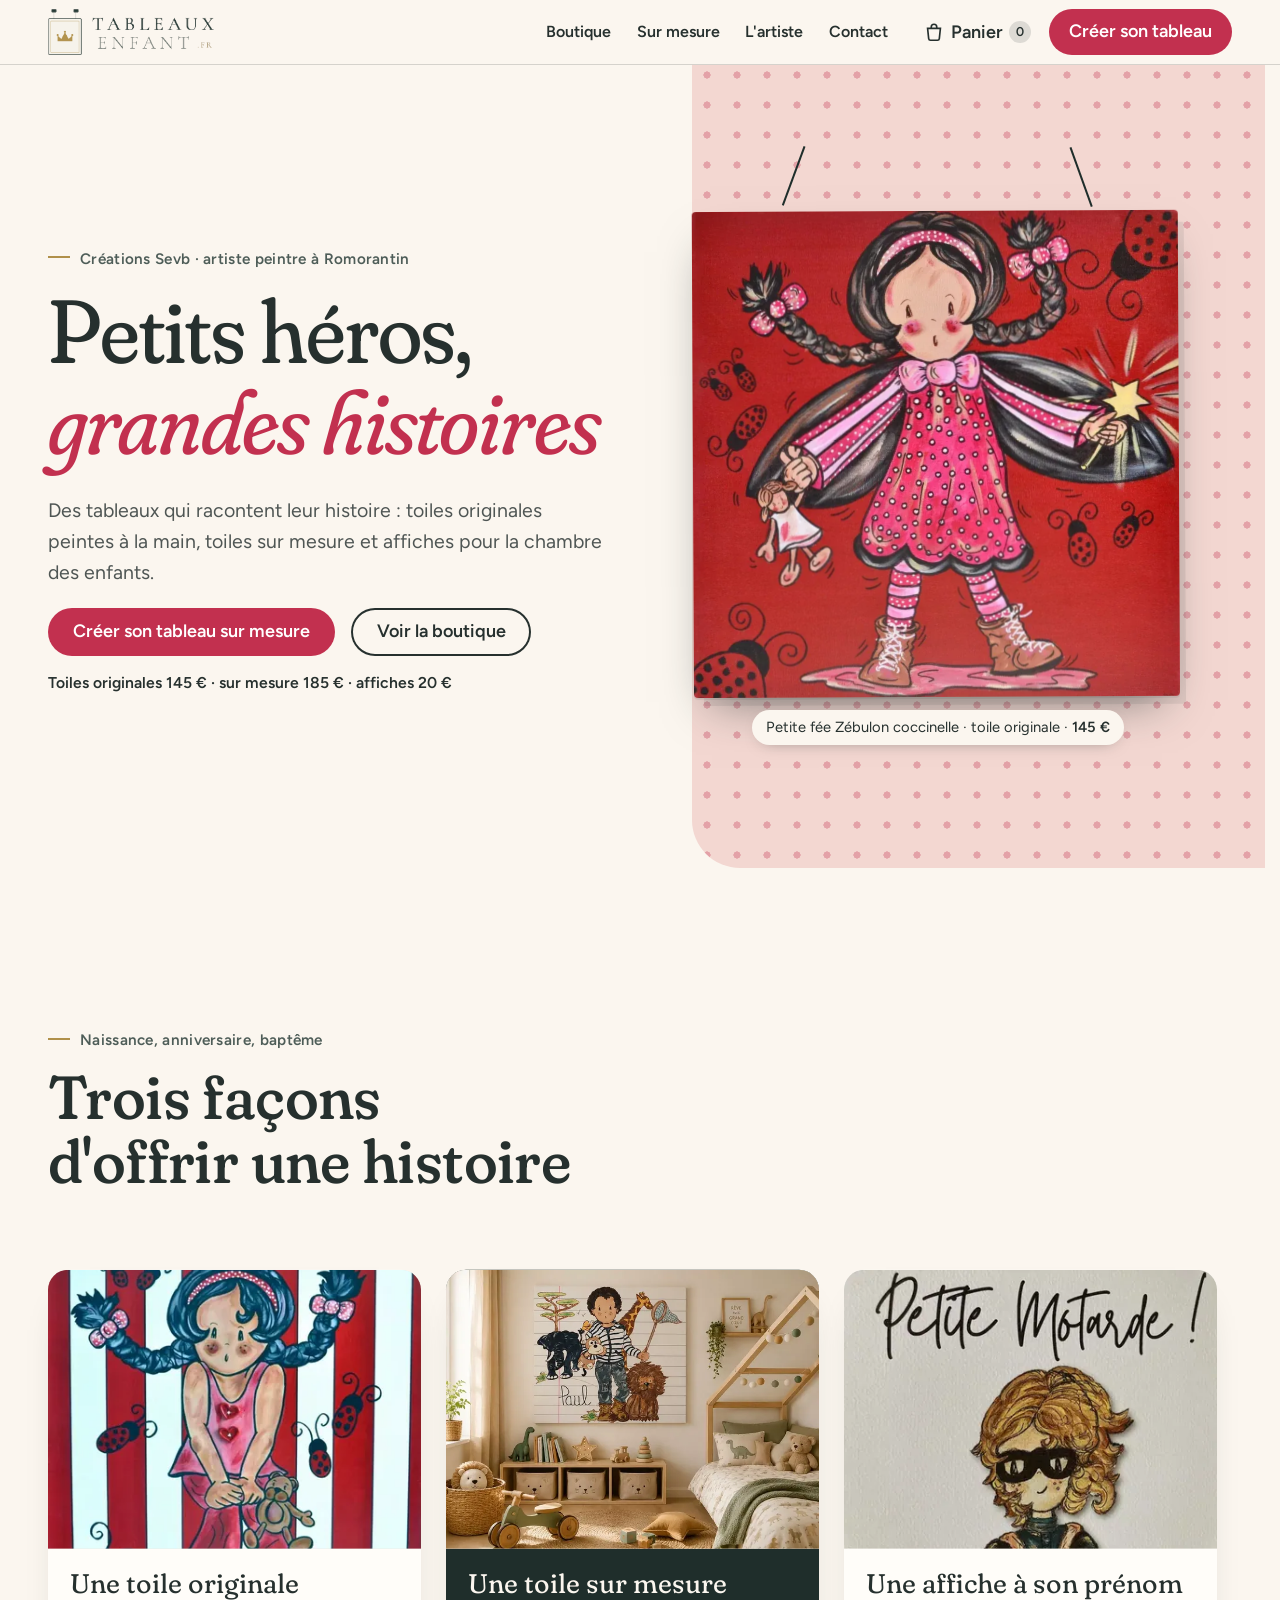
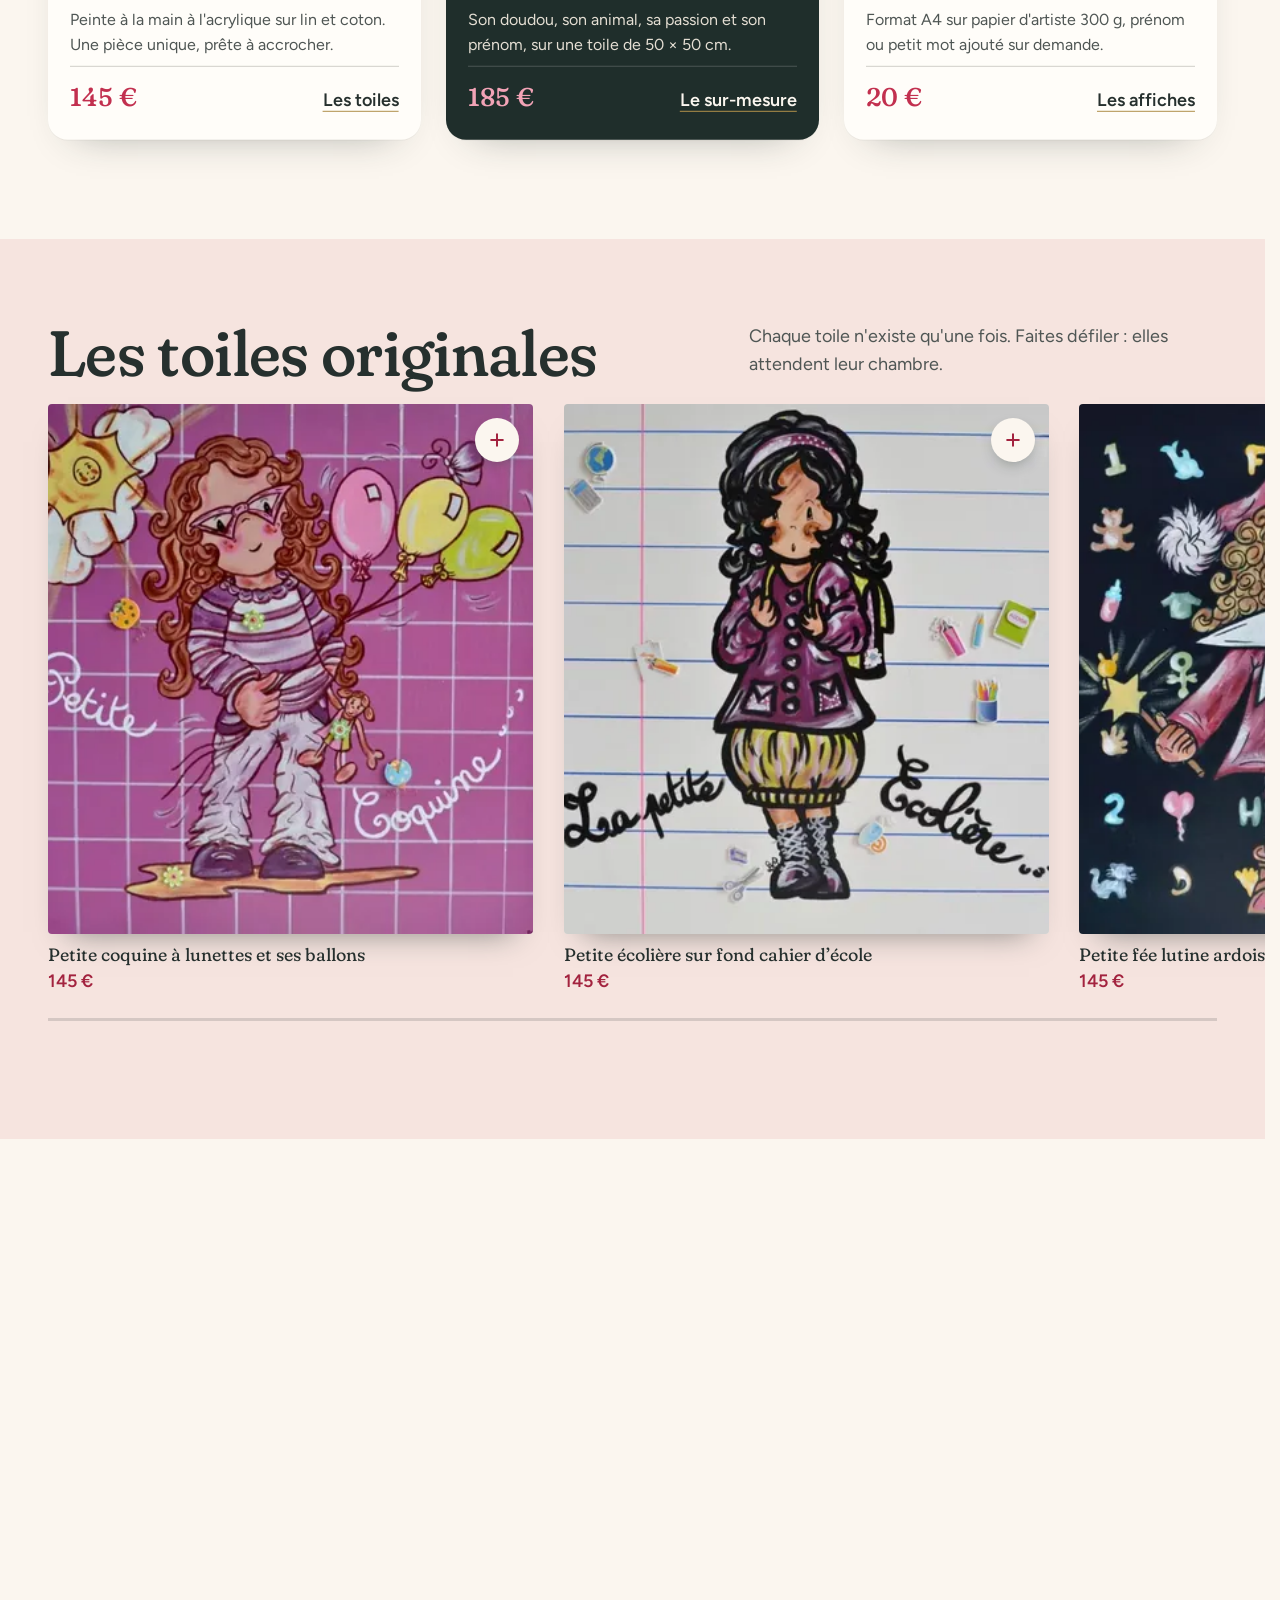
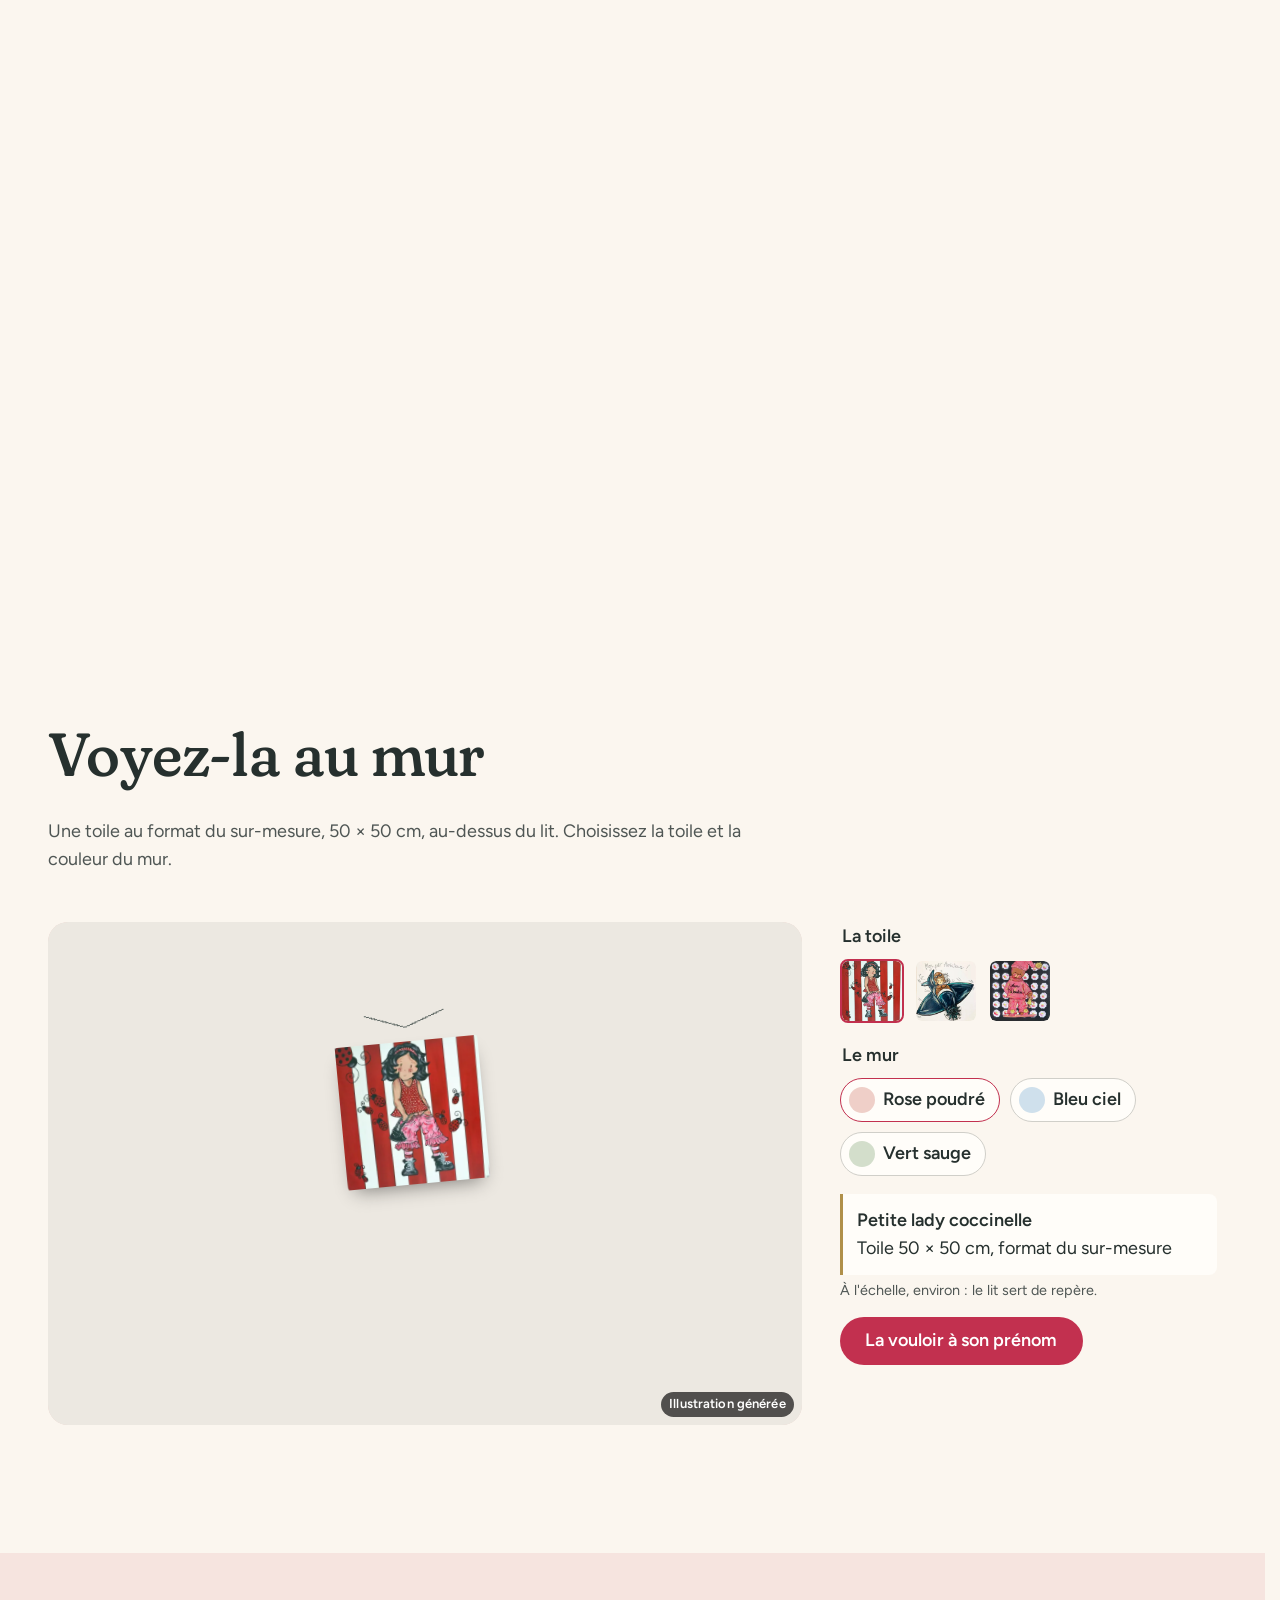
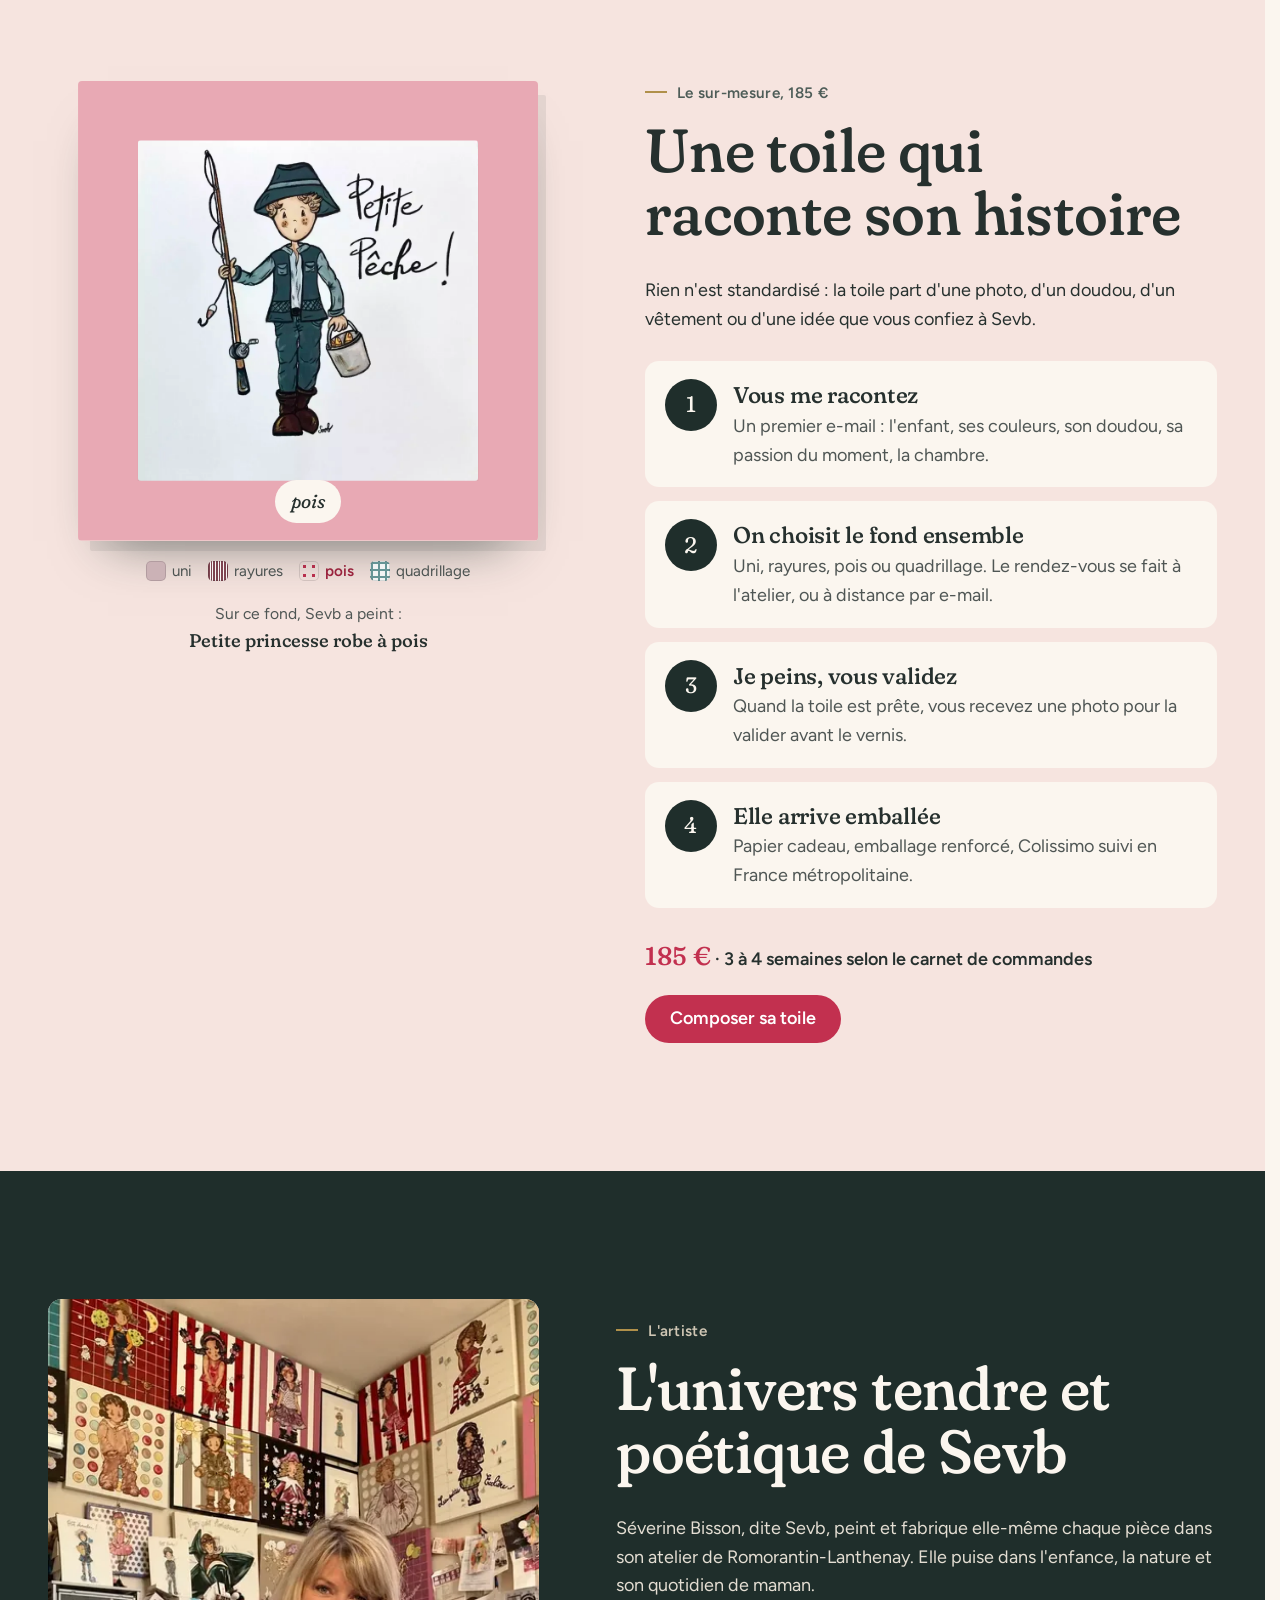
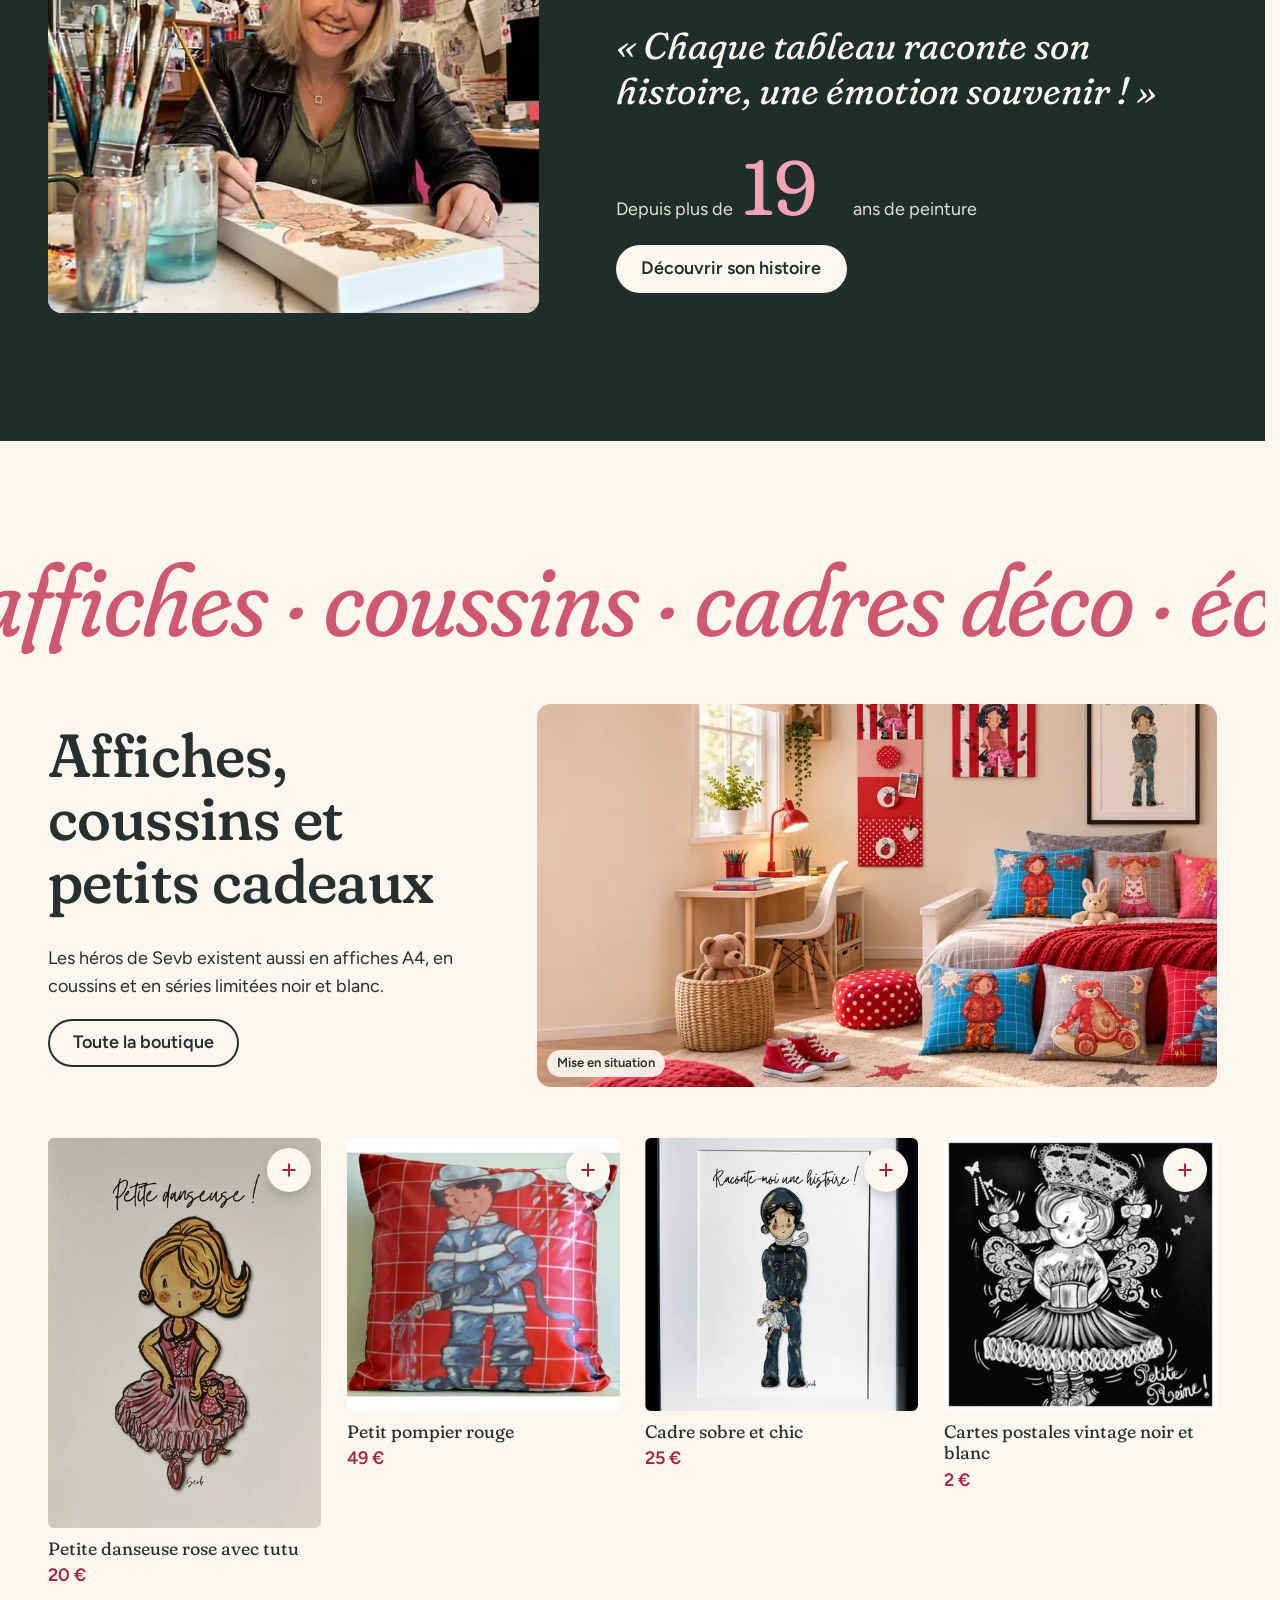
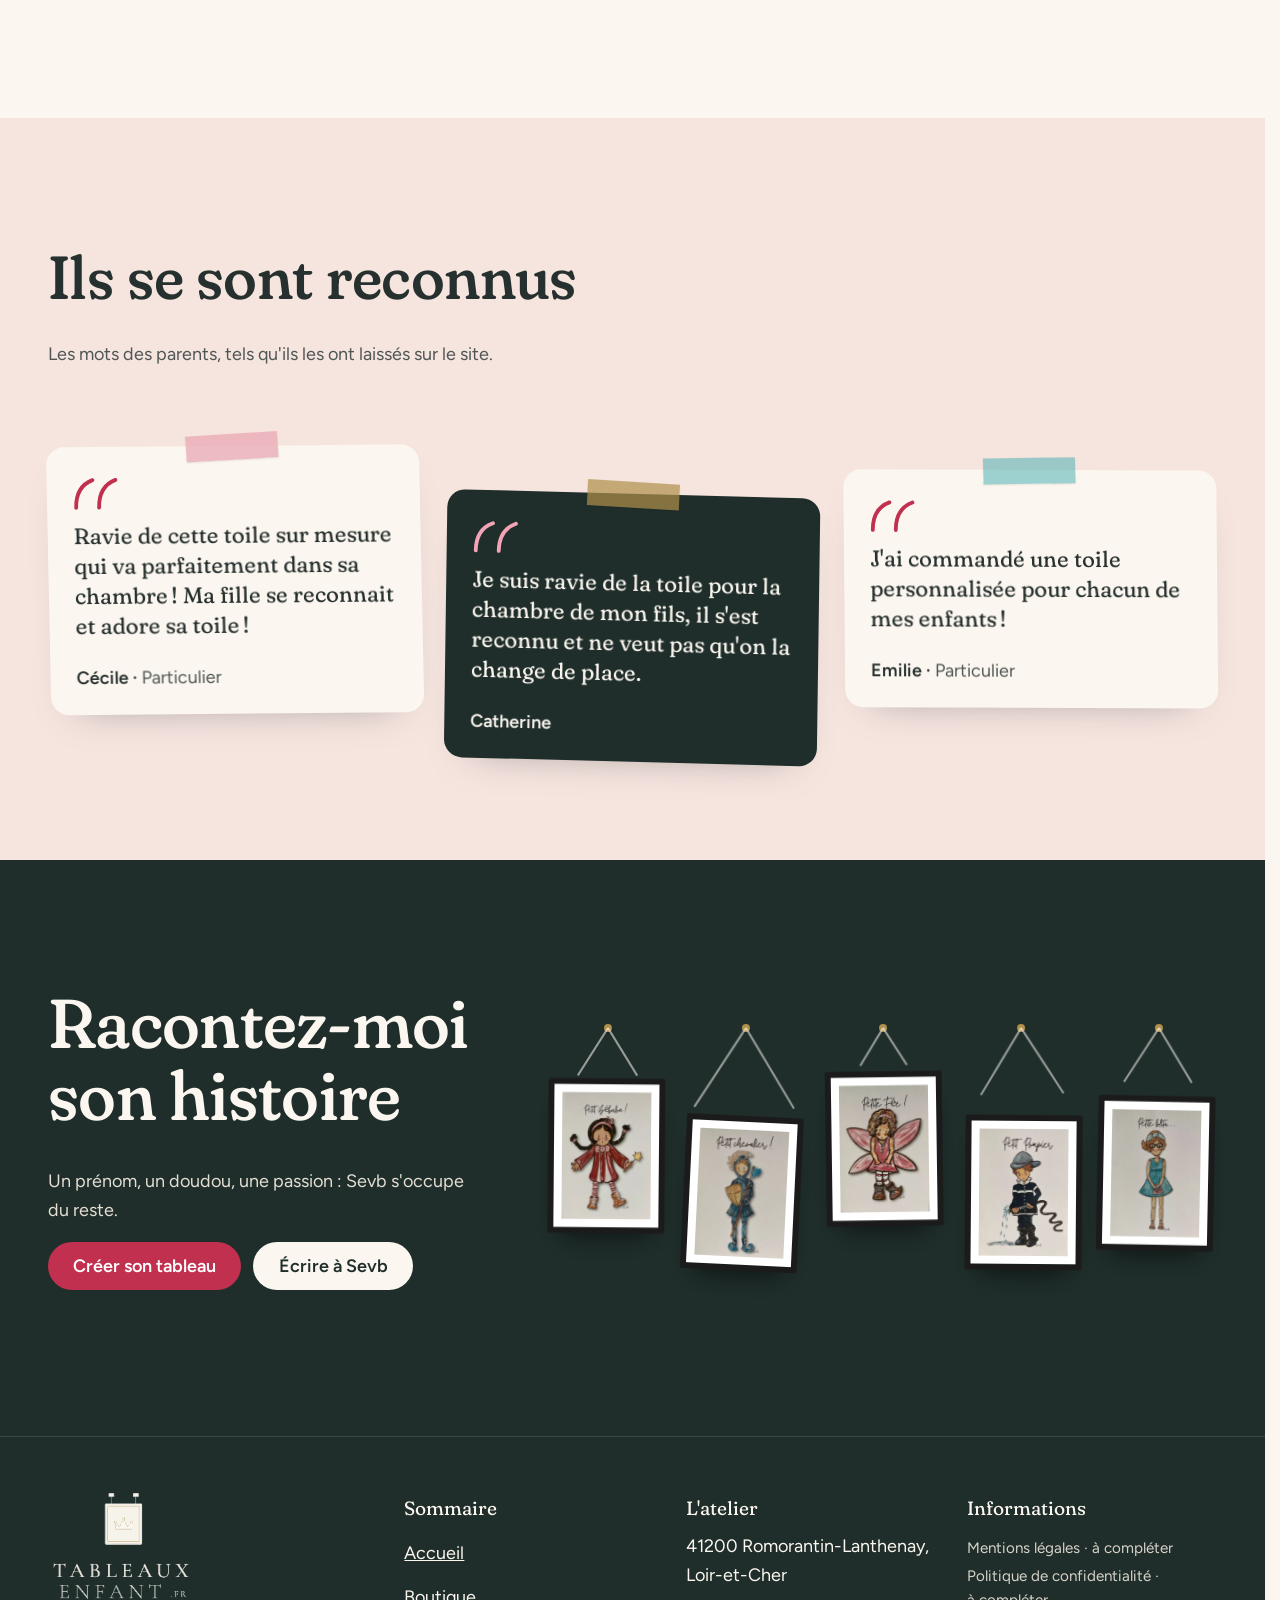
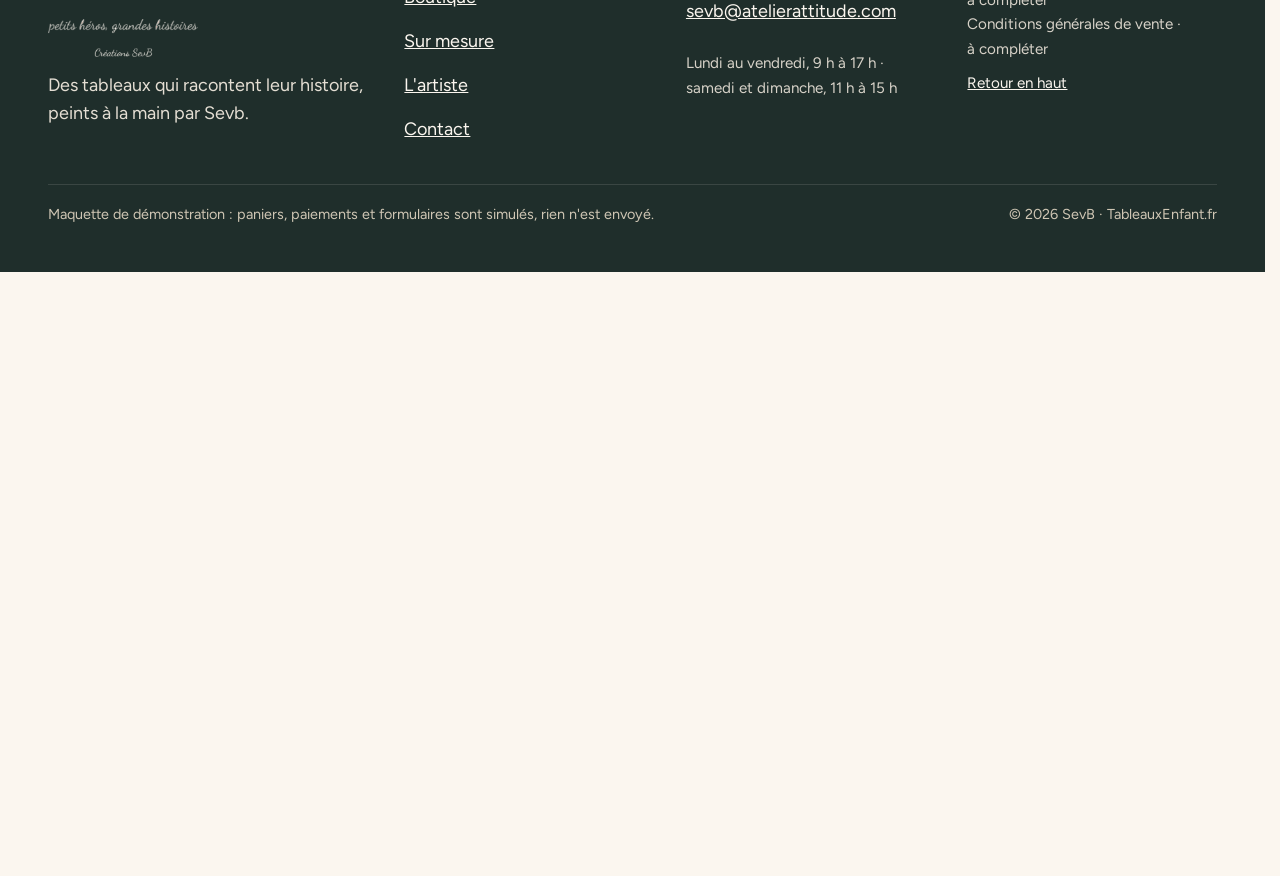
<file: index.html>
<!doctype html>
<html lang="fr" data-v="2" data-curseur>
<head>
<meta charset="utf-8">
<meta name="viewport" content="width=device-width, initial-scale=1, viewport-fit=cover">
<title>Tableaux Enfant · Toiles originales et sur mesure pour chambres d&#39;enfants, par Sevb</title>
<meta name="description" content="Toiles originales peintes à la main, tableaux sur mesure, affiches et coussins pour chambres d&#39;enfants, créés par Sevb, artiste peintre à Romorantin.">
<meta name="robots" content="noindex, nofollow">
<link rel="canonical" href="https://tableauxenfant-maquette.vercel.app/">
<style>:root{--fond:#FBF6EF;--texte:#26302E;--voile-fond:#1F2E2B;--ouverture-fond:#1F2E2B;--menu-fond:#FBF6EF}:root { --entete-h: 72px; --barres-h: 0px; } html { background: var(--fond); color: var(--texte); scrollbar-gutter: stable; } body { margin: 0; background: var(--fond); } html.js:not(.secours):not([data-arrivee="retour"]) [data-anime] { opacity: 0; } html.js:not(.secours):not([data-arrivee="retour"]) [data-anime].vu { opacity: 1; } [data-voile] { position: fixed; inset: 0; z-index: 900; background: var(--voile-fond); transform: translateY(100%); visibility: hidden; pointer-events: none; } html[data-arrivee="voile"]:not(.voile-leve):not(.secours) [data-voile] { transform: none; visibility: visible; } html.secours [data-voile] { visibility: hidden !important; } .ouverture-panneau { position: fixed; inset: 0; z-index: 850; display: none; place-content: center; justify-items: center; background: var(--ouverture-fond, var(--voile-fond)); color: var(--fond); text-align: center; } html.js[data-arrivee="intro"]:not(.secours):not(.intro-finie) .ouverture-panneau { display: grid; } html.defilement-bloque, html.defilement-bloque body, html.js[data-arrivee="intro"]:not(.secours):not(.intro-finie), html.js[data-arrivee="intro"]:not(.secours):not(.intro-finie) body, html[data-arrivee="voile"]:not(.voile-leve):not(.secours), html[data-arrivee="voile"]:not(.voile-leve):not(.secours) body { overflow: hidden; } html.js[data-arrivee="intro"]:not(.secours):not(.intro-finie) { background-color: var(--ouverture-fond, var(--voile-fond)); } html[data-arrivee="voile"]:not(.voile-leve):not(.secours) { background-color: var(--voile-fond); }</style>
<script>(function () {
var d = document.documentElement, ss = null, ls = null;
try { ss = window.sessionStorage; ls = window.localStorage; } catch (e) {}
d.classList.add('js');
var nav = performance.getEntriesByType ? performance.getEntriesByType('navigation')[0] : null;
var type = nav ? nav.type : 'navigate';
var depart = null;
try { depart = JSON.parse(ss.getItem('socle:depart') || 'null'); ss.removeItem('socle:depart'); } catch (e) {}
if (depart && !(Date.now() - depart.t < 15000)) depart = null;
var mode = type === 'back_forward' ? 'retour' : type === 'reload' ? 'intro' : depart ? 'voile' : 'intro';
d.setAttribute('data-arrivee', mode);
if (mode === 'voile' && depart.couleur) d.style.setProperty('--voile-fond', depart.couleur);
if (type === 'reload' && 'scrollRestoration' in history) {
history.scrollRestoration = 'manual';
}
try {
var choisie = ls && ls.getItem('socle:langue');
var langue = (d.lang || '').slice(0, 2);
if (choisie && choisie !== langue && type === 'navigate' && !depart) {
var alt = document.querySelector('link[rel="alternate"][hreflang="' + choisie + '"]');
if (alt) location.replace(new URL(alt.href).pathname + location.search + location.hash);
}
} catch (e) {}
setTimeout(function () { if (!d.classList.contains('demarre')) d.classList.add('secours'); }, 2000);
})();</script>
<link rel="preload" href="/assets/fonts/fraunces-normal.woff2" as="font" type="font/woff2" crossorigin>
<link rel="stylesheet" href="/assets/css/socle.css?v=2">
<link rel="stylesheet" href="/assets/css/module-panier-en-tiroir.css?v=2">
<link rel="stylesheet" href="/assets/css/module-envol-vers-le-panier.css?v=2">
<link rel="stylesheet" href="/assets/css/site.css?v=2">
<link rel="modulepreload" href="/assets/js/site.js?v=2">
<link rel="modulepreload" href="/assets/js/socle/index.js?v=2">
<script src="/assets/vendor/gsap.min.js" defer></script>
<script src="/assets/vendor/ScrollTrigger.min.js" defer></script>
<script src="/assets/vendor/SplitText.min.js" defer></script>
<script type="module" src="/assets/js/site.js?v=2"></script>
<meta name="theme-color" content="#FBF6EF">
<link rel="icon" href="/assets/images/favicon-64.png" type="image/png">
<link rel="apple-touch-icon" href="/assets/images/apple-touch-icon.png">
<meta property="og:type" content="website">
<meta property="og:site_name" content="Tableaux Enfant">
<meta property="og:locale" content="fr_FR">
<meta property="og:title" content="Tableaux Enfant · Toiles originales et sur mesure pour chambres d&#39;enfants, par Sevb">
<meta property="og:description" content="Toiles originales peintes à la main, tableaux sur mesure, affiches et coussins pour chambres d&#39;enfants, créés par Sevb, artiste peintre à Romorantin.">
<meta property="og:url" content="https://tableauxenfant-maquette.vercel.app/">
<meta property="og:image" content="https://tableauxenfant-maquette.vercel.app/assets/partage/accueil-fr.jpg">
<meta property="og:image:width" content="1200">
<meta property="og:image:height" content="630">
<meta property="og:image:alt" content="Une toile sur mesure de Sevb au-dessus d&#39;un lit d&#39;enfant">
<meta name="twitter:card" content="summary_large_image">
<script type="application/ld+json">{"@context":"https://schema.org","@type":"Store","name":"Tableaux Enfant · Créations SevB","description":"Tableaux originaux, toiles sur mesure, affiches et décorations pour chambres d'enfants, peints à la main par Sevb, artiste peintre.","email":"sevb@atelierattitude.com","address":{"@type":"PostalAddress","postalCode":"41200","addressLocality":"Romorantin-Lanthenay","addressRegion":"Loir-et-Cher","addressCountry":"FR"},"founder":{"@type":"Person","name":"Séverine Bisson","alternateName":"Sevb","jobTitle":"Artiste peintre"},"openingHoursSpecification":[{"@type":"OpeningHoursSpecification","dayOfWeek":["Monday","Tuesday","Wednesday","Thursday","Friday"],"opens":"09:00","closes":"17:00"},{"@type":"OpeningHoursSpecification","dayOfWeek":["Saturday","Sunday"],"opens":"11:00","closes":"15:00"}]}</script>
</head>
<body id="haut">
<div data-voile data-forme="iris" aria-hidden="true"><div class="voile-contenu"><img src="/assets/images/icone-clair.png" alt="" width="108" height="147"><span data-voile-libelle>Accueil</span></div></div>
<div class="ouverture-panneau" data-ouverture aria-hidden="true">
  <img class="ouverture-logo" src="/assets/images/icone-clair.png" alt="" width="108" height="147" data-ouverture-objet>
  <p class="ouverture-nom">Tableaux <span>Enfant</span></p>
  <p class="ouverture-ligne">petits héros, grandes histoires</p>
  <div class="ouverture-fonds"><span class="fond-uni"></span><span class="fond-rayures"></span><span class="fond-pois"></span><span class="fond-quadrillage"></span></div>
</div>
<a class="evitement" href="#contenu">Aller au contenu</a>
<header data-entete>
  <div class="entete-rangee">
    <a class="entete-logo" aria-label="Tableaux Enfant, accueil" href="/" data-libelle="Accueil" aria-current="page">
      <img src="/assets/images/logo-entete.png" alt="Tableaux Enfant" width="529" height="147">
    </a>
    <nav data-nav aria-label="Navigation principale">
      <ul><li><a href="/boutique" data-libelle="Boutique">Boutique</a></li><li><a href="/sur-mesure" data-libelle="Sur mesure">Sur mesure</a></li><li><a href="/artiste" data-libelle="L&#39;artiste">L&#39;artiste</a></li><li><a href="/contact" data-libelle="Contact">Contact</a></li></ul>
    </nav>
    <div class="entete-actions">
      <a class="entete-panier" href="/boutique" data-panier-ouvrir data-envol-cible data-sans-transition><svg viewBox="0 0 24 24" width="22" height="22" aria-hidden="true"><path d="M5 8h14l-1.2 11.2a2 2 0 0 1-2 1.8H8.2a2 2 0 0 1-2-1.8L5 8Z" fill="none" stroke="currentColor" stroke-width="1.8"/><path d="M9 8V6.5a3 3 0 0 1 6 0V8" fill="none" stroke="currentColor" stroke-width="1.8"/></svg><span class="entete-panier-texte">Panier</span> <span class="pet-compte est-vide" data-panier-compte>0</span></a>
      <a class="bouton" href="/sur-mesure#composer" data-libelle="Sur mesure">Créer son tableau</a>
      <button type="button" data-menu-bouton aria-controls="menu" aria-expanded="false" data-libelle-ouvrir="Menu" data-libelle-fermer="Fermer"><span data-libelle-bouton>Menu</span></button>
      <a class="menu-sansjs" href="#menu" data-menu-lien>Menu</a>
    </div>
  </div>
</header>
<script>/* Avant le premier affichage : rangées de la navigation (même règle que ajusterNav dans assets/js/socle/entete.js)
   et hauteur réelle de l'en-tête, pour que rien ne saute quand le JavaScript du site prend la main. */
(function () {
  var h = document.documentElement, u = document.querySelector('[data-nav] ul'), e = document.querySelector('[data-entete]');
  if (u) {
    var deborde = function () { return u.scrollWidth > u.clientWidth + 1; }, c = deborde();
    if (c && window.matchMedia('(min-width: 900px)').matches) {
      h.classList.add('nav-deux-rangees'); c = deborde();
      if (c) { h.classList.add('nav-deux-lignes'); var a = u.querySelector('a'); c = !a || u.getBoundingClientRect().height > a.getBoundingClientRect().height * 2.5; }
      if (c) h.classList.remove('nav-deux-rangees', 'nav-deux-lignes');
    }
    if (c) h.classList.add('nav-compacte');
  }
  if (e) h.style.setProperty('--entete-h', Math.round(e.getBoundingClientRect().height) + 'px');
})();</script>
<span id="menu-ferme" aria-hidden="true"></span>
<div id="menu" data-menu role="dialog" aria-modal="true" aria-label="Menu">
  <p class="menu-sansjs-fermer"><a href="#menu-ferme">Fermer</a></p>
  <ul><li style="--i:0"><a href="/" class="menu-lien" data-libelle="Accueil" aria-current="page">Accueil</a></li><li style="--i:1"><a href="/boutique" class="menu-lien" data-libelle="Boutique">Boutique</a></li><li style="--i:2"><a href="/sur-mesure" class="menu-lien" data-libelle="Sur mesure">Sur mesure</a></li><li style="--i:3"><a href="/artiste" class="menu-lien" data-libelle="L&#39;artiste">L&#39;artiste</a></li><li style="--i:4"><a href="/contact" class="menu-lien" data-libelle="Contact">Contact</a></li></ul>
  <p class="menu-actions"><a class="bouton" href="/sur-mesure#composer" data-libelle="Sur mesure">Créer son tableau</a></p>
  <p class="menu-email">Écrire à Sevb : <a href="mailto:sevb@atelierattitude.com">sevb@atelierattitude.com</a></p>
</div>
<main id="contenu" tabindex="-1">
<section class="ouv ouv-accueil" id="debut">
  <div class="ouv-texte">
    <p class="surtitre" data-anime="gsap">Créations Sevb · artiste peintre à Romorantin</p>
    <h1 class="ouv-titre" data-anime="gsap"><span class="ligne-masque"><span class="ouv-ligne">Petits héros,</span></span><span class="ligne-masque"><span class="ouv-ligne"><em>grandes histoires</em></span></span></h1>
    <p class="ouv-intro masque-ecran-tres-bas" data-anime="gsap">Des tableaux qui racontent leur histoire : toiles originales peintes à la main, toiles sur mesure et affiches pour la chambre des enfants.</p>
    <p class="ouv-actions" data-anime="gsap">
      <a href="/sur-mesure#composer" class="bouton" data-libelle="Sur mesure" data-action-principale data-survol="magnetique">Créer son tableau sur mesure</a>
      <a href="/boutique" class="bouton bouton--contour masque-ecran-tres-bas" data-libelle="Boutique">Voir la boutique</a>
    </p>
    <p class="ouv-info" data-info-cle data-anime="gsap">Toiles originales 145 € · sur mesure 185 € · affiches 20 €</p>
  </div>
  <div class="ouv-scene">
    <div class="ouv-mur" aria-hidden="true" data-fx-mur></div>
    <div class="toile " data-iris-centre data-effet="toile-peinte">
  <span class="toile-fils" aria-hidden="true"></span>
  <div class="toile-cadre">
    <figure class="media toile-media" style="--cadrage:50% 50%">
  <picture>
    <img src="/assets/images/toile-zebulon-coccinelle-800.webp" srcset="/assets/images/toile-zebulon-coccinelle-400.webp 400w, /assets/images/toile-zebulon-coccinelle-800.webp 800w" sizes="(max-width: 760px) 70vw, 34vw" alt="Petite fée Zébulon coccinelle, toile originale de Sevb" width="800" height="800" fetchpriority="high" loading="eager" decoding="async">
  </picture>
</figure>
    <svg class="toile-couverture" viewBox="0 0 100 100" preserveAspectRatio="none" aria-hidden="true">
      <defs>
        <pattern id="ouv-pois" width="9" height="9" patternUnits="userSpaceOnUse"><rect width="9" height="9" fill="#F6E4DF"/><circle cx="4.5" cy="4.5" r="1.9" fill="#C2304F"/></pattern>
        <mask id="ouv-masque" maskUnits="userSpaceOnUse" x="0" y="0" width="100" height="100">
          <rect width="100" height="100" fill="#fff"/>
          <path class="coup" pathLength="1" d="M-14 18 C 20 4, 52 30, 114 10" fill="none" stroke="#000" stroke-width="42" stroke-linecap="round"/>
          <path class="coup" pathLength="1" d="M114 50 C 76 36, 40 66, -14 48" fill="none" stroke="#000" stroke-width="42" stroke-linecap="round"/>
          <path class="coup" pathLength="1" d="M-14 86 C 24 72, 60 100, 114 84" fill="none" stroke="#000" stroke-width="42" stroke-linecap="round"/>
        </mask>
      </defs>
      <rect width="100" height="100" fill="url(#ouv-pois)" mask="url(#ouv-masque)"/>
    </svg>
  </div>
</div>
    <p class="toile-cartel" data-anime="gsap">Petite fée Zébulon coccinelle · toile originale · <b>145 €</b></p>
  </div>
</section>
<section class="offrir conteneur" id="offrir">
  <div class="tete-section">
    <p class="surtitre">Naissance, anniversaire, baptême</p>
    <h2 data-anime="lignes">Trois façons d&#39;offrir une histoire</h2>
  </div>
  <div class="offrir-grille" data-anime="cascade">
    <a class="offre" href="/boutique?categorie=toiles#catalogue" data-libelle="Boutique" data-fx="vitesse">
      <figure class="media offre-media" style="--cadrage:50% 30%">
  <picture>
    <img src="/assets/images/toile-lolita-coccinelle-800.webp" srcset="/assets/images/toile-lolita-coccinelle-400.webp 400w, /assets/images/toile-lolita-coccinelle-800.webp 800w" sizes="(max-width: 760px) 90vw, 30vw" alt="" width="800" height="800" loading="lazy" decoding="async">
  </picture>
</figure>
      <span class="offre-texte"><span class="offre-titre">Une toile originale</span><span class="offre-desc">Peinte à la main à l&#39;acrylique sur lin et coton. Une pièce unique, prête à accrocher.</span><span class="offre-pied"><b data-prix>145 €</b> <span class="offre-lien">Les toiles</span></span></span>
    </a>
    <a class="offre offre--phare" href="/sur-mesure" data-libelle="Sur mesure" data-fx="vitesse">
      <figure class="media offre-media" style="--cadrage:38% 40%">
  <picture>
    <img src="/assets/images/chambre-paul-1400.webp" srcset="/assets/images/chambre-paul-640.webp 640w, /assets/images/chambre-paul-1000.webp 1000w, /assets/images/chambre-paul-1400.webp 1400w" sizes="(max-width: 760px) 90vw, 30vw" alt="" width="1400" height="1050" loading="lazy" decoding="async">
  </picture>
</figure>
      <span class="offre-texte"><span class="offre-titre">Une toile sur mesure</span><span class="offre-desc">Son doudou, son animal, sa passion et son prénom, sur une toile de 50 × 50 cm.</span><span class="offre-pied"><b data-prix>185 €</b> <span class="offre-lien">Le sur-mesure</span></span></span>
    </a>
    <a class="offre" href="/boutique?categorie=affiches#catalogue" data-libelle="Boutique" data-fx="vitesse">
      <figure class="media offre-media" style="--cadrage:50% 50%">
  <picture>
    <img src="/assets/images/detail-motarde-800.webp" srcset="/assets/images/detail-motarde-400.webp 400w, /assets/images/detail-motarde-800.webp 800w" sizes="(max-width: 760px) 90vw, 30vw" alt="" width="800" height="600" loading="lazy" decoding="async">
  </picture>
</figure>
      <span class="offre-texte"><span class="offre-titre">Une affiche à son prénom</span><span class="offre-desc">Format A4 sur papier d&#39;artiste 300 g, prénom ou petit mot ajouté sur demande.</span><span class="offre-pied"><b data-prix>20 €</b> <span class="offre-lien">Les affiches</span></span></span>
    </a>
  </div>
</section>
<section class="toiles ecran epingle fond-rose" id="toiles" data-fx="galerie">
  <div class="conteneur toiles-tete">
    <h2 data-anime="lignes">Les toiles originales</h2>
    <p class="masque-ecran-bas">Chaque toile n&#39;existe qu&#39;une fois. Faites défiler : elles attendent leur chambre.</p>
  </div>
  <div class="piste toiles-piste" data-galerie tabindex="0" role="region" aria-label="Toiles originales, défilement horizontal">
    <article class="produit toile-carte" data-produit="toile-coquine-ballons" data-panier-produit>
  <a class="produit-lien" href="/boutique?produit=toile-coquine-ballons" data-libelle="Boutique">
    <figure class="media produit-media produit-media--toiles" style="--cadrage:50% 50%">
  <picture>
    <img src="/assets/images/toile-coquine-ballons-800.webp" srcset="/assets/images/toile-coquine-ballons-400.webp 400w, /assets/images/toile-coquine-ballons-800.webp 800w" sizes="(max-width: 760px) 70vw, 30vw" alt="Petite coquine à lunettes et ses ballons" width="800" height="800" loading="lazy" decoding="async">
  </picture>
</figure>
    <span class="produit-texte"><span class="produit-titre">Petite coquine à lunettes et ses ballons</span>
    <span class="produit-prix" data-prix>145 €</span></span>
  </a>
  <button type="button" class="ajout-rapide" data-panier-ajouter="toile-coquine-ballons" data-nom="Petite coquine à lunettes et ses ballons" data-prix="145" data-image="/assets/images/toile-coquine-ballons-400.webp" aria-label="Ajouter Petite coquine à lunettes et ses ballons au panier"><svg viewBox="0 0 24 24" width="20" height="20" aria-hidden="true"><path d="M12 5v14M5 12h14" stroke="currentColor" stroke-width="2.4" stroke-linecap="round"/></svg></button>
</article><article class="produit toile-carte" data-produit="toile-ecoliere" data-panier-produit>
  <a class="produit-lien" href="/boutique?produit=toile-ecoliere" data-libelle="Boutique">
    <figure class="media produit-media produit-media--toiles" style="--cadrage:50% 50%">
  <picture>
    <img src="/assets/images/toile-ecoliere-800.webp" srcset="/assets/images/toile-ecoliere-400.webp 400w, /assets/images/toile-ecoliere-800.webp 800w" sizes="(max-width: 760px) 70vw, 30vw" alt="Petite écolière sur fond cahier d’école" width="800" height="800" loading="lazy" decoding="async">
  </picture>
</figure>
    <span class="produit-texte"><span class="produit-titre">Petite écolière sur fond cahier d’école</span>
    <span class="produit-prix" data-prix>145 €</span></span>
  </a>
  <button type="button" class="ajout-rapide" data-panier-ajouter="toile-ecoliere" data-nom="Petite écolière sur fond cahier d’école" data-prix="145" data-image="/assets/images/toile-ecoliere-400.webp" aria-label="Ajouter Petite écolière sur fond cahier d’école au panier"><svg viewBox="0 0 24 24" width="20" height="20" aria-hidden="true"><path d="M12 5v14M5 12h14" stroke="currentColor" stroke-width="2.4" stroke-linecap="round"/></svg></button>
</article><article class="produit toile-carte" data-produit="toile-lutine-ardoise" data-panier-produit>
  <a class="produit-lien" href="/boutique?produit=toile-lutine-ardoise" data-libelle="Boutique">
    <figure class="media produit-media produit-media--toiles" style="--cadrage:50% 50%">
  <picture>
    <img src="/assets/images/toile-lutine-ardoise-800.webp" srcset="/assets/images/toile-lutine-ardoise-400.webp 400w, /assets/images/toile-lutine-ardoise-800.webp 800w" sizes="(max-width: 760px) 70vw, 30vw" alt="Petite fée lutine ardoise et ses jouets" width="800" height="800" loading="lazy" decoding="async">
  </picture>
</figure>
    <span class="produit-texte"><span class="produit-titre">Petite fée lutine ardoise et ses jouets</span>
    <span class="produit-prix" data-prix>145 €</span></span>
  </a>
  <button type="button" class="ajout-rapide" data-panier-ajouter="toile-lutine-ardoise" data-nom="Petite fée lutine ardoise et ses jouets" data-prix="145" data-image="/assets/images/toile-lutine-ardoise-400.webp" aria-label="Ajouter Petite fée lutine ardoise et ses jouets au panier"><svg viewBox="0 0 24 24" width="20" height="20" aria-hidden="true"><path d="M12 5v14M5 12h14" stroke="currentColor" stroke-width="2.4" stroke-linecap="round"/></svg></button>
</article><article class="produit toile-carte" data-produit="toile-femme-affaires" data-panier-produit>
  <a class="produit-lien" href="/boutique?produit=toile-femme-affaires" data-libelle="Boutique">
    <figure class="media produit-media produit-media--toiles" style="--cadrage:50% 50%">
  <picture>
    <img src="/assets/images/toile-femme-affaires-800.webp" srcset="/assets/images/toile-femme-affaires-400.webp 400w, /assets/images/toile-femme-affaires-800.webp 800w" sizes="(max-width: 760px) 70vw, 30vw" alt="Petite femme d’affaires" width="800" height="800" loading="lazy" decoding="async">
  </picture>
</figure>
    <span class="produit-texte"><span class="produit-titre">Petite femme d’affaires</span>
    <span class="produit-prix" data-prix>145 €</span></span>
  </a>
  <button type="button" class="ajout-rapide" data-panier-ajouter="toile-femme-affaires" data-nom="Petite femme d’affaires" data-prix="145" data-image="/assets/images/toile-femme-affaires-400.webp" aria-label="Ajouter Petite femme d’affaires au panier"><svg viewBox="0 0 24 24" width="20" height="20" aria-hidden="true"><path d="M12 5v14M5 12h14" stroke="currentColor" stroke-width="2.4" stroke-linecap="round"/></svg></button>
</article><article class="produit toile-carte" data-produit="toile-prince-nb" data-panier-produit>
  <a class="produit-lien" href="/boutique?produit=toile-prince-nb" data-libelle="Boutique">
    <figure class="media produit-media produit-media--toiles" style="--cadrage:50% 50%">
  <picture>
    <img src="/assets/images/toile-prince-nb-800.webp" srcset="/assets/images/toile-prince-nb-400.webp 400w, /assets/images/toile-prince-nb-800.webp 800w" sizes="(max-width: 760px) 70vw, 30vw" alt="Mon petit prince noir et blanc" width="800" height="800" loading="lazy" decoding="async">
  </picture>
</figure>
    <span class="produit-texte"><span class="produit-titre">Mon petit prince noir et blanc</span>
    <span class="produit-prix" data-prix>195 €</span></span>
  </a>
  <button type="button" class="ajout-rapide" data-panier-ajouter="toile-prince-nb" data-nom="Mon petit prince noir et blanc" data-prix="195" data-image="/assets/images/toile-prince-nb-400.webp" aria-label="Ajouter Mon petit prince noir et blanc au panier"><svg viewBox="0 0 24 24" width="20" height="20" aria-hidden="true"><path d="M12 5v14M5 12h14" stroke="currentColor" stroke-width="2.4" stroke-linecap="round"/></svg></button>
</article><article class="produit toile-carte" data-produit="toile-lolita-lapin" data-panier-produit>
  <a class="produit-lien" href="/boutique?produit=toile-lolita-lapin" data-libelle="Boutique">
    <figure class="media produit-media produit-media--toiles" style="--cadrage:50% 50%">
  <picture>
    <img src="/assets/images/toile-lolita-lapin-800.webp" srcset="/assets/images/toile-lolita-lapin-400.webp 400w, /assets/images/toile-lolita-lapin-800.webp 800w" sizes="(max-width: 760px) 70vw, 30vw" alt="Petite Lolita et son doudou lapin vert anis" width="800" height="800" loading="lazy" decoding="async">
  </picture>
</figure>
    <span class="produit-texte"><span class="produit-titre">Petite Lolita et son doudou lapin vert anis</span>
    <span class="produit-prix" data-prix>145 €</span></span>
  </a>
  <button type="button" class="ajout-rapide" data-panier-ajouter="toile-lolita-lapin" data-nom="Petite Lolita et son doudou lapin vert anis" data-prix="145" data-image="/assets/images/toile-lolita-lapin-400.webp" aria-label="Ajouter Petite Lolita et son doudou lapin vert anis au panier"><svg viewBox="0 0 24 24" width="20" height="20" aria-hidden="true"><path d="M12 5v14M5 12h14" stroke="currentColor" stroke-width="2.4" stroke-linecap="round"/></svg></button>
</article><article class="produit toile-carte" data-produit="toile-chipie-modele" data-panier-produit>
  <a class="produit-lien" href="/boutique?produit=toile-chipie-modele" data-libelle="Boutique">
    <figure class="media produit-media produit-media--toiles" style="--cadrage:50% 50%">
  <picture>
    <img src="/assets/images/toile-chipie-modele-800.webp" srcset="/assets/images/toile-chipie-modele-400.webp 400w, /assets/images/toile-chipie-modele-800.webp 800w" sizes="(max-width: 760px) 70vw, 30vw" alt="Petite chipie fille modèle" width="800" height="800" loading="lazy" decoding="async">
  </picture>
</figure>
    <span class="produit-texte"><span class="produit-titre">Petite chipie fille modèle</span>
    <span class="produit-prix" data-prix>145 €</span></span>
  </a>
  <button type="button" class="ajout-rapide" data-panier-ajouter="toile-chipie-modele" data-nom="Petite chipie fille modèle" data-prix="145" data-image="/assets/images/toile-chipie-modele-400.webp" aria-label="Ajouter Petite chipie fille modèle au panier"><svg viewBox="0 0 24 24" width="20" height="20" aria-hidden="true"><path d="M12 5v14M5 12h14" stroke="currentColor" stroke-width="2.4" stroke-linecap="round"/></svg></button>
</article>
    <a class="toiles-fin" href="/boutique?categorie=toiles#catalogue" data-libelle="Boutique"><span>Toutes les toiles</span><svg viewBox="0 0 40 16" aria-hidden="true"><path d="M2 8h34M30 2l6 6-6 6" fill="none" stroke="currentColor" stroke-width="2"/></svg></a>
  </div>
  <div class="galerie-progres" aria-hidden="true"><span></span></div>
</section>
<section class="mur conteneur" id="mur" data-effet="voir-au-mur">
  <div class="tete-section">
    <h2 data-anime="lignes">Voyez-la au mur</h2>
    <p>Une toile au format du sur-mesure, 50 × 50 cm, au-dessus du lit. Choisissez la toile et la couleur du mur.</p>
  </div>
  <div class="mur-corps">
    <div class="mur-scene" data-mur-scene data-mur="rose">
      <figure class="media mur-photo mur-photo--rose est-active" data-grok data-mur-photo="rose" style="--cadrage:50% 50%">
  <picture><source media="(max-width: 760px) and (orientation: portrait)" srcset="/assets/images/grok/chambre-rose-mobile-640.webp 640w, /assets/images/grok/chambre-rose-mobile-1080.webp 1080w" sizes="(max-width: 760px) 100vw, 66vw">
    <img src="/assets/images/grok/chambre-rose-1280.webp" srcset="/assets/images/grok/chambre-rose-640.webp 640w, /assets/images/grok/chambre-rose-1280.webp 1280w, /assets/images/grok/chambre-rose-1920.webp 1920w" sizes="(max-width: 760px) 100vw, 66vw" alt="Rose poudré" width="1280" height="853" loading="lazy" decoding="async">
  </picture><figcaption class="mention-ia">Illustration générée</figcaption>
</figure><figure class="media mur-photo mur-photo--bleue" data-grok data-mur-photo="bleue" style="--cadrage:50% 50%">
  <picture><source media="(max-width: 760px) and (orientation: portrait)" srcset="/assets/images/grok/chambre-bleue-mobile-640.webp 640w, /assets/images/grok/chambre-bleue-mobile-1080.webp 1080w" sizes="(max-width: 760px) 100vw, 66vw">
    <img src="/assets/images/grok/chambre-bleue-1280.webp" srcset="/assets/images/grok/chambre-bleue-640.webp 640w, /assets/images/grok/chambre-bleue-1280.webp 1280w, /assets/images/grok/chambre-bleue-1920.webp 1920w" sizes="(max-width: 760px) 100vw, 66vw" alt="Bleu ciel" width="1280" height="853" loading="lazy" decoding="async">
  </picture><figcaption class="mention-ia">Illustration générée</figcaption>
</figure><figure class="media mur-photo mur-photo--sauge" data-grok data-mur-photo="sauge" style="--cadrage:50% 50%">
  <picture><source media="(max-width: 760px) and (orientation: portrait)" srcset="/assets/images/grok/chambre-sauge-mobile-640.webp 640w, /assets/images/grok/chambre-sauge-mobile-1080.webp 1080w" sizes="(max-width: 760px) 100vw, 66vw">
    <img src="/assets/images/grok/chambre-sauge-1280.webp" srcset="/assets/images/grok/chambre-sauge-640.webp 640w, /assets/images/grok/chambre-sauge-1280.webp 1280w, /assets/images/grok/chambre-sauge-1920.webp 1920w" sizes="(max-width: 760px) 100vw, 66vw" alt="Vert sauge" width="1280" height="853" loading="lazy" decoding="async">
  </picture><figcaption class="mention-ia">Illustration générée</figcaption>
</figure>
      <div class="mur-toile" data-mur-toile>
        <figure class="media mur-toile-media est-active" data-mur-image="toile-lady-coccinelle" style="--cadrage:50% 50%">
  <picture>
    <img src="/assets/images/toile-lady-coccinelle-800.webp" srcset="/assets/images/toile-lady-coccinelle-400.webp 400w, /assets/images/toile-lady-coccinelle-800.webp 800w" sizes="20vw" alt="Petite lady coccinelle" width="800" height="800" loading="lazy" decoding="async">
  </picture>
</figure><figure class="media mur-toile-media" data-mur-image="toile-aviateur" style="--cadrage:50% 50%">
  <picture>
    <img src="/assets/images/toile-aviateur-800.webp" srcset="/assets/images/toile-aviateur-400.webp 400w, /assets/images/toile-aviateur-800.webp 800w" sizes="20vw" alt="Mon petit aviateur en vol" width="800" height="800" loading="lazy" decoding="async">
  </picture>
</figure><figure class="media mur-toile-media" data-mur-image="toile-ours-doudou" style="--cadrage:50% 50%">
  <picture>
    <img src="/assets/images/toile-ours-doudou-800.webp" srcset="/assets/images/toile-ours-doudou-400.webp 400w, /assets/images/toile-ours-doudou-800.webp 800w" sizes="20vw" alt="Petit ours, fond nuages, mon doudou" width="800" height="800" loading="lazy" decoding="async">
  </picture>
</figure>
      </div>
    </div>
    <div class="mur-commandes">
      <fieldset><legend>La toile</legend>
        <div class="mur-choix"><button type="button" class="mur-vignette" data-mur-choix-toile="toile-lady-coccinelle" aria-pressed="true" aria-label="Petite lady coccinelle"><figure class="media " style="--cadrage:50% 50%">
  <picture>
    <img src="/assets/images/toile-lady-coccinelle-800.webp" srcset="/assets/images/toile-lady-coccinelle-400.webp 400w, /assets/images/toile-lady-coccinelle-800.webp 800w" sizes="64px" alt="" width="800" height="800" loading="lazy" decoding="async">
  </picture>
</figure></button><button type="button" class="mur-vignette" data-mur-choix-toile="toile-aviateur" aria-pressed="false" aria-label="Mon petit aviateur en vol"><figure class="media " style="--cadrage:50% 50%">
  <picture>
    <img src="/assets/images/toile-aviateur-800.webp" srcset="/assets/images/toile-aviateur-400.webp 400w, /assets/images/toile-aviateur-800.webp 800w" sizes="64px" alt="" width="800" height="800" loading="lazy" decoding="async">
  </picture>
</figure></button><button type="button" class="mur-vignette" data-mur-choix-toile="toile-ours-doudou" aria-pressed="false" aria-label="Petit ours, fond nuages, mon doudou"><figure class="media " style="--cadrage:50% 50%">
  <picture>
    <img src="/assets/images/toile-ours-doudou-800.webp" srcset="/assets/images/toile-ours-doudou-400.webp 400w, /assets/images/toile-ours-doudou-800.webp 800w" sizes="64px" alt="" width="800" height="800" loading="lazy" decoding="async">
  </picture>
</figure></button></div>
      </fieldset>
      <fieldset><legend>Le mur</legend>
        <div class="mur-choix"><button type="button" class="mur-pastille mur-pastille--rose" data-mur-choix-mur="rose" aria-pressed="true"><span aria-hidden="true"></span>Rose poudré</button><button type="button" class="mur-pastille mur-pastille--bleue" data-mur-choix-mur="bleue" aria-pressed="false"><span aria-hidden="true"></span>Bleu ciel</button><button type="button" class="mur-pastille mur-pastille--sauge" data-mur-choix-mur="sauge" aria-pressed="false"><span aria-hidden="true"></span>Vert sauge</button></div>
      </fieldset>
      <p class="mur-cartel" aria-live="polite"><b data-mur-titre>Petite lady coccinelle</b><br>Toile 50 × 50 cm, format du sur-mesure</p>
      <p class="mur-echelle">À l&#39;échelle, environ : le lit sert de repère.</p>
      <a href="/sur-mesure#composer" class="bouton" data-libelle="Sur mesure">La vouloir à son prénom</a>
    </div>
  </div>
</section>
<section class="mesure fond-rose" id="sur-mesure">
  <div class="conteneur mesure-grille">
    <div class="mesure-colle">
      <div class="mesure-toile" data-effet="fonds" data-fond="uni" role="img" aria-label="Les quatre fonds du sur-mesure et une toile de Sevb peinte sur chacun">
        <span class="fond fond--uni" data-fond-calque="uni"></span><div class="fond-toile" data-fond-toile="uni"><figure class="media " style="--cadrage:50% 50%">
  <picture>
    <img src="/assets/images/toile-petite-peche-800.webp" srcset="/assets/images/toile-petite-peche-400.webp 400w, /assets/images/toile-petite-peche-800.webp 800w" sizes="(max-width: 860px) 300px, 34vw" alt="" width="800" height="800" loading="lazy" decoding="async">
  </picture>
</figure></div><span class="fond fond--rayures" data-fond-calque="rayures"></span><div class="fond-toile" data-fond-toile="rayures"><figure class="media " style="--cadrage:50% 50%">
  <picture>
    <img src="/assets/images/toile-lolita-lunettes-800.webp" srcset="/assets/images/toile-lolita-lunettes-400.webp 400w, /assets/images/toile-lolita-lunettes-800.webp 800w" sizes="(max-width: 860px) 300px, 34vw" alt="" width="800" height="800" loading="lazy" decoding="async">
  </picture>
</figure></div><span class="fond fond--pois" data-fond-calque="pois"></span><div class="fond-toile" data-fond-toile="pois"><figure class="media " style="--cadrage:50% 50%">
  <picture>
    <img src="/assets/images/toile-princesse-pois-800.webp" srcset="/assets/images/toile-princesse-pois-400.webp 400w, /assets/images/toile-princesse-pois-800.webp 800w" sizes="(max-width: 860px) 300px, 34vw" alt="" width="800" height="800" loading="lazy" decoding="async">
  </picture>
</figure></div><span class="fond fond--quadrillage" data-fond-calque="quadrillage"></span><div class="fond-toile" data-fond-toile="quadrillage"><figure class="media " style="--cadrage:50% 50%">
  <picture>
    <img src="/assets/images/toile-prince-turquoise-400.webp" srcset="/assets/images/toile-prince-turquoise-400.webp 400w" sizes="(max-width: 860px) 300px, 34vw" alt="" width="400" height="400" loading="lazy" decoding="async">
  </picture>
</figure></div>
        <span class="mesure-toile-nom" data-fond-nom>uni</span>
      </div>
      <ul class="mesure-fonds" aria-hidden="true"><li data-fond-repere="uni" data-fond-exemple="Petite pêche" class="est-actif"><span class="pastille fond--uni"></span>uni</li><li data-fond-repere="rayures" data-fond-exemple="Petite Lolita brune à lunettes et tresses"><span class="pastille fond--rayures"></span>rayures</li><li data-fond-repere="pois" data-fond-exemple="Petite princesse robe à pois"><span class="pastille fond--pois"></span>pois</li><li data-fond-repere="quadrillage" data-fond-exemple="Mon petit prince, fond quadrillé turquoise"><span class="pastille fond--quadrillage"></span>quadrillage</li></ul>
      <p class="mesure-exemple" aria-live="polite">Sur ce fond, Sevb a peint : <b data-fond-exemple-titre>Petite pêche</b></p>
    </div>
    <div class="mesure-texte">
      <p class="surtitre">Le sur-mesure, 185 €</p>
      <h2 data-anime="lignes">Une toile qui raconte son histoire</h2>
      <p class="mesure-intro" data-anime>Rien n&#39;est standardisé : la toile part d&#39;une photo, d&#39;un doudou, d&#39;un vêtement ou d&#39;une idée que vous confiez à Sevb.</p>
      <ol class="etapes">
        <li class="etape" data-etape-fond="uni" data-anime><span class="etape-num">1</span><h3>Vous me racontez</h3><p>Un premier e-mail : l&#39;enfant, ses couleurs, son doudou, sa passion du moment, la chambre.</p></li><li class="etape" data-etape-fond="rayures" data-anime><span class="etape-num">2</span><h3>On choisit le fond ensemble</h3><p>Uni, rayures, pois ou quadrillage. Le rendez-vous se fait à l&#39;atelier, ou à distance par e-mail.</p></li><li class="etape" data-etape-fond="pois" data-anime><span class="etape-num">3</span><h3>Je peins, vous validez</h3><p>Quand la toile est prête, vous recevez une photo pour la valider avant le vernis.</p></li><li class="etape" data-etape-fond="quadrillage" data-anime><span class="etape-num">4</span><h3>Elle arrive emballée</h3><p>Papier cadeau, emballage renforcé, Colissimo suivi en France métropolitaine.</p></li>
      </ol>
      <p class="mesure-delai"><b data-prix>185 €</b> · 3 à 4 semaines selon le carnet de commandes</p>
      <a href="/sur-mesure#composer" class="bouton" data-libelle="Sur mesure" data-survol="magnetique">Composer sa toile</a>
    </div>
  </div>
</section>
<section class="sevb fond-sombre" id="sevb">
  <div class="conteneur sevb-grille">
    <figure class="media sevb-media" data-anime="rideau" style="--cadrage:62% 45%">
  <picture>
    <img src="/assets/images/sevb-atelier-1400.webp" srcset="/assets/images/sevb-atelier-480.webp 480w, /assets/images/sevb-atelier-800.webp 800w, /assets/images/sevb-atelier-1100.webp 1100w, /assets/images/sevb-atelier-1400.webp 1400w" sizes="(max-width: 760px) 90vw, 36vw" alt="Sevb dans son atelier, pinceau à la main, devant un mur de toiles" width="1400" height="1750" loading="lazy" decoding="async">
  </picture>
</figure>
    <div class="sevb-texte">
      <p class="surtitre">L&#39;artiste</p>
      <h2 data-anime="lignes">L&#39;univers tendre et poétique de Sevb</h2>
      <p data-anime>Séverine Bisson, dite Sevb, peint et fabrique elle-même chaque pièce dans son atelier de Romorantin-Lanthenay. Elle puise dans l&#39;enfance, la nature et son quotidien de maman.</p>
      <blockquote class="sevb-citation" data-anime="mots"><p>« Chaque tableau raconte son histoire, une émotion souvenir ! »</p></blockquote>
      <p class="sevb-chiffre"><span>Depuis plus de</span> <strong data-compteur="20">20</strong> <span>ans de peinture</span></p>
      <a href="/artiste" class="bouton bouton--clair" data-libelle="L&#39;artiste">Découvrir son histoire</a>
    </div>
  </div>
</section>
<section class="plus" id="plus">
  <div class="plus-ruban" data-fx="mots-geants" aria-hidden="true" data-ruban data-visuel>
    <p data-fx-rangee>affiches · coussins · cadres déco · échelles porte-photo · cartes postales · marque-pages · affiches · coussins · cadres déco · échelles porte-photo · cartes postales · marque-pages ·</p>
  </div>
  <div class="conteneur plus-grille">
    <div class="plus-texte">
      <h2 data-anime="lignes">Affiches, coussins et petits cadeaux</h2>
      <p data-anime>Les héros de Sevb existent aussi en affiches A4, en coussins et en séries limitées noir et blanc.</p>
      <a href="/boutique" class="bouton bouton--contour" data-libelle="Boutique">Toute la boutique</a>
    </div>
    <figure class="media plus-media" data-fx="parallaxe" data-fx-force="8" style="--cadrage:50% 50%">
  <picture><source media="(max-width: 760px) and (orientation: portrait)" srcset="/assets/images/chambre-coussins-mobile-640.webp 640w" sizes="(max-width: 760px) 100vw, 60vw">
    <img src="/assets/images/chambre-coussins-1280.webp" srcset="/assets/images/chambre-coussins-640.webp 640w, /assets/images/chambre-coussins-1280.webp 1280w, /assets/images/chambre-coussins-1600.webp 1600w" sizes="(max-width: 760px) 100vw, 60vw" alt="Chambre d&#39;enfant avec coussins, cadres et affiches de Sevb" width="1280" height="720" loading="lazy" decoding="async">
  </picture><figcaption class="media-legende">Mise en situation</figcaption>
</figure>
  </div>
  <div class="conteneur plus-produits" data-anime="cascade">
    <article class="produit " data-produit="affiche-danseuse" data-panier-produit>
  <a class="produit-lien" href="/boutique?produit=affiche-danseuse" data-libelle="Boutique">
    <figure class="media produit-media produit-media--affiches" style="--cadrage:50% 50%">
  <picture>
    <img src="/assets/images/affiche-danseuse-800.webp" srcset="/assets/images/affiche-danseuse-400.webp 400w, /assets/images/affiche-danseuse-800.webp 800w" sizes="(max-width: 760px) 46vw, 20vw" alt="Petite danseuse rose avec tutu" width="800" height="1143" loading="lazy" decoding="async">
  </picture>
</figure>
    <span class="produit-texte"><span class="produit-titre">Petite danseuse rose avec tutu</span>
    <span class="produit-prix" data-prix>20 €</span></span>
  </a>
  <button type="button" class="ajout-rapide" data-panier-ajouter="affiche-danseuse" data-nom="Petite danseuse rose avec tutu" data-prix="20" data-image="/assets/images/affiche-danseuse-400.webp" aria-label="Ajouter Petite danseuse rose avec tutu au panier"><svg viewBox="0 0 24 24" width="20" height="20" aria-hidden="true"><path d="M12 5v14M5 12h14" stroke="currentColor" stroke-width="2.4" stroke-linecap="round"/></svg></button>
</article><article class="produit " data-produit="coussin-pompier" data-panier-produit>
  <a class="produit-lien" href="/boutique?produit=coussin-pompier" data-libelle="Boutique">
    <figure class="media produit-media produit-media--coussins" style="--cadrage:50% 50%">
  <picture>
    <img src="/assets/images/coussin-pompier-800.webp" srcset="/assets/images/coussin-pompier-400.webp 400w, /assets/images/coussin-pompier-800.webp 800w" sizes="(max-width: 760px) 46vw, 20vw" alt="Petit pompier rouge" width="800" height="800" loading="lazy" decoding="async">
  </picture>
</figure>
    <span class="produit-texte"><span class="produit-titre">Petit pompier rouge</span>
    <span class="produit-prix" data-prix>49 €</span></span>
  </a>
  <button type="button" class="ajout-rapide" data-panier-ajouter="coussin-pompier" data-nom="Petit pompier rouge" data-prix="49" data-image="/assets/images/coussin-pompier-400.webp" data-options='{"Dos":"argent"}' aria-label="Ajouter Petit pompier rouge au panier"><svg viewBox="0 0 24 24" width="20" height="20" aria-hidden="true"><path d="M12 5v14M5 12h14" stroke="currentColor" stroke-width="2.4" stroke-linecap="round"/></svg></button>
</article><article class="produit " data-produit="cadre-sobre" data-panier-produit>
  <a class="produit-lien" href="/boutique?produit=cadre-sobre" data-libelle="Boutique">
    <figure class="media produit-media produit-media--cadeaux" style="--cadrage:50% 50%">
  <picture>
    <img src="/assets/images/cadre-sobre-800.webp" srcset="/assets/images/cadre-sobre-400.webp 400w, /assets/images/cadre-sobre-800.webp 800w" sizes="(max-width: 760px) 46vw, 20vw" alt="Cadre sobre et chic" width="800" height="1067" loading="lazy" decoding="async">
  </picture>
</figure>
    <span class="produit-texte"><span class="produit-titre">Cadre sobre et chic</span>
    <span class="produit-prix" data-prix>25 €</span></span>
  </a>
  <button type="button" class="ajout-rapide" data-panier-ajouter="cadre-sobre" data-nom="Cadre sobre et chic" data-prix="25" data-image="/assets/images/cadre-sobre-400.webp" aria-label="Ajouter Cadre sobre et chic au panier"><svg viewBox="0 0 24 24" width="20" height="20" aria-hidden="true"><path d="M12 5v14M5 12h14" stroke="currentColor" stroke-width="2.4" stroke-linecap="round"/></svg></button>
</article><article class="produit " data-produit="cartes-postales" data-panier-produit>
  <a class="produit-lien" href="/boutique?produit=cartes-postales" data-libelle="Boutique">
    <figure class="media produit-media produit-media--cadeaux" style="--cadrage:50% 50%">
  <picture>
    <img src="/assets/images/cartes-reine-800.webp" srcset="/assets/images/cartes-reine-400.webp 400w, /assets/images/cartes-reine-800.webp 800w" sizes="(max-width: 760px) 46vw, 20vw" alt="Cartes postales vintage noir et blanc" width="800" height="800" loading="lazy" decoding="async">
  </picture>
</figure>
    <span class="produit-texte"><span class="produit-titre">Cartes postales vintage noir et blanc</span>
    <span class="produit-prix" data-prix>2 €</span></span>
  </a>
  <a class="ajout-rapide" href="/boutique?produit=cartes-postales" data-libelle="Boutique" aria-label="Choisir les options de Cartes postales vintage noir et blanc"><svg viewBox="0 0 24 24" width="20" height="20" aria-hidden="true"><path d="M12 5v14M5 12h14" stroke="currentColor" stroke-width="2.4" stroke-linecap="round"/></svg></a>
</article>
  </div>
</section>
<section class="avis fond-rose" id="avis">
  <div class="conteneur">
    <div class="tete-section">
      <h2 data-anime="lignes">Ils se sont reconnus</h2>
      <p>Les mots des parents, tels qu&#39;ils les ont laissés sur le site.</p>
    </div>
    <ul class="avis-liste" data-anime="cascade"><li class="avis-carte avis-carte--1" data-fx="vitesse" data-fx-force="2">
    <svg class="avis-guillemet" viewBox="0 0 60 44" aria-hidden="true"><path d="M4 40 C 4 22, 10 10, 26 4 M34 40 C 34 22, 40 10, 56 4" fill="none" stroke="currentColor" stroke-width="5" stroke-linecap="round"/></svg>
    <blockquote><p>Ravie de cette toile sur mesure qui va parfaitement dans sa chambre ! Ma fille se reconnait et adore sa toile !</p></blockquote>
    <p class="avis-nom">Cécile · <span>Particulier</span></p>
  </li><li class="avis-carte avis-carte--2" data-fx="vitesse" data-fx-force="2">
    <svg class="avis-guillemet" viewBox="0 0 60 44" aria-hidden="true"><path d="M4 40 C 4 22, 10 10, 26 4 M34 40 C 34 22, 40 10, 56 4" fill="none" stroke="currentColor" stroke-width="5" stroke-linecap="round"/></svg>
    <blockquote><p>Je suis ravie de la toile pour la chambre de mon fils, il s&#39;est reconnu et ne veut pas qu&#39;on la change de place.</p></blockquote>
    <p class="avis-nom">Catherine</p>
  </li><li class="avis-carte avis-carte--3" data-fx="vitesse" data-fx-force="2">
    <svg class="avis-guillemet" viewBox="0 0 60 44" aria-hidden="true"><path d="M4 40 C 4 22, 10 10, 26 4 M34 40 C 34 22, 40 10, 56 4" fill="none" stroke="currentColor" stroke-width="5" stroke-linecap="round"/></svg>
    <blockquote><p>J&#39;ai commandé une toile personnalisée pour chacun de mes enfants !</p></blockquote>
    <p class="avis-nom">Emilie · <span>Particulier</span></p>
  </li></ul>
  </div>
</section>
<section class="fin fond-sombre" id="fin">
  <div class="conteneur fin-grille">
    <div class="fin-texte">
      <h2 data-anime="lignes">Racontez-moi son histoire</h2>
      <p data-anime>Un prénom, un doudou, une passion : Sevb s&#39;occupe du reste.</p>
      <p class="fin-actions" data-anime>
        <a href="/sur-mesure#composer" class="bouton" data-libelle="Sur mesure" data-survol="magnetique">Créer son tableau</a>
        <a href="/contact?sujet=mesure" class="bouton bouton--clair" data-libelle="Contact">Écrire à Sevb</a>
      </p>
    </div>
    <ul class="accroche accroche--affiche ">
    <li class="accroche-item" style="--h:26px;--i:0" data-effet="accroche">
        <span class="accroche-fils" aria-hidden="true"></span>
        <a class="accroche-cadre" href="/boutique?produit=affiche-zebulon" data-libelle="Boutique" aria-label="Petit Zébulon, tresses et baguette magique, 20 €"><figure class="media accroche-media" style="--cadrage:50% 50%">
  <picture>
    <img src="/assets/images/affiche-zebulon-800.webp" srcset="/assets/images/affiche-zebulon-400.webp 400w, /assets/images/affiche-zebulon-800.webp 800w" sizes="(max-width: 760px) 30vw, 12vw" alt="" width="800" height="1143" loading="lazy" decoding="async">
  </picture>
</figure></a>
      </li><li class="accroche-item" style="--h:64px;--i:1" data-effet="accroche">
        <span class="accroche-fils" aria-hidden="true"></span>
        <a class="accroche-cadre" href="/boutique?produit=affiche-chevalier" data-libelle="Boutique" aria-label="Petit chevalier bleu, 20 €"><figure class="media accroche-media" style="--cadrage:50% 50%">
  <picture>
    <img src="/assets/images/affiche-chevalier-800.webp" srcset="/assets/images/affiche-chevalier-400.webp 400w, /assets/images/affiche-chevalier-800.webp 800w" sizes="(max-width: 760px) 30vw, 12vw" alt="" width="800" height="1143" loading="lazy" decoding="async">
  </picture>
</figure></a>
      </li><li class="accroche-item" style="--h:14px;--i:2" data-effet="accroche">
        <span class="accroche-fils" aria-hidden="true"></span>
        <a class="accroche-cadre" href="/boutique?produit=affiche-fee-rose" data-libelle="Boutique" aria-label="Petite fée rose à pois avec ses ailes, 20 €"><figure class="media accroche-media" style="--cadrage:50% 50%">
  <picture>
    <img src="/assets/images/affiche-fee-rose-800.webp" srcset="/assets/images/affiche-fee-rose-400.webp 400w, /assets/images/affiche-fee-rose-800.webp 800w" sizes="(max-width: 760px) 30vw, 12vw" alt="" width="800" height="1143" loading="lazy" decoding="async">
  </picture>
</figure></a>
      </li><li class="accroche-item" style="--h:48px;--i:3" data-effet="accroche">
        <span class="accroche-fils" aria-hidden="true"></span>
        <a class="accroche-cadre" href="/boutique?produit=affiche-pompier" data-libelle="Boutique" aria-label="Petit pompier, 20 €"><figure class="media accroche-media" style="--cadrage:50% 50%">
  <picture>
    <img src="/assets/images/affiche-pompier-800.webp" srcset="/assets/images/affiche-pompier-400.webp 400w, /assets/images/affiche-pompier-800.webp 800w" sizes="(max-width: 760px) 30vw, 12vw" alt="" width="800" height="1142" loading="lazy" decoding="async">
  </picture>
</figure></a>
      </li><li class="accroche-item" style="--h:34px;--i:4" data-effet="accroche">
        <span class="accroche-fils" aria-hidden="true"></span>
        <a class="accroche-cadre" href="/boutique?produit=affiche-lolita-bleue" data-libelle="Boutique" aria-label="Petite Lolita bleue à pois blanc et lunettes, 20 €"><figure class="media accroche-media" style="--cadrage:50% 50%">
  <picture>
    <img src="/assets/images/affiche-lolita-bleue-800.webp" srcset="/assets/images/affiche-lolita-bleue-400.webp 400w, /assets/images/affiche-lolita-bleue-800.webp 800w" sizes="(max-width: 760px) 30vw, 12vw" alt="" width="800" height="1143" loading="lazy" decoding="async">
  </picture>
</figure></a>
      </li>
  </ul>
  </div>
</section>
</main>
<footer class="pied" id="pied">
  <div class="conteneur pied-grille">
    <div class="pied-marque">
      <img src="/assets/images/logo-complet-clair.png" alt="Tableaux Enfant · petits héros, grandes histoires · Créations SevB" width="453" height="491" loading="lazy">
      <p>Des tableaux qui racontent leur histoire, peints à la main par Sevb.</p>
    </div>
    <nav aria-label="Sommaire">
      <p class="pied-titre">Sommaire</p>
      <ul><li><a href="/" data-libelle="Accueil" aria-current="page">Accueil</a></li><li><a href="/boutique" data-libelle="Boutique">Boutique</a></li><li><a href="/sur-mesure" data-libelle="Sur mesure">Sur mesure</a></li><li><a href="/artiste" data-libelle="L&#39;artiste">L&#39;artiste</a></li><li><a href="/contact" data-libelle="Contact">Contact</a></li></ul>
    </nav>
    <div>
      <p class="pied-titre">L&#39;atelier</p>
      <p>41200 Romorantin-Lanthenay, Loir-et-Cher<br><a href="mailto:sevb@atelierattitude.com">sevb@atelierattitude.com</a></p>
      <p class="pied-horaires">Lundi au vendredi, 9 h à 17 h · samedi et dimanche, 11 h à 15 h</p>
    </div>
    <div>
      <p class="pied-titre">Informations</p>
      <ul class="pied-legal">
        <li>Mentions légales · à compléter</li>
        <li>Politique de confidentialité · à compléter</li>
        <li>Conditions générales de vente · à compléter</li>
        <li><a href="#haut" data-sans-transition>Retour en haut</a></li>
      </ul>
    </div>
  </div>
  <div class="conteneur pied-bas"><p>Maquette de démonstration : paniers, paiements et formulaires sont simulés, rien n&#39;est envoyé.</p><p>© 2026 SevB · TableauxEnfant.fr</p></div>
</footer>
<div data-barre-fixe>
  <a class="bouton bouton--contour" href="/boutique" data-panier-ouvrir data-sans-transition>Panier <span class="pet-compte est-vide" data-panier-compte>0</span></a>
  <a class="bouton" href="/sur-mesure#composer" data-libelle="Sur mesure">Créer son tableau</a>
</div>
<div data-module="panier-en-tiroir" data-panier-tiroir>
  <script type="application/json" data-panier-reglages>{"devise":"EUR","seuil_livraison":0,"frais_livraison":0,"frais_texte":"Selon le poids, calculée à l'envoi","tva":null,"cle":"tableauxenfant-panier","prefixe":"TE"}</script>
</div>
</body>
</html>
</file>
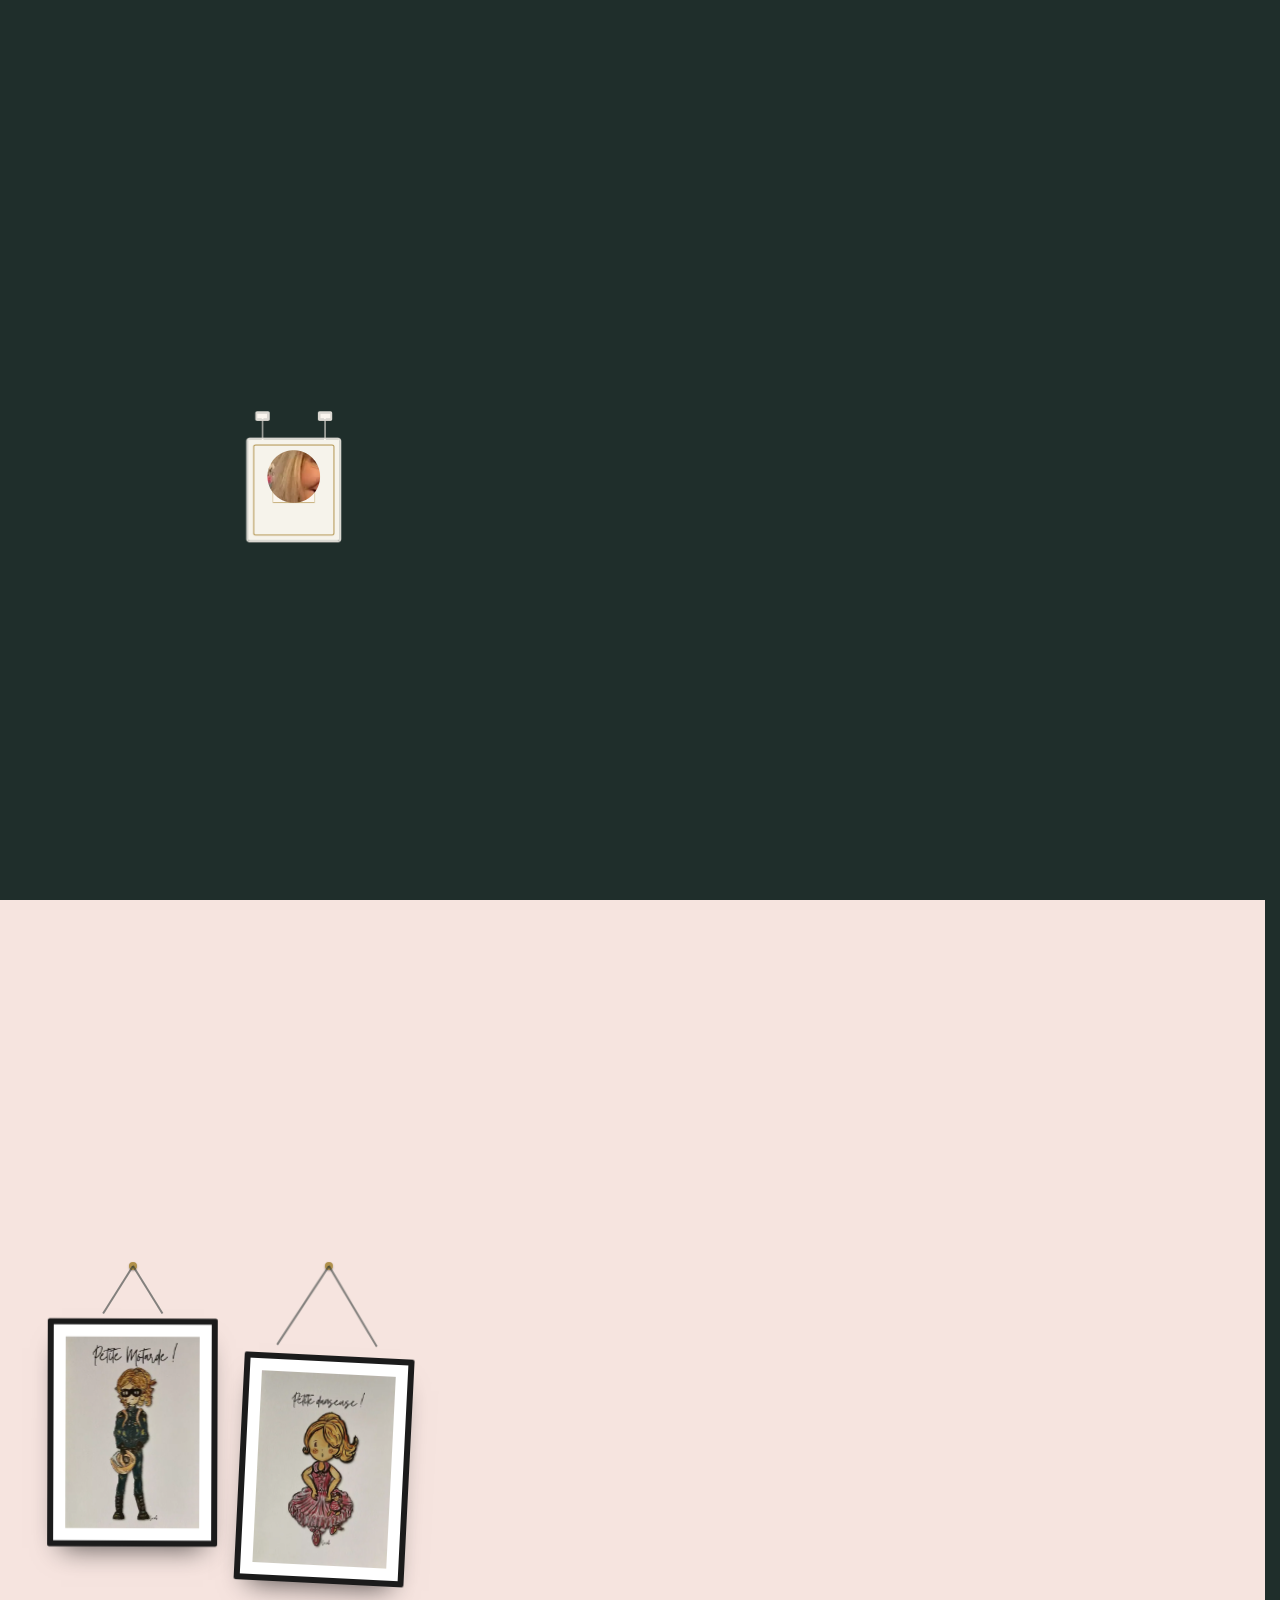
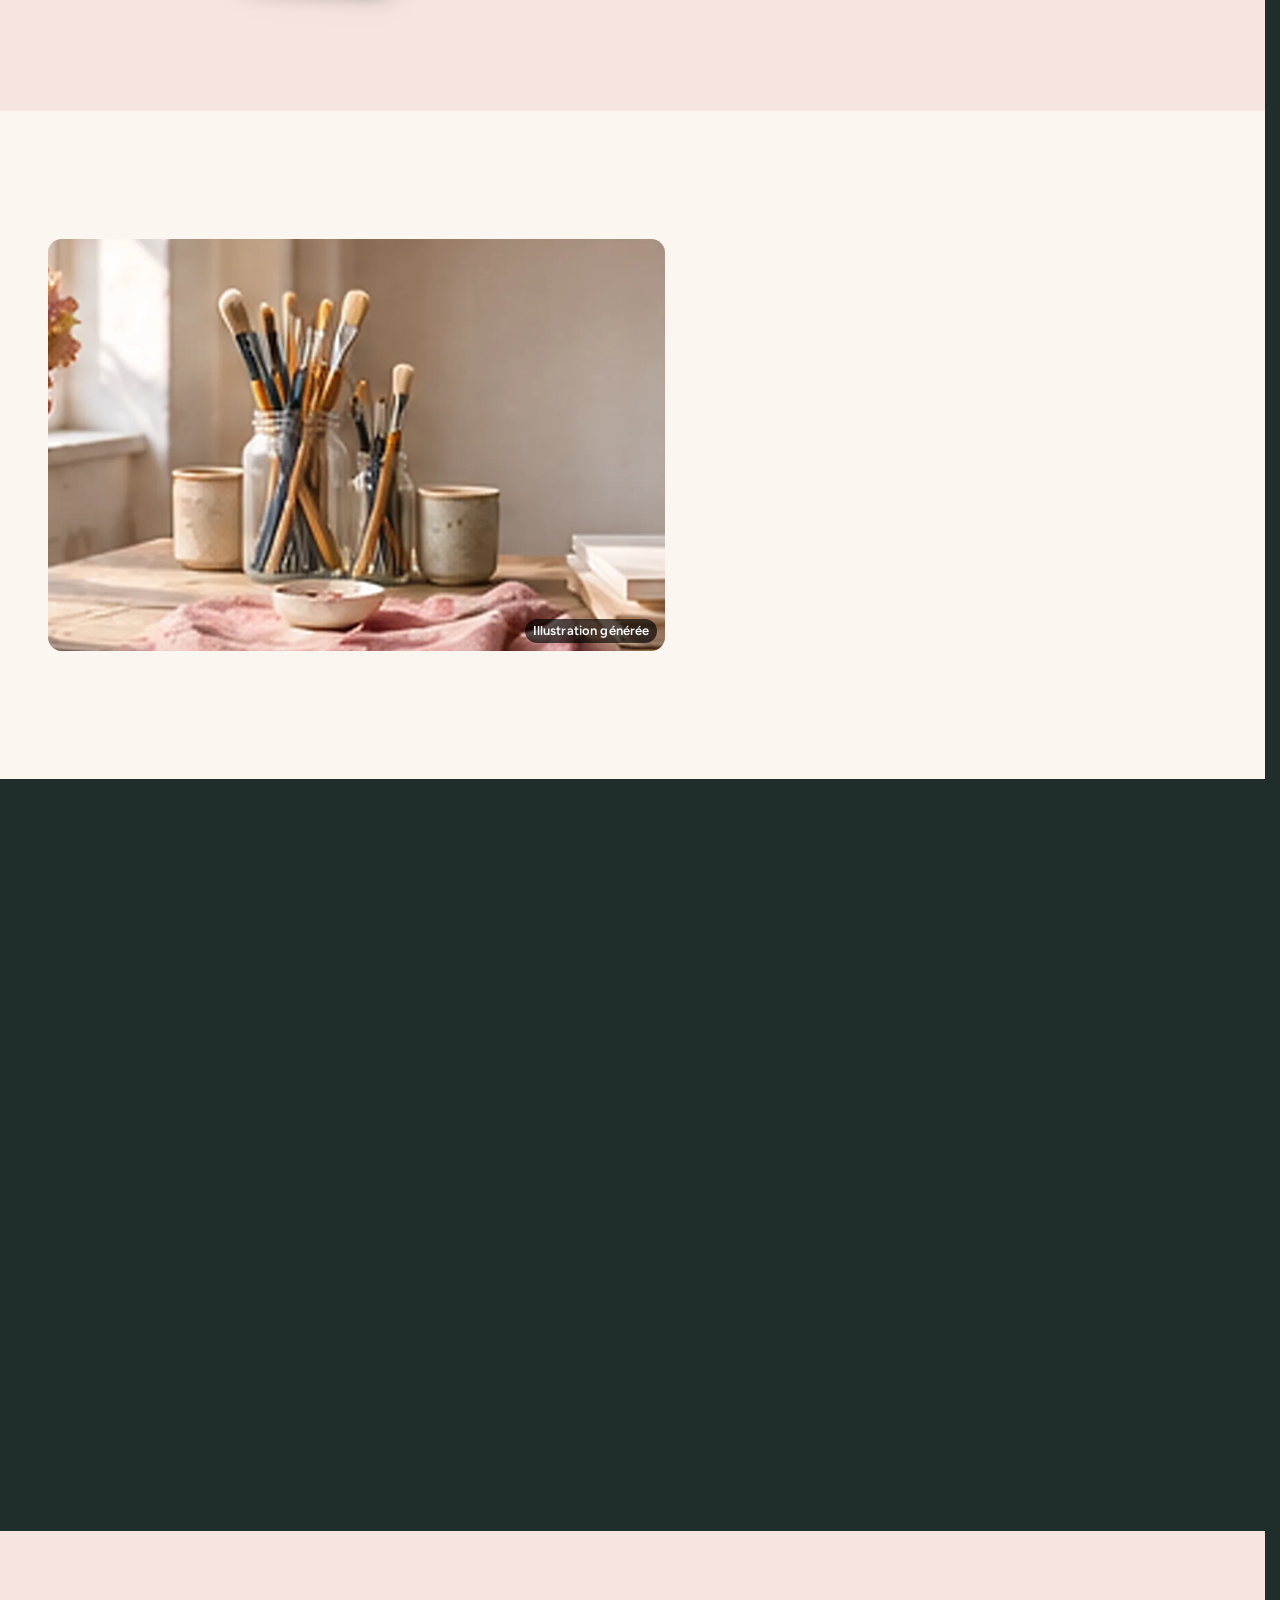
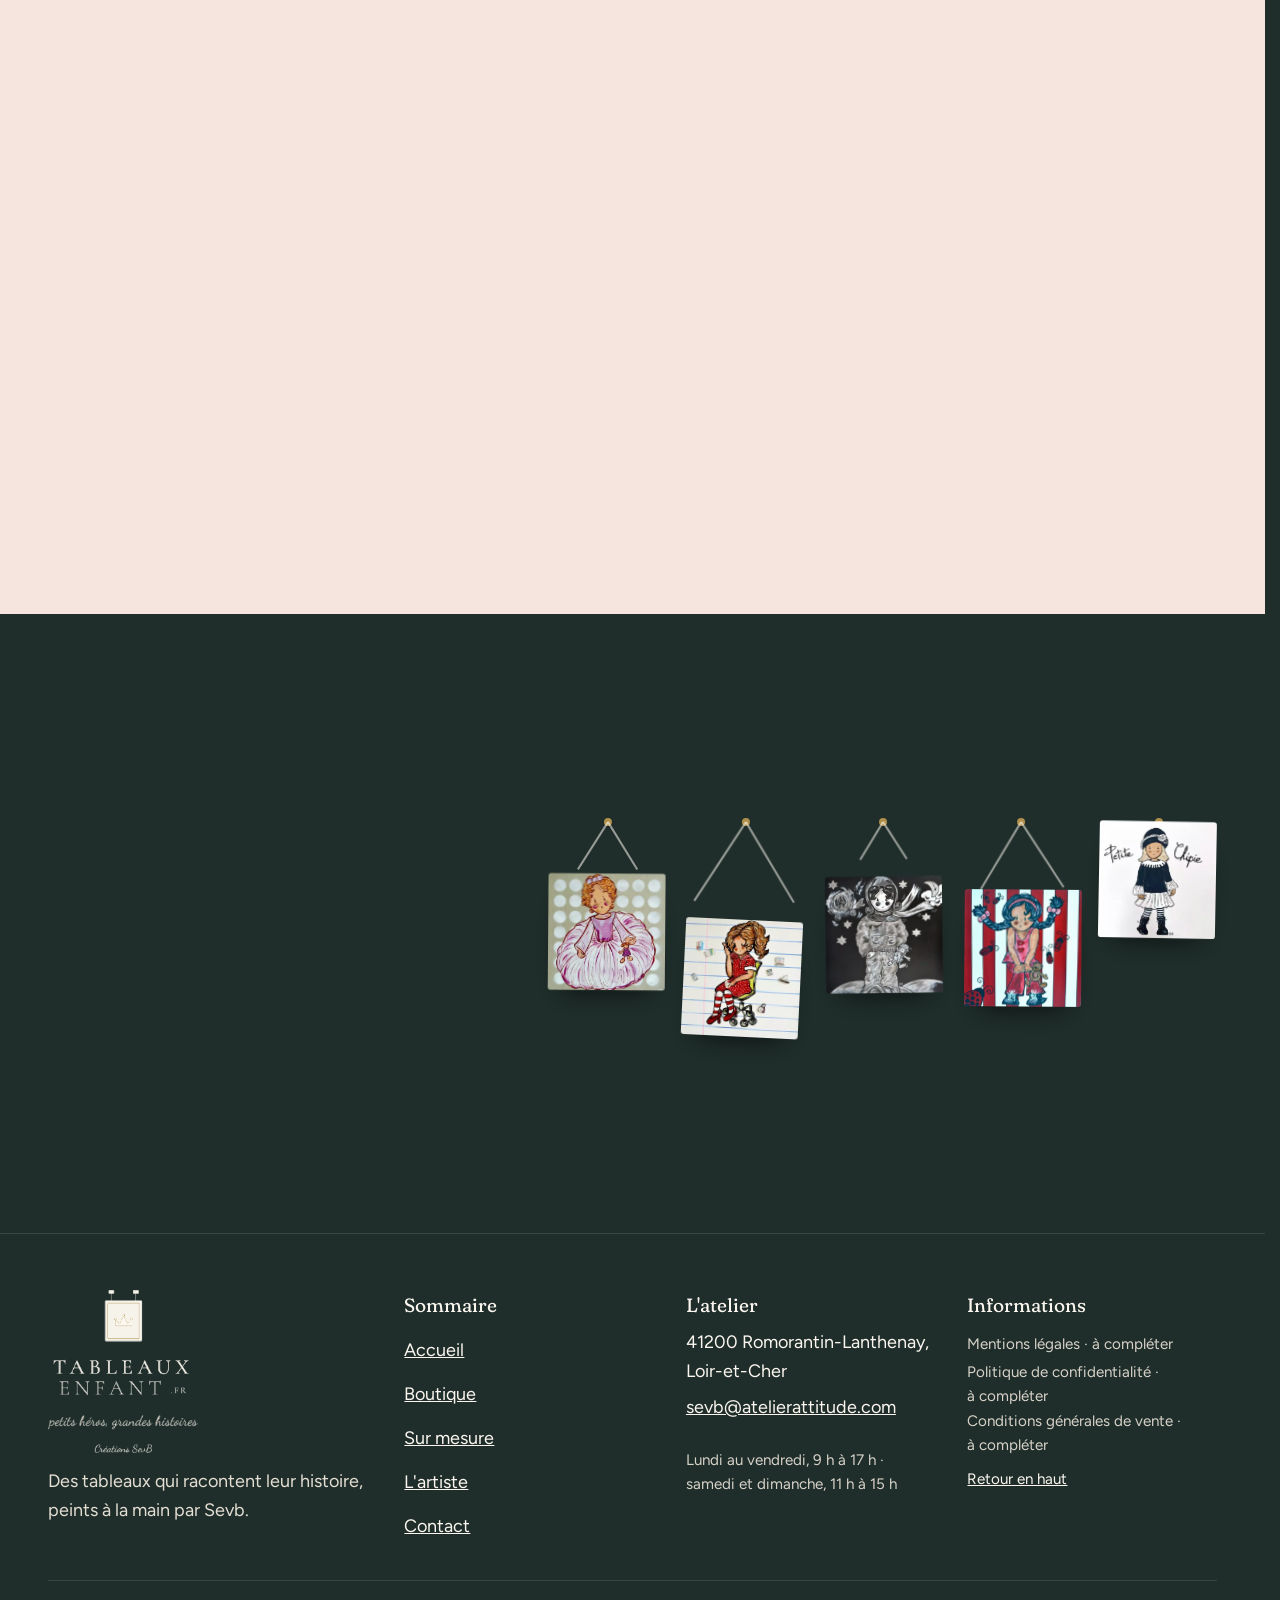
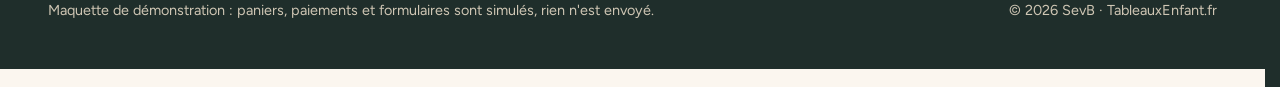
<file: artiste.html>
<!doctype html>
<html lang="fr" data-v="2" data-curseur>
<head>
<meta charset="utf-8">
<meta name="viewport" content="width=device-width, initial-scale=1, viewport-fit=cover">
<title>Sevb, artiste peintre à Romorantin · Tableaux Enfant</title>
<meta name="description" content="Séverine Bisson, dite Sevb, peint depuis plus de vingt ans des toiles tendres et colorées pour les chambres d&#39;enfants, dans son atelier du Loir-et-Cher.">
<meta name="robots" content="noindex, nofollow">
<link rel="canonical" href="https://tableauxenfant-maquette.vercel.app/artiste">
<style>:root{--fond:#FBF6EF;--texte:#26302E;--voile-fond:#1F2E2B;--ouverture-fond:#1F2E2B;--menu-fond:#FBF6EF}:root { --entete-h: 72px; --barres-h: 0px; } html { background: var(--fond); color: var(--texte); scrollbar-gutter: stable; } body { margin: 0; background: var(--fond); } html.js:not(.secours):not([data-arrivee="retour"]) [data-anime] { opacity: 0; } html.js:not(.secours):not([data-arrivee="retour"]) [data-anime].vu { opacity: 1; } [data-voile] { position: fixed; inset: 0; z-index: 900; background: var(--voile-fond); transform: translateY(100%); visibility: hidden; pointer-events: none; } html[data-arrivee="voile"]:not(.voile-leve):not(.secours) [data-voile] { transform: none; visibility: visible; } html.secours [data-voile] { visibility: hidden !important; } .ouverture-panneau { position: fixed; inset: 0; z-index: 850; display: none; place-content: center; justify-items: center; background: var(--ouverture-fond, var(--voile-fond)); color: var(--fond); text-align: center; } html.js[data-arrivee="intro"]:not(.secours):not(.intro-finie) .ouverture-panneau { display: grid; } html.defilement-bloque, html.defilement-bloque body, html.js[data-arrivee="intro"]:not(.secours):not(.intro-finie), html.js[data-arrivee="intro"]:not(.secours):not(.intro-finie) body, html[data-arrivee="voile"]:not(.voile-leve):not(.secours), html[data-arrivee="voile"]:not(.voile-leve):not(.secours) body { overflow: hidden; } html.js[data-arrivee="intro"]:not(.secours):not(.intro-finie) { background-color: var(--ouverture-fond, var(--voile-fond)); } html[data-arrivee="voile"]:not(.voile-leve):not(.secours) { background-color: var(--voile-fond); }</style>
<script>(function () {
var d = document.documentElement, ss = null, ls = null;
try { ss = window.sessionStorage; ls = window.localStorage; } catch (e) {}
d.classList.add('js');
var nav = performance.getEntriesByType ? performance.getEntriesByType('navigation')[0] : null;
var type = nav ? nav.type : 'navigate';
var depart = null;
try { depart = JSON.parse(ss.getItem('socle:depart') || 'null'); ss.removeItem('socle:depart'); } catch (e) {}
if (depart && !(Date.now() - depart.t < 15000)) depart = null;
var mode = type === 'back_forward' ? 'retour' : type === 'reload' ? 'intro' : depart ? 'voile' : 'intro';
d.setAttribute('data-arrivee', mode);
if (mode === 'voile' && depart.couleur) d.style.setProperty('--voile-fond', depart.couleur);
if (type === 'reload' && 'scrollRestoration' in history) {
history.scrollRestoration = 'manual';
}
try {
var choisie = ls && ls.getItem('socle:langue');
var langue = (d.lang || '').slice(0, 2);
if (choisie && choisie !== langue && type === 'navigate' && !depart) {
var alt = document.querySelector('link[rel="alternate"][hreflang="' + choisie + '"]');
if (alt) location.replace(new URL(alt.href).pathname + location.search + location.hash);
}
} catch (e) {}
setTimeout(function () { if (!d.classList.contains('demarre')) d.classList.add('secours'); }, 2000);
})();</script>
<link rel="preload" href="/assets/fonts/fraunces-normal.woff2" as="font" type="font/woff2" crossorigin>
<link rel="stylesheet" href="/assets/css/socle.css?v=2">
<link rel="stylesheet" href="/assets/css/module-panier-en-tiroir.css?v=2">
<link rel="stylesheet" href="/assets/css/module-envol-vers-le-panier.css?v=2">
<link rel="stylesheet" href="/assets/css/site.css?v=2">
<link rel="modulepreload" href="/assets/js/site.js?v=2">
<link rel="modulepreload" href="/assets/js/socle/index.js?v=2">
<script src="/assets/vendor/gsap.min.js" defer></script>
<script src="/assets/vendor/ScrollTrigger.min.js" defer></script>
<script src="/assets/vendor/SplitText.min.js" defer></script>
<script type="module" src="/assets/js/site.js?v=2"></script>
<meta name="theme-color" content="#FBF6EF">
<link rel="icon" href="/assets/images/favicon-64.png" type="image/png">
<link rel="apple-touch-icon" href="/assets/images/apple-touch-icon.png">
<meta property="og:type" content="website">
<meta property="og:site_name" content="Tableaux Enfant">
<meta property="og:locale" content="fr_FR">
<meta property="og:title" content="Sevb, artiste peintre à Romorantin · Tableaux Enfant">
<meta property="og:description" content="Séverine Bisson, dite Sevb, peint depuis plus de vingt ans des toiles tendres et colorées pour les chambres d&#39;enfants, dans son atelier du Loir-et-Cher.">
<meta property="og:url" content="https://tableauxenfant-maquette.vercel.app/artiste">
<meta property="og:image" content="https://tableauxenfant-maquette.vercel.app/assets/partage/artiste-fr.jpg">
<meta property="og:image:width" content="1200">
<meta property="og:image:height" content="630">
<meta property="og:image:alt" content="Sevb dans son atelier, devant un mur de toiles">
<meta name="twitter:card" content="summary_large_image">
<script type="application/ld+json">{"@context":"https://schema.org","@type":"Store","name":"Tableaux Enfant · Créations SevB","description":"Tableaux originaux, toiles sur mesure, affiches et décorations pour chambres d'enfants, peints à la main par Sevb, artiste peintre.","email":"sevb@atelierattitude.com","address":{"@type":"PostalAddress","postalCode":"41200","addressLocality":"Romorantin-Lanthenay","addressRegion":"Loir-et-Cher","addressCountry":"FR"},"founder":{"@type":"Person","name":"Séverine Bisson","alternateName":"Sevb","jobTitle":"Artiste peintre"},"openingHoursSpecification":[{"@type":"OpeningHoursSpecification","dayOfWeek":["Monday","Tuesday","Wednesday","Thursday","Friday"],"opens":"09:00","closes":"17:00"},{"@type":"OpeningHoursSpecification","dayOfWeek":["Saturday","Sunday"],"opens":"11:00","closes":"15:00"}]}</script>
</head>
<body id="haut">
<div data-voile data-forme="iris" aria-hidden="true"><div class="voile-contenu"><img src="/assets/images/icone-clair.png" alt="" width="108" height="147"><span data-voile-libelle>L&#39;artiste</span></div></div>
<div class="ouverture-panneau" data-ouverture aria-hidden="true">
  <img class="ouverture-logo" src="/assets/images/icone-clair.png" alt="" width="108" height="147" data-ouverture-objet>
  <p class="ouverture-nom">Tableaux <span>Enfant</span></p>
  <p class="ouverture-ligne">petits héros, grandes histoires</p>
  <div class="ouverture-fonds"><span class="fond-uni"></span><span class="fond-rayures"></span><span class="fond-pois"></span><span class="fond-quadrillage"></span></div>
</div>
<a class="evitement" href="#contenu">Aller au contenu</a>
<header data-entete>
  <div class="entete-rangee">
    <a class="entete-logo" aria-label="Tableaux Enfant, accueil" href="/" data-libelle="Accueil">
      <img src="/assets/images/logo-entete.png" alt="Tableaux Enfant" width="529" height="147">
    </a>
    <nav data-nav aria-label="Navigation principale">
      <ul><li><a href="/boutique" data-libelle="Boutique">Boutique</a></li><li><a href="/sur-mesure" data-libelle="Sur mesure">Sur mesure</a></li><li><a href="/artiste" data-libelle="L&#39;artiste" aria-current="page">L&#39;artiste</a></li><li><a href="/contact" data-libelle="Contact">Contact</a></li></ul>
    </nav>
    <div class="entete-actions">
      <a class="entete-panier" href="/boutique" data-panier-ouvrir data-envol-cible data-sans-transition><svg viewBox="0 0 24 24" width="22" height="22" aria-hidden="true"><path d="M5 8h14l-1.2 11.2a2 2 0 0 1-2 1.8H8.2a2 2 0 0 1-2-1.8L5 8Z" fill="none" stroke="currentColor" stroke-width="1.8"/><path d="M9 8V6.5a3 3 0 0 1 6 0V8" fill="none" stroke="currentColor" stroke-width="1.8"/></svg><span class="entete-panier-texte">Panier</span> <span class="pet-compte est-vide" data-panier-compte>0</span></a>
      <a class="bouton" href="/sur-mesure#composer" data-libelle="Sur mesure">Créer son tableau</a>
      <button type="button" data-menu-bouton aria-controls="menu" aria-expanded="false" data-libelle-ouvrir="Menu" data-libelle-fermer="Fermer"><span data-libelle-bouton>Menu</span></button>
      <a class="menu-sansjs" href="#menu" data-menu-lien>Menu</a>
    </div>
  </div>
</header>
<script>/* Avant le premier affichage : rangées de la navigation (même règle que ajusterNav dans assets/js/socle/entete.js)
   et hauteur réelle de l'en-tête, pour que rien ne saute quand le JavaScript du site prend la main. */
(function () {
  var h = document.documentElement, u = document.querySelector('[data-nav] ul'), e = document.querySelector('[data-entete]');
  if (u) {
    var deborde = function () { return u.scrollWidth > u.clientWidth + 1; }, c = deborde();
    if (c && window.matchMedia('(min-width: 900px)').matches) {
      h.classList.add('nav-deux-rangees'); c = deborde();
      if (c) { h.classList.add('nav-deux-lignes'); var a = u.querySelector('a'); c = !a || u.getBoundingClientRect().height > a.getBoundingClientRect().height * 2.5; }
      if (c) h.classList.remove('nav-deux-rangees', 'nav-deux-lignes');
    }
    if (c) h.classList.add('nav-compacte');
  }
  if (e) h.style.setProperty('--entete-h', Math.round(e.getBoundingClientRect().height) + 'px');
})();</script>
<span id="menu-ferme" aria-hidden="true"></span>
<div id="menu" data-menu role="dialog" aria-modal="true" aria-label="Menu">
  <p class="menu-sansjs-fermer"><a href="#menu-ferme">Fermer</a></p>
  <ul><li style="--i:0"><a href="/" class="menu-lien" data-libelle="Accueil">Accueil</a></li><li style="--i:1"><a href="/boutique" class="menu-lien" data-libelle="Boutique">Boutique</a></li><li style="--i:2"><a href="/sur-mesure" class="menu-lien" data-libelle="Sur mesure">Sur mesure</a></li><li style="--i:3"><a href="/artiste" class="menu-lien" data-libelle="L&#39;artiste" aria-current="page">L&#39;artiste</a></li><li style="--i:4"><a href="/contact" class="menu-lien" data-libelle="Contact">Contact</a></li></ul>
  <p class="menu-actions"><a class="bouton" href="/sur-mesure#composer" data-libelle="Sur mesure">Créer son tableau</a></p>
  <p class="menu-email">Écrire à Sevb : <a href="mailto:sevb@atelierattitude.com">sevb@atelierattitude.com</a></p>
</div>
<main id="contenu" tabindex="-1">
<section class="ouv ouv-artiste" id="debut">
  <div class="conteneur ouv-artiste-grille">
    <div class="ouv-artiste-portrait">
      <figure class="media portrait-media" data-iris-centre style="--cadrage:62% 45%">
  <picture>
    <img src="/assets/images/sevb-atelier-1400.webp" srcset="/assets/images/sevb-atelier-480.webp 480w, /assets/images/sevb-atelier-800.webp 800w, /assets/images/sevb-atelier-1100.webp 1100w, /assets/images/sevb-atelier-1400.webp 1400w" sizes="(max-width: 760px) 80vw, 34vw" alt="Sevb dans son atelier, pinceau à la main, devant un mur de toiles" width="1400" height="1750" fetchpriority="high" loading="eager" decoding="async">
  </picture>
</figure>
      <span class="portrait-signature" aria-hidden="true" data-audit-ignorer data-effet="portrait-cadre">Sevb</span>
    </div>
    <div class="ouv-artiste-texte">
      <p class="surtitre" data-anime="gsap">L&#39;artiste</p>
      <h1 class="ouv-titre" data-anime="gsap"><span class="ligne-masque"><span class="ouv-ligne">Sevb,</span></span><span class="ligne-masque"><span class="ouv-ligne"><em>peintre des petits héros</em></span></span></h1>
      <p class="ouv-intro" data-anime="gsap">Séverine Bisson peint depuis plus de vingt ans. Dans son atelier de Romorantin-Lanthenay, elle peint et fabrique elle-même, à la main, chaque toile et chaque affiche.</p>
      <p class="ouv-actions" data-anime="gsap"><a href="/sur-mesure#composer" class="bouton" data-libelle="Sur mesure" data-action-principale>Lui confier une toile</a> <span class="ouv-info" data-info-cle>Romorantin-Lanthenay · Loir-et-Cher</span></p>
    </div>
  </div>
</section>
<section class="histoire fond-rose" id="histoire">
  <div class="conteneur histoire-grille">
    <h2 data-anime="lignes">Une émotion souvenir</h2>
    <div class="histoire-texte">
      <p data-anime>Chez Sevb, une toile part toujours d&#39;une histoire : celle d&#39;un enfant, de son doudou, d&#39;un animal fétiche ou d&#39;une passion du moment. Un prénom, un surnom ou une courte phrase viennent parfois la signer.</p>
      <p data-anime>Pour elle, une œuvre murale unique vaut encore mieux qu&#39;un cadeau personnalisé : elle grandit avec l&#39;enfant, dans sa chambre, et devient un souvenir.</p>
      <blockquote class="histoire-citation" data-anime="lettres"><p>« Rien n’est standardisé. »</p></blockquote>
    </div>
    <ul class="accroche accroche--affiche accroche--deux">
    <li class="accroche-item" style="--h:26px;--i:0" data-effet="accroche">
        <span class="accroche-fils" aria-hidden="true"></span>
        <a class="accroche-cadre" href="/boutique?produit=affiche-motarde" data-libelle="Boutique" aria-label="Petite motarde, sa tenue et son casque, 20 €"><figure class="media accroche-media" style="--cadrage:50% 50%">
  <picture>
    <img src="/assets/images/affiche-motarde-800.webp" srcset="/assets/images/affiche-motarde-400.webp 400w, /assets/images/affiche-motarde-800.webp 800w" sizes="(max-width: 760px) 30vw, 12vw" alt="" width="800" height="1143" loading="lazy" decoding="async">
  </picture>
</figure></a>
      </li><li class="accroche-item" style="--h:64px;--i:1" data-effet="accroche">
        <span class="accroche-fils" aria-hidden="true"></span>
        <a class="accroche-cadre" href="/boutique?produit=affiche-danseuse" data-libelle="Boutique" aria-label="Petite danseuse rose avec tutu, 20 €"><figure class="media accroche-media" style="--cadrage:50% 50%">
  <picture>
    <img src="/assets/images/affiche-danseuse-800.webp" srcset="/assets/images/affiche-danseuse-400.webp 400w, /assets/images/affiche-danseuse-800.webp 800w" sizes="(max-width: 760px) 30vw, 12vw" alt="" width="800" height="1143" loading="lazy" decoding="async">
  </picture>
</figure></a>
      </li>
  </ul>
  </div>
</section>
<section class="atelier conteneur" id="atelier">
  <figure class="media atelier-media" data-grok data-fx="parallaxe" style="--cadrage:50% 50%">
  <picture><source media="(max-width: 760px) and (orientation: portrait)" srcset="/assets/images/grok/atelier-table-mobile-640.webp 640w, /assets/images/grok/atelier-table-mobile-1080.webp 1080w" sizes="(max-width: 760px) 100vw, 55vw">
    <img src="/assets/images/grok/atelier-table-1280.webp" srcset="/assets/images/grok/atelier-table-640.webp 640w, /assets/images/grok/atelier-table-1280.webp 1280w, /assets/images/grok/atelier-table-1920.webp 1920w" sizes="(max-width: 760px) 100vw, 55vw" alt="Table de l&#39;atelier : pots de peinture, pinceaux et palette" width="1280" height="853" loading="lazy" decoding="async">
  </picture><figcaption class="mention-ia">Illustration générée</figcaption>
</figure>
  <div class="atelier-texte">
    <h2 data-anime="lignes">Dans l&#39;atelier</h2>
    <p data-anime>Acrylique, châssis de lin et coton, pinceaux plats et ronds : les toiles originales sont peintes à la main, une à une. Les affiches et les séries limitées sont tirées d&#39;après ces œuvres.</p>
    <ul class="atelier-toiles" data-anime="cascade"><li><figure class="media " style="--cadrage:50% 50%">
  <picture>
    <img src="/assets/images/toile-lady-coccinelle-800.webp" srcset="/assets/images/toile-lady-coccinelle-400.webp 400w, /assets/images/toile-lady-coccinelle-800.webp 800w" sizes="(max-width: 760px) 28vw, 10vw" alt="Petite lady coccinelle" width="800" height="800" loading="lazy" decoding="async">
  </picture>
</figure></li><li><figure class="media " style="--cadrage:50% 50%">
  <picture>
    <img src="/assets/images/toile-lutine-ardoise-800.webp" srcset="/assets/images/toile-lutine-ardoise-400.webp 400w, /assets/images/toile-lutine-ardoise-800.webp 800w" sizes="(max-width: 760px) 28vw, 10vw" alt="Petite fée lutine ardoise et ses jouets" width="800" height="800" loading="lazy" decoding="async">
  </picture>
</figure></li><li><figure class="media " style="--cadrage:50% 50%">
  <picture>
    <img src="/assets/images/toile-coquine-ballons-800.webp" srcset="/assets/images/toile-coquine-ballons-400.webp 400w, /assets/images/toile-coquine-ballons-800.webp 800w" sizes="(max-width: 760px) 28vw, 10vw" alt="Petite coquine à lunettes et ses ballons" width="800" height="800" loading="lazy" decoding="async">
  </picture>
</figure></li></ul>
  </div>
</section>
<section class="inspire fond-sombre" id="inspirations">
  <div class="conteneur">
    <h2 data-anime="lignes">Ce qui l&#39;inspire</h2>
    <ul class="inspire-liste" data-anime="cascade">
      <li data-fx="vitesse"><figure class="media inspire-media" style="--cadrage:50% 50%">
  <picture>
    <img src="/assets/images/detail-zebulon-800.webp" srcset="/assets/images/detail-zebulon-400.webp 400w, /assets/images/detail-zebulon-800.webp 800w" sizes="(max-width: 760px) 90vw, 28vw" alt="" width="800" height="600" loading="lazy" decoding="async">
  </picture>
</figure><h3>L&#39;enfance</h3><p>Petites chipies, fées lutines, aviateurs et princes : des héros à hauteur d&#39;enfant.</p></li><li data-fx="vitesse"><figure class="media inspire-media" style="--cadrage:50% 50%">
  <picture>
    <img src="/assets/images/toile-ours-doudou-800.webp" srcset="/assets/images/toile-ours-doudou-400.webp 400w, /assets/images/toile-ours-doudou-800.webp 800w" sizes="(max-width: 760px) 90vw, 28vw" alt="" width="800" height="800" loading="lazy" decoding="async">
  </picture>
</figure><h3>La nature</h3><p>Coccinelles, nuages, jungle, lune et soleil peuplent ses fonds.</p></li><li data-fx="vitesse"><figure class="media inspire-media" style="--cadrage:50% 50%">
  <picture>
    <img src="/assets/images/toile-lolita-lapin-800.webp" srcset="/assets/images/toile-lolita-lapin-400.webp 400w, /assets/images/toile-lolita-lapin-800.webp 800w" sizes="(max-width: 760px) 90vw, 28vw" alt="" width="800" height="800" loading="lazy" decoding="async">
  </picture>
</figure><h3>Le quotidien de maman</h3><p>Les doudous, les ballons, le cartable : les petites choses qui font une enfance.</p></li>
    </ul>
  </div>
</section>
<section class="avis fond-rose" id="avis">
  <div class="conteneur">
    <div class="tete-section"><h2 data-anime="lignes">Ce qu&#39;en disent les parents</h2></div>
    <ul class="avis-liste" data-anime="cascade"><li class="avis-carte avis-carte--1" data-fx="vitesse" data-fx-force="2">
    <svg class="avis-guillemet" viewBox="0 0 60 44" aria-hidden="true"><path d="M4 40 C 4 22, 10 10, 26 4 M34 40 C 34 22, 40 10, 56 4" fill="none" stroke="currentColor" stroke-width="5" stroke-linecap="round"/></svg>
    <blockquote><p>Ravie de cette toile sur mesure qui va parfaitement dans sa chambre ! Ma fille se reconnait et adore sa toile !</p></blockquote>
    <p class="avis-nom">Cécile · <span>Particulier</span></p>
  </li><li class="avis-carte avis-carte--2" data-fx="vitesse" data-fx-force="2">
    <svg class="avis-guillemet" viewBox="0 0 60 44" aria-hidden="true"><path d="M4 40 C 4 22, 10 10, 26 4 M34 40 C 34 22, 40 10, 56 4" fill="none" stroke="currentColor" stroke-width="5" stroke-linecap="round"/></svg>
    <blockquote><p>Je suis ravie de la toile pour la chambre de mon fils, il s&#39;est reconnu et ne veut pas qu&#39;on la change de place.</p></blockquote>
    <p class="avis-nom">Catherine</p>
  </li><li class="avis-carte avis-carte--3" data-fx="vitesse" data-fx-force="2">
    <svg class="avis-guillemet" viewBox="0 0 60 44" aria-hidden="true"><path d="M4 40 C 4 22, 10 10, 26 4 M34 40 C 34 22, 40 10, 56 4" fill="none" stroke="currentColor" stroke-width="5" stroke-linecap="round"/></svg>
    <blockquote><p>J&#39;ai commandé une toile personnalisée pour chacun de mes enfants !</p></blockquote>
    <p class="avis-nom">Emilie · <span>Particulier</span></p>
  </li></ul>
  </div>
</section>
<section class="fin fond-sombre" id="fin">
  <div class="conteneur fin-grille">
    <div class="fin-texte">
      <h2 data-anime="lignes">Une toile pour votre petit héros ?</h2>
      <p data-anime>Sevb répond à chaque demande par e-mail.</p>
      <p class="fin-actions" data-anime><a href="/sur-mesure#composer" class="bouton" data-libelle="Sur mesure">Créer son tableau</a> <a href="/contact" class="bouton bouton--clair" data-libelle="Contact">Écrire à Sevb</a></p>
    </div>
    <ul class="accroche accroche--toile ">
    <li class="accroche-item" style="--h:26px;--i:0" data-effet="accroche">
        <span class="accroche-fils" aria-hidden="true"></span>
        <a class="accroche-cadre" href="/boutique?produit=toile-princesse-pois" data-libelle="Boutique" aria-label="Petite princesse robe à pois, 145 €"><figure class="media accroche-media" style="--cadrage:50% 50%">
  <picture>
    <img src="/assets/images/toile-princesse-pois-800.webp" srcset="/assets/images/toile-princesse-pois-400.webp 400w, /assets/images/toile-princesse-pois-800.webp 800w" sizes="(max-width: 760px) 30vw, 12vw" alt="" width="800" height="800" loading="lazy" decoding="async">
  </picture>
</figure></a>
      </li><li class="accroche-item" style="--h:64px;--i:1" data-effet="accroche">
        <span class="accroche-fils" aria-hidden="true"></span>
        <a class="accroche-cadre" href="/boutique?produit=toile-femme-affaires" data-libelle="Boutique" aria-label="Petite femme d’affaires, 145 €"><figure class="media accroche-media" style="--cadrage:50% 50%">
  <picture>
    <img src="/assets/images/toile-femme-affaires-800.webp" srcset="/assets/images/toile-femme-affaires-400.webp 400w, /assets/images/toile-femme-affaires-800.webp 800w" sizes="(max-width: 760px) 30vw, 12vw" alt="" width="800" height="800" loading="lazy" decoding="async">
  </picture>
</figure></a>
      </li><li class="accroche-item" style="--h:14px;--i:2" data-effet="accroche">
        <span class="accroche-fils" aria-hidden="true"></span>
        <a class="accroche-cadre" href="/boutique?produit=toile-prince-nb" data-libelle="Boutique" aria-label="Mon petit prince noir et blanc, 195 €"><figure class="media accroche-media" style="--cadrage:50% 50%">
  <picture>
    <img src="/assets/images/toile-prince-nb-800.webp" srcset="/assets/images/toile-prince-nb-400.webp 400w, /assets/images/toile-prince-nb-800.webp 800w" sizes="(max-width: 760px) 30vw, 12vw" alt="" width="800" height="800" loading="lazy" decoding="async">
  </picture>
</figure></a>
      </li><li class="accroche-item" style="--h:48px;--i:3" data-effet="accroche">
        <span class="accroche-fils" aria-hidden="true"></span>
        <a class="accroche-cadre" href="/boutique?produit=toile-lolita-coccinelle" data-libelle="Boutique" aria-label="Petite Lolita coccinelle, 145 €"><figure class="media accroche-media" style="--cadrage:50% 50%">
  <picture>
    <img src="/assets/images/toile-lolita-coccinelle-800.webp" srcset="/assets/images/toile-lolita-coccinelle-400.webp 400w, /assets/images/toile-lolita-coccinelle-800.webp 800w" sizes="(max-width: 760px) 30vw, 12vw" alt="" width="800" height="800" loading="lazy" decoding="async">
  </picture>
</figure></a>
      </li><li class="accroche-item" style="--h:34px;--i:4" data-effet="accroche">
        <span class="accroche-fils" aria-hidden="true"></span>
        <a class="accroche-cadre" href="/boutique?produit=toile-chipie-modele" data-libelle="Boutique" aria-label="Petite chipie fille modèle, 145 €"><figure class="media accroche-media" style="--cadrage:50% 50%">
  <picture>
    <img src="/assets/images/toile-chipie-modele-800.webp" srcset="/assets/images/toile-chipie-modele-400.webp 400w, /assets/images/toile-chipie-modele-800.webp 800w" sizes="(max-width: 760px) 30vw, 12vw" alt="" width="800" height="800" loading="lazy" decoding="async">
  </picture>
</figure></a>
      </li>
  </ul>
  </div>
</section>
</main>
<footer class="pied" id="pied">
  <div class="conteneur pied-grille">
    <div class="pied-marque">
      <img src="/assets/images/logo-complet-clair.png" alt="Tableaux Enfant · petits héros, grandes histoires · Créations SevB" width="453" height="491" loading="lazy">
      <p>Des tableaux qui racontent leur histoire, peints à la main par Sevb.</p>
    </div>
    <nav aria-label="Sommaire">
      <p class="pied-titre">Sommaire</p>
      <ul><li><a href="/" data-libelle="Accueil">Accueil</a></li><li><a href="/boutique" data-libelle="Boutique">Boutique</a></li><li><a href="/sur-mesure" data-libelle="Sur mesure">Sur mesure</a></li><li><a href="/artiste" data-libelle="L&#39;artiste" aria-current="page">L&#39;artiste</a></li><li><a href="/contact" data-libelle="Contact">Contact</a></li></ul>
    </nav>
    <div>
      <p class="pied-titre">L&#39;atelier</p>
      <p>41200 Romorantin-Lanthenay, Loir-et-Cher<br><a href="mailto:sevb@atelierattitude.com">sevb@atelierattitude.com</a></p>
      <p class="pied-horaires">Lundi au vendredi, 9 h à 17 h · samedi et dimanche, 11 h à 15 h</p>
    </div>
    <div>
      <p class="pied-titre">Informations</p>
      <ul class="pied-legal">
        <li>Mentions légales · à compléter</li>
        <li>Politique de confidentialité · à compléter</li>
        <li>Conditions générales de vente · à compléter</li>
        <li><a href="#haut" data-sans-transition>Retour en haut</a></li>
      </ul>
    </div>
  </div>
  <div class="conteneur pied-bas"><p>Maquette de démonstration : paniers, paiements et formulaires sont simulés, rien n&#39;est envoyé.</p><p>© 2026 SevB · TableauxEnfant.fr</p></div>
</footer>
<div data-barre-fixe>
  <a class="bouton bouton--contour" href="/boutique" data-panier-ouvrir data-sans-transition>Panier <span class="pet-compte est-vide" data-panier-compte>0</span></a>
  <a class="bouton" href="/sur-mesure#composer" data-libelle="Sur mesure">Créer son tableau</a>
</div>
<div data-module="panier-en-tiroir" data-panier-tiroir>
  <script type="application/json" data-panier-reglages>{"devise":"EUR","seuil_livraison":0,"frais_livraison":0,"frais_texte":"Selon le poids, calculée à l'envoi","tva":null,"cle":"tableauxenfant-panier","prefixe":"TE"}</script>
</div>
</body>
</html>
</file>
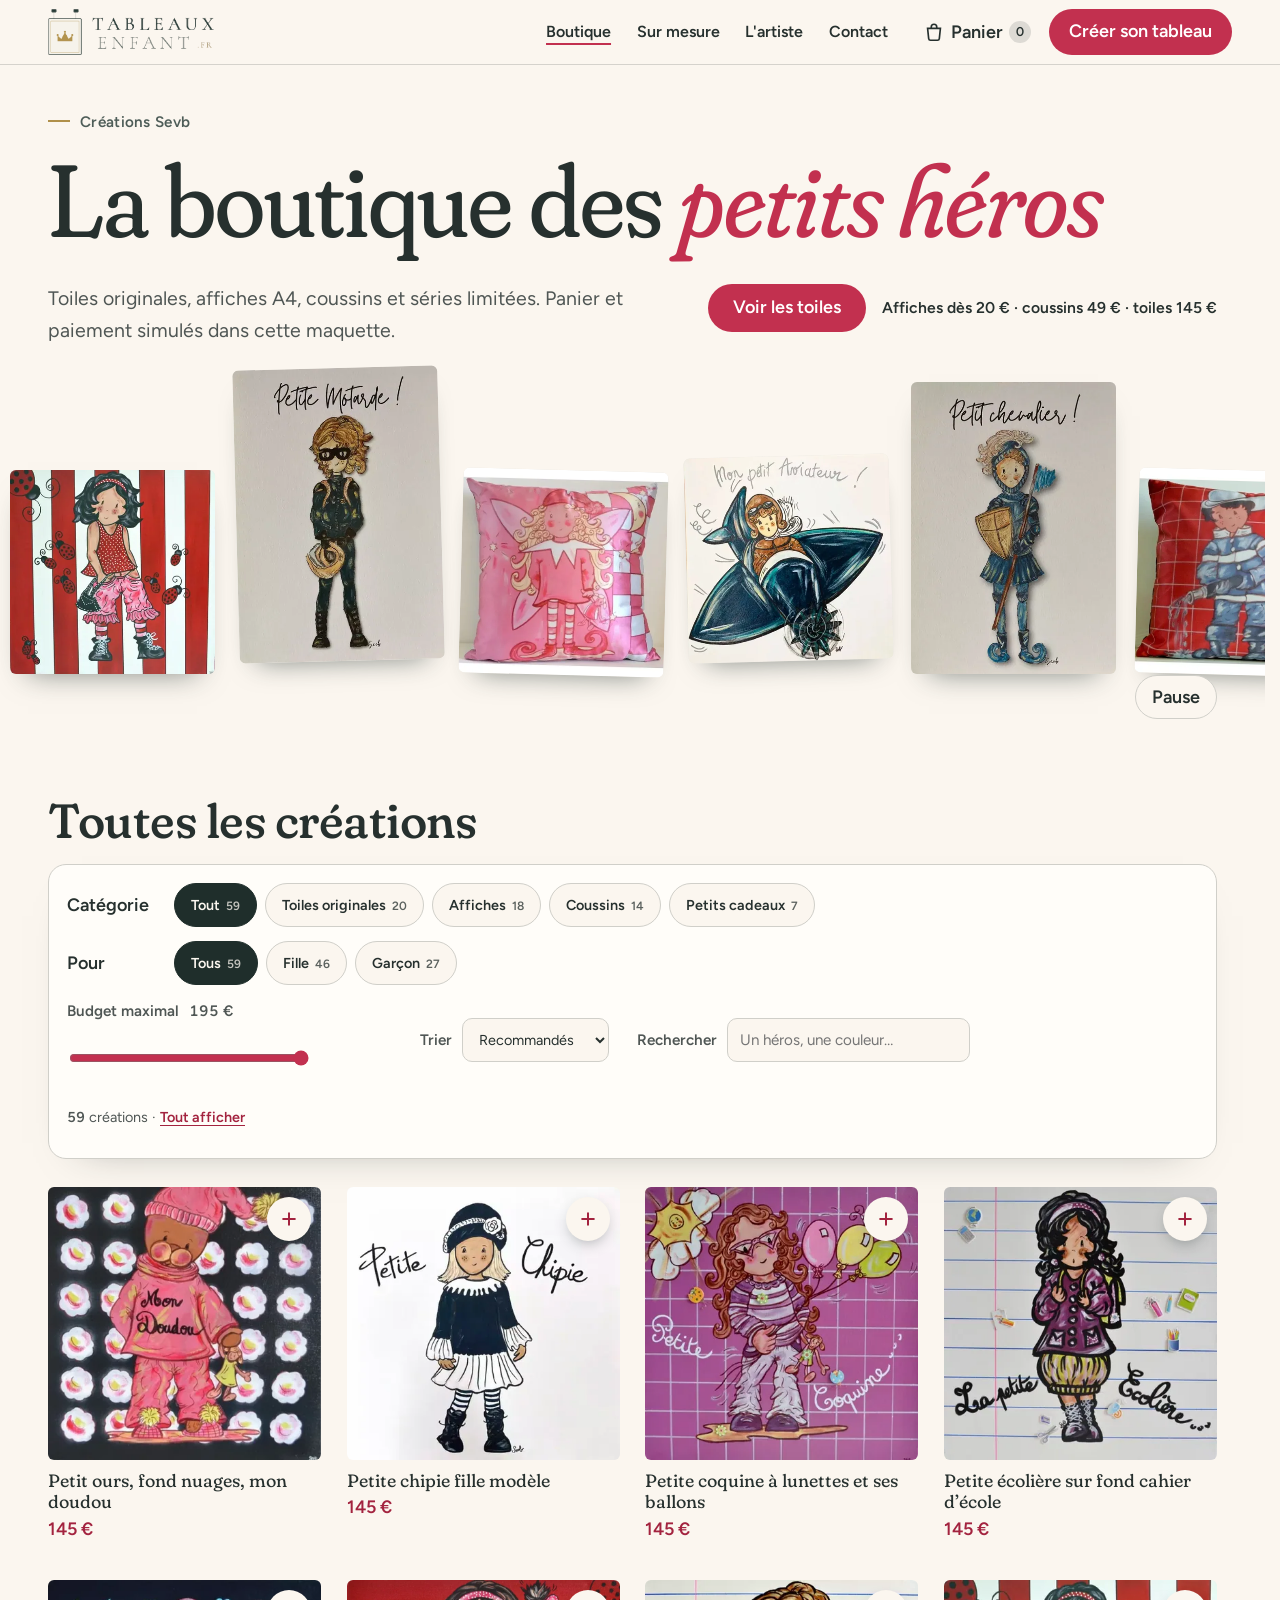
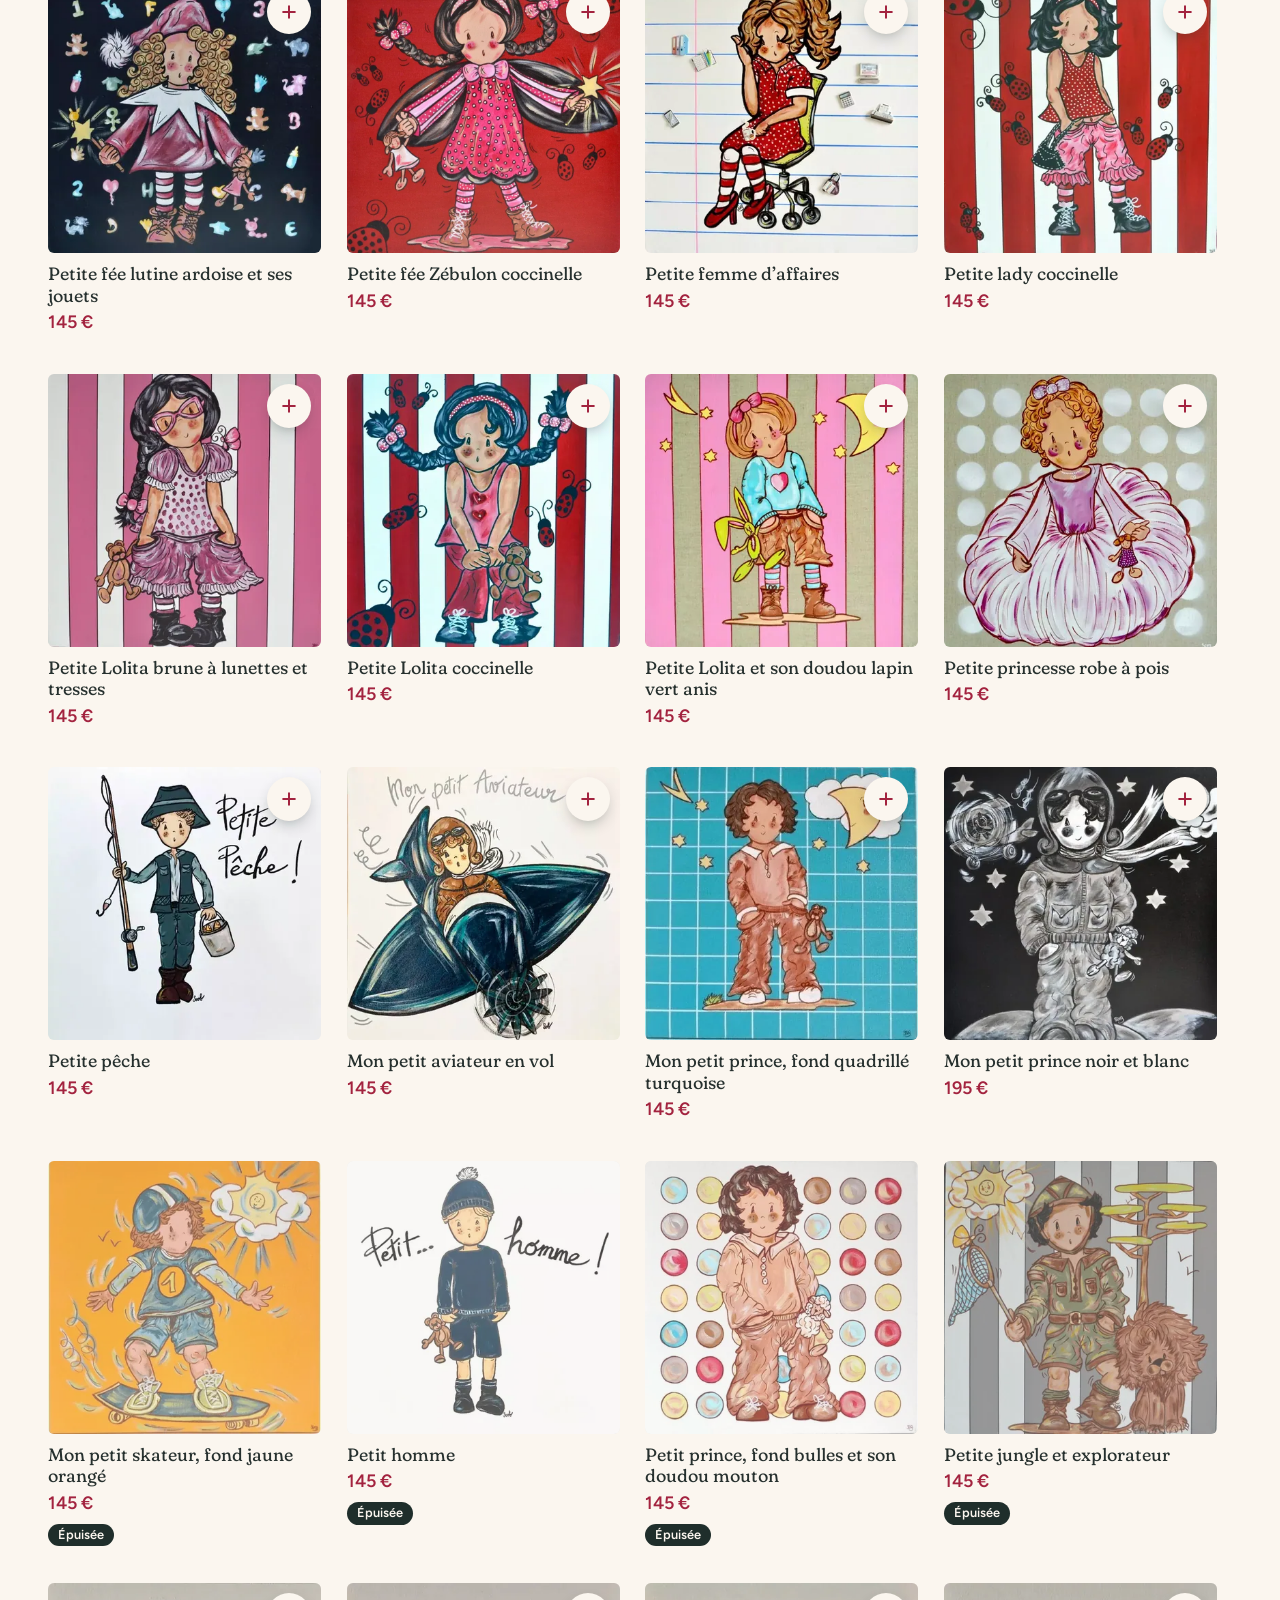
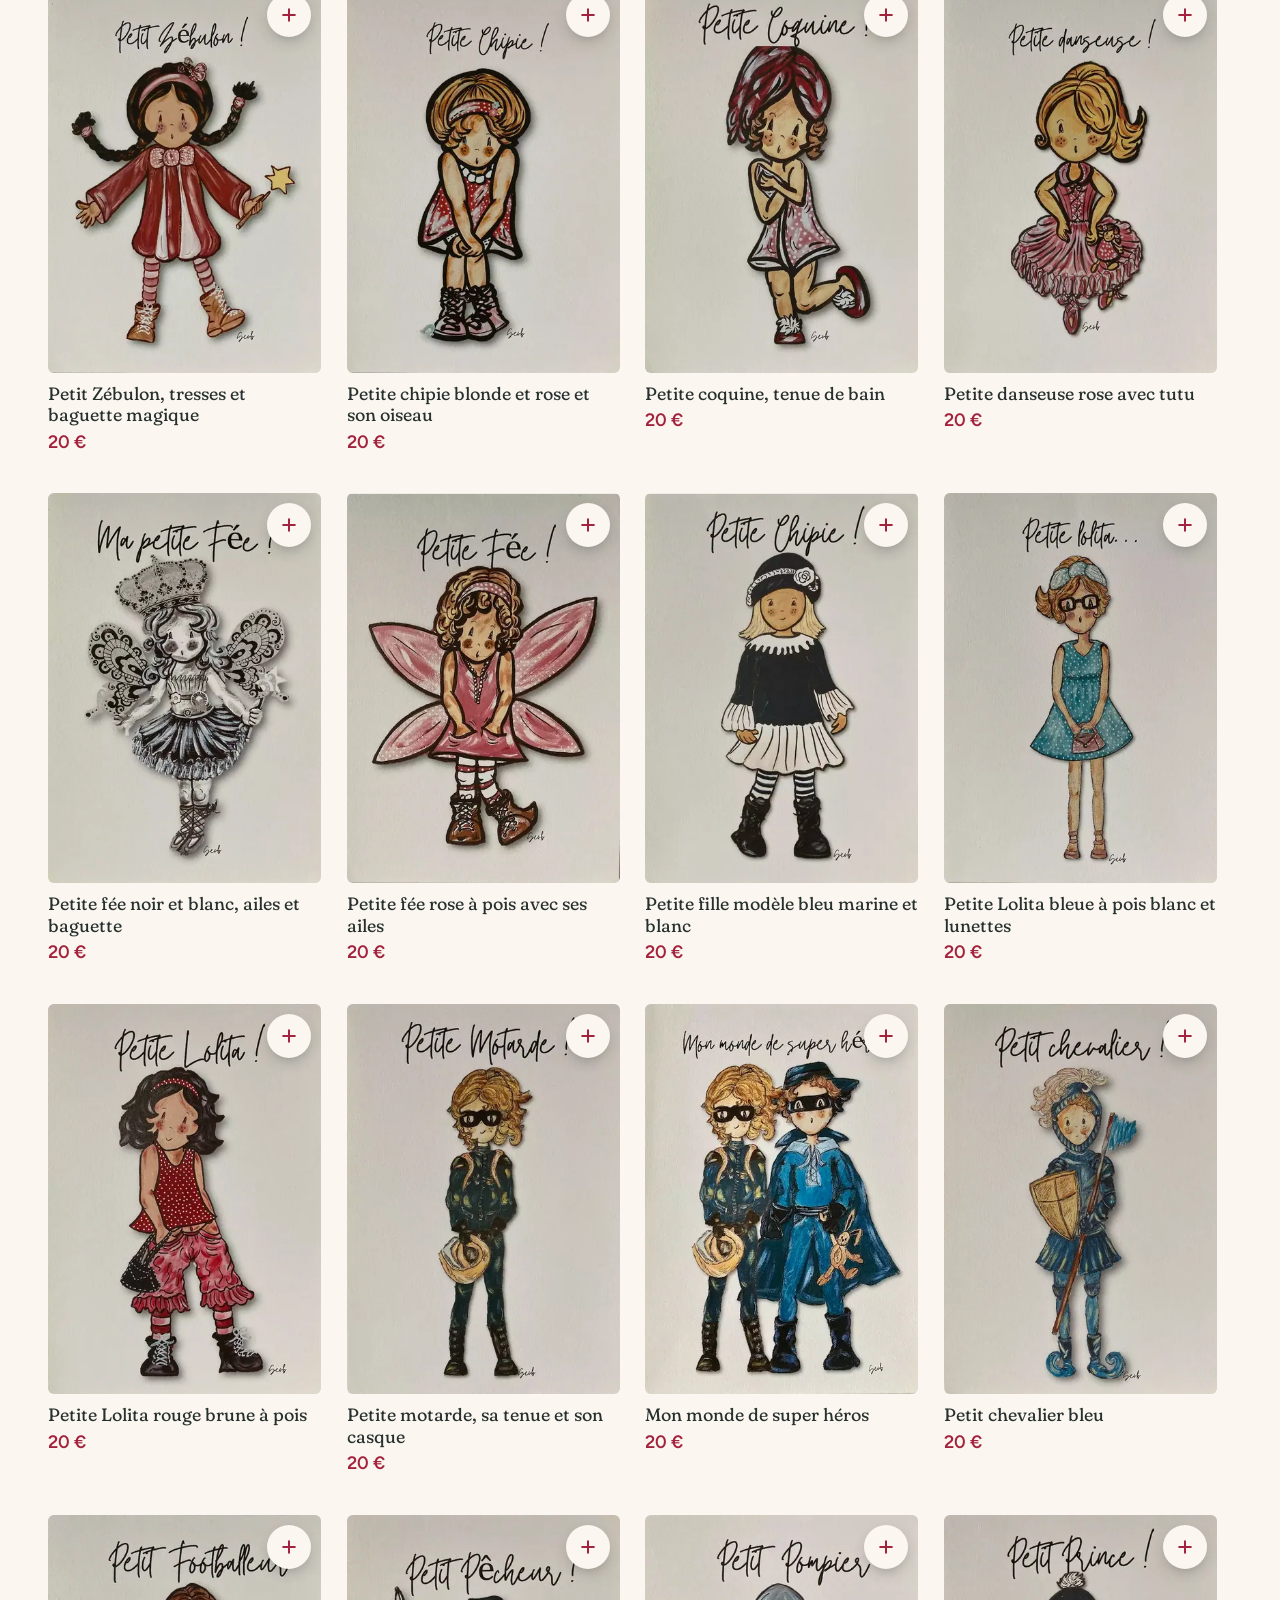
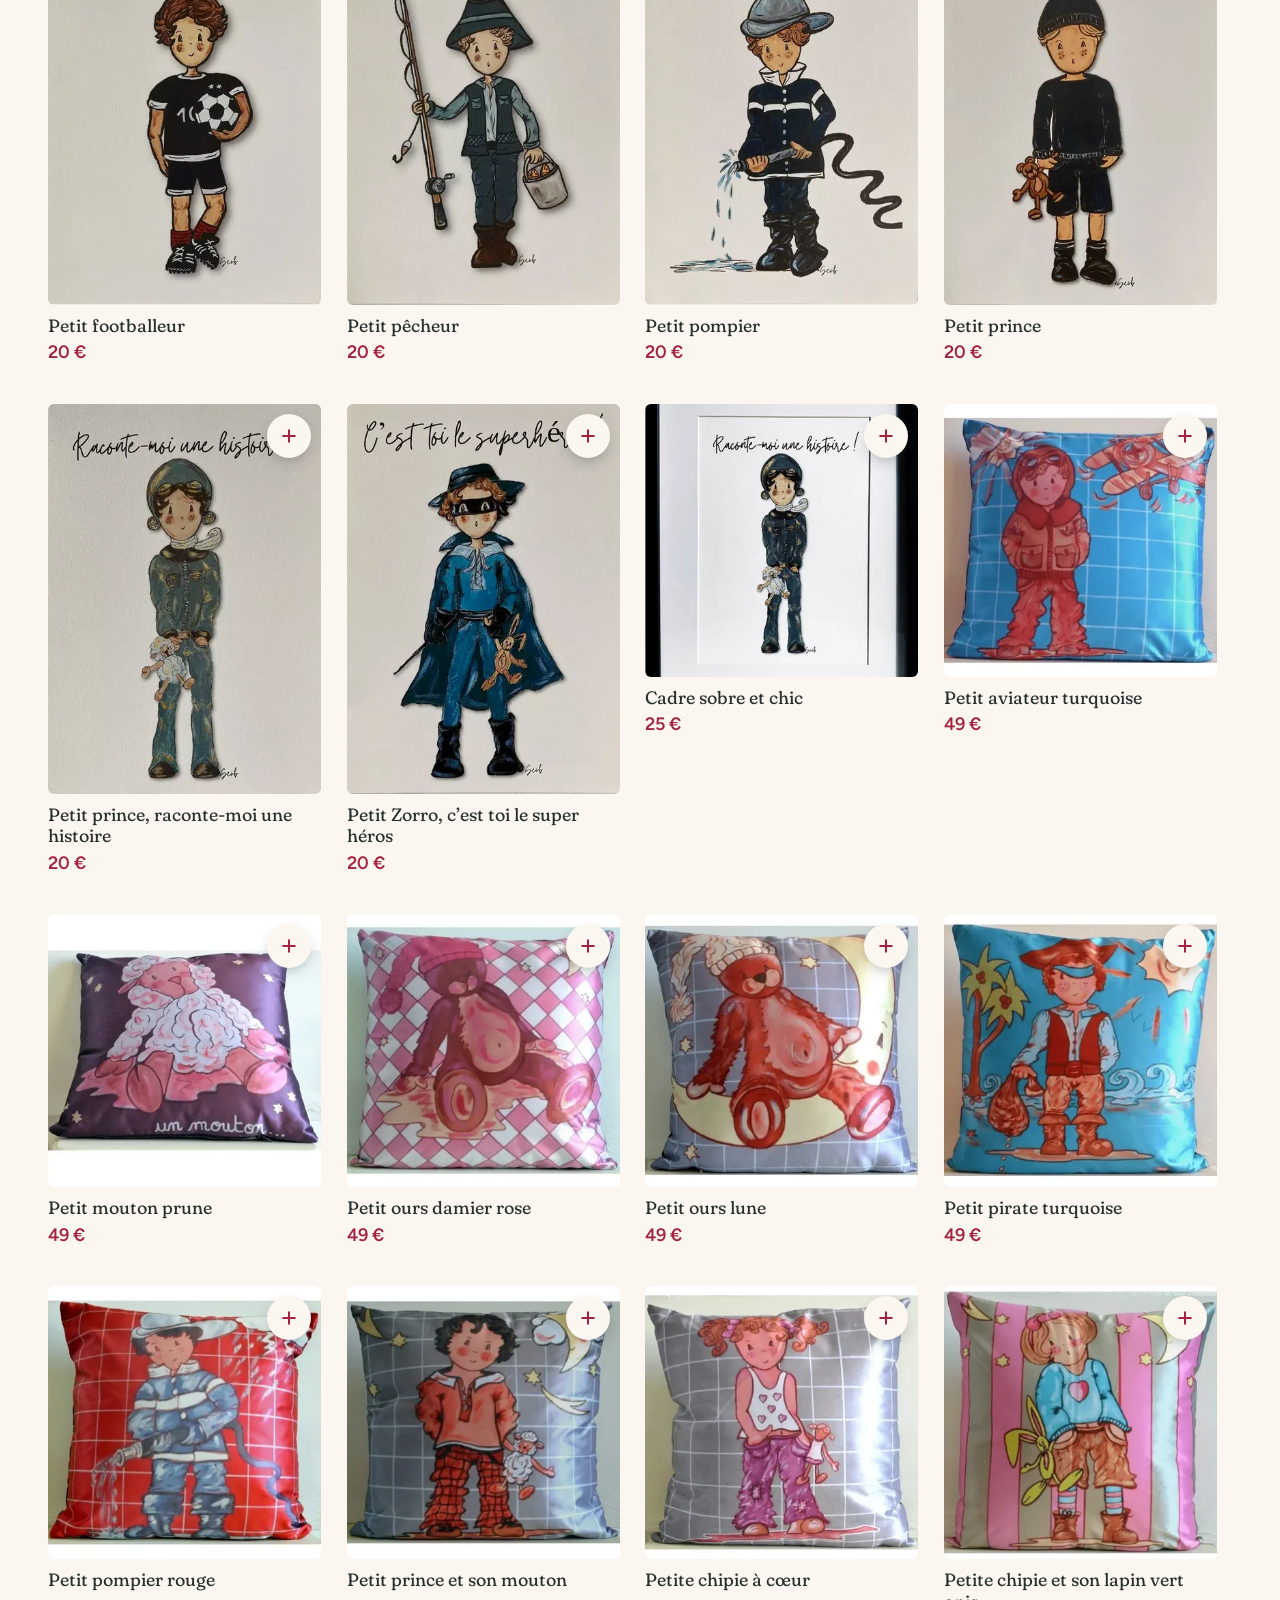
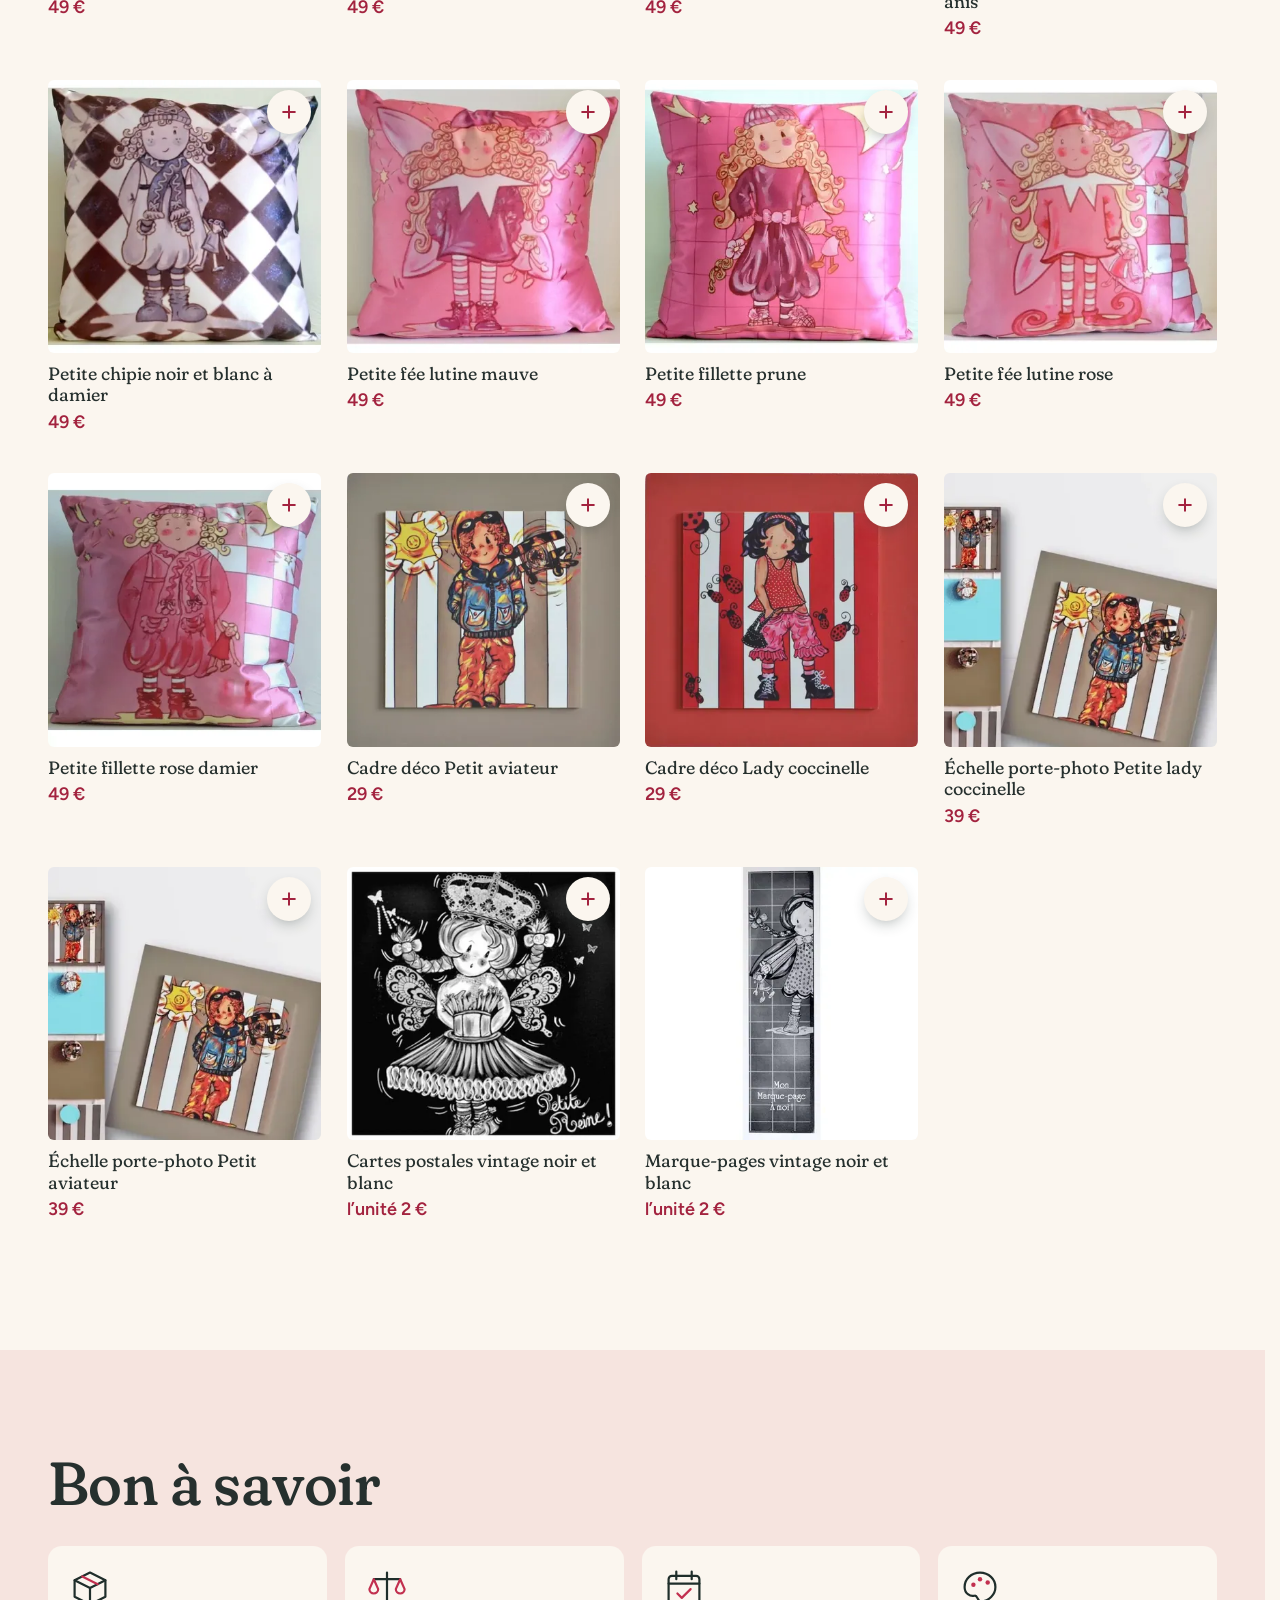
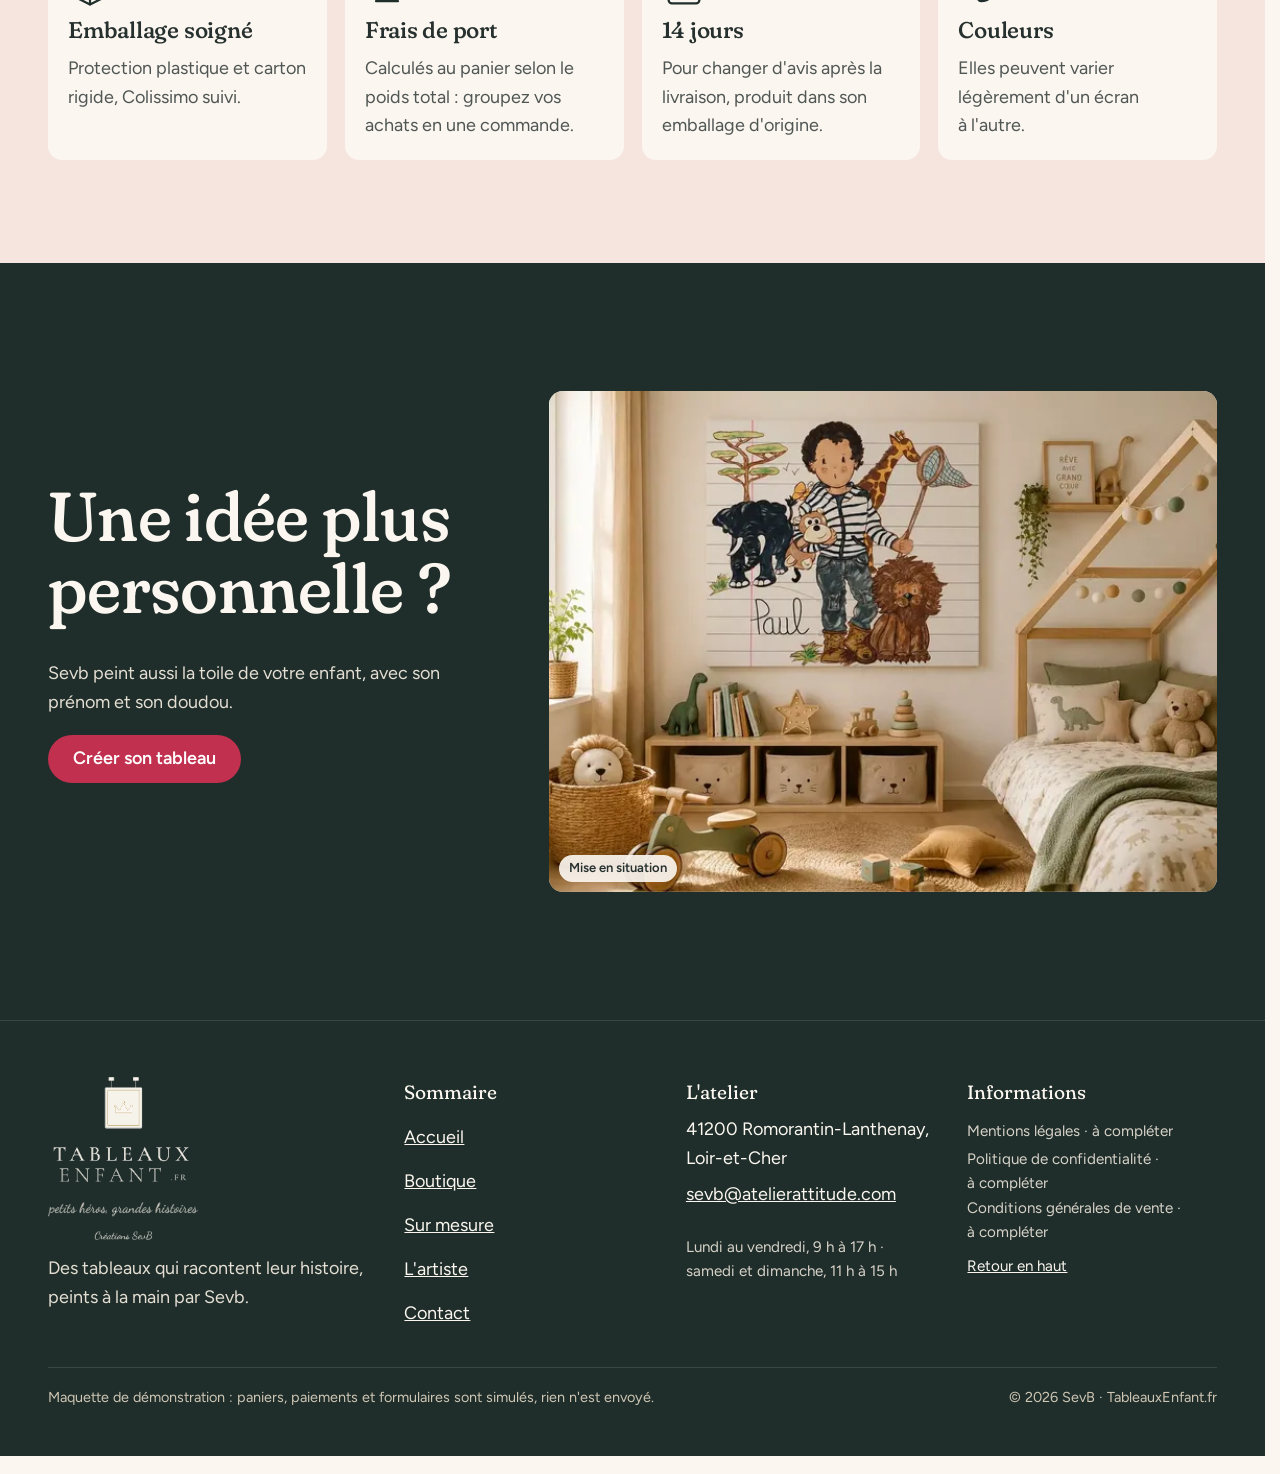
<file: boutique.html>
<!doctype html>
<html lang="fr" data-v="2" data-curseur>
<head>
<meta charset="utf-8">
<meta name="viewport" content="width=device-width, initial-scale=1, viewport-fit=cover">
<title>La boutique · Tableaux Enfant</title>
<meta name="description" content="Toiles originales, affiches A4, coussins, cadres et cartes postales en séries limitées, d&#39;après les œuvres de Sevb.">
<meta name="robots" content="noindex, nofollow">
<link rel="canonical" href="https://tableauxenfant-maquette.vercel.app/boutique">
<style>:root{--fond:#FBF6EF;--texte:#26302E;--voile-fond:#1F2E2B;--ouverture-fond:#1F2E2B;--menu-fond:#FBF6EF}:root { --entete-h: 72px; --barres-h: 0px; } html { background: var(--fond); color: var(--texte); scrollbar-gutter: stable; } body { margin: 0; background: var(--fond); } html.js:not(.secours):not([data-arrivee="retour"]) [data-anime] { opacity: 0; } html.js:not(.secours):not([data-arrivee="retour"]) [data-anime].vu { opacity: 1; } [data-voile] { position: fixed; inset: 0; z-index: 900; background: var(--voile-fond); transform: translateY(100%); visibility: hidden; pointer-events: none; } html[data-arrivee="voile"]:not(.voile-leve):not(.secours) [data-voile] { transform: none; visibility: visible; } html.secours [data-voile] { visibility: hidden !important; } .ouverture-panneau { position: fixed; inset: 0; z-index: 850; display: none; place-content: center; justify-items: center; background: var(--ouverture-fond, var(--voile-fond)); color: var(--fond); text-align: center; } html.js[data-arrivee="intro"]:not(.secours):not(.intro-finie) .ouverture-panneau { display: grid; } html.defilement-bloque, html.defilement-bloque body, html.js[data-arrivee="intro"]:not(.secours):not(.intro-finie), html.js[data-arrivee="intro"]:not(.secours):not(.intro-finie) body, html[data-arrivee="voile"]:not(.voile-leve):not(.secours), html[data-arrivee="voile"]:not(.voile-leve):not(.secours) body { overflow: hidden; } html.js[data-arrivee="intro"]:not(.secours):not(.intro-finie) { background-color: var(--ouverture-fond, var(--voile-fond)); } html[data-arrivee="voile"]:not(.voile-leve):not(.secours) { background-color: var(--voile-fond); }</style>
<script>(function () {
var d = document.documentElement, ss = null, ls = null;
try { ss = window.sessionStorage; ls = window.localStorage; } catch (e) {}
d.classList.add('js');
var nav = performance.getEntriesByType ? performance.getEntriesByType('navigation')[0] : null;
var type = nav ? nav.type : 'navigate';
var depart = null;
try { depart = JSON.parse(ss.getItem('socle:depart') || 'null'); ss.removeItem('socle:depart'); } catch (e) {}
if (depart && !(Date.now() - depart.t < 15000)) depart = null;
var mode = type === 'back_forward' ? 'retour' : type === 'reload' ? 'intro' : depart ? 'voile' : 'intro';
d.setAttribute('data-arrivee', mode);
if (mode === 'voile' && depart.couleur) d.style.setProperty('--voile-fond', depart.couleur);
if (type === 'reload' && 'scrollRestoration' in history) {
history.scrollRestoration = 'manual';
}
try {
var choisie = ls && ls.getItem('socle:langue');
var langue = (d.lang || '').slice(0, 2);
if (choisie && choisie !== langue && type === 'navigate' && !depart) {
var alt = document.querySelector('link[rel="alternate"][hreflang="' + choisie + '"]');
if (alt) location.replace(new URL(alt.href).pathname + location.search + location.hash);
}
} catch (e) {}
setTimeout(function () { if (!d.classList.contains('demarre')) d.classList.add('secours'); }, 2000);
})();</script>
<link rel="preload" href="/assets/fonts/fraunces-normal.woff2" as="font" type="font/woff2" crossorigin>
<link rel="stylesheet" href="/assets/css/socle.css?v=2">
<link rel="stylesheet" href="/assets/css/module-panier-en-tiroir.css?v=2">
<link rel="stylesheet" href="/assets/css/module-envol-vers-le-panier.css?v=2">
<link rel="stylesheet" href="/assets/css/module-catalogue-filtres-flip.css?v=2">
<link rel="stylesheet" href="/assets/css/site.css?v=2">
<link rel="modulepreload" href="/assets/js/site.js?v=2">
<link rel="modulepreload" href="/assets/js/socle/index.js?v=2">
<script src="/assets/vendor/gsap.min.js" defer></script>
<script src="/assets/vendor/ScrollTrigger.min.js" defer></script>
<script src="/assets/vendor/SplitText.min.js" defer></script>
<script type="module" src="/assets/js/site.js?v=2"></script>
<meta name="theme-color" content="#FBF6EF">
<link rel="icon" href="/assets/images/favicon-64.png" type="image/png">
<link rel="apple-touch-icon" href="/assets/images/apple-touch-icon.png">
<meta property="og:type" content="website">
<meta property="og:site_name" content="Tableaux Enfant">
<meta property="og:locale" content="fr_FR">
<meta property="og:title" content="La boutique · Tableaux Enfant">
<meta property="og:description" content="Toiles originales, affiches A4, coussins, cadres et cartes postales en séries limitées, d&#39;après les œuvres de Sevb.">
<meta property="og:url" content="https://tableauxenfant-maquette.vercel.app/boutique">
<meta property="og:image" content="https://tableauxenfant-maquette.vercel.app/assets/partage/boutique-fr.jpg">
<meta property="og:image:width" content="1200">
<meta property="og:image:height" content="630">
<meta property="og:image:alt" content="Coussins, cadres et affiches de Sevb dans une chambre d&#39;enfant">
<meta name="twitter:card" content="summary_large_image">
<script type="application/ld+json">{"@context":"https://schema.org","@type":"Store","name":"Tableaux Enfant · Créations SevB","description":"Tableaux originaux, toiles sur mesure, affiches et décorations pour chambres d'enfants, peints à la main par Sevb, artiste peintre.","email":"sevb@atelierattitude.com","address":{"@type":"PostalAddress","postalCode":"41200","addressLocality":"Romorantin-Lanthenay","addressRegion":"Loir-et-Cher","addressCountry":"FR"},"founder":{"@type":"Person","name":"Séverine Bisson","alternateName":"Sevb","jobTitle":"Artiste peintre"},"openingHoursSpecification":[{"@type":"OpeningHoursSpecification","dayOfWeek":["Monday","Tuesday","Wednesday","Thursday","Friday"],"opens":"09:00","closes":"17:00"},{"@type":"OpeningHoursSpecification","dayOfWeek":["Saturday","Sunday"],"opens":"11:00","closes":"15:00"}]}</script>
</head>
<body id="haut">
<div data-voile data-forme="iris" aria-hidden="true"><div class="voile-contenu"><img src="/assets/images/icone-clair.png" alt="" width="108" height="147"><span data-voile-libelle>Boutique</span></div></div>
<div class="ouverture-panneau" data-ouverture aria-hidden="true">
  <img class="ouverture-logo" src="/assets/images/icone-clair.png" alt="" width="108" height="147" data-ouverture-objet>
  <p class="ouverture-nom">Tableaux <span>Enfant</span></p>
  <p class="ouverture-ligne">petits héros, grandes histoires</p>
  <div class="ouverture-fonds"><span class="fond-uni"></span><span class="fond-rayures"></span><span class="fond-pois"></span><span class="fond-quadrillage"></span></div>
</div>
<a class="evitement" href="#contenu">Aller au contenu</a>
<header data-entete>
  <div class="entete-rangee">
    <a class="entete-logo" aria-label="Tableaux Enfant, accueil" href="/" data-libelle="Accueil">
      <img src="/assets/images/logo-entete.png" alt="Tableaux Enfant" width="529" height="147">
    </a>
    <nav data-nav aria-label="Navigation principale">
      <ul><li><a href="/boutique" data-libelle="Boutique" aria-current="page">Boutique</a></li><li><a href="/sur-mesure" data-libelle="Sur mesure">Sur mesure</a></li><li><a href="/artiste" data-libelle="L&#39;artiste">L&#39;artiste</a></li><li><a href="/contact" data-libelle="Contact">Contact</a></li></ul>
    </nav>
    <div class="entete-actions">
      <a class="entete-panier" href="/boutique" data-panier-ouvrir data-envol-cible data-sans-transition><svg viewBox="0 0 24 24" width="22" height="22" aria-hidden="true"><path d="M5 8h14l-1.2 11.2a2 2 0 0 1-2 1.8H8.2a2 2 0 0 1-2-1.8L5 8Z" fill="none" stroke="currentColor" stroke-width="1.8"/><path d="M9 8V6.5a3 3 0 0 1 6 0V8" fill="none" stroke="currentColor" stroke-width="1.8"/></svg><span class="entete-panier-texte">Panier</span> <span class="pet-compte est-vide" data-panier-compte>0</span></a>
      <a class="bouton" href="/sur-mesure#composer" data-libelle="Sur mesure">Créer son tableau</a>
      <button type="button" data-menu-bouton aria-controls="menu" aria-expanded="false" data-libelle-ouvrir="Menu" data-libelle-fermer="Fermer"><span data-libelle-bouton>Menu</span></button>
      <a class="menu-sansjs" href="#menu" data-menu-lien>Menu</a>
    </div>
  </div>
</header>
<script>/* Avant le premier affichage : rangées de la navigation (même règle que ajusterNav dans assets/js/socle/entete.js)
   et hauteur réelle de l'en-tête, pour que rien ne saute quand le JavaScript du site prend la main. */
(function () {
  var h = document.documentElement, u = document.querySelector('[data-nav] ul'), e = document.querySelector('[data-entete]');
  if (u) {
    var deborde = function () { return u.scrollWidth > u.clientWidth + 1; }, c = deborde();
    if (c && window.matchMedia('(min-width: 900px)').matches) {
      h.classList.add('nav-deux-rangees'); c = deborde();
      if (c) { h.classList.add('nav-deux-lignes'); var a = u.querySelector('a'); c = !a || u.getBoundingClientRect().height > a.getBoundingClientRect().height * 2.5; }
      if (c) h.classList.remove('nav-deux-rangees', 'nav-deux-lignes');
    }
    if (c) h.classList.add('nav-compacte');
  }
  if (e) h.style.setProperty('--entete-h', Math.round(e.getBoundingClientRect().height) + 'px');
})();</script>
<span id="menu-ferme" aria-hidden="true"></span>
<div id="menu" data-menu role="dialog" aria-modal="true" aria-label="Menu">
  <p class="menu-sansjs-fermer"><a href="#menu-ferme">Fermer</a></p>
  <ul><li style="--i:0"><a href="/" class="menu-lien" data-libelle="Accueil">Accueil</a></li><li style="--i:1"><a href="/boutique" class="menu-lien" data-libelle="Boutique" aria-current="page">Boutique</a></li><li style="--i:2"><a href="/sur-mesure" class="menu-lien" data-libelle="Sur mesure">Sur mesure</a></li><li style="--i:3"><a href="/artiste" class="menu-lien" data-libelle="L&#39;artiste">L&#39;artiste</a></li><li style="--i:4"><a href="/contact" class="menu-lien" data-libelle="Contact">Contact</a></li></ul>
  <p class="menu-actions"><a class="bouton" href="/sur-mesure#composer" data-libelle="Sur mesure">Créer son tableau</a></p>
  <p class="menu-email">Écrire à Sevb : <a href="mailto:sevb@atelierattitude.com">sevb@atelierattitude.com</a></p>
</div>
<main id="contenu" tabindex="-1">
<section class="ouv ouv-boutique" id="debut">
  <div class="conteneur ouv-boutique-tete">
    <p class="surtitre" data-anime="gsap">Créations Sevb</p>
    <h1 class="ouv-titre" data-anime="gsap"><span class="ligne-masque"><span class="ouv-ligne">La boutique des</span></span> <span class="ligne-masque"><span class="ouv-ligne"><em data-iris-centre>petits héros</em></span></span></h1>
    <div class="ouv-boutique-bas" data-anime="gsap">
      <p class="ouv-intro masque-ecran-tres-bas">Toiles originales, affiches A4, coussins et séries limitées. Panier et paiement simulés dans cette maquette.</p>
      <p class="ouv-actions"><a class="bouton" href="#catalogue" data-action-principale data-sans-transition>Voir les toiles</a> <span class="ouv-info" data-info-cle>Affiches dès 20 € · coussins 49 € · toiles 145 €</span></p>
    </div>
  </div>
  <div class="ruban-produits" data-effet="ruban-produits">
    <div class="ruban-piste" id="ruban-boutique" data-boucle-css aria-label="Bandeau des créations de Sevb" role="img">
      <ul class="ruban-liste"><li class="ruban-item ruban-item--toiles"><figure class="media " style="--cadrage:50% 50%">
  <picture>
    <img src="/assets/images/toile-lady-coccinelle-800.webp" srcset="/assets/images/toile-lady-coccinelle-400.webp 400w, /assets/images/toile-lady-coccinelle-800.webp 800w" sizes="(max-width: 760px) 40vw, 16vw" alt="Petite lady coccinelle" width="800" height="800" fetchpriority="high" loading="eager" decoding="async">
  </picture>
</figure></li><li class="ruban-item ruban-item--affiches"><figure class="media " style="--cadrage:50% 50%">
  <picture>
    <img src="/assets/images/affiche-motarde-800.webp" srcset="/assets/images/affiche-motarde-400.webp 400w, /assets/images/affiche-motarde-800.webp 800w" sizes="(max-width: 760px) 40vw, 16vw" alt="Petite motarde, sa tenue et son casque" width="800" height="1143" fetchpriority="high" loading="eager" decoding="async">
  </picture>
</figure></li><li class="ruban-item ruban-item--coussins"><figure class="media " style="--cadrage:50% 50%">
  <picture>
    <img src="/assets/images/coussin-lutine-rose-800.webp" srcset="/assets/images/coussin-lutine-rose-400.webp 400w, /assets/images/coussin-lutine-rose-800.webp 800w" sizes="(max-width: 760px) 40vw, 16vw" alt="Petite fée lutine rose" width="800" height="800" fetchpriority="high" loading="eager" decoding="async">
  </picture>
</figure></li><li class="ruban-item ruban-item--toiles"><figure class="media " style="--cadrage:50% 50%">
  <picture>
    <img src="/assets/images/toile-aviateur-800.webp" srcset="/assets/images/toile-aviateur-400.webp 400w, /assets/images/toile-aviateur-800.webp 800w" sizes="(max-width: 760px) 40vw, 16vw" alt="Mon petit aviateur en vol" width="800" height="800" fetchpriority="high" loading="eager" decoding="async">
  </picture>
</figure></li><li class="ruban-item ruban-item--affiches"><figure class="media " style="--cadrage:50% 50%">
  <picture>
    <img src="/assets/images/affiche-chevalier-800.webp" srcset="/assets/images/affiche-chevalier-400.webp 400w, /assets/images/affiche-chevalier-800.webp 800w" sizes="(max-width: 760px) 40vw, 16vw" alt="Petit chevalier bleu" width="800" height="1143" fetchpriority="high" loading="eager" decoding="async">
  </picture>
</figure></li><li class="ruban-item ruban-item--coussins"><figure class="media " style="--cadrage:50% 50%">
  <picture>
    <img src="/assets/images/coussin-pompier-800.webp" srcset="/assets/images/coussin-pompier-400.webp 400w, /assets/images/coussin-pompier-800.webp 800w" sizes="(max-width: 760px) 40vw, 16vw" alt="Petit pompier rouge" width="800" height="800" fetchpriority="high" loading="eager" decoding="async">
  </picture>
</figure></li><li class="ruban-item ruban-item--toiles"><figure class="media " style="--cadrage:50% 50%">
  <picture>
    <img src="/assets/images/toile-ecoliere-800.webp" srcset="/assets/images/toile-ecoliere-400.webp 400w, /assets/images/toile-ecoliere-800.webp 800w" sizes="(max-width: 760px) 40vw, 16vw" alt="Petite écolière sur fond cahier d’école" width="800" height="800" loading="lazy" decoding="async">
  </picture>
</figure></li><li class="ruban-item ruban-item--cadeaux"><figure class="media " style="--cadrage:50% 50%">
  <picture>
    <img src="/assets/images/cartes-reine-800.webp" srcset="/assets/images/cartes-reine-400.webp 400w, /assets/images/cartes-reine-800.webp 800w" sizes="(max-width: 760px) 40vw, 16vw" alt="Cartes postales vintage noir et blanc" width="800" height="800" loading="lazy" decoding="async">
  </picture>
</figure></li><li class="ruban-item ruban-item--affiches"><figure class="media " style="--cadrage:50% 50%">
  <picture>
    <img src="/assets/images/affiche-danseuse-800.webp" srcset="/assets/images/affiche-danseuse-400.webp 400w, /assets/images/affiche-danseuse-800.webp 800w" sizes="(max-width: 760px) 40vw, 16vw" alt="Petite danseuse rose avec tutu" width="800" height="1143" loading="lazy" decoding="async">
  </picture>
</figure></li><li class="ruban-item ruban-item--toiles"><figure class="media " style="--cadrage:50% 50%">
  <picture>
    <img src="/assets/images/toile-lolita-lapin-800.webp" srcset="/assets/images/toile-lolita-lapin-400.webp 400w, /assets/images/toile-lolita-lapin-800.webp 800w" sizes="(max-width: 760px) 40vw, 16vw" alt="Petite Lolita et son doudou lapin vert anis" width="800" height="800" loading="lazy" decoding="async">
  </picture>
</figure></li><li class="ruban-item ruban-item--coussins"><figure class="media " style="--cadrage:50% 50%">
  <picture>
    <img src="/assets/images/coussin-aviateur-800.webp" srcset="/assets/images/coussin-aviateur-400.webp 400w, /assets/images/coussin-aviateur-800.webp 800w" sizes="(max-width: 760px) 40vw, 16vw" alt="Petit aviateur turquoise" width="800" height="800" loading="lazy" decoding="async">
  </picture>
</figure></li><li class="ruban-item ruban-item--affiches"><figure class="media " style="--cadrage:50% 50%">
  <picture>
    <img src="/assets/images/affiche-zorro-800.webp" srcset="/assets/images/affiche-zorro-400.webp 400w, /assets/images/affiche-zorro-800.webp 800w" sizes="(max-width: 760px) 40vw, 16vw" alt="Petit Zorro, c’est toi le super héros" width="800" height="1142" loading="lazy" decoding="async">
  </picture>
</figure></li></ul><ul class="ruban-liste" aria-hidden="true"><li class="ruban-item ruban-item--toiles"><figure class="media " style="--cadrage:50% 50%">
  <picture>
    <img src="/assets/images/toile-lady-coccinelle-800.webp" srcset="/assets/images/toile-lady-coccinelle-400.webp 400w, /assets/images/toile-lady-coccinelle-800.webp 800w" sizes="(max-width: 760px) 40vw, 16vw" alt="" width="800" height="800" loading="lazy" decoding="async">
  </picture>
</figure></li><li class="ruban-item ruban-item--affiches"><figure class="media " style="--cadrage:50% 50%">
  <picture>
    <img src="/assets/images/affiche-motarde-800.webp" srcset="/assets/images/affiche-motarde-400.webp 400w, /assets/images/affiche-motarde-800.webp 800w" sizes="(max-width: 760px) 40vw, 16vw" alt="" width="800" height="1143" loading="lazy" decoding="async">
  </picture>
</figure></li><li class="ruban-item ruban-item--coussins"><figure class="media " style="--cadrage:50% 50%">
  <picture>
    <img src="/assets/images/coussin-lutine-rose-800.webp" srcset="/assets/images/coussin-lutine-rose-400.webp 400w, /assets/images/coussin-lutine-rose-800.webp 800w" sizes="(max-width: 760px) 40vw, 16vw" alt="" width="800" height="800" loading="lazy" decoding="async">
  </picture>
</figure></li><li class="ruban-item ruban-item--toiles"><figure class="media " style="--cadrage:50% 50%">
  <picture>
    <img src="/assets/images/toile-aviateur-800.webp" srcset="/assets/images/toile-aviateur-400.webp 400w, /assets/images/toile-aviateur-800.webp 800w" sizes="(max-width: 760px) 40vw, 16vw" alt="" width="800" height="800" loading="lazy" decoding="async">
  </picture>
</figure></li><li class="ruban-item ruban-item--affiches"><figure class="media " style="--cadrage:50% 50%">
  <picture>
    <img src="/assets/images/affiche-chevalier-800.webp" srcset="/assets/images/affiche-chevalier-400.webp 400w, /assets/images/affiche-chevalier-800.webp 800w" sizes="(max-width: 760px) 40vw, 16vw" alt="" width="800" height="1143" loading="lazy" decoding="async">
  </picture>
</figure></li><li class="ruban-item ruban-item--coussins"><figure class="media " style="--cadrage:50% 50%">
  <picture>
    <img src="/assets/images/coussin-pompier-800.webp" srcset="/assets/images/coussin-pompier-400.webp 400w, /assets/images/coussin-pompier-800.webp 800w" sizes="(max-width: 760px) 40vw, 16vw" alt="" width="800" height="800" loading="lazy" decoding="async">
  </picture>
</figure></li><li class="ruban-item ruban-item--toiles"><figure class="media " style="--cadrage:50% 50%">
  <picture>
    <img src="/assets/images/toile-ecoliere-800.webp" srcset="/assets/images/toile-ecoliere-400.webp 400w, /assets/images/toile-ecoliere-800.webp 800w" sizes="(max-width: 760px) 40vw, 16vw" alt="" width="800" height="800" loading="lazy" decoding="async">
  </picture>
</figure></li><li class="ruban-item ruban-item--cadeaux"><figure class="media " style="--cadrage:50% 50%">
  <picture>
    <img src="/assets/images/cartes-reine-800.webp" srcset="/assets/images/cartes-reine-400.webp 400w, /assets/images/cartes-reine-800.webp 800w" sizes="(max-width: 760px) 40vw, 16vw" alt="" width="800" height="800" loading="lazy" decoding="async">
  </picture>
</figure></li><li class="ruban-item ruban-item--affiches"><figure class="media " style="--cadrage:50% 50%">
  <picture>
    <img src="/assets/images/affiche-danseuse-800.webp" srcset="/assets/images/affiche-danseuse-400.webp 400w, /assets/images/affiche-danseuse-800.webp 800w" sizes="(max-width: 760px) 40vw, 16vw" alt="" width="800" height="1143" loading="lazy" decoding="async">
  </picture>
</figure></li><li class="ruban-item ruban-item--toiles"><figure class="media " style="--cadrage:50% 50%">
  <picture>
    <img src="/assets/images/toile-lolita-lapin-800.webp" srcset="/assets/images/toile-lolita-lapin-400.webp 400w, /assets/images/toile-lolita-lapin-800.webp 800w" sizes="(max-width: 760px) 40vw, 16vw" alt="" width="800" height="800" loading="lazy" decoding="async">
  </picture>
</figure></li><li class="ruban-item ruban-item--coussins"><figure class="media " style="--cadrage:50% 50%">
  <picture>
    <img src="/assets/images/coussin-aviateur-800.webp" srcset="/assets/images/coussin-aviateur-400.webp 400w, /assets/images/coussin-aviateur-800.webp 800w" sizes="(max-width: 760px) 40vw, 16vw" alt="" width="800" height="800" loading="lazy" decoding="async">
  </picture>
</figure></li><li class="ruban-item ruban-item--affiches"><figure class="media " style="--cadrage:50% 50%">
  <picture>
    <img src="/assets/images/affiche-zorro-800.webp" srcset="/assets/images/affiche-zorro-400.webp 400w, /assets/images/affiche-zorro-800.webp 800w" sizes="(max-width: 760px) 40vw, 16vw" alt="" width="800" height="1142" loading="lazy" decoding="async">
  </picture>
</figure></li></ul>
    </div>
    <button type="button" class="ruban-pause" data-pause-pour="ruban-boutique" data-libelle-pause="Pause" data-libelle-lecture="Lecture"><span data-libelle-bouton>Pause</span></button>
  </div>
</section>
<section class="cff catalogue conteneur" id="catalogue" data-module="catalogue-filtres-flip" aria-label="Filtrer la boutique">
  <h2 class="catalogue-titre" data-anime="lignes">Toutes les créations</h2>
  <div class="cff__filtres" data-anime>
    <div class="cff__groupe" role="group" aria-label="Catégorie" data-filtre-groupe="cat">
      <span class="cff__libelle">Catégorie</span>
      <button type="button" data-valeur="tout" aria-pressed="true">Tout</button>
      <button type="button" data-valeur="toiles" aria-pressed="false">Toiles originales</button><button type="button" data-valeur="affiches" aria-pressed="false">Affiches</button><button type="button" data-valeur="coussins" aria-pressed="false">Coussins</button><button type="button" data-valeur="cadeaux" aria-pressed="false">Petits cadeaux</button>
    </div>
    <div class="cff__groupe" role="group" aria-label="Pour" data-filtre-groupe="pour">
      <span class="cff__libelle">Pour</span>
      <button type="button" data-valeur="tout" aria-pressed="true">Tous</button>
      <button type="button" data-valeur="fille" aria-pressed="false">Fille</button><button type="button" data-valeur="garcon" aria-pressed="false">Garçon</button>
    </div>
    <div class="cff__ligne">
      <label class="cff__curseur">Budget maximal <b data-sortie="prix"></b><input type="range" min="2" max="195" step="1" value="195" data-filtre-max="prix"></label>
      <label class="cff__tri">Trier <select data-tri><option value="ordre">Recommandés</option><option value="prix-asc">Prix croissant</option><option value="prix-desc">Prix décroissant</option></select></label>
      <label class="cff__recherche">Rechercher <input type="search" data-recherche placeholder="Un héros, une couleur…" autocomplete="off"></label>
    </div>
    <p class="cff__compte" aria-live="polite"><b data-compte>59</b> <span data-compte-mot>créations</span> · <button type="button" class="lien" data-reinit>Tout afficher</button></p>
  </div>
  <div class="cff__grille" data-grille>
    <article class="cff__fiche produit" data-cat="toiles" data-pour="fille" data-prix="145" data-ordre="0" data-mots="petit ours, fond nuages, mon doudou toiles" data-produit="toile-ours-doudou" data-panier-produit>
      <a class="produit-lien" href="/boutique?produit=toile-ours-doudou" data-fiche="toile-ours-doudou" data-sans-transition>
        <figure class="media produit-media produit-media--toiles" style="--cadrage:50% 50%">
  <picture>
    <img src="/assets/images/toile-ours-doudou-800.webp" srcset="/assets/images/toile-ours-doudou-400.webp 400w, /assets/images/toile-ours-doudou-800.webp 800w" sizes="(max-width: 760px) 46vw, 23vw" alt="Petit ours, fond nuages, mon doudou" width="800" height="800" loading="lazy" decoding="async">
  </picture>
</figure>
        <span class="produit-texte"><span class="produit-titre">Petit ours, fond nuages, mon doudou</span><span class="produit-prix" data-prix>145 €</span></span>
      </a>
      <button type="button" class="ajout-rapide" data-panier-ajouter="toile-ours-doudou" data-nom="Petit ours, fond nuages, mon doudou" data-prix="145" data-image="/assets/images/toile-ours-doudou-400.webp" aria-label="Ajouter Petit ours, fond nuages, mon doudou au panier"><svg viewBox="0 0 24 24" width="20" height="20" aria-hidden="true"><path d="M12 5v14M5 12h14" stroke="currentColor" stroke-width="2.4" stroke-linecap="round"/></svg></button>
    </article><article class="cff__fiche produit" data-cat="toiles" data-pour="fille" data-prix="145" data-ordre="1" data-mots="petite chipie fille modèle toiles" data-produit="toile-chipie-modele" data-panier-produit>
      <a class="produit-lien" href="/boutique?produit=toile-chipie-modele" data-fiche="toile-chipie-modele" data-sans-transition>
        <figure class="media produit-media produit-media--toiles" style="--cadrage:50% 50%">
  <picture>
    <img src="/assets/images/toile-chipie-modele-800.webp" srcset="/assets/images/toile-chipie-modele-400.webp 400w, /assets/images/toile-chipie-modele-800.webp 800w" sizes="(max-width: 760px) 46vw, 23vw" alt="Petite chipie fille modèle" width="800" height="800" loading="lazy" decoding="async">
  </picture>
</figure>
        <span class="produit-texte"><span class="produit-titre">Petite chipie fille modèle</span><span class="produit-prix" data-prix>145 €</span></span>
      </a>
      <button type="button" class="ajout-rapide" data-panier-ajouter="toile-chipie-modele" data-nom="Petite chipie fille modèle" data-prix="145" data-image="/assets/images/toile-chipie-modele-400.webp" aria-label="Ajouter Petite chipie fille modèle au panier"><svg viewBox="0 0 24 24" width="20" height="20" aria-hidden="true"><path d="M12 5v14M5 12h14" stroke="currentColor" stroke-width="2.4" stroke-linecap="round"/></svg></button>
    </article><article class="cff__fiche produit" data-cat="toiles" data-pour="fille" data-prix="145" data-ordre="2" data-mots="petite coquine à lunettes et ses ballons toiles" data-produit="toile-coquine-ballons" data-panier-produit>
      <a class="produit-lien" href="/boutique?produit=toile-coquine-ballons" data-fiche="toile-coquine-ballons" data-sans-transition>
        <figure class="media produit-media produit-media--toiles" style="--cadrage:50% 50%">
  <picture>
    <img src="/assets/images/toile-coquine-ballons-800.webp" srcset="/assets/images/toile-coquine-ballons-400.webp 400w, /assets/images/toile-coquine-ballons-800.webp 800w" sizes="(max-width: 760px) 46vw, 23vw" alt="Petite coquine à lunettes et ses ballons" width="800" height="800" loading="lazy" decoding="async">
  </picture>
</figure>
        <span class="produit-texte"><span class="produit-titre">Petite coquine à lunettes et ses ballons</span><span class="produit-prix" data-prix>145 €</span></span>
      </a>
      <button type="button" class="ajout-rapide" data-panier-ajouter="toile-coquine-ballons" data-nom="Petite coquine à lunettes et ses ballons" data-prix="145" data-image="/assets/images/toile-coquine-ballons-400.webp" aria-label="Ajouter Petite coquine à lunettes et ses ballons au panier"><svg viewBox="0 0 24 24" width="20" height="20" aria-hidden="true"><path d="M12 5v14M5 12h14" stroke="currentColor" stroke-width="2.4" stroke-linecap="round"/></svg></button>
    </article><article class="cff__fiche produit" data-cat="toiles" data-pour="fille" data-prix="145" data-ordre="3" data-mots="petite écolière sur fond cahier d’école toiles" data-produit="toile-ecoliere" data-panier-produit>
      <a class="produit-lien" href="/boutique?produit=toile-ecoliere" data-fiche="toile-ecoliere" data-sans-transition>
        <figure class="media produit-media produit-media--toiles" style="--cadrage:50% 50%">
  <picture>
    <img src="/assets/images/toile-ecoliere-800.webp" srcset="/assets/images/toile-ecoliere-400.webp 400w, /assets/images/toile-ecoliere-800.webp 800w" sizes="(max-width: 760px) 46vw, 23vw" alt="Petite écolière sur fond cahier d’école" width="800" height="800" loading="lazy" decoding="async">
  </picture>
</figure>
        <span class="produit-texte"><span class="produit-titre">Petite écolière sur fond cahier d’école</span><span class="produit-prix" data-prix>145 €</span></span>
      </a>
      <button type="button" class="ajout-rapide" data-panier-ajouter="toile-ecoliere" data-nom="Petite écolière sur fond cahier d’école" data-prix="145" data-image="/assets/images/toile-ecoliere-400.webp" aria-label="Ajouter Petite écolière sur fond cahier d’école au panier"><svg viewBox="0 0 24 24" width="20" height="20" aria-hidden="true"><path d="M12 5v14M5 12h14" stroke="currentColor" stroke-width="2.4" stroke-linecap="round"/></svg></button>
    </article><article class="cff__fiche produit" data-cat="toiles" data-pour="fille" data-prix="145" data-ordre="4" data-mots="petite fée lutine ardoise et ses jouets toiles" data-produit="toile-lutine-ardoise" data-panier-produit>
      <a class="produit-lien" href="/boutique?produit=toile-lutine-ardoise" data-fiche="toile-lutine-ardoise" data-sans-transition>
        <figure class="media produit-media produit-media--toiles" style="--cadrage:50% 50%">
  <picture>
    <img src="/assets/images/toile-lutine-ardoise-800.webp" srcset="/assets/images/toile-lutine-ardoise-400.webp 400w, /assets/images/toile-lutine-ardoise-800.webp 800w" sizes="(max-width: 760px) 46vw, 23vw" alt="Petite fée lutine ardoise et ses jouets" width="800" height="800" loading="lazy" decoding="async">
  </picture>
</figure>
        <span class="produit-texte"><span class="produit-titre">Petite fée lutine ardoise et ses jouets</span><span class="produit-prix" data-prix>145 €</span></span>
      </a>
      <button type="button" class="ajout-rapide" data-panier-ajouter="toile-lutine-ardoise" data-nom="Petite fée lutine ardoise et ses jouets" data-prix="145" data-image="/assets/images/toile-lutine-ardoise-400.webp" aria-label="Ajouter Petite fée lutine ardoise et ses jouets au panier"><svg viewBox="0 0 24 24" width="20" height="20" aria-hidden="true"><path d="M12 5v14M5 12h14" stroke="currentColor" stroke-width="2.4" stroke-linecap="round"/></svg></button>
    </article><article class="cff__fiche produit" data-cat="toiles" data-pour="fille" data-prix="145" data-ordre="5" data-mots="petite fée zébulon coccinelle toiles" data-produit="toile-zebulon-coccinelle" data-panier-produit>
      <a class="produit-lien" href="/boutique?produit=toile-zebulon-coccinelle" data-fiche="toile-zebulon-coccinelle" data-sans-transition>
        <figure class="media produit-media produit-media--toiles" style="--cadrage:50% 50%">
  <picture>
    <img src="/assets/images/toile-zebulon-coccinelle-800.webp" srcset="/assets/images/toile-zebulon-coccinelle-400.webp 400w, /assets/images/toile-zebulon-coccinelle-800.webp 800w" sizes="(max-width: 760px) 46vw, 23vw" alt="Petite fée Zébulon coccinelle" width="800" height="800" loading="lazy" decoding="async">
  </picture>
</figure>
        <span class="produit-texte"><span class="produit-titre">Petite fée Zébulon coccinelle</span><span class="produit-prix" data-prix>145 €</span></span>
      </a>
      <button type="button" class="ajout-rapide" data-panier-ajouter="toile-zebulon-coccinelle" data-nom="Petite fée Zébulon coccinelle" data-prix="145" data-image="/assets/images/toile-zebulon-coccinelle-400.webp" aria-label="Ajouter Petite fée Zébulon coccinelle au panier"><svg viewBox="0 0 24 24" width="20" height="20" aria-hidden="true"><path d="M12 5v14M5 12h14" stroke="currentColor" stroke-width="2.4" stroke-linecap="round"/></svg></button>
    </article><article class="cff__fiche produit" data-cat="toiles" data-pour="fille" data-prix="145" data-ordre="6" data-mots="petite femme d’affaires toiles" data-produit="toile-femme-affaires" data-panier-produit>
      <a class="produit-lien" href="/boutique?produit=toile-femme-affaires" data-fiche="toile-femme-affaires" data-sans-transition>
        <figure class="media produit-media produit-media--toiles" style="--cadrage:50% 50%">
  <picture>
    <img src="/assets/images/toile-femme-affaires-800.webp" srcset="/assets/images/toile-femme-affaires-400.webp 400w, /assets/images/toile-femme-affaires-800.webp 800w" sizes="(max-width: 760px) 46vw, 23vw" alt="Petite femme d’affaires" width="800" height="800" loading="lazy" decoding="async">
  </picture>
</figure>
        <span class="produit-texte"><span class="produit-titre">Petite femme d’affaires</span><span class="produit-prix" data-prix>145 €</span></span>
      </a>
      <button type="button" class="ajout-rapide" data-panier-ajouter="toile-femme-affaires" data-nom="Petite femme d’affaires" data-prix="145" data-image="/assets/images/toile-femme-affaires-400.webp" aria-label="Ajouter Petite femme d’affaires au panier"><svg viewBox="0 0 24 24" width="20" height="20" aria-hidden="true"><path d="M12 5v14M5 12h14" stroke="currentColor" stroke-width="2.4" stroke-linecap="round"/></svg></button>
    </article><article class="cff__fiche produit" data-cat="toiles" data-pour="fille" data-prix="145" data-ordre="7" data-mots="petite lady coccinelle toiles" data-produit="toile-lady-coccinelle" data-panier-produit>
      <a class="produit-lien" href="/boutique?produit=toile-lady-coccinelle" data-fiche="toile-lady-coccinelle" data-sans-transition>
        <figure class="media produit-media produit-media--toiles" style="--cadrage:50% 50%">
  <picture>
    <img src="/assets/images/toile-lady-coccinelle-800.webp" srcset="/assets/images/toile-lady-coccinelle-400.webp 400w, /assets/images/toile-lady-coccinelle-800.webp 800w" sizes="(max-width: 760px) 46vw, 23vw" alt="Petite lady coccinelle" width="800" height="800" loading="lazy" decoding="async">
  </picture>
</figure>
        <span class="produit-texte"><span class="produit-titre">Petite lady coccinelle</span><span class="produit-prix" data-prix>145 €</span></span>
      </a>
      <button type="button" class="ajout-rapide" data-panier-ajouter="toile-lady-coccinelle" data-nom="Petite lady coccinelle" data-prix="145" data-image="/assets/images/toile-lady-coccinelle-400.webp" aria-label="Ajouter Petite lady coccinelle au panier"><svg viewBox="0 0 24 24" width="20" height="20" aria-hidden="true"><path d="M12 5v14M5 12h14" stroke="currentColor" stroke-width="2.4" stroke-linecap="round"/></svg></button>
    </article><article class="cff__fiche produit" data-cat="toiles" data-pour="fille" data-prix="145" data-ordre="8" data-mots="petite lolita brune à lunettes et tresses toiles" data-produit="toile-lolita-lunettes" data-panier-produit>
      <a class="produit-lien" href="/boutique?produit=toile-lolita-lunettes" data-fiche="toile-lolita-lunettes" data-sans-transition>
        <figure class="media produit-media produit-media--toiles" style="--cadrage:50% 50%">
  <picture>
    <img src="/assets/images/toile-lolita-lunettes-800.webp" srcset="/assets/images/toile-lolita-lunettes-400.webp 400w, /assets/images/toile-lolita-lunettes-800.webp 800w" sizes="(max-width: 760px) 46vw, 23vw" alt="Petite Lolita brune à lunettes et tresses" width="800" height="800" loading="lazy" decoding="async">
  </picture>
</figure>
        <span class="produit-texte"><span class="produit-titre">Petite Lolita brune à lunettes et tresses</span><span class="produit-prix" data-prix>145 €</span></span>
      </a>
      <button type="button" class="ajout-rapide" data-panier-ajouter="toile-lolita-lunettes" data-nom="Petite Lolita brune à lunettes et tresses" data-prix="145" data-image="/assets/images/toile-lolita-lunettes-400.webp" aria-label="Ajouter Petite Lolita brune à lunettes et tresses au panier"><svg viewBox="0 0 24 24" width="20" height="20" aria-hidden="true"><path d="M12 5v14M5 12h14" stroke="currentColor" stroke-width="2.4" stroke-linecap="round"/></svg></button>
    </article><article class="cff__fiche produit" data-cat="toiles" data-pour="fille" data-prix="145" data-ordre="9" data-mots="petite lolita coccinelle toiles" data-produit="toile-lolita-coccinelle" data-panier-produit>
      <a class="produit-lien" href="/boutique?produit=toile-lolita-coccinelle" data-fiche="toile-lolita-coccinelle" data-sans-transition>
        <figure class="media produit-media produit-media--toiles" style="--cadrage:50% 50%">
  <picture>
    <img src="/assets/images/toile-lolita-coccinelle-800.webp" srcset="/assets/images/toile-lolita-coccinelle-400.webp 400w, /assets/images/toile-lolita-coccinelle-800.webp 800w" sizes="(max-width: 760px) 46vw, 23vw" alt="Petite Lolita coccinelle" width="800" height="800" loading="lazy" decoding="async">
  </picture>
</figure>
        <span class="produit-texte"><span class="produit-titre">Petite Lolita coccinelle</span><span class="produit-prix" data-prix>145 €</span></span>
      </a>
      <button type="button" class="ajout-rapide" data-panier-ajouter="toile-lolita-coccinelle" data-nom="Petite Lolita coccinelle" data-prix="145" data-image="/assets/images/toile-lolita-coccinelle-400.webp" aria-label="Ajouter Petite Lolita coccinelle au panier"><svg viewBox="0 0 24 24" width="20" height="20" aria-hidden="true"><path d="M12 5v14M5 12h14" stroke="currentColor" stroke-width="2.4" stroke-linecap="round"/></svg></button>
    </article><article class="cff__fiche produit" data-cat="toiles" data-pour="fille" data-prix="145" data-ordre="10" data-mots="petite lolita et son doudou lapin vert anis toiles" data-produit="toile-lolita-lapin" data-panier-produit>
      <a class="produit-lien" href="/boutique?produit=toile-lolita-lapin" data-fiche="toile-lolita-lapin" data-sans-transition>
        <figure class="media produit-media produit-media--toiles" style="--cadrage:50% 50%">
  <picture>
    <img src="/assets/images/toile-lolita-lapin-800.webp" srcset="/assets/images/toile-lolita-lapin-400.webp 400w, /assets/images/toile-lolita-lapin-800.webp 800w" sizes="(max-width: 760px) 46vw, 23vw" alt="Petite Lolita et son doudou lapin vert anis" width="800" height="800" loading="lazy" decoding="async">
  </picture>
</figure>
        <span class="produit-texte"><span class="produit-titre">Petite Lolita et son doudou lapin vert anis</span><span class="produit-prix" data-prix>145 €</span></span>
      </a>
      <button type="button" class="ajout-rapide" data-panier-ajouter="toile-lolita-lapin" data-nom="Petite Lolita et son doudou lapin vert anis" data-prix="145" data-image="/assets/images/toile-lolita-lapin-400.webp" aria-label="Ajouter Petite Lolita et son doudou lapin vert anis au panier"><svg viewBox="0 0 24 24" width="20" height="20" aria-hidden="true"><path d="M12 5v14M5 12h14" stroke="currentColor" stroke-width="2.4" stroke-linecap="round"/></svg></button>
    </article><article class="cff__fiche produit" data-cat="toiles" data-pour="fille" data-prix="145" data-ordre="11" data-mots="petite princesse robe à pois toiles" data-produit="toile-princesse-pois" data-panier-produit>
      <a class="produit-lien" href="/boutique?produit=toile-princesse-pois" data-fiche="toile-princesse-pois" data-sans-transition>
        <figure class="media produit-media produit-media--toiles" style="--cadrage:50% 50%">
  <picture>
    <img src="/assets/images/toile-princesse-pois-800.webp" srcset="/assets/images/toile-princesse-pois-400.webp 400w, /assets/images/toile-princesse-pois-800.webp 800w" sizes="(max-width: 760px) 46vw, 23vw" alt="Petite princesse robe à pois" width="800" height="800" loading="lazy" decoding="async">
  </picture>
</figure>
        <span class="produit-texte"><span class="produit-titre">Petite princesse robe à pois</span><span class="produit-prix" data-prix>145 €</span></span>
      </a>
      <button type="button" class="ajout-rapide" data-panier-ajouter="toile-princesse-pois" data-nom="Petite princesse robe à pois" data-prix="145" data-image="/assets/images/toile-princesse-pois-400.webp" aria-label="Ajouter Petite princesse robe à pois au panier"><svg viewBox="0 0 24 24" width="20" height="20" aria-hidden="true"><path d="M12 5v14M5 12h14" stroke="currentColor" stroke-width="2.4" stroke-linecap="round"/></svg></button>
    </article><article class="cff__fiche produit" data-cat="toiles" data-pour="fille garcon" data-prix="145" data-ordre="12" data-mots="petite pêche toiles" data-produit="toile-petite-peche" data-panier-produit>
      <a class="produit-lien" href="/boutique?produit=toile-petite-peche" data-fiche="toile-petite-peche" data-sans-transition>
        <figure class="media produit-media produit-media--toiles" style="--cadrage:50% 50%">
  <picture>
    <img src="/assets/images/toile-petite-peche-800.webp" srcset="/assets/images/toile-petite-peche-400.webp 400w, /assets/images/toile-petite-peche-800.webp 800w" sizes="(max-width: 760px) 46vw, 23vw" alt="Petite pêche" width="800" height="800" loading="lazy" decoding="async">
  </picture>
</figure>
        <span class="produit-texte"><span class="produit-titre">Petite pêche</span><span class="produit-prix" data-prix>145 €</span></span>
      </a>
      <button type="button" class="ajout-rapide" data-panier-ajouter="toile-petite-peche" data-nom="Petite pêche" data-prix="145" data-image="/assets/images/toile-petite-peche-400.webp" aria-label="Ajouter Petite pêche au panier"><svg viewBox="0 0 24 24" width="20" height="20" aria-hidden="true"><path d="M12 5v14M5 12h14" stroke="currentColor" stroke-width="2.4" stroke-linecap="round"/></svg></button>
    </article><article class="cff__fiche produit" data-cat="toiles" data-pour="garcon" data-prix="145" data-ordre="13" data-mots="mon petit aviateur en vol toiles" data-produit="toile-aviateur" data-panier-produit>
      <a class="produit-lien" href="/boutique?produit=toile-aviateur" data-fiche="toile-aviateur" data-sans-transition>
        <figure class="media produit-media produit-media--toiles" style="--cadrage:50% 50%">
  <picture>
    <img src="/assets/images/toile-aviateur-800.webp" srcset="/assets/images/toile-aviateur-400.webp 400w, /assets/images/toile-aviateur-800.webp 800w" sizes="(max-width: 760px) 46vw, 23vw" alt="Mon petit aviateur en vol" width="800" height="800" loading="lazy" decoding="async">
  </picture>
</figure>
        <span class="produit-texte"><span class="produit-titre">Mon petit aviateur en vol</span><span class="produit-prix" data-prix>145 €</span></span>
      </a>
      <button type="button" class="ajout-rapide" data-panier-ajouter="toile-aviateur" data-nom="Mon petit aviateur en vol" data-prix="145" data-image="/assets/images/toile-aviateur-400.webp" aria-label="Ajouter Mon petit aviateur en vol au panier"><svg viewBox="0 0 24 24" width="20" height="20" aria-hidden="true"><path d="M12 5v14M5 12h14" stroke="currentColor" stroke-width="2.4" stroke-linecap="round"/></svg></button>
    </article><article class="cff__fiche produit" data-cat="toiles" data-pour="garcon" data-prix="145" data-ordre="14" data-mots="mon petit prince, fond quadrillé turquoise toiles" data-produit="toile-prince-turquoise" data-panier-produit>
      <a class="produit-lien" href="/boutique?produit=toile-prince-turquoise" data-fiche="toile-prince-turquoise" data-sans-transition>
        <figure class="media produit-media produit-media--toiles" style="--cadrage:50% 50%">
  <picture>
    <img src="/assets/images/toile-prince-turquoise-400.webp" srcset="/assets/images/toile-prince-turquoise-400.webp 400w" sizes="(max-width: 760px) 46vw, 23vw" alt="Mon petit prince, fond quadrillé turquoise" width="400" height="400" loading="lazy" decoding="async">
  </picture>
</figure>
        <span class="produit-texte"><span class="produit-titre">Mon petit prince, fond quadrillé turquoise</span><span class="produit-prix" data-prix>145 €</span></span>
      </a>
      <button type="button" class="ajout-rapide" data-panier-ajouter="toile-prince-turquoise" data-nom="Mon petit prince, fond quadrillé turquoise" data-prix="145" data-image="/assets/images/toile-prince-turquoise-400.webp" aria-label="Ajouter Mon petit prince, fond quadrillé turquoise au panier"><svg viewBox="0 0 24 24" width="20" height="20" aria-hidden="true"><path d="M12 5v14M5 12h14" stroke="currentColor" stroke-width="2.4" stroke-linecap="round"/></svg></button>
    </article><article class="cff__fiche produit" data-cat="toiles" data-pour="garcon" data-prix="195" data-ordre="15" data-mots="mon petit prince noir et blanc toiles" data-produit="toile-prince-nb" data-panier-produit>
      <a class="produit-lien" href="/boutique?produit=toile-prince-nb" data-fiche="toile-prince-nb" data-sans-transition>
        <figure class="media produit-media produit-media--toiles" style="--cadrage:50% 50%">
  <picture>
    <img src="/assets/images/toile-prince-nb-800.webp" srcset="/assets/images/toile-prince-nb-400.webp 400w, /assets/images/toile-prince-nb-800.webp 800w" sizes="(max-width: 760px) 46vw, 23vw" alt="Mon petit prince noir et blanc" width="800" height="800" loading="lazy" decoding="async">
  </picture>
</figure>
        <span class="produit-texte"><span class="produit-titre">Mon petit prince noir et blanc</span><span class="produit-prix" data-prix>195 €</span></span>
      </a>
      <button type="button" class="ajout-rapide" data-panier-ajouter="toile-prince-nb" data-nom="Mon petit prince noir et blanc" data-prix="195" data-image="/assets/images/toile-prince-nb-400.webp" aria-label="Ajouter Mon petit prince noir et blanc au panier"><svg viewBox="0 0 24 24" width="20" height="20" aria-hidden="true"><path d="M12 5v14M5 12h14" stroke="currentColor" stroke-width="2.4" stroke-linecap="round"/></svg></button>
    </article><article class="cff__fiche produit produit--epuise" data-cat="toiles" data-pour="garcon" data-prix="145" data-ordre="16" data-mots="mon petit skateur, fond jaune orangé toiles" data-produit="toile-skateur" data-panier-produit>
      <a class="produit-lien" href="/boutique?produit=toile-skateur" data-fiche="toile-skateur" data-sans-transition>
        <figure class="media produit-media produit-media--toiles" style="--cadrage:50% 50%">
  <picture>
    <img src="/assets/images/toile-skateur-800.webp" srcset="/assets/images/toile-skateur-400.webp 400w, /assets/images/toile-skateur-800.webp 800w" sizes="(max-width: 760px) 46vw, 23vw" alt="Mon petit skateur, fond jaune orangé" width="800" height="800" loading="lazy" decoding="async">
  </picture>
</figure>
        <span class="produit-texte"><span class="produit-titre">Mon petit skateur, fond jaune orangé</span><span class="produit-prix" data-prix>145 €</span><span class="produit-epuise">Épuisée</span></span>
      </a>
    </article><article class="cff__fiche produit produit--epuise" data-cat="toiles" data-pour="garcon" data-prix="145" data-ordre="17" data-mots="petit homme toiles" data-produit="toile-petit-homme" data-panier-produit>
      <a class="produit-lien" href="/boutique?produit=toile-petit-homme" data-fiche="toile-petit-homme" data-sans-transition>
        <figure class="media produit-media produit-media--toiles" style="--cadrage:50% 50%">
  <picture>
    <img src="/assets/images/toile-petit-homme-800.webp" srcset="/assets/images/toile-petit-homme-400.webp 400w, /assets/images/toile-petit-homme-800.webp 800w" sizes="(max-width: 760px) 46vw, 23vw" alt="Petit homme" width="800" height="800" loading="lazy" decoding="async">
  </picture>
</figure>
        <span class="produit-texte"><span class="produit-titre">Petit homme</span><span class="produit-prix" data-prix>145 €</span><span class="produit-epuise">Épuisée</span></span>
      </a>
    </article><article class="cff__fiche produit produit--epuise" data-cat="toiles" data-pour="garcon" data-prix="145" data-ordre="18" data-mots="petit prince, fond bulles et son doudou mouton toiles" data-produit="toile-prince-bulles" data-panier-produit>
      <a class="produit-lien" href="/boutique?produit=toile-prince-bulles" data-fiche="toile-prince-bulles" data-sans-transition>
        <figure class="media produit-media produit-media--toiles" style="--cadrage:50% 50%">
  <picture>
    <img src="/assets/images/toile-prince-bulles-800.webp" srcset="/assets/images/toile-prince-bulles-400.webp 400w, /assets/images/toile-prince-bulles-800.webp 800w" sizes="(max-width: 760px) 46vw, 23vw" alt="Petit prince, fond bulles et son doudou mouton" width="800" height="800" loading="lazy" decoding="async">
  </picture>
</figure>
        <span class="produit-texte"><span class="produit-titre">Petit prince, fond bulles et son doudou mouton</span><span class="produit-prix" data-prix>145 €</span><span class="produit-epuise">Épuisée</span></span>
      </a>
    </article><article class="cff__fiche produit produit--epuise" data-cat="toiles" data-pour="garcon" data-prix="145" data-ordre="19" data-mots="petite jungle et explorateur toiles" data-produit="toile-jungle" data-panier-produit>
      <a class="produit-lien" href="/boutique?produit=toile-jungle" data-fiche="toile-jungle" data-sans-transition>
        <figure class="media produit-media produit-media--toiles" style="--cadrage:50% 50%">
  <picture>
    <img src="/assets/images/toile-jungle-800.webp" srcset="/assets/images/toile-jungle-400.webp 400w, /assets/images/toile-jungle-800.webp 800w" sizes="(max-width: 760px) 46vw, 23vw" alt="Petite jungle et explorateur" width="800" height="800" loading="lazy" decoding="async">
  </picture>
</figure>
        <span class="produit-texte"><span class="produit-titre">Petite jungle et explorateur</span><span class="produit-prix" data-prix>145 €</span><span class="produit-epuise">Épuisée</span></span>
      </a>
    </article><article class="cff__fiche produit" data-cat="affiches" data-pour="fille" data-prix="20" data-ordre="20" data-mots="petit zébulon, tresses et baguette magique affiches" data-produit="affiche-zebulon" data-panier-produit>
      <a class="produit-lien" href="/boutique?produit=affiche-zebulon" data-fiche="affiche-zebulon" data-sans-transition>
        <figure class="media produit-media produit-media--affiches" style="--cadrage:50% 50%">
  <picture>
    <img src="/assets/images/affiche-zebulon-800.webp" srcset="/assets/images/affiche-zebulon-400.webp 400w, /assets/images/affiche-zebulon-800.webp 800w" sizes="(max-width: 760px) 46vw, 23vw" alt="Petit Zébulon, tresses et baguette magique" width="800" height="1143" loading="lazy" decoding="async">
  </picture>
</figure>
        <span class="produit-texte"><span class="produit-titre">Petit Zébulon, tresses et baguette magique</span><span class="produit-prix" data-prix>20 €</span></span>
      </a>
      <button type="button" class="ajout-rapide" data-panier-ajouter="affiche-zebulon" data-nom="Petit Zébulon, tresses et baguette magique" data-prix="20" data-image="/assets/images/affiche-zebulon-400.webp" aria-label="Ajouter Petit Zébulon, tresses et baguette magique au panier"><svg viewBox="0 0 24 24" width="20" height="20" aria-hidden="true"><path d="M12 5v14M5 12h14" stroke="currentColor" stroke-width="2.4" stroke-linecap="round"/></svg></button>
    </article><article class="cff__fiche produit" data-cat="affiches" data-pour="fille" data-prix="20" data-ordre="21" data-mots="petite chipie blonde et rose et son oiseau affiches" data-produit="affiche-chipie-oiseau" data-panier-produit>
      <a class="produit-lien" href="/boutique?produit=affiche-chipie-oiseau" data-fiche="affiche-chipie-oiseau" data-sans-transition>
        <figure class="media produit-media produit-media--affiches" style="--cadrage:50% 50%">
  <picture>
    <img src="/assets/images/affiche-chipie-oiseau-800.webp" srcset="/assets/images/affiche-chipie-oiseau-400.webp 400w, /assets/images/affiche-chipie-oiseau-800.webp 800w" sizes="(max-width: 760px) 46vw, 23vw" alt="Petite chipie blonde et rose et son oiseau" width="800" height="1143" loading="lazy" decoding="async">
  </picture>
</figure>
        <span class="produit-texte"><span class="produit-titre">Petite chipie blonde et rose et son oiseau</span><span class="produit-prix" data-prix>20 €</span></span>
      </a>
      <button type="button" class="ajout-rapide" data-panier-ajouter="affiche-chipie-oiseau" data-nom="Petite chipie blonde et rose et son oiseau" data-prix="20" data-image="/assets/images/affiche-chipie-oiseau-400.webp" aria-label="Ajouter Petite chipie blonde et rose et son oiseau au panier"><svg viewBox="0 0 24 24" width="20" height="20" aria-hidden="true"><path d="M12 5v14M5 12h14" stroke="currentColor" stroke-width="2.4" stroke-linecap="round"/></svg></button>
    </article><article class="cff__fiche produit" data-cat="affiches" data-pour="fille" data-prix="20" data-ordre="22" data-mots="petite coquine, tenue de bain affiches" data-produit="affiche-coquine-bain" data-panier-produit>
      <a class="produit-lien" href="/boutique?produit=affiche-coquine-bain" data-fiche="affiche-coquine-bain" data-sans-transition>
        <figure class="media produit-media produit-media--affiches" style="--cadrage:50% 50%">
  <picture>
    <img src="/assets/images/affiche-coquine-bain-800.webp" srcset="/assets/images/affiche-coquine-bain-400.webp 400w, /assets/images/affiche-coquine-bain-800.webp 800w" sizes="(max-width: 760px) 46vw, 23vw" alt="Petite coquine, tenue de bain" width="800" height="1143" loading="lazy" decoding="async">
  </picture>
</figure>
        <span class="produit-texte"><span class="produit-titre">Petite coquine, tenue de bain</span><span class="produit-prix" data-prix>20 €</span></span>
      </a>
      <button type="button" class="ajout-rapide" data-panier-ajouter="affiche-coquine-bain" data-nom="Petite coquine, tenue de bain" data-prix="20" data-image="/assets/images/affiche-coquine-bain-400.webp" aria-label="Ajouter Petite coquine, tenue de bain au panier"><svg viewBox="0 0 24 24" width="20" height="20" aria-hidden="true"><path d="M12 5v14M5 12h14" stroke="currentColor" stroke-width="2.4" stroke-linecap="round"/></svg></button>
    </article><article class="cff__fiche produit" data-cat="affiches" data-pour="fille" data-prix="20" data-ordre="23" data-mots="petite danseuse rose avec tutu affiches" data-produit="affiche-danseuse" data-panier-produit>
      <a class="produit-lien" href="/boutique?produit=affiche-danseuse" data-fiche="affiche-danseuse" data-sans-transition>
        <figure class="media produit-media produit-media--affiches" style="--cadrage:50% 50%">
  <picture>
    <img src="/assets/images/affiche-danseuse-800.webp" srcset="/assets/images/affiche-danseuse-400.webp 400w, /assets/images/affiche-danseuse-800.webp 800w" sizes="(max-width: 760px) 46vw, 23vw" alt="Petite danseuse rose avec tutu" width="800" height="1143" loading="lazy" decoding="async">
  </picture>
</figure>
        <span class="produit-texte"><span class="produit-titre">Petite danseuse rose avec tutu</span><span class="produit-prix" data-prix>20 €</span></span>
      </a>
      <button type="button" class="ajout-rapide" data-panier-ajouter="affiche-danseuse" data-nom="Petite danseuse rose avec tutu" data-prix="20" data-image="/assets/images/affiche-danseuse-400.webp" aria-label="Ajouter Petite danseuse rose avec tutu au panier"><svg viewBox="0 0 24 24" width="20" height="20" aria-hidden="true"><path d="M12 5v14M5 12h14" stroke="currentColor" stroke-width="2.4" stroke-linecap="round"/></svg></button>
    </article><article class="cff__fiche produit" data-cat="affiches" data-pour="fille" data-prix="20" data-ordre="24" data-mots="petite fée noir et blanc, ailes et baguette affiches" data-produit="affiche-fee-nb" data-panier-produit>
      <a class="produit-lien" href="/boutique?produit=affiche-fee-nb" data-fiche="affiche-fee-nb" data-sans-transition>
        <figure class="media produit-media produit-media--affiches" style="--cadrage:50% 50%">
  <picture>
    <img src="/assets/images/affiche-fee-nb-800.webp" srcset="/assets/images/affiche-fee-nb-400.webp 400w, /assets/images/affiche-fee-nb-800.webp 800w" sizes="(max-width: 760px) 46vw, 23vw" alt="Petite fée noir et blanc, ailes et baguette" width="800" height="1143" loading="lazy" decoding="async">
  </picture>
</figure>
        <span class="produit-texte"><span class="produit-titre">Petite fée noir et blanc, ailes et baguette</span><span class="produit-prix" data-prix>20 €</span></span>
      </a>
      <button type="button" class="ajout-rapide" data-panier-ajouter="affiche-fee-nb" data-nom="Petite fée noir et blanc, ailes et baguette" data-prix="20" data-image="/assets/images/affiche-fee-nb-400.webp" aria-label="Ajouter Petite fée noir et blanc, ailes et baguette au panier"><svg viewBox="0 0 24 24" width="20" height="20" aria-hidden="true"><path d="M12 5v14M5 12h14" stroke="currentColor" stroke-width="2.4" stroke-linecap="round"/></svg></button>
    </article><article class="cff__fiche produit" data-cat="affiches" data-pour="fille" data-prix="20" data-ordre="25" data-mots="petite fée rose à pois avec ses ailes affiches" data-produit="affiche-fee-rose" data-panier-produit>
      <a class="produit-lien" href="/boutique?produit=affiche-fee-rose" data-fiche="affiche-fee-rose" data-sans-transition>
        <figure class="media produit-media produit-media--affiches" style="--cadrage:50% 50%">
  <picture>
    <img src="/assets/images/affiche-fee-rose-800.webp" srcset="/assets/images/affiche-fee-rose-400.webp 400w, /assets/images/affiche-fee-rose-800.webp 800w" sizes="(max-width: 760px) 46vw, 23vw" alt="Petite fée rose à pois avec ses ailes" width="800" height="1143" loading="lazy" decoding="async">
  </picture>
</figure>
        <span class="produit-texte"><span class="produit-titre">Petite fée rose à pois avec ses ailes</span><span class="produit-prix" data-prix>20 €</span></span>
      </a>
      <button type="button" class="ajout-rapide" data-panier-ajouter="affiche-fee-rose" data-nom="Petite fée rose à pois avec ses ailes" data-prix="20" data-image="/assets/images/affiche-fee-rose-400.webp" aria-label="Ajouter Petite fée rose à pois avec ses ailes au panier"><svg viewBox="0 0 24 24" width="20" height="20" aria-hidden="true"><path d="M12 5v14M5 12h14" stroke="currentColor" stroke-width="2.4" stroke-linecap="round"/></svg></button>
    </article><article class="cff__fiche produit" data-cat="affiches" data-pour="fille" data-prix="20" data-ordre="26" data-mots="petite fille modèle bleu marine et blanc affiches" data-produit="affiche-fille-modele" data-panier-produit>
      <a class="produit-lien" href="/boutique?produit=affiche-fille-modele" data-fiche="affiche-fille-modele" data-sans-transition>
        <figure class="media produit-media produit-media--affiches" style="--cadrage:50% 50%">
  <picture>
    <img src="/assets/images/affiche-fille-modele-800.webp" srcset="/assets/images/affiche-fille-modele-400.webp 400w, /assets/images/affiche-fille-modele-800.webp 800w" sizes="(max-width: 760px) 46vw, 23vw" alt="Petite fille modèle bleu marine et blanc" width="800" height="1142" loading="lazy" decoding="async">
  </picture>
</figure>
        <span class="produit-texte"><span class="produit-titre">Petite fille modèle bleu marine et blanc</span><span class="produit-prix" data-prix>20 €</span></span>
      </a>
      <button type="button" class="ajout-rapide" data-panier-ajouter="affiche-fille-modele" data-nom="Petite fille modèle bleu marine et blanc" data-prix="20" data-image="/assets/images/affiche-fille-modele-400.webp" aria-label="Ajouter Petite fille modèle bleu marine et blanc au panier"><svg viewBox="0 0 24 24" width="20" height="20" aria-hidden="true"><path d="M12 5v14M5 12h14" stroke="currentColor" stroke-width="2.4" stroke-linecap="round"/></svg></button>
    </article><article class="cff__fiche produit" data-cat="affiches" data-pour="fille" data-prix="20" data-ordre="27" data-mots="petite lolita bleue à pois blanc et lunettes affiches" data-produit="affiche-lolita-bleue" data-panier-produit>
      <a class="produit-lien" href="/boutique?produit=affiche-lolita-bleue" data-fiche="affiche-lolita-bleue" data-sans-transition>
        <figure class="media produit-media produit-media--affiches" style="--cadrage:50% 50%">
  <picture>
    <img src="/assets/images/affiche-lolita-bleue-800.webp" srcset="/assets/images/affiche-lolita-bleue-400.webp 400w, /assets/images/affiche-lolita-bleue-800.webp 800w" sizes="(max-width: 760px) 46vw, 23vw" alt="Petite Lolita bleue à pois blanc et lunettes" width="800" height="1143" loading="lazy" decoding="async">
  </picture>
</figure>
        <span class="produit-texte"><span class="produit-titre">Petite Lolita bleue à pois blanc et lunettes</span><span class="produit-prix" data-prix>20 €</span></span>
      </a>
      <button type="button" class="ajout-rapide" data-panier-ajouter="affiche-lolita-bleue" data-nom="Petite Lolita bleue à pois blanc et lunettes" data-prix="20" data-image="/assets/images/affiche-lolita-bleue-400.webp" aria-label="Ajouter Petite Lolita bleue à pois blanc et lunettes au panier"><svg viewBox="0 0 24 24" width="20" height="20" aria-hidden="true"><path d="M12 5v14M5 12h14" stroke="currentColor" stroke-width="2.4" stroke-linecap="round"/></svg></button>
    </article><article class="cff__fiche produit" data-cat="affiches" data-pour="fille" data-prix="20" data-ordre="28" data-mots="petite lolita rouge brune à pois affiches" data-produit="affiche-lolita-rouge" data-panier-produit>
      <a class="produit-lien" href="/boutique?produit=affiche-lolita-rouge" data-fiche="affiche-lolita-rouge" data-sans-transition>
        <figure class="media produit-media produit-media--affiches" style="--cadrage:50% 50%">
  <picture>
    <img src="/assets/images/affiche-lolita-rouge-800.webp" srcset="/assets/images/affiche-lolita-rouge-400.webp 400w, /assets/images/affiche-lolita-rouge-800.webp 800w" sizes="(max-width: 760px) 46vw, 23vw" alt="Petite Lolita rouge brune à pois" width="800" height="1143" loading="lazy" decoding="async">
  </picture>
</figure>
        <span class="produit-texte"><span class="produit-titre">Petite Lolita rouge brune à pois</span><span class="produit-prix" data-prix>20 €</span></span>
      </a>
      <button type="button" class="ajout-rapide" data-panier-ajouter="affiche-lolita-rouge" data-nom="Petite Lolita rouge brune à pois" data-prix="20" data-image="/assets/images/affiche-lolita-rouge-400.webp" aria-label="Ajouter Petite Lolita rouge brune à pois au panier"><svg viewBox="0 0 24 24" width="20" height="20" aria-hidden="true"><path d="M12 5v14M5 12h14" stroke="currentColor" stroke-width="2.4" stroke-linecap="round"/></svg></button>
    </article><article class="cff__fiche produit" data-cat="affiches" data-pour="fille" data-prix="20" data-ordre="29" data-mots="petite motarde, sa tenue et son casque affiches" data-produit="affiche-motarde" data-panier-produit>
      <a class="produit-lien" href="/boutique?produit=affiche-motarde" data-fiche="affiche-motarde" data-sans-transition>
        <figure class="media produit-media produit-media--affiches" style="--cadrage:50% 50%">
  <picture>
    <img src="/assets/images/affiche-motarde-800.webp" srcset="/assets/images/affiche-motarde-400.webp 400w, /assets/images/affiche-motarde-800.webp 800w" sizes="(max-width: 760px) 46vw, 23vw" alt="Petite motarde, sa tenue et son casque" width="800" height="1143" loading="lazy" decoding="async">
  </picture>
</figure>
        <span class="produit-texte"><span class="produit-titre">Petite motarde, sa tenue et son casque</span><span class="produit-prix" data-prix>20 €</span></span>
      </a>
      <button type="button" class="ajout-rapide" data-panier-ajouter="affiche-motarde" data-nom="Petite motarde, sa tenue et son casque" data-prix="20" data-image="/assets/images/affiche-motarde-400.webp" aria-label="Ajouter Petite motarde, sa tenue et son casque au panier"><svg viewBox="0 0 24 24" width="20" height="20" aria-hidden="true"><path d="M12 5v14M5 12h14" stroke="currentColor" stroke-width="2.4" stroke-linecap="round"/></svg></button>
    </article><article class="cff__fiche produit" data-cat="affiches" data-pour="fille garcon" data-prix="20" data-ordre="30" data-mots="mon monde de super héros affiches" data-produit="affiche-super-heros" data-panier-produit>
      <a class="produit-lien" href="/boutique?produit=affiche-super-heros" data-fiche="affiche-super-heros" data-sans-transition>
        <figure class="media produit-media produit-media--affiches" style="--cadrage:50% 50%">
  <picture>
    <img src="/assets/images/affiche-super-heros-400.webp" srcset="/assets/images/affiche-super-heros-400.webp 400w" sizes="(max-width: 760px) 46vw, 23vw" alt="Mon monde de super héros" width="400" height="572" loading="lazy" decoding="async">
  </picture>
</figure>
        <span class="produit-texte"><span class="produit-titre">Mon monde de super héros</span><span class="produit-prix" data-prix>20 €</span></span>
      </a>
      <button type="button" class="ajout-rapide" data-panier-ajouter="affiche-super-heros" data-nom="Mon monde de super héros" data-prix="20" data-image="/assets/images/affiche-super-heros-400.webp" aria-label="Ajouter Mon monde de super héros au panier"><svg viewBox="0 0 24 24" width="20" height="20" aria-hidden="true"><path d="M12 5v14M5 12h14" stroke="currentColor" stroke-width="2.4" stroke-linecap="round"/></svg></button>
    </article><article class="cff__fiche produit" data-cat="affiches" data-pour="fille garcon" data-prix="20" data-ordre="31" data-mots="petit chevalier bleu affiches" data-produit="affiche-chevalier" data-panier-produit>
      <a class="produit-lien" href="/boutique?produit=affiche-chevalier" data-fiche="affiche-chevalier" data-sans-transition>
        <figure class="media produit-media produit-media--affiches" style="--cadrage:50% 50%">
  <picture>
    <img src="/assets/images/affiche-chevalier-800.webp" srcset="/assets/images/affiche-chevalier-400.webp 400w, /assets/images/affiche-chevalier-800.webp 800w" sizes="(max-width: 760px) 46vw, 23vw" alt="Petit chevalier bleu" width="800" height="1143" loading="lazy" decoding="async">
  </picture>
</figure>
        <span class="produit-texte"><span class="produit-titre">Petit chevalier bleu</span><span class="produit-prix" data-prix>20 €</span></span>
      </a>
      <button type="button" class="ajout-rapide" data-panier-ajouter="affiche-chevalier" data-nom="Petit chevalier bleu" data-prix="20" data-image="/assets/images/affiche-chevalier-400.webp" aria-label="Ajouter Petit chevalier bleu au panier"><svg viewBox="0 0 24 24" width="20" height="20" aria-hidden="true"><path d="M12 5v14M5 12h14" stroke="currentColor" stroke-width="2.4" stroke-linecap="round"/></svg></button>
    </article><article class="cff__fiche produit" data-cat="affiches" data-pour="fille garcon" data-prix="20" data-ordre="32" data-mots="petit footballeur affiches" data-produit="affiche-footballeur" data-panier-produit>
      <a class="produit-lien" href="/boutique?produit=affiche-footballeur" data-fiche="affiche-footballeur" data-sans-transition>
        <figure class="media produit-media produit-media--affiches" style="--cadrage:50% 50%">
  <picture>
    <img src="/assets/images/affiche-footballeur-800.webp" srcset="/assets/images/affiche-footballeur-400.webp 400w, /assets/images/affiche-footballeur-800.webp 800w" sizes="(max-width: 760px) 46vw, 23vw" alt="Petit footballeur" width="800" height="1142" loading="lazy" decoding="async">
  </picture>
</figure>
        <span class="produit-texte"><span class="produit-titre">Petit footballeur</span><span class="produit-prix" data-prix>20 €</span></span>
      </a>
      <button type="button" class="ajout-rapide" data-panier-ajouter="affiche-footballeur" data-nom="Petit footballeur" data-prix="20" data-image="/assets/images/affiche-footballeur-400.webp" aria-label="Ajouter Petit footballeur au panier"><svg viewBox="0 0 24 24" width="20" height="20" aria-hidden="true"><path d="M12 5v14M5 12h14" stroke="currentColor" stroke-width="2.4" stroke-linecap="round"/></svg></button>
    </article><article class="cff__fiche produit" data-cat="affiches" data-pour="fille garcon" data-prix="20" data-ordre="33" data-mots="petit pêcheur affiches" data-produit="affiche-pecheur" data-panier-produit>
      <a class="produit-lien" href="/boutique?produit=affiche-pecheur" data-fiche="affiche-pecheur" data-sans-transition>
        <figure class="media produit-media produit-media--affiches" style="--cadrage:50% 50%">
  <picture>
    <img src="/assets/images/affiche-pecheur-800.webp" srcset="/assets/images/affiche-pecheur-400.webp 400w, /assets/images/affiche-pecheur-800.webp 800w" sizes="(max-width: 760px) 46vw, 23vw" alt="Petit pêcheur" width="800" height="1143" loading="lazy" decoding="async">
  </picture>
</figure>
        <span class="produit-texte"><span class="produit-titre">Petit pêcheur</span><span class="produit-prix" data-prix>20 €</span></span>
      </a>
      <button type="button" class="ajout-rapide" data-panier-ajouter="affiche-pecheur" data-nom="Petit pêcheur" data-prix="20" data-image="/assets/images/affiche-pecheur-400.webp" aria-label="Ajouter Petit pêcheur au panier"><svg viewBox="0 0 24 24" width="20" height="20" aria-hidden="true"><path d="M12 5v14M5 12h14" stroke="currentColor" stroke-width="2.4" stroke-linecap="round"/></svg></button>
    </article><article class="cff__fiche produit" data-cat="affiches" data-pour="fille garcon" data-prix="20" data-ordre="34" data-mots="petit pompier affiches" data-produit="affiche-pompier" data-panier-produit>
      <a class="produit-lien" href="/boutique?produit=affiche-pompier" data-fiche="affiche-pompier" data-sans-transition>
        <figure class="media produit-media produit-media--affiches" style="--cadrage:50% 50%">
  <picture>
    <img src="/assets/images/affiche-pompier-800.webp" srcset="/assets/images/affiche-pompier-400.webp 400w, /assets/images/affiche-pompier-800.webp 800w" sizes="(max-width: 760px) 46vw, 23vw" alt="Petit pompier" width="800" height="1142" loading="lazy" decoding="async">
  </picture>
</figure>
        <span class="produit-texte"><span class="produit-titre">Petit pompier</span><span class="produit-prix" data-prix>20 €</span></span>
      </a>
      <button type="button" class="ajout-rapide" data-panier-ajouter="affiche-pompier" data-nom="Petit pompier" data-prix="20" data-image="/assets/images/affiche-pompier-400.webp" aria-label="Ajouter Petit pompier au panier"><svg viewBox="0 0 24 24" width="20" height="20" aria-hidden="true"><path d="M12 5v14M5 12h14" stroke="currentColor" stroke-width="2.4" stroke-linecap="round"/></svg></button>
    </article><article class="cff__fiche produit" data-cat="affiches" data-pour="fille garcon" data-prix="20" data-ordre="35" data-mots="petit prince affiches" data-produit="affiche-prince" data-panier-produit>
      <a class="produit-lien" href="/boutique?produit=affiche-prince" data-fiche="affiche-prince" data-sans-transition>
        <figure class="media produit-media produit-media--affiches" style="--cadrage:50% 50%">
  <picture>
    <img src="/assets/images/affiche-prince-800.webp" srcset="/assets/images/affiche-prince-400.webp 400w, /assets/images/affiche-prince-800.webp 800w" sizes="(max-width: 760px) 46vw, 23vw" alt="Petit prince" width="800" height="1143" loading="lazy" decoding="async">
  </picture>
</figure>
        <span class="produit-texte"><span class="produit-titre">Petit prince</span><span class="produit-prix" data-prix>20 €</span></span>
      </a>
      <button type="button" class="ajout-rapide" data-panier-ajouter="affiche-prince" data-nom="Petit prince" data-prix="20" data-image="/assets/images/affiche-prince-400.webp" aria-label="Ajouter Petit prince au panier"><svg viewBox="0 0 24 24" width="20" height="20" aria-hidden="true"><path d="M12 5v14M5 12h14" stroke="currentColor" stroke-width="2.4" stroke-linecap="round"/></svg></button>
    </article><article class="cff__fiche produit" data-cat="affiches" data-pour="fille garcon" data-prix="20" data-ordre="36" data-mots="petit prince, raconte-moi une histoire affiches" data-produit="affiche-raconte-moi" data-panier-produit>
      <a class="produit-lien" href="/boutique?produit=affiche-raconte-moi" data-fiche="affiche-raconte-moi" data-sans-transition>
        <figure class="media produit-media produit-media--affiches" style="--cadrage:50% 50%">
  <picture>
    <img src="/assets/images/affiche-raconte-moi-800.webp" srcset="/assets/images/affiche-raconte-moi-400.webp 400w, /assets/images/affiche-raconte-moi-800.webp 800w" sizes="(max-width: 760px) 46vw, 23vw" alt="Petit prince, raconte-moi une histoire" width="800" height="1143" loading="lazy" decoding="async">
  </picture>
</figure>
        <span class="produit-texte"><span class="produit-titre">Petit prince, raconte-moi une histoire</span><span class="produit-prix" data-prix>20 €</span></span>
      </a>
      <button type="button" class="ajout-rapide" data-panier-ajouter="affiche-raconte-moi" data-nom="Petit prince, raconte-moi une histoire" data-prix="20" data-image="/assets/images/affiche-raconte-moi-400.webp" aria-label="Ajouter Petit prince, raconte-moi une histoire au panier"><svg viewBox="0 0 24 24" width="20" height="20" aria-hidden="true"><path d="M12 5v14M5 12h14" stroke="currentColor" stroke-width="2.4" stroke-linecap="round"/></svg></button>
    </article><article class="cff__fiche produit" data-cat="affiches" data-pour="fille garcon" data-prix="20" data-ordre="37" data-mots="petit zorro, c’est toi le super héros affiches" data-produit="affiche-zorro" data-panier-produit>
      <a class="produit-lien" href="/boutique?produit=affiche-zorro" data-fiche="affiche-zorro" data-sans-transition>
        <figure class="media produit-media produit-media--affiches" style="--cadrage:50% 50%">
  <picture>
    <img src="/assets/images/affiche-zorro-800.webp" srcset="/assets/images/affiche-zorro-400.webp 400w, /assets/images/affiche-zorro-800.webp 800w" sizes="(max-width: 760px) 46vw, 23vw" alt="Petit Zorro, c’est toi le super héros" width="800" height="1142" loading="lazy" decoding="async">
  </picture>
</figure>
        <span class="produit-texte"><span class="produit-titre">Petit Zorro, c’est toi le super héros</span><span class="produit-prix" data-prix>20 €</span></span>
      </a>
      <button type="button" class="ajout-rapide" data-panier-ajouter="affiche-zorro" data-nom="Petit Zorro, c’est toi le super héros" data-prix="20" data-image="/assets/images/affiche-zorro-400.webp" aria-label="Ajouter Petit Zorro, c’est toi le super héros au panier"><svg viewBox="0 0 24 24" width="20" height="20" aria-hidden="true"><path d="M12 5v14M5 12h14" stroke="currentColor" stroke-width="2.4" stroke-linecap="round"/></svg></button>
    </article><article class="cff__fiche produit" data-cat="cadeaux" data-pour="fille garcon" data-prix="25" data-ordre="38" data-mots="cadre sobre et chic cadeaux" data-produit="cadre-sobre" data-panier-produit>
      <a class="produit-lien" href="/boutique?produit=cadre-sobre" data-fiche="cadre-sobre" data-sans-transition>
        <figure class="media produit-media produit-media--cadeaux" style="--cadrage:50% 50%">
  <picture>
    <img src="/assets/images/cadre-sobre-800.webp" srcset="/assets/images/cadre-sobre-400.webp 400w, /assets/images/cadre-sobre-800.webp 800w" sizes="(max-width: 760px) 46vw, 23vw" alt="Cadre sobre et chic" width="800" height="1067" loading="lazy" decoding="async">
  </picture>
</figure>
        <span class="produit-texte"><span class="produit-titre">Cadre sobre et chic</span><span class="produit-prix" data-prix>25 €</span></span>
      </a>
      <button type="button" class="ajout-rapide" data-panier-ajouter="cadre-sobre" data-nom="Cadre sobre et chic" data-prix="25" data-image="/assets/images/cadre-sobre-400.webp" aria-label="Ajouter Cadre sobre et chic au panier"><svg viewBox="0 0 24 24" width="20" height="20" aria-hidden="true"><path d="M12 5v14M5 12h14" stroke="currentColor" stroke-width="2.4" stroke-linecap="round"/></svg></button>
    </article><article class="cff__fiche produit" data-cat="coussins" data-pour="garcon" data-prix="49" data-ordre="39" data-mots="petit aviateur turquoise coussins" data-produit="coussin-aviateur" data-panier-produit>
      <a class="produit-lien" href="/boutique?produit=coussin-aviateur" data-fiche="coussin-aviateur" data-sans-transition>
        <figure class="media produit-media produit-media--coussins" style="--cadrage:50% 50%">
  <picture>
    <img src="/assets/images/coussin-aviateur-800.webp" srcset="/assets/images/coussin-aviateur-400.webp 400w, /assets/images/coussin-aviateur-800.webp 800w" sizes="(max-width: 760px) 46vw, 23vw" alt="Petit aviateur turquoise" width="800" height="800" loading="lazy" decoding="async">
  </picture>
</figure>
        <span class="produit-texte"><span class="produit-titre">Petit aviateur turquoise</span><span class="produit-prix" data-prix>49 €</span></span>
      </a>
      <button type="button" class="ajout-rapide" data-panier-ajouter="coussin-aviateur" data-nom="Petit aviateur turquoise" data-prix="49" data-image="/assets/images/coussin-aviateur-400.webp" data-options='{"Dos":"argent"}' aria-label="Ajouter Petit aviateur turquoise au panier"><svg viewBox="0 0 24 24" width="20" height="20" aria-hidden="true"><path d="M12 5v14M5 12h14" stroke="currentColor" stroke-width="2.4" stroke-linecap="round"/></svg></button>
    </article><article class="cff__fiche produit" data-cat="coussins" data-pour="fille garcon" data-prix="49" data-ordre="40" data-mots="petit mouton prune coussins" data-produit="coussin-mouton" data-panier-produit>
      <a class="produit-lien" href="/boutique?produit=coussin-mouton" data-fiche="coussin-mouton" data-sans-transition>
        <figure class="media produit-media produit-media--coussins" style="--cadrage:50% 50%">
  <picture>
    <img src="/assets/images/coussin-mouton-800.webp" srcset="/assets/images/coussin-mouton-400.webp 400w, /assets/images/coussin-mouton-800.webp 800w" sizes="(max-width: 760px) 46vw, 23vw" alt="Petit mouton prune" width="800" height="800" loading="lazy" decoding="async">
  </picture>
</figure>
        <span class="produit-texte"><span class="produit-titre">Petit mouton prune</span><span class="produit-prix" data-prix>49 €</span></span>
      </a>
      <button type="button" class="ajout-rapide" data-panier-ajouter="coussin-mouton" data-nom="Petit mouton prune" data-prix="49" data-image="/assets/images/coussin-mouton-400.webp" data-options='{"Dos":"argent"}' aria-label="Ajouter Petit mouton prune au panier"><svg viewBox="0 0 24 24" width="20" height="20" aria-hidden="true"><path d="M12 5v14M5 12h14" stroke="currentColor" stroke-width="2.4" stroke-linecap="round"/></svg></button>
    </article><article class="cff__fiche produit" data-cat="coussins" data-pour="fille" data-prix="49" data-ordre="41" data-mots="petit ours damier rose coussins" data-produit="coussin-ours-damier" data-panier-produit>
      <a class="produit-lien" href="/boutique?produit=coussin-ours-damier" data-fiche="coussin-ours-damier" data-sans-transition>
        <figure class="media produit-media produit-media--coussins" style="--cadrage:50% 50%">
  <picture>
    <img src="/assets/images/coussin-ours-damier-800.webp" srcset="/assets/images/coussin-ours-damier-400.webp 400w, /assets/images/coussin-ours-damier-800.webp 800w" sizes="(max-width: 760px) 46vw, 23vw" alt="Petit ours damier rose" width="800" height="800" loading="lazy" decoding="async">
  </picture>
</figure>
        <span class="produit-texte"><span class="produit-titre">Petit ours damier rose</span><span class="produit-prix" data-prix>49 €</span></span>
      </a>
      <button type="button" class="ajout-rapide" data-fiche="coussin-ours-damier" aria-label="Choisir les options de Petit ours damier rose"><svg viewBox="0 0 24 24" width="20" height="20" aria-hidden="true"><path d="M12 5v14M5 12h14" stroke="currentColor" stroke-width="2.4" stroke-linecap="round"/></svg></button>
    </article><article class="cff__fiche produit" data-cat="coussins" data-pour="fille garcon" data-prix="49" data-ordre="42" data-mots="petit ours lune coussins" data-produit="coussin-ours-lune" data-panier-produit>
      <a class="produit-lien" href="/boutique?produit=coussin-ours-lune" data-fiche="coussin-ours-lune" data-sans-transition>
        <figure class="media produit-media produit-media--coussins" style="--cadrage:50% 50%">
  <picture>
    <img src="/assets/images/coussin-ours-lune-800.webp" srcset="/assets/images/coussin-ours-lune-400.webp 400w, /assets/images/coussin-ours-lune-800.webp 800w" sizes="(max-width: 760px) 46vw, 23vw" alt="Petit ours lune" width="800" height="800" loading="lazy" decoding="async">
  </picture>
</figure>
        <span class="produit-texte"><span class="produit-titre">Petit ours lune</span><span class="produit-prix" data-prix>49 €</span></span>
      </a>
      <button type="button" class="ajout-rapide" data-fiche="coussin-ours-lune" aria-label="Choisir les options de Petit ours lune"><svg viewBox="0 0 24 24" width="20" height="20" aria-hidden="true"><path d="M12 5v14M5 12h14" stroke="currentColor" stroke-width="2.4" stroke-linecap="round"/></svg></button>
    </article><article class="cff__fiche produit" data-cat="coussins" data-pour="garcon" data-prix="49" data-ordre="43" data-mots="petit pirate turquoise coussins" data-produit="coussin-pirate" data-panier-produit>
      <a class="produit-lien" href="/boutique?produit=coussin-pirate" data-fiche="coussin-pirate" data-sans-transition>
        <figure class="media produit-media produit-media--coussins" style="--cadrage:50% 50%">
  <picture>
    <img src="/assets/images/coussin-pirate-800.webp" srcset="/assets/images/coussin-pirate-400.webp 400w, /assets/images/coussin-pirate-800.webp 800w" sizes="(max-width: 760px) 46vw, 23vw" alt="Petit pirate turquoise" width="800" height="800" loading="lazy" decoding="async">
  </picture>
</figure>
        <span class="produit-texte"><span class="produit-titre">Petit pirate turquoise</span><span class="produit-prix" data-prix>49 €</span></span>
      </a>
      <button type="button" class="ajout-rapide" data-panier-ajouter="coussin-pirate" data-nom="Petit pirate turquoise" data-prix="49" data-image="/assets/images/coussin-pirate-400.webp" data-options='{"Dos":"argent"}' aria-label="Ajouter Petit pirate turquoise au panier"><svg viewBox="0 0 24 24" width="20" height="20" aria-hidden="true"><path d="M12 5v14M5 12h14" stroke="currentColor" stroke-width="2.4" stroke-linecap="round"/></svg></button>
    </article><article class="cff__fiche produit" data-cat="coussins" data-pour="garcon" data-prix="49" data-ordre="44" data-mots="petit pompier rouge coussins" data-produit="coussin-pompier" data-panier-produit>
      <a class="produit-lien" href="/boutique?produit=coussin-pompier" data-fiche="coussin-pompier" data-sans-transition>
        <figure class="media produit-media produit-media--coussins" style="--cadrage:50% 50%">
  <picture>
    <img src="/assets/images/coussin-pompier-800.webp" srcset="/assets/images/coussin-pompier-400.webp 400w, /assets/images/coussin-pompier-800.webp 800w" sizes="(max-width: 760px) 46vw, 23vw" alt="Petit pompier rouge" width="800" height="800" loading="lazy" decoding="async">
  </picture>
</figure>
        <span class="produit-texte"><span class="produit-titre">Petit pompier rouge</span><span class="produit-prix" data-prix>49 €</span></span>
      </a>
      <button type="button" class="ajout-rapide" data-panier-ajouter="coussin-pompier" data-nom="Petit pompier rouge" data-prix="49" data-image="/assets/images/coussin-pompier-400.webp" data-options='{"Dos":"argent"}' aria-label="Ajouter Petit pompier rouge au panier"><svg viewBox="0 0 24 24" width="20" height="20" aria-hidden="true"><path d="M12 5v14M5 12h14" stroke="currentColor" stroke-width="2.4" stroke-linecap="round"/></svg></button>
    </article><article class="cff__fiche produit" data-cat="coussins" data-pour="garcon" data-prix="49" data-ordre="45" data-mots="petit prince et son mouton coussins" data-produit="coussin-prince-mouton" data-panier-produit>
      <a class="produit-lien" href="/boutique?produit=coussin-prince-mouton" data-fiche="coussin-prince-mouton" data-sans-transition>
        <figure class="media produit-media produit-media--coussins" style="--cadrage:50% 50%">
  <picture>
    <img src="/assets/images/coussin-prince-mouton-800.webp" srcset="/assets/images/coussin-prince-mouton-400.webp 400w, /assets/images/coussin-prince-mouton-800.webp 800w" sizes="(max-width: 760px) 46vw, 23vw" alt="Petit prince et son mouton" width="800" height="800" loading="lazy" decoding="async">
  </picture>
</figure>
        <span class="produit-texte"><span class="produit-titre">Petit prince et son mouton</span><span class="produit-prix" data-prix>49 €</span></span>
      </a>
      <button type="button" class="ajout-rapide" data-panier-ajouter="coussin-prince-mouton" data-nom="Petit prince et son mouton" data-prix="49" data-image="/assets/images/coussin-prince-mouton-400.webp" data-options='{"Dos":"argent"}' aria-label="Ajouter Petit prince et son mouton au panier"><svg viewBox="0 0 24 24" width="20" height="20" aria-hidden="true"><path d="M12 5v14M5 12h14" stroke="currentColor" stroke-width="2.4" stroke-linecap="round"/></svg></button>
    </article><article class="cff__fiche produit" data-cat="coussins" data-pour="fille" data-prix="49" data-ordre="46" data-mots="petite chipie à cœur coussins" data-produit="coussin-chipie-coeur" data-panier-produit>
      <a class="produit-lien" href="/boutique?produit=coussin-chipie-coeur" data-fiche="coussin-chipie-coeur" data-sans-transition>
        <figure class="media produit-media produit-media--coussins" style="--cadrage:50% 50%">
  <picture>
    <img src="/assets/images/coussin-chipie-coeur-800.webp" srcset="/assets/images/coussin-chipie-coeur-400.webp 400w, /assets/images/coussin-chipie-coeur-800.webp 800w" sizes="(max-width: 760px) 46vw, 23vw" alt="Petite chipie à cœur" width="800" height="800" loading="lazy" decoding="async">
  </picture>
</figure>
        <span class="produit-texte"><span class="produit-titre">Petite chipie à cœur</span><span class="produit-prix" data-prix>49 €</span></span>
      </a>
      <button type="button" class="ajout-rapide" data-panier-ajouter="coussin-chipie-coeur" data-nom="Petite chipie à cœur" data-prix="49" data-image="/assets/images/coussin-chipie-coeur-400.webp" data-options='{"Dos":"argent"}' aria-label="Ajouter Petite chipie à cœur au panier"><svg viewBox="0 0 24 24" width="20" height="20" aria-hidden="true"><path d="M12 5v14M5 12h14" stroke="currentColor" stroke-width="2.4" stroke-linecap="round"/></svg></button>
    </article><article class="cff__fiche produit" data-cat="coussins" data-pour="fille" data-prix="49" data-ordre="47" data-mots="petite chipie et son lapin vert anis coussins" data-produit="coussin-chipie-lapin" data-panier-produit>
      <a class="produit-lien" href="/boutique?produit=coussin-chipie-lapin" data-fiche="coussin-chipie-lapin" data-sans-transition>
        <figure class="media produit-media produit-media--coussins" style="--cadrage:50% 50%">
  <picture>
    <img src="/assets/images/coussin-chipie-lapin-800.webp" srcset="/assets/images/coussin-chipie-lapin-400.webp 400w, /assets/images/coussin-chipie-lapin-800.webp 800w" sizes="(max-width: 760px) 46vw, 23vw" alt="Petite chipie et son lapin vert anis" width="800" height="800" loading="lazy" decoding="async">
  </picture>
</figure>
        <span class="produit-texte"><span class="produit-titre">Petite chipie et son lapin vert anis</span><span class="produit-prix" data-prix>49 €</span></span>
      </a>
      <button type="button" class="ajout-rapide" data-panier-ajouter="coussin-chipie-lapin" data-nom="Petite chipie et son lapin vert anis" data-prix="49" data-image="/assets/images/coussin-chipie-lapin-400.webp" data-options='{"Dos":"fuchsia"}' aria-label="Ajouter Petite chipie et son lapin vert anis au panier"><svg viewBox="0 0 24 24" width="20" height="20" aria-hidden="true"><path d="M12 5v14M5 12h14" stroke="currentColor" stroke-width="2.4" stroke-linecap="round"/></svg></button>
    </article><article class="cff__fiche produit" data-cat="coussins" data-pour="fille" data-prix="49" data-ordre="48" data-mots="petite chipie noir et blanc à damier coussins" data-produit="coussin-chipie-damier" data-panier-produit>
      <a class="produit-lien" href="/boutique?produit=coussin-chipie-damier" data-fiche="coussin-chipie-damier" data-sans-transition>
        <figure class="media produit-media produit-media--coussins" style="--cadrage:50% 50%">
  <picture>
    <img src="/assets/images/coussin-chipie-damier-800.webp" srcset="/assets/images/coussin-chipie-damier-400.webp 400w, /assets/images/coussin-chipie-damier-800.webp 800w" sizes="(max-width: 760px) 46vw, 23vw" alt="Petite chipie noir et blanc à damier" width="800" height="800" loading="lazy" decoding="async">
  </picture>
</figure>
        <span class="produit-texte"><span class="produit-titre">Petite chipie noir et blanc à damier</span><span class="produit-prix" data-prix>49 €</span></span>
      </a>
      <button type="button" class="ajout-rapide" data-panier-ajouter="coussin-chipie-damier" data-nom="Petite chipie noir et blanc à damier" data-prix="49" data-image="/assets/images/coussin-chipie-damier-400.webp" data-options='{"Dos":"argent"}' aria-label="Ajouter Petite chipie noir et blanc à damier au panier"><svg viewBox="0 0 24 24" width="20" height="20" aria-hidden="true"><path d="M12 5v14M5 12h14" stroke="currentColor" stroke-width="2.4" stroke-linecap="round"/></svg></button>
    </article><article class="cff__fiche produit" data-cat="coussins" data-pour="fille" data-prix="49" data-ordre="49" data-mots="petite fée lutine mauve coussins" data-produit="coussin-lutine-mauve" data-panier-produit>
      <a class="produit-lien" href="/boutique?produit=coussin-lutine-mauve" data-fiche="coussin-lutine-mauve" data-sans-transition>
        <figure class="media produit-media produit-media--coussins" style="--cadrage:50% 50%">
  <picture>
    <img src="/assets/images/coussin-lutine-mauve-800.webp" srcset="/assets/images/coussin-lutine-mauve-400.webp 400w, /assets/images/coussin-lutine-mauve-800.webp 800w" sizes="(max-width: 760px) 46vw, 23vw" alt="Petite fée lutine mauve" width="800" height="800" loading="lazy" decoding="async">
  </picture>
</figure>
        <span class="produit-texte"><span class="produit-titre">Petite fée lutine mauve</span><span class="produit-prix" data-prix>49 €</span></span>
      </a>
      <button type="button" class="ajout-rapide" data-fiche="coussin-lutine-mauve" aria-label="Choisir les options de Petite fée lutine mauve"><svg viewBox="0 0 24 24" width="20" height="20" aria-hidden="true"><path d="M12 5v14M5 12h14" stroke="currentColor" stroke-width="2.4" stroke-linecap="round"/></svg></button>
    </article><article class="cff__fiche produit" data-cat="coussins" data-pour="fille" data-prix="49" data-ordre="50" data-mots="petite fillette prune coussins" data-produit="coussin-fillette-prune" data-panier-produit>
      <a class="produit-lien" href="/boutique?produit=coussin-fillette-prune" data-fiche="coussin-fillette-prune" data-sans-transition>
        <figure class="media produit-media produit-media--coussins" style="--cadrage:50% 50%">
  <picture>
    <img src="/assets/images/coussin-fillette-prune-800.webp" srcset="/assets/images/coussin-fillette-prune-400.webp 400w, /assets/images/coussin-fillette-prune-800.webp 800w" sizes="(max-width: 760px) 46vw, 23vw" alt="Petite fillette prune" width="800" height="800" loading="lazy" decoding="async">
  </picture>
</figure>
        <span class="produit-texte"><span class="produit-titre">Petite fillette prune</span><span class="produit-prix" data-prix>49 €</span></span>
      </a>
      <button type="button" class="ajout-rapide" data-fiche="coussin-fillette-prune" aria-label="Choisir les options de Petite fillette prune"><svg viewBox="0 0 24 24" width="20" height="20" aria-hidden="true"><path d="M12 5v14M5 12h14" stroke="currentColor" stroke-width="2.4" stroke-linecap="round"/></svg></button>
    </article><article class="cff__fiche produit" data-cat="coussins" data-pour="fille" data-prix="49" data-ordre="51" data-mots="petite fée lutine rose coussins" data-produit="coussin-lutine-rose" data-panier-produit>
      <a class="produit-lien" href="/boutique?produit=coussin-lutine-rose" data-fiche="coussin-lutine-rose" data-sans-transition>
        <figure class="media produit-media produit-media--coussins" style="--cadrage:50% 50%">
  <picture>
    <img src="/assets/images/coussin-lutine-rose-800.webp" srcset="/assets/images/coussin-lutine-rose-400.webp 400w, /assets/images/coussin-lutine-rose-800.webp 800w" sizes="(max-width: 760px) 46vw, 23vw" alt="Petite fée lutine rose" width="800" height="800" loading="lazy" decoding="async">
  </picture>
</figure>
        <span class="produit-texte"><span class="produit-titre">Petite fée lutine rose</span><span class="produit-prix" data-prix>49 €</span></span>
      </a>
      <button type="button" class="ajout-rapide" data-fiche="coussin-lutine-rose" aria-label="Choisir les options de Petite fée lutine rose"><svg viewBox="0 0 24 24" width="20" height="20" aria-hidden="true"><path d="M12 5v14M5 12h14" stroke="currentColor" stroke-width="2.4" stroke-linecap="round"/></svg></button>
    </article><article class="cff__fiche produit" data-cat="coussins" data-pour="fille" data-prix="49" data-ordre="52" data-mots="petite fillette rose damier coussins" data-produit="coussin-fillette-damier" data-panier-produit>
      <a class="produit-lien" href="/boutique?produit=coussin-fillette-damier" data-fiche="coussin-fillette-damier" data-sans-transition>
        <figure class="media produit-media produit-media--coussins" style="--cadrage:50% 50%">
  <picture>
    <img src="/assets/images/coussin-fillette-damier-800.webp" srcset="/assets/images/coussin-fillette-damier-400.webp 400w, /assets/images/coussin-fillette-damier-800.webp 800w" sizes="(max-width: 760px) 46vw, 23vw" alt="Petite fillette rose damier" width="800" height="800" loading="lazy" decoding="async">
  </picture>
</figure>
        <span class="produit-texte"><span class="produit-titre">Petite fillette rose damier</span><span class="produit-prix" data-prix>49 €</span></span>
      </a>
      <button type="button" class="ajout-rapide" data-fiche="coussin-fillette-damier" aria-label="Choisir les options de Petite fillette rose damier"><svg viewBox="0 0 24 24" width="20" height="20" aria-hidden="true"><path d="M12 5v14M5 12h14" stroke="currentColor" stroke-width="2.4" stroke-linecap="round"/></svg></button>
    </article><article class="cff__fiche produit" data-cat="cadeaux" data-pour="garcon" data-prix="29" data-ordre="53" data-mots="cadre déco petit aviateur cadeaux" data-produit="cadre-aviateur" data-panier-produit>
      <a class="produit-lien" href="/boutique?produit=cadre-aviateur" data-fiche="cadre-aviateur" data-sans-transition>
        <figure class="media produit-media produit-media--cadeaux" style="--cadrage:50% 50%">
  <picture>
    <img src="/assets/images/cadre-aviateur-800.webp" srcset="/assets/images/cadre-aviateur-400.webp 400w, /assets/images/cadre-aviateur-800.webp 800w" sizes="(max-width: 760px) 46vw, 23vw" alt="Cadre déco Petit aviateur" width="800" height="800" loading="lazy" decoding="async">
  </picture>
</figure>
        <span class="produit-texte"><span class="produit-titre">Cadre déco Petit aviateur</span><span class="produit-prix" data-prix>29 €</span></span>
      </a>
      <button type="button" class="ajout-rapide" data-panier-ajouter="cadre-aviateur" data-nom="Cadre déco Petit aviateur" data-prix="29" data-image="/assets/images/cadre-aviateur-400.webp" aria-label="Ajouter Cadre déco Petit aviateur au panier"><svg viewBox="0 0 24 24" width="20" height="20" aria-hidden="true"><path d="M12 5v14M5 12h14" stroke="currentColor" stroke-width="2.4" stroke-linecap="round"/></svg></button>
    </article><article class="cff__fiche produit" data-cat="cadeaux" data-pour="fille" data-prix="29" data-ordre="54" data-mots="cadre déco lady coccinelle cadeaux" data-produit="cadre-lady" data-panier-produit>
      <a class="produit-lien" href="/boutique?produit=cadre-lady" data-fiche="cadre-lady" data-sans-transition>
        <figure class="media produit-media produit-media--cadeaux" style="--cadrage:50% 50%">
  <picture>
    <img src="/assets/images/cadre-lady-800.webp" srcset="/assets/images/cadre-lady-400.webp 400w, /assets/images/cadre-lady-800.webp 800w" sizes="(max-width: 760px) 46vw, 23vw" alt="Cadre déco Lady coccinelle" width="800" height="800" loading="lazy" decoding="async">
  </picture>
</figure>
        <span class="produit-texte"><span class="produit-titre">Cadre déco Lady coccinelle</span><span class="produit-prix" data-prix>29 €</span></span>
      </a>
      <button type="button" class="ajout-rapide" data-panier-ajouter="cadre-lady" data-nom="Cadre déco Lady coccinelle" data-prix="29" data-image="/assets/images/cadre-lady-400.webp" aria-label="Ajouter Cadre déco Lady coccinelle au panier"><svg viewBox="0 0 24 24" width="20" height="20" aria-hidden="true"><path d="M12 5v14M5 12h14" stroke="currentColor" stroke-width="2.4" stroke-linecap="round"/></svg></button>
    </article><article class="cff__fiche produit" data-cat="cadeaux" data-pour="fille" data-prix="39" data-ordre="55" data-mots="échelle porte-photo petite lady coccinelle cadeaux" data-produit="echelle-lady" data-panier-produit>
      <a class="produit-lien" href="/boutique?produit=echelle-lady" data-fiche="echelle-lady" data-sans-transition>
        <figure class="media produit-media produit-media--cadeaux" style="--cadrage:50% 50%">
  <picture>
    <img src="/assets/images/echelles-400.webp" srcset="/assets/images/echelles-400.webp 400w" sizes="(max-width: 760px) 46vw, 23vw" alt="Échelle porte-photo Petite lady coccinelle" width="400" height="500" loading="lazy" decoding="async">
  </picture>
</figure>
        <span class="produit-texte"><span class="produit-titre">Échelle porte-photo Petite lady coccinelle</span><span class="produit-prix" data-prix>39 €</span></span>
      </a>
      <button type="button" class="ajout-rapide" data-panier-ajouter="echelle-lady" data-nom="Échelle porte-photo Petite lady coccinelle" data-prix="39" data-image="/assets/images/echelles-400.webp" aria-label="Ajouter Échelle porte-photo Petite lady coccinelle au panier"><svg viewBox="0 0 24 24" width="20" height="20" aria-hidden="true"><path d="M12 5v14M5 12h14" stroke="currentColor" stroke-width="2.4" stroke-linecap="round"/></svg></button>
    </article><article class="cff__fiche produit" data-cat="cadeaux" data-pour="garcon" data-prix="39" data-ordre="56" data-mots="échelle porte-photo petit aviateur cadeaux" data-produit="echelle-aviateur" data-panier-produit>
      <a class="produit-lien" href="/boutique?produit=echelle-aviateur" data-fiche="echelle-aviateur" data-sans-transition>
        <figure class="media produit-media produit-media--cadeaux" style="--cadrage:50% 50%">
  <picture>
    <img src="/assets/images/echelles-400.webp" srcset="/assets/images/echelles-400.webp 400w" sizes="(max-width: 760px) 46vw, 23vw" alt="Échelle porte-photo Petit aviateur" width="400" height="500" loading="lazy" decoding="async">
  </picture>
</figure>
        <span class="produit-texte"><span class="produit-titre">Échelle porte-photo Petit aviateur</span><span class="produit-prix" data-prix>39 €</span></span>
      </a>
      <button type="button" class="ajout-rapide" data-panier-ajouter="echelle-aviateur" data-nom="Échelle porte-photo Petit aviateur" data-prix="39" data-image="/assets/images/echelles-400.webp" aria-label="Ajouter Échelle porte-photo Petit aviateur au panier"><svg viewBox="0 0 24 24" width="20" height="20" aria-hidden="true"><path d="M12 5v14M5 12h14" stroke="currentColor" stroke-width="2.4" stroke-linecap="round"/></svg></button>
    </article><article class="cff__fiche produit" data-cat="cadeaux" data-pour="fille garcon" data-prix="2" data-ordre="57" data-mots="cartes postales vintage noir et blanc cadeaux" data-produit="cartes-postales" data-panier-produit>
      <a class="produit-lien" href="/boutique?produit=cartes-postales" data-fiche="cartes-postales" data-sans-transition>
        <figure class="media produit-media produit-media--cadeaux" style="--cadrage:50% 50%">
  <picture>
    <img src="/assets/images/cartes-reine-800.webp" srcset="/assets/images/cartes-reine-400.webp 400w, /assets/images/cartes-reine-800.webp 800w" sizes="(max-width: 760px) 46vw, 23vw" alt="Cartes postales vintage noir et blanc" width="800" height="800" loading="lazy" decoding="async">
  </picture>
</figure>
        <span class="produit-texte"><span class="produit-titre">Cartes postales vintage noir et blanc</span><span class="produit-prix" data-prix>l’unité 2 €</span></span>
      </a>
      <button type="button" class="ajout-rapide" data-fiche="cartes-postales" aria-label="Choisir les options de Cartes postales vintage noir et blanc"><svg viewBox="0 0 24 24" width="20" height="20" aria-hidden="true"><path d="M12 5v14M5 12h14" stroke="currentColor" stroke-width="2.4" stroke-linecap="round"/></svg></button>
    </article><article class="cff__fiche produit" data-cat="cadeaux" data-pour="fille garcon" data-prix="2" data-ordre="58" data-mots="marque-pages vintage noir et blanc cadeaux" data-produit="marque-pages" data-panier-produit>
      <a class="produit-lien" href="/boutique?produit=marque-pages" data-fiche="marque-pages" data-sans-transition>
        <figure class="media produit-media produit-media--cadeaux" style="--cadrage:50% 50%">
  <picture>
    <img src="/assets/images/marque-pages-800.webp" srcset="/assets/images/marque-pages-400.webp 400w, /assets/images/marque-pages-800.webp 800w" sizes="(max-width: 760px) 46vw, 23vw" alt="Marque-pages vintage noir et blanc" width="800" height="800" loading="lazy" decoding="async">
  </picture>
</figure>
        <span class="produit-texte"><span class="produit-titre">Marque-pages vintage noir et blanc</span><span class="produit-prix" data-prix>l’unité 2 €</span></span>
      </a>
      <button type="button" class="ajout-rapide" data-fiche="marque-pages" aria-label="Choisir les options de Marque-pages vintage noir et blanc"><svg viewBox="0 0 24 24" width="20" height="20" aria-hidden="true"><path d="M12 5v14M5 12h14" stroke="currentColor" stroke-width="2.4" stroke-linecap="round"/></svg></button>
    </article>
    <p class="cff__vide" data-vide hidden>Aucune création ne correspond. <button type="button" class="lien" data-reinit>Tout afficher</button></p>
  </div>
</section>
<div class="fiche" id="fiche" data-fiche-tiroir role="dialog" aria-modal="true" aria-labelledby="fiche-titre" hidden data-recouvrement>
  <div class="fiche-voile" data-fiche-fermer></div>
  <div class="fiche-panneau">
    <button type="button" class="fiche-fermer" data-fiche-fermer aria-label="Fermer la fiche"><svg viewBox="0 0 24 24" width="22" height="22" aria-hidden="true"><path d="M5 5l14 14M19 5L5 19" stroke="currentColor" stroke-width="2"/></svg></button>
    <div class="fiche-corps" data-panier-produit>
      <figure class="fiche-media"><img data-fiche-image src="/assets/images/toile-zebulon-coccinelle-800.webp" alt="" width="800" height="800"></figure>
      <div class="fiche-texte">
        <p class="surtitre" data-fiche-cat></p>
        <h2 id="fiche-titre" data-fiche-titre></h2>
        <p class="fiche-prix" data-prix data-fiche-prix></p>
        <p data-fiche-details></p>
        <div class="fiche-options" data-fiche-options></div>
        <p class="fiche-dispo" data-fiche-dispo></p>
        <a class="bouton fiche-ajouter" href="#catalogue" data-panier-ajouter data-sans-transition data-grille="retour">Ajouter au panier</a>
      </div>
    </div>
  </div>
</div>
<script type="application/json" id="donnees-produits">[{"id":"toile-ours-doudou","cat":"toiles","titre":"Petit ours, fond nuages, mon doudou","prix":145,"dispo":true,"pour":"fille","image":"toile-ours-doudou","ratio":"1:1","details":"Toile originale peinte à la main, acrylique sur châssis lin et coton. Grand format, dimensions précisées sur demande. Prénom possible.","prixTexte":"145 €"},{"id":"toile-chipie-modele","cat":"toiles","titre":"Petite chipie fille modèle","prix":145,"dispo":true,"pour":"fille","image":"toile-chipie-modele","ratio":"1:1","details":"Toile originale peinte à la main, acrylique sur châssis lin et coton. Grand format, dimensions précisées sur demande. Prénom possible.","prixTexte":"145 €"},{"id":"toile-coquine-ballons","cat":"toiles","titre":"Petite coquine à lunettes et ses ballons","prix":145,"dispo":true,"pour":"fille","image":"toile-coquine-ballons","ratio":"1:1","details":"Toile originale peinte à la main, acrylique sur châssis lin et coton. Grand format, dimensions précisées sur demande. Prénom possible.","prixTexte":"145 €"},{"id":"toile-ecoliere","cat":"toiles","titre":"Petite écolière sur fond cahier d’école","prix":145,"dispo":true,"pour":"fille","image":"toile-ecoliere","ratio":"1:1","details":"Toile originale peinte à la main, acrylique sur châssis lin et coton. Grand format, dimensions précisées sur demande. Prénom possible.","prixTexte":"145 €"},{"id":"toile-lutine-ardoise","cat":"toiles","titre":"Petite fée lutine ardoise et ses jouets","prix":145,"dispo":true,"pour":"fille","image":"toile-lutine-ardoise","ratio":"1:1","details":"Toile originale peinte à la main, acrylique sur châssis lin et coton. Grand format, dimensions précisées sur demande. Prénom possible.","prixTexte":"145 €"},{"id":"toile-zebulon-coccinelle","cat":"toiles","titre":"Petite fée Zébulon coccinelle","prix":145,"dispo":true,"pour":"fille","image":"toile-zebulon-coccinelle","ratio":"1:1","details":"Toile originale peinte à la main, acrylique sur châssis lin et coton. Grand format, dimensions précisées sur demande. Prénom possible.","prixTexte":"145 €"},{"id":"toile-femme-affaires","cat":"toiles","titre":"Petite femme d’affaires","prix":145,"dispo":true,"pour":"fille","image":"toile-femme-affaires","ratio":"1:1","details":"Toile originale peinte à la main, acrylique sur châssis lin et coton. Grand format, dimensions précisées sur demande. Prénom possible.","prixTexte":"145 €"},{"id":"toile-lady-coccinelle","cat":"toiles","titre":"Petite lady coccinelle","prix":145,"dispo":true,"pour":"fille","image":"toile-lady-coccinelle","ratio":"1:1","details":"Toile originale peinte à la main, acrylique sur châssis lin et coton. Grand format, dimensions précisées sur demande. Prénom possible.","prixTexte":"145 €"},{"id":"toile-lolita-lunettes","cat":"toiles","titre":"Petite Lolita brune à lunettes et tresses","prix":145,"dispo":true,"pour":"fille","image":"toile-lolita-lunettes","ratio":"1:1","details":"Toile originale peinte à la main, acrylique sur châssis lin et coton. Grand format, dimensions précisées sur demande. Prénom possible.","prixTexte":"145 €"},{"id":"toile-lolita-coccinelle","cat":"toiles","titre":"Petite Lolita coccinelle","prix":145,"dispo":true,"pour":"fille","image":"toile-lolita-coccinelle","ratio":"1:1","details":"Toile originale peinte à la main, acrylique sur châssis lin et coton. Grand format, dimensions précisées sur demande. Prénom possible.","prixTexte":"145 €"},{"id":"toile-lolita-lapin","cat":"toiles","titre":"Petite Lolita et son doudou lapin vert anis","prix":145,"dispo":true,"pour":"fille","image":"toile-lolita-lapin","ratio":"1:1","details":"Toile originale peinte à la main, acrylique sur châssis lin et coton. Grand format, dimensions précisées sur demande. Prénom possible.","prixTexte":"145 €"},{"id":"toile-princesse-pois","cat":"toiles","titre":"Petite princesse robe à pois","prix":145,"dispo":true,"pour":"fille","image":"toile-princesse-pois","ratio":"1:1","details":"Toile originale peinte à la main, acrylique sur châssis lin et coton. Grand format, dimensions précisées sur demande. Prénom possible.","prixTexte":"145 €"},{"id":"toile-petite-peche","cat":"toiles","titre":"Petite pêche","prix":145,"dispo":true,"pour":"tous","image":"toile-petite-peche","ratio":"1:1","details":"Toile originale peinte à la main, acrylique sur châssis lin et coton. Grand format, dimensions précisées sur demande. Prénom possible.","prixTexte":"145 €"},{"id":"toile-aviateur","cat":"toiles","titre":"Mon petit aviateur en vol","prix":145,"dispo":true,"pour":"garcon","image":"toile-aviateur","ratio":"1:1","details":"Toile originale peinte à la main, acrylique sur châssis lin et coton. Grand format, dimensions précisées sur demande. Prénom possible.","prixTexte":"145 €"},{"id":"toile-prince-turquoise","cat":"toiles","titre":"Mon petit prince, fond quadrillé turquoise","prix":145,"dispo":true,"pour":"garcon","image":"toile-prince-turquoise","ratio":"1:1","details":"Toile originale peinte à la main, acrylique sur châssis lin et coton. Grand format, dimensions précisées sur demande. Prénom possible.","prixTexte":"145 €"},{"id":"toile-prince-nb","cat":"toiles","titre":"Mon petit prince noir et blanc","prix":195,"dispo":true,"pour":"garcon","image":"toile-prince-nb","ratio":"1:1","details":"Toile originale peinte à la main, acrylique sur châssis lin et coton. Grand format, dimensions précisées sur demande. Prénom possible.","prixTexte":"195 €"},{"id":"toile-skateur","cat":"toiles","titre":"Mon petit skateur, fond jaune orangé","prix":145,"dispo":false,"pour":"garcon","image":"toile-skateur","ratio":"1:1","details":"Toile originale peinte à la main, acrylique sur châssis lin et coton. Grand format, dimensions précisées sur demande. Prénom possible.","prixTexte":"145 €"},{"id":"toile-petit-homme","cat":"toiles","titre":"Petit homme","prix":145,"dispo":false,"pour":"garcon","image":"toile-petit-homme","ratio":"1:1","details":"Toile originale peinte à la main, acrylique sur châssis lin et coton. Grand format, dimensions précisées sur demande. Prénom possible.","prixTexte":"145 €"},{"id":"toile-prince-bulles","cat":"toiles","titre":"Petit prince, fond bulles et son doudou mouton","prix":145,"dispo":false,"pour":"garcon","image":"toile-prince-bulles","ratio":"1:1","details":"Toile originale peinte à la main, acrylique sur châssis lin et coton. Grand format, dimensions précisées sur demande. Prénom possible.","prixTexte":"145 €"},{"id":"toile-jungle","cat":"toiles","titre":"Petite jungle et explorateur","prix":145,"dispo":false,"pour":"garcon","image":"toile-jungle","ratio":"1:1","details":"Toile originale peinte à la main, acrylique sur châssis lin et coton. Grand format, dimensions précisées sur demande. Prénom possible.","prixTexte":"145 €"},{"id":"affiche-zebulon","cat":"affiches","titre":"Petit Zébulon, tresses et baguette magique","prix":20,"dispo":true,"pour":"fille","image":"affiche-zebulon","ratio":"7:10","detail":"detail-zebulon","details":"Affiche A4 (21 × 29,7 cm) sur papier d’artiste grain fin 300 g, d’après une œuvre originale de Sevb. Prénom ou texte modifiable sur demande. Sans cadre.","prixTexte":"20 €"},{"id":"affiche-chipie-oiseau","cat":"affiches","titre":"Petite chipie blonde et rose et son oiseau","prix":20,"dispo":true,"pour":"fille","image":"affiche-chipie-oiseau","ratio":"7:10","detail":null,"details":"Affiche A4 (21 × 29,7 cm) sur papier d’artiste grain fin 300 g, d’après une œuvre originale de Sevb. Prénom ou texte modifiable sur demande. Sans cadre.","prixTexte":"20 €"},{"id":"affiche-coquine-bain","cat":"affiches","titre":"Petite coquine, tenue de bain","prix":20,"dispo":true,"pour":"fille","image":"affiche-coquine-bain","ratio":"7:10","detail":null,"details":"Affiche A4 (21 × 29,7 cm) sur papier d’artiste grain fin 300 g, d’après une œuvre originale de Sevb. Prénom ou texte modifiable sur demande. Sans cadre.","prixTexte":"20 €"},{"id":"affiche-danseuse","cat":"affiches","titre":"Petite danseuse rose avec tutu","prix":20,"dispo":true,"pour":"fille","image":"affiche-danseuse","ratio":"7:10","detail":null,"details":"Affiche A4 (21 × 29,7 cm) sur papier d’artiste grain fin 300 g, d’après une œuvre originale de Sevb. Prénom ou texte modifiable sur demande. Sans cadre.","prixTexte":"20 €"},{"id":"affiche-fee-nb","cat":"affiches","titre":"Petite fée noir et blanc, ailes et baguette","prix":20,"dispo":true,"pour":"fille","image":"affiche-fee-nb","ratio":"7:10","detail":null,"details":"Affiche A4 (21 × 29,7 cm) sur papier d’artiste grain fin 300 g, d’après une œuvre originale de Sevb. Prénom ou texte modifiable sur demande. Sans cadre.","prixTexte":"20 €"},{"id":"affiche-fee-rose","cat":"affiches","titre":"Petite fée rose à pois avec ses ailes","prix":20,"dispo":true,"pour":"fille","image":"affiche-fee-rose","ratio":"7:10","detail":null,"details":"Affiche A4 (21 × 29,7 cm) sur papier d’artiste grain fin 300 g, d’après une œuvre originale de Sevb. Prénom ou texte modifiable sur demande. Sans cadre.","prixTexte":"20 €"},{"id":"affiche-fille-modele","cat":"affiches","titre":"Petite fille modèle bleu marine et blanc","prix":20,"dispo":true,"pour":"fille","image":"affiche-fille-modele","ratio":"7:10","detail":null,"details":"Affiche A4 (21 × 29,7 cm) sur papier d’artiste grain fin 300 g, d’après une œuvre originale de Sevb. Prénom ou texte modifiable sur demande. Sans cadre.","prixTexte":"20 €"},{"id":"affiche-lolita-bleue","cat":"affiches","titre":"Petite Lolita bleue à pois blanc et lunettes","prix":20,"dispo":true,"pour":"fille","image":"affiche-lolita-bleue","ratio":"7:10","detail":null,"details":"Affiche A4 (21 × 29,7 cm) sur papier d’artiste grain fin 300 g, d’après une œuvre originale de Sevb. Prénom ou texte modifiable sur demande. Sans cadre.","prixTexte":"20 €"},{"id":"affiche-lolita-rouge","cat":"affiches","titre":"Petite Lolita rouge brune à pois","prix":20,"dispo":true,"pour":"fille","image":"affiche-lolita-rouge","ratio":"7:10","detail":"detail-lolita-rouge","details":"Affiche A4 (21 × 29,7 cm) sur papier d’artiste grain fin 300 g, d’après une œuvre originale de Sevb. Prénom ou texte modifiable sur demande. Sans cadre.","prixTexte":"20 €"},{"id":"affiche-motarde","cat":"affiches","titre":"Petite motarde, sa tenue et son casque","prix":20,"dispo":true,"pour":"fille","image":"affiche-motarde","ratio":"7:10","detail":"detail-motarde","details":"Affiche A4 (21 × 29,7 cm) sur papier d’artiste grain fin 300 g, d’après une œuvre originale de Sevb. Prénom ou texte modifiable sur demande. Sans cadre.","prixTexte":"20 €"},{"id":"affiche-super-heros","cat":"affiches","titre":"Mon monde de super héros","prix":20,"dispo":true,"pour":"tous","image":"affiche-super-heros","ratio":"7:10","detail":"detail-super-heros","details":"Affiche A4 (21 × 29,7 cm) sur papier d’artiste grain fin 300 g, d’après une œuvre originale de Sevb. Prénom ou texte modifiable sur demande. Sans cadre.","prixTexte":"20 €"},{"id":"affiche-chevalier","cat":"affiches","titre":"Petit chevalier bleu","prix":20,"dispo":true,"pour":"tous","image":"affiche-chevalier","ratio":"7:10","detail":"detail-chevalier","details":"Affiche A4 (21 × 29,7 cm) sur papier d’artiste grain fin 300 g, d’après une œuvre originale de Sevb. Prénom ou texte modifiable sur demande. Sans cadre.","prixTexte":"20 €"},{"id":"affiche-footballeur","cat":"affiches","titre":"Petit footballeur","prix":20,"dispo":true,"pour":"tous","image":"affiche-footballeur","ratio":"7:10","detail":"detail-footballeur","details":"Affiche A4 (21 × 29,7 cm) sur papier d’artiste grain fin 300 g, d’après une œuvre originale de Sevb. Prénom ou texte modifiable sur demande. Sans cadre.","prixTexte":"20 €"},{"id":"affiche-pecheur","cat":"affiches","titre":"Petit pêcheur","prix":20,"dispo":true,"pour":"tous","image":"affiche-pecheur","ratio":"7:10","detail":"detail-pecheur","details":"Affiche A4 (21 × 29,7 cm) sur papier d’artiste grain fin 300 g, d’après une œuvre originale de Sevb. Prénom ou texte modifiable sur demande. Sans cadre.","prixTexte":"20 €"},{"id":"affiche-pompier","cat":"affiches","titre":"Petit pompier","prix":20,"dispo":true,"pour":"tous","image":"affiche-pompier","ratio":"7:10","detail":"detail-pompier","details":"Affiche A4 (21 × 29,7 cm) sur papier d’artiste grain fin 300 g, d’après une œuvre originale de Sevb. Prénom ou texte modifiable sur demande. Sans cadre.","prixTexte":"20 €"},{"id":"affiche-prince","cat":"affiches","titre":"Petit prince","prix":20,"dispo":true,"pour":"tous","image":"affiche-prince","ratio":"7:10","detail":"detail-prince","details":"Affiche A4 (21 × 29,7 cm) sur papier d’artiste grain fin 300 g, d’après une œuvre originale de Sevb. Prénom ou texte modifiable sur demande. Sans cadre.","prixTexte":"20 €"},{"id":"affiche-raconte-moi","cat":"affiches","titre":"Petit prince, raconte-moi une histoire","prix":20,"dispo":true,"pour":"tous","image":"affiche-raconte-moi","ratio":"7:10","detail":"detail-raconte-moi","details":"Affiche A4 (21 × 29,7 cm) sur papier d’artiste grain fin 300 g, d’après une œuvre originale de Sevb. Prénom ou texte modifiable sur demande. Sans cadre.","prixTexte":"20 €"},{"id":"affiche-zorro","cat":"affiches","titre":"Petit Zorro, c’est toi le super héros","prix":20,"dispo":true,"pour":"tous","image":"affiche-zorro","ratio":"7:10","detail":"detail-zorro","details":"Affiche A4 (21 × 29,7 cm) sur papier d’artiste grain fin 300 g, d’après une œuvre originale de Sevb. Prénom ou texte modifiable sur demande. Sans cadre.","prixTexte":"20 €"},{"id":"cadre-sobre","cat":"cadeaux","titre":"Cadre sobre et chic","prix":25,"dispo":true,"pour":"tous","image":"cadre-sobre","ratio":"3:4","details":"Cadre en MDF noir mat, verre et passe-partout blanc, pour une affiche A4. Accroche horizontale ou verticale. Profondeur 3 cm.","prixTexte":"25 €"},{"id":"coussin-aviateur","cat":"coussins","titre":"Petit aviateur turquoise","prix":49,"dispo":true,"pour":"garcon","image":"coussin-aviateur","ratio":"1:1","dos":["argent"],"details":"Coussin enfant en série limitée, d’après une œuvre de Sevb. Dos argent.","prixTexte":"49 €"},{"id":"coussin-mouton","cat":"coussins","titre":"Petit mouton prune","prix":49,"dispo":true,"pour":"tous","image":"coussin-mouton","ratio":"1:1","dos":["argent"],"details":"Coussin enfant en série limitée, d’après une œuvre de Sevb. Dos argent.","prixTexte":"49 €"},{"id":"coussin-ours-damier","cat":"coussins","titre":"Petit ours damier rose","prix":49,"dispo":true,"pour":"fille","image":"coussin-ours-damier","ratio":"1:1","dos":["argent","fuchsia"],"details":"Coussin enfant en série limitée, d’après une œuvre de Sevb. Dos argent ou fuchsia.","prixTexte":"49 €"},{"id":"coussin-ours-lune","cat":"coussins","titre":"Petit ours lune","prix":49,"dispo":true,"pour":"tous","image":"coussin-ours-lune","ratio":"1:1","dos":["argent","fuchsia"],"details":"Coussin enfant en série limitée, d’après une œuvre de Sevb. Dos argent ou fuchsia.","prixTexte":"49 €"},{"id":"coussin-pirate","cat":"coussins","titre":"Petit pirate turquoise","prix":49,"dispo":true,"pour":"garcon","image":"coussin-pirate","ratio":"1:1","dos":["argent"],"details":"Coussin enfant en série limitée, d’après une œuvre de Sevb. Dos argent.","prixTexte":"49 €"},{"id":"coussin-pompier","cat":"coussins","titre":"Petit pompier rouge","prix":49,"dispo":true,"pour":"garcon","image":"coussin-pompier","ratio":"1:1","dos":["argent"],"details":"Coussin enfant en série limitée, d’après une œuvre de Sevb. Dos argent.","prixTexte":"49 €"},{"id":"coussin-prince-mouton","cat":"coussins","titre":"Petit prince et son mouton","prix":49,"dispo":true,"pour":"garcon","image":"coussin-prince-mouton","ratio":"1:1","dos":["argent"],"details":"Coussin enfant en série limitée, d’après une œuvre de Sevb. Dos argent.","prixTexte":"49 €"},{"id":"coussin-chipie-coeur","cat":"coussins","titre":"Petite chipie à cœur","prix":49,"dispo":true,"pour":"fille","image":"coussin-chipie-coeur","ratio":"1:1","dos":["argent"],"details":"Coussin enfant en série limitée, d’après une œuvre de Sevb. Dos argent.","prixTexte":"49 €"},{"id":"coussin-chipie-lapin","cat":"coussins","titre":"Petite chipie et son lapin vert anis","prix":49,"dispo":true,"pour":"fille","image":"coussin-chipie-lapin","ratio":"1:1","dos":["fuchsia"],"details":"Coussin enfant en série limitée, d’après une œuvre de Sevb. Dos fuchsia.","prixTexte":"49 €"},{"id":"coussin-chipie-damier","cat":"coussins","titre":"Petite chipie noir et blanc à damier","prix":49,"dispo":true,"pour":"fille","image":"coussin-chipie-damier","ratio":"1:1","dos":["argent"],"details":"Coussin enfant en série limitée, d’après une œuvre de Sevb. Dos argent.","prixTexte":"49 €"},{"id":"coussin-lutine-mauve","cat":"coussins","titre":"Petite fée lutine mauve","prix":49,"dispo":true,"pour":"fille","image":"coussin-lutine-mauve","ratio":"1:1","dos":["argent","fuchsia"],"details":"Coussin enfant en série limitée, d’après une œuvre de Sevb. Dos argent ou fuchsia.","prixTexte":"49 €"},{"id":"coussin-fillette-prune","cat":"coussins","titre":"Petite fillette prune","prix":49,"dispo":true,"pour":"fille","image":"coussin-fillette-prune","ratio":"1:1","dos":["argent","fuchsia"],"details":"Coussin enfant en série limitée, d’après une œuvre de Sevb. Dos argent ou fuchsia.","prixTexte":"49 €"},{"id":"coussin-lutine-rose","cat":"coussins","titre":"Petite fée lutine rose","prix":49,"dispo":true,"pour":"fille","image":"coussin-lutine-rose","ratio":"1:1","dos":["argent","fuchsia"],"details":"Coussin enfant en série limitée, d’après une œuvre de Sevb. Dos argent ou fuchsia.","prixTexte":"49 €"},{"id":"coussin-fillette-damier","cat":"coussins","titre":"Petite fillette rose damier","prix":49,"dispo":true,"pour":"fille","image":"coussin-fillette-damier","ratio":"1:1","dos":["argent","fuchsia"],"details":"Coussin enfant en série limitée, d’après une œuvre de Sevb. Dos argent ou fuchsia.","prixTexte":"49 €"},{"id":"cadre-aviateur","cat":"cadeaux","titre":"Cadre déco Petit aviateur","prix":29,"dispo":true,"pour":"garcon","image":"cadre-aviateur","ratio":"1:1","details":"Cadre déco mural en série limitée, d’après Sevb.","prixTexte":"29 €"},{"id":"cadre-lady","cat":"cadeaux","titre":"Cadre déco Lady coccinelle","prix":29,"dispo":true,"pour":"fille","image":"cadre-lady","ratio":"1:1","details":"Cadre déco mural en série limitée, d’après Sevb.","prixTexte":"29 €"},{"id":"echelle-lady","cat":"cadeaux","titre":"Échelle porte-photo Petite lady coccinelle","prix":39,"dispo":true,"pour":"fille","image":"echelles","ratio":"4:5","details":"Échelle porte-photo murale en série limitée, d’après Sevb.","prixTexte":"39 €"},{"id":"echelle-aviateur","cat":"cadeaux","titre":"Échelle porte-photo Petit aviateur","prix":39,"dispo":true,"pour":"garcon","image":"echelles","ratio":"4:5","details":"Échelle porte-photo murale en série limitée, d’après Sevb.","prixTexte":"39 €"},{"id":"cartes-postales","cat":"cadeaux","titre":"Cartes postales vintage noir et blanc","prix":2,"dispo":true,"pour":"tous","image":"cartes-reine","ratio":"1:1","modeles":["Lolita coccinelle","Petit aviateur","Petit aviateur fond quadrillage","Petit skateur","Petite jungle","Petite Lolita coccinelle","Petite reine","Trop princesse","Trop stylée"],"details":"Carte postale en série limitée, d’après Sevb. Neuf modèles, 2 € la carte.","prixTexte":"2 €"},{"id":"marque-pages","cat":"cadeaux","titre":"Marque-pages vintage noir et blanc","prix":2,"dispo":true,"pour":"tous","image":"marque-pages","ratio":"1:1","modeles":["Lolita coccinelle","Lolita vichy","Petit aviateur","Petit gavroche","Trop stylée"],"details":"Marque-page en série limitée, d’après Sevb. Cinq modèles, 2 € l’unité.","prixTexte":"2 €"}]</script>
<section class="bon fond-rose" id="bon-a-savoir">
  <div class="conteneur">
    <h2 data-anime="lignes">Bon à savoir</h2>
    <ul class="bon-liste" data-anime="cascade"><li><svg class="icone" viewBox="0 0 40 40" width="44" height="44" aria-hidden="true"><path d="M6 13l14-7 14 7v15l-14 7-14-7z"/><path d="M6 13l14 7 14-7M20 20v15"/><path d="M13 9.5l14 7" class="t"/></svg><h3>Emballage soigné</h3><p>Protection plastique et carton rigide, Colissimo suivi.</p></li><li><svg class="icone" viewBox="0 0 40 40" width="44" height="44" aria-hidden="true"><path d="M20 6v26M10 32h20M8 12h24"/><path d="M8 12l-4 9a4 4 0 0 0 8 0zM32 12l-4 9a4 4 0 0 0 8 0z" class="t"/></svg><h3>Frais de port</h3><p>Calculés au panier selon le poids total : groupez vos achats en une commande.</p></li><li><svg class="icone" viewBox="0 0 40 40" width="44" height="44" aria-hidden="true"><rect x="6" y="9" width="28" height="25" rx="3"/><path d="M6 16h28M13 5v7M27 5v7"/><path d="M14 25l4 4 8-8" class="t"/></svg><h3>14 jours</h3><p>Pour changer d&#39;avis après la livraison, produit dans son emballage d&#39;origine.</p></li><li><svg class="icone" viewBox="0 0 40 40" width="44" height="44" aria-hidden="true"><path d="M20 6c-8 0-14 6-14 13 0 6 5 9 9 8 3-1 2 5 6 5 7 0 13-6 13-13S28 6 20 6z"/><circle cx="14" cy="17" r="2" class="a"/><circle cx="20" cy="12" r="2" class="a"/><circle cx="27" cy="15" r="2" class="a"/></svg><h3>Couleurs</h3><p>Elles peuvent varier légèrement d&#39;un écran à l&#39;autre.</p></li></ul>
  </div>
</section>
<section class="fin fond-sombre" id="fin">
  <div class="conteneur fin-grille">
    <div class="fin-texte">
      <h2 data-anime="lignes">Une idée plus personnelle ?</h2>
      <p data-anime>Sevb peint aussi la toile de votre enfant, avec son prénom et son doudou.</p>
      <p class="fin-actions" data-anime><a href="/sur-mesure#composer" class="bouton" data-libelle="Sur mesure">Créer son tableau</a></p>
    </div>
    <figure class="media fin-media" data-anime="rideau" style="--cadrage:40% 35%">
  <picture>
    <img src="/assets/images/chambre-paul-1400.webp" srcset="/assets/images/chambre-paul-640.webp 640w, /assets/images/chambre-paul-1000.webp 1000w, /assets/images/chambre-paul-1400.webp 1400w" sizes="(max-width: 760px) 90vw, 40vw" alt="Toile sur mesure « Paul » au-dessus d&#39;un lit d&#39;enfant" width="1400" height="1050" loading="lazy" decoding="async">
  </picture><figcaption class="media-legende">Mise en situation</figcaption>
</figure>
  </div>
</section>
</main>
<footer class="pied" id="pied">
  <div class="conteneur pied-grille">
    <div class="pied-marque">
      <img src="/assets/images/logo-complet-clair.png" alt="Tableaux Enfant · petits héros, grandes histoires · Créations SevB" width="453" height="491" loading="lazy">
      <p>Des tableaux qui racontent leur histoire, peints à la main par Sevb.</p>
    </div>
    <nav aria-label="Sommaire">
      <p class="pied-titre">Sommaire</p>
      <ul><li><a href="/" data-libelle="Accueil">Accueil</a></li><li><a href="/boutique" data-libelle="Boutique" aria-current="page">Boutique</a></li><li><a href="/sur-mesure" data-libelle="Sur mesure">Sur mesure</a></li><li><a href="/artiste" data-libelle="L&#39;artiste">L&#39;artiste</a></li><li><a href="/contact" data-libelle="Contact">Contact</a></li></ul>
    </nav>
    <div>
      <p class="pied-titre">L&#39;atelier</p>
      <p>41200 Romorantin-Lanthenay, Loir-et-Cher<br><a href="mailto:sevb@atelierattitude.com">sevb@atelierattitude.com</a></p>
      <p class="pied-horaires">Lundi au vendredi, 9 h à 17 h · samedi et dimanche, 11 h à 15 h</p>
    </div>
    <div>
      <p class="pied-titre">Informations</p>
      <ul class="pied-legal">
        <li>Mentions légales · à compléter</li>
        <li>Politique de confidentialité · à compléter</li>
        <li>Conditions générales de vente · à compléter</li>
        <li><a href="#haut" data-sans-transition>Retour en haut</a></li>
      </ul>
    </div>
  </div>
  <div class="conteneur pied-bas"><p>Maquette de démonstration : paniers, paiements et formulaires sont simulés, rien n&#39;est envoyé.</p><p>© 2026 SevB · TableauxEnfant.fr</p></div>
</footer>
<div data-barre-fixe>
  <a class="bouton bouton--contour" href="/boutique" data-panier-ouvrir data-sans-transition>Panier <span class="pet-compte est-vide" data-panier-compte>0</span></a>
  <a class="bouton" href="/sur-mesure#composer" data-libelle="Sur mesure">Créer son tableau</a>
</div>
<div data-module="panier-en-tiroir" data-panier-tiroir>
  <script type="application/json" data-panier-reglages>{"devise":"EUR","seuil_livraison":0,"frais_livraison":0,"frais_texte":"Selon le poids, calculée à l'envoi","tva":null,"cle":"tableauxenfant-panier","prefixe":"TE"}</script>
</div>
</body>
</html>
</file>
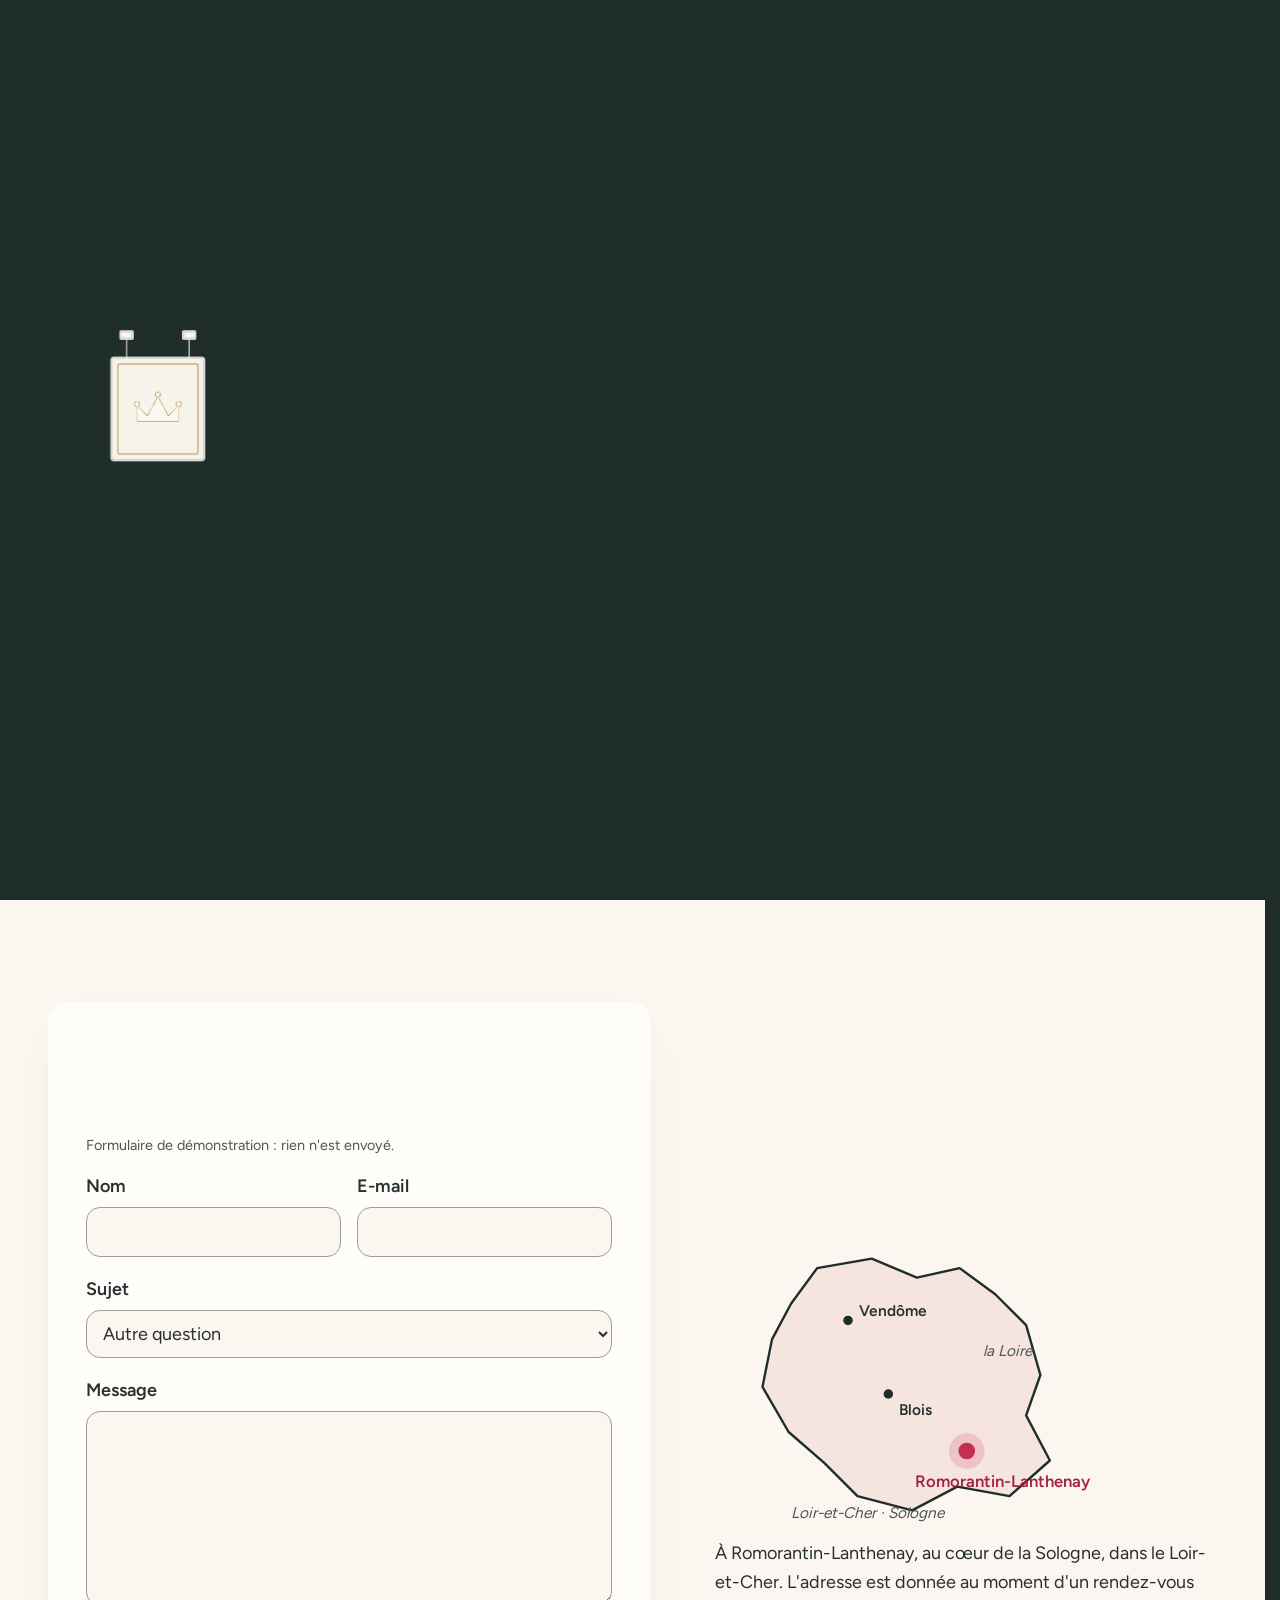
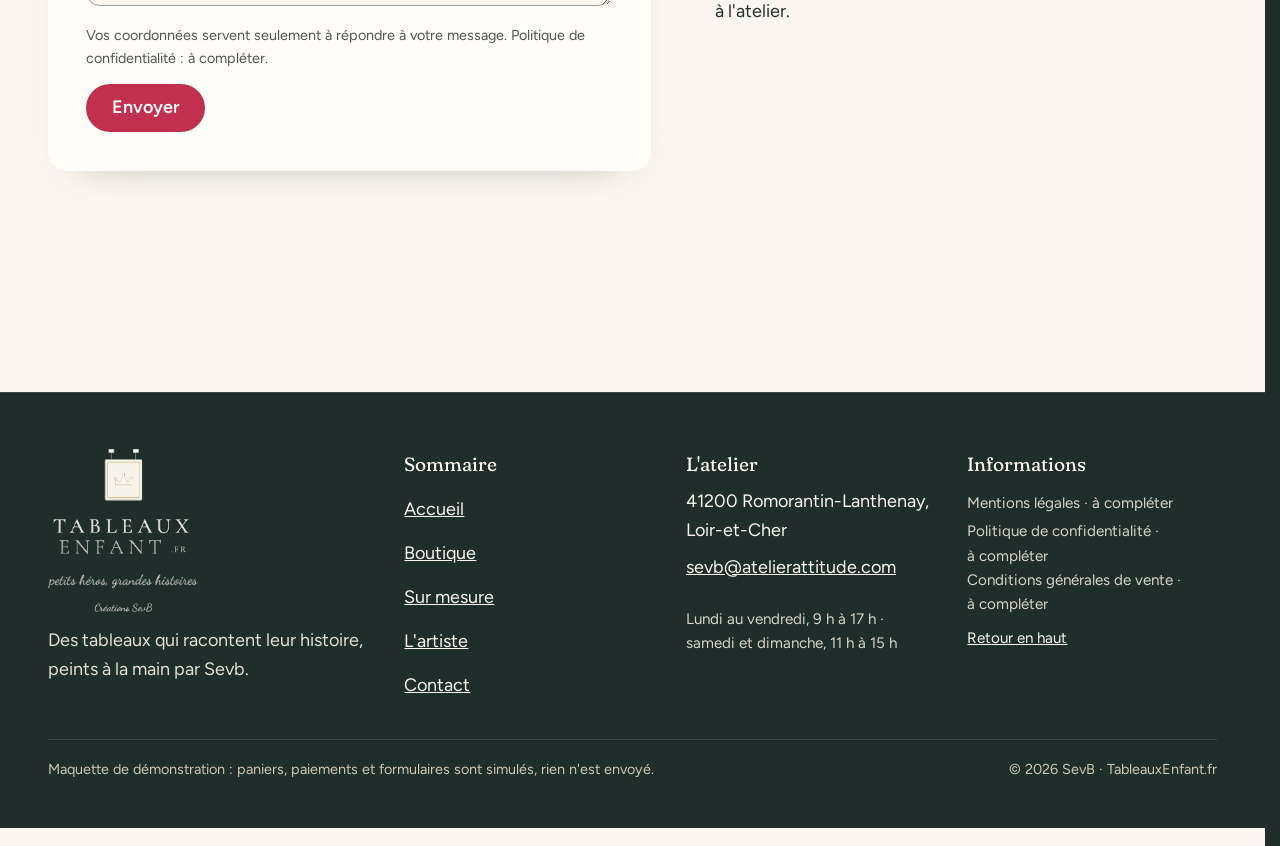
<file: contact.html>
<!doctype html>
<html lang="fr" data-v="2" data-curseur>
<head>
<meta charset="utf-8">
<meta name="viewport" content="width=device-width, initial-scale=1, viewport-fit=cover">
<title>Contact · Tableaux Enfant</title>
<meta name="description" content="Écrire à Sevb pour une toile sur mesure, une commande ou une question : sevb@atelierattitude.com, atelier à Romorantin-Lanthenay.">
<meta name="robots" content="noindex, nofollow">
<link rel="canonical" href="https://tableauxenfant-maquette.vercel.app/contact">
<style>:root{--fond:#FBF6EF;--texte:#26302E;--voile-fond:#1F2E2B;--ouverture-fond:#1F2E2B;--menu-fond:#FBF6EF}:root { --entete-h: 72px; --barres-h: 0px; } html { background: var(--fond); color: var(--texte); scrollbar-gutter: stable; } body { margin: 0; background: var(--fond); } html.js:not(.secours):not([data-arrivee="retour"]) [data-anime] { opacity: 0; } html.js:not(.secours):not([data-arrivee="retour"]) [data-anime].vu { opacity: 1; } [data-voile] { position: fixed; inset: 0; z-index: 900; background: var(--voile-fond); transform: translateY(100%); visibility: hidden; pointer-events: none; } html[data-arrivee="voile"]:not(.voile-leve):not(.secours) [data-voile] { transform: none; visibility: visible; } html.secours [data-voile] { visibility: hidden !important; } .ouverture-panneau { position: fixed; inset: 0; z-index: 850; display: none; place-content: center; justify-items: center; background: var(--ouverture-fond, var(--voile-fond)); color: var(--fond); text-align: center; } html.js[data-arrivee="intro"]:not(.secours):not(.intro-finie) .ouverture-panneau { display: grid; } html.defilement-bloque, html.defilement-bloque body, html.js[data-arrivee="intro"]:not(.secours):not(.intro-finie), html.js[data-arrivee="intro"]:not(.secours):not(.intro-finie) body, html[data-arrivee="voile"]:not(.voile-leve):not(.secours), html[data-arrivee="voile"]:not(.voile-leve):not(.secours) body { overflow: hidden; } html.js[data-arrivee="intro"]:not(.secours):not(.intro-finie) { background-color: var(--ouverture-fond, var(--voile-fond)); } html[data-arrivee="voile"]:not(.voile-leve):not(.secours) { background-color: var(--voile-fond); }</style>
<script>(function () {
var d = document.documentElement, ss = null, ls = null;
try { ss = window.sessionStorage; ls = window.localStorage; } catch (e) {}
d.classList.add('js');
var nav = performance.getEntriesByType ? performance.getEntriesByType('navigation')[0] : null;
var type = nav ? nav.type : 'navigate';
var depart = null;
try { depart = JSON.parse(ss.getItem('socle:depart') || 'null'); ss.removeItem('socle:depart'); } catch (e) {}
if (depart && !(Date.now() - depart.t < 15000)) depart = null;
var mode = type === 'back_forward' ? 'retour' : type === 'reload' ? 'intro' : depart ? 'voile' : 'intro';
d.setAttribute('data-arrivee', mode);
if (mode === 'voile' && depart.couleur) d.style.setProperty('--voile-fond', depart.couleur);
if (type === 'reload' && 'scrollRestoration' in history) {
history.scrollRestoration = 'manual';
}
try {
var choisie = ls && ls.getItem('socle:langue');
var langue = (d.lang || '').slice(0, 2);
if (choisie && choisie !== langue && type === 'navigate' && !depart) {
var alt = document.querySelector('link[rel="alternate"][hreflang="' + choisie + '"]');
if (alt) location.replace(new URL(alt.href).pathname + location.search + location.hash);
}
} catch (e) {}
setTimeout(function () { if (!d.classList.contains('demarre')) d.classList.add('secours'); }, 2000);
})();</script>
<link rel="preload" href="/assets/fonts/fraunces-normal.woff2" as="font" type="font/woff2" crossorigin>
<link rel="stylesheet" href="/assets/css/socle.css?v=2">
<link rel="stylesheet" href="/assets/css/module-panier-en-tiroir.css?v=2">
<link rel="stylesheet" href="/assets/css/module-envol-vers-le-panier.css?v=2">
<link rel="stylesheet" href="/assets/css/site.css?v=2">
<link rel="modulepreload" href="/assets/js/site.js?v=2">
<link rel="modulepreload" href="/assets/js/socle/index.js?v=2">
<script src="/assets/vendor/gsap.min.js" defer></script>
<script src="/assets/vendor/ScrollTrigger.min.js" defer></script>
<script src="/assets/vendor/SplitText.min.js" defer></script>
<script type="module" src="/assets/js/site.js?v=2"></script>
<meta name="theme-color" content="#FBF6EF">
<link rel="icon" href="/assets/images/favicon-64.png" type="image/png">
<link rel="apple-touch-icon" href="/assets/images/apple-touch-icon.png">
<meta property="og:type" content="website">
<meta property="og:site_name" content="Tableaux Enfant">
<meta property="og:locale" content="fr_FR">
<meta property="og:title" content="Contact · Tableaux Enfant">
<meta property="og:description" content="Écrire à Sevb pour une toile sur mesure, une commande ou une question : sevb@atelierattitude.com, atelier à Romorantin-Lanthenay.">
<meta property="og:url" content="https://tableauxenfant-maquette.vercel.app/contact">
<meta property="og:image" content="https://tableauxenfant-maquette.vercel.app/assets/partage/contact-fr.jpg">
<meta property="og:image:width" content="1200">
<meta property="og:image:height" content="630">
<meta property="og:image:alt" content="Bureau près de la fenêtre avec une enveloppe et du papier">
<meta name="twitter:card" content="summary_large_image">
<script type="application/ld+json">{"@context":"https://schema.org","@type":"Store","name":"Tableaux Enfant · Créations SevB","description":"Tableaux originaux, toiles sur mesure, affiches et décorations pour chambres d'enfants, peints à la main par Sevb, artiste peintre.","email":"sevb@atelierattitude.com","address":{"@type":"PostalAddress","postalCode":"41200","addressLocality":"Romorantin-Lanthenay","addressRegion":"Loir-et-Cher","addressCountry":"FR"},"founder":{"@type":"Person","name":"Séverine Bisson","alternateName":"Sevb","jobTitle":"Artiste peintre"},"openingHoursSpecification":[{"@type":"OpeningHoursSpecification","dayOfWeek":["Monday","Tuesday","Wednesday","Thursday","Friday"],"opens":"09:00","closes":"17:00"},{"@type":"OpeningHoursSpecification","dayOfWeek":["Saturday","Sunday"],"opens":"11:00","closes":"15:00"}]}</script>
</head>
<body id="haut">
<div data-voile data-forme="iris" aria-hidden="true"><div class="voile-contenu"><img src="/assets/images/icone-clair.png" alt="" width="108" height="147"><span data-voile-libelle>Contact</span></div></div>
<div class="ouverture-panneau" data-ouverture aria-hidden="true">
  <img class="ouverture-logo" src="/assets/images/icone-clair.png" alt="" width="108" height="147" data-ouverture-objet>
  <p class="ouverture-nom">Tableaux <span>Enfant</span></p>
  <p class="ouverture-ligne">petits héros, grandes histoires</p>
  <div class="ouverture-fonds"><span class="fond-uni"></span><span class="fond-rayures"></span><span class="fond-pois"></span><span class="fond-quadrillage"></span></div>
</div>
<a class="evitement" href="#contenu">Aller au contenu</a>
<header data-entete>
  <div class="entete-rangee">
    <a class="entete-logo" aria-label="Tableaux Enfant, accueil" href="/" data-libelle="Accueil">
      <img src="/assets/images/logo-entete.png" alt="Tableaux Enfant" width="529" height="147">
    </a>
    <nav data-nav aria-label="Navigation principale">
      <ul><li><a href="/boutique" data-libelle="Boutique">Boutique</a></li><li><a href="/sur-mesure" data-libelle="Sur mesure">Sur mesure</a></li><li><a href="/artiste" data-libelle="L&#39;artiste">L&#39;artiste</a></li><li><a href="/contact" data-libelle="Contact" aria-current="page">Contact</a></li></ul>
    </nav>
    <div class="entete-actions">
      <a class="entete-panier" href="/boutique" data-panier-ouvrir data-envol-cible data-sans-transition><svg viewBox="0 0 24 24" width="22" height="22" aria-hidden="true"><path d="M5 8h14l-1.2 11.2a2 2 0 0 1-2 1.8H8.2a2 2 0 0 1-2-1.8L5 8Z" fill="none" stroke="currentColor" stroke-width="1.8"/><path d="M9 8V6.5a3 3 0 0 1 6 0V8" fill="none" stroke="currentColor" stroke-width="1.8"/></svg><span class="entete-panier-texte">Panier</span> <span class="pet-compte est-vide" data-panier-compte>0</span></a>
      <a class="bouton" href="/sur-mesure#composer" data-libelle="Sur mesure">Créer son tableau</a>
      <button type="button" data-menu-bouton aria-controls="menu" aria-expanded="false" data-libelle-ouvrir="Menu" data-libelle-fermer="Fermer"><span data-libelle-bouton>Menu</span></button>
      <a class="menu-sansjs" href="#menu" data-menu-lien>Menu</a>
    </div>
  </div>
</header>
<script>/* Avant le premier affichage : rangées de la navigation (même règle que ajusterNav dans assets/js/socle/entete.js)
   et hauteur réelle de l'en-tête, pour que rien ne saute quand le JavaScript du site prend la main. */
(function () {
  var h = document.documentElement, u = document.querySelector('[data-nav] ul'), e = document.querySelector('[data-entete]');
  if (u) {
    var deborde = function () { return u.scrollWidth > u.clientWidth + 1; }, c = deborde();
    if (c && window.matchMedia('(min-width: 900px)').matches) {
      h.classList.add('nav-deux-rangees'); c = deborde();
      if (c) { h.classList.add('nav-deux-lignes'); var a = u.querySelector('a'); c = !a || u.getBoundingClientRect().height > a.getBoundingClientRect().height * 2.5; }
      if (c) h.classList.remove('nav-deux-rangees', 'nav-deux-lignes');
    }
    if (c) h.classList.add('nav-compacte');
  }
  if (e) h.style.setProperty('--entete-h', Math.round(e.getBoundingClientRect().height) + 'px');
})();</script>
<span id="menu-ferme" aria-hidden="true"></span>
<div id="menu" data-menu role="dialog" aria-modal="true" aria-label="Menu">
  <p class="menu-sansjs-fermer"><a href="#menu-ferme">Fermer</a></p>
  <ul><li style="--i:0"><a href="/" class="menu-lien" data-libelle="Accueil">Accueil</a></li><li style="--i:1"><a href="/boutique" class="menu-lien" data-libelle="Boutique">Boutique</a></li><li style="--i:2"><a href="/sur-mesure" class="menu-lien" data-libelle="Sur mesure">Sur mesure</a></li><li style="--i:3"><a href="/artiste" class="menu-lien" data-libelle="L&#39;artiste">L&#39;artiste</a></li><li style="--i:4"><a href="/contact" class="menu-lien" data-libelle="Contact" aria-current="page">Contact</a></li></ul>
  <p class="menu-actions"><a class="bouton" href="/sur-mesure#composer" data-libelle="Sur mesure">Créer son tableau</a></p>
  <p class="menu-email">Écrire à Sevb : <a href="mailto:sevb@atelierattitude.com">sevb@atelierattitude.com</a></p>
</div>
<main id="contenu" tabindex="-1">
<section class="ouv ouv-contact" id="debut">
  <div class="ouv-contact-texte conteneur">
    <p class="surtitre" data-anime="gsap">Contact</p>
    <h1 class="ouv-titre" data-anime="gsap"><span class="ligne-masque"><span class="ouv-ligne">Écrivez</span></span> <span class="ligne-masque"><span class="ouv-ligne"><em data-iris-centre>à Sevb</em></span></span></h1>
    <p class="ouv-intro masque-ecran-tres-bas" data-anime="gsap">Pour une toile sur mesure, une commande ou une simple question, Sevb répond par e-mail.</p>
    <p class="ouv-email" data-anime="gsap"><a href="mailto:sevb@atelierattitude.com">sevb@atelierattitude.com</a></p>
    <p class="ouv-actions" data-anime="gsap"><a class="bouton" href="#message" data-action-principale data-sans-transition>Envoyer un message</a> <span class="ouv-info" data-info-cle>Atelier à Romorantin-Lanthenay, Loir-et-Cher</span></p>
  </div>
  <figure class="media ouv-contact-media" data-grok data-fx="zoom" data-fx-force="10" style="--cadrage:70% 50%">
  <picture><source media="(max-width: 760px) and (orientation: portrait)" srcset="/assets/images/grok/contact-lettre-mobile-640.webp 640w, /assets/images/grok/contact-lettre-mobile-1080.webp 1080w" sizes="(max-width: 760px) 100vw, 50vw">
    <img src="/assets/images/grok/contact-lettre-1280.webp" srcset="/assets/images/grok/contact-lettre-640.webp 640w, /assets/images/grok/contact-lettre-1280.webp 1280w, /assets/images/grok/contact-lettre-1920.webp 1920w" sizes="(max-width: 760px) 100vw, 50vw" alt="Bureau près de la fenêtre avec une enveloppe et du papier" width="1280" height="720" fetchpriority="high" loading="eager" decoding="async">
  </picture><figcaption class="mention-ia">Illustration générée</figcaption>
</figure>
</section>
<section class="contact-corps conteneur" id="message">
  <form class="formulaire" data-formulaire novalidate>
    <h2 data-anime="lignes">Votre message</h2>
    <p class="mention-donnees">Formulaire de démonstration : rien n&#39;est envoyé.</p>
    <div class="composer-champs">
      <div class="champ"><label for="f-nom">Nom</label><input id="f-nom" name="nom" autocomplete="name" required></div>
      <div class="champ"><label for="f-email">E-mail</label><input id="f-email" name="email" type="email" autocomplete="email" required></div>
    </div>
    <div class="champ"><label for="f-sujet">Sujet</label>
      <select id="f-sujet" name="sujet">
        <option value="mesure">Une toile sur mesure</option>
        <option value="commande">Une commande en boutique</option>
        <option value="affiche">Un prénom sur une affiche</option>
        <option value="autre" selected>Autre question</option>
      </select></div>
    <div class="champ"><label for="f-message">Message</label><textarea id="f-message" name="message" rows="6" required></textarea></div>
    <p class="mention-donnees">Vos coordonnées servent seulement à répondre à votre message. Politique de confidentialité : à compléter.</p>
    <button type="submit" class="bouton">Envoyer</button>
    <p data-message-envoi role="status" tabindex="-1" hidden></p>
  </form>
  <aside class="contact-infos">
    <div class="horaires" data-anime>
      <h2>Horaires de l&#39;atelier</h2>
      <dl><div><dt>Lundi au vendredi</dt><dd>9 h à 17 h</dd></div><div><dt>Samedi et dimanche</dt><dd>11 h à 15 h</dd></div></dl>
    </div>
    <div class="carte-bloc">
      <h2 data-anime="lignes">Où se trouve l&#39;atelier</h2>
      <svg class="carte" viewBox="0 0 320 250" data-fx="trace" role="img" aria-label="Carte du Loir-et-Cher avec Romorantin-Lanthenay, Blois et Vendôme">
        <path class="carte-dep" data-superpose d="M86 22 L132 14 L170 30 L206 22 L236 44 L262 70 L274 112 L262 146 L282 184 L248 214 L204 206 L166 226 L120 214 L92 186 L62 160 L40 122 L48 82 L64 52 Z"/>
        <path class="carte-loire" data-fx-trait d="M44 132 C 80 124, 110 142, 146 126 S 214 104, 270 108" />
        <g class="carte-ville"><circle cx="112" cy="66" r="4"/><text x="121" y="62">Vendôme</text></g>
        <g class="carte-ville"><circle cx="146" cy="128" r="4"/><text x="155" y="146">Blois</text></g>
        <g class="carte-ville carte-ville--atelier" data-repere><circle cx="212" cy="176" r="15" class="halo"/><circle cx="212" cy="176" r="7"/><text x="168" y="206">Romorantin-Lanthenay</text></g>
        <text x="226" y="96" class="carte-legende">la Loire</text>
        <text x="64" y="232" class="carte-legende">Loir-et-Cher · Sologne</text>
      </svg>
      <p>À Romorantin-Lanthenay, au cœur de la Sologne, dans le Loir-et-Cher. L&#39;adresse est donnée au moment d&#39;un rendez-vous à l&#39;atelier.</p>
    </div>
    <div class="livraison-bref" data-anime>
      <h2>Livraison et retours</h2>
      <ul class="coches"><li>Colissimo suivi, expédition en général sous 2 jours après validation.</li><li>Frais de port selon le poids total de la commande.</li><li>14 jours après la livraison pour se rétracter, produit dans son emballage d&#39;origine.</li></ul>
    </div>
  </aside>
</section>
</main>
<footer class="pied" id="pied">
  <div class="conteneur pied-grille">
    <div class="pied-marque">
      <img src="/assets/images/logo-complet-clair.png" alt="Tableaux Enfant · petits héros, grandes histoires · Créations SevB" width="453" height="491" loading="lazy">
      <p>Des tableaux qui racontent leur histoire, peints à la main par Sevb.</p>
    </div>
    <nav aria-label="Sommaire">
      <p class="pied-titre">Sommaire</p>
      <ul><li><a href="/" data-libelle="Accueil">Accueil</a></li><li><a href="/boutique" data-libelle="Boutique">Boutique</a></li><li><a href="/sur-mesure" data-libelle="Sur mesure">Sur mesure</a></li><li><a href="/artiste" data-libelle="L&#39;artiste">L&#39;artiste</a></li><li><a href="/contact" data-libelle="Contact" aria-current="page">Contact</a></li></ul>
    </nav>
    <div>
      <p class="pied-titre">L&#39;atelier</p>
      <p>41200 Romorantin-Lanthenay, Loir-et-Cher<br><a href="mailto:sevb@atelierattitude.com">sevb@atelierattitude.com</a></p>
      <p class="pied-horaires">Lundi au vendredi, 9 h à 17 h · samedi et dimanche, 11 h à 15 h</p>
    </div>
    <div>
      <p class="pied-titre">Informations</p>
      <ul class="pied-legal">
        <li>Mentions légales · à compléter</li>
        <li>Politique de confidentialité · à compléter</li>
        <li>Conditions générales de vente · à compléter</li>
        <li><a href="#haut" data-sans-transition>Retour en haut</a></li>
      </ul>
    </div>
  </div>
  <div class="conteneur pied-bas"><p>Maquette de démonstration : paniers, paiements et formulaires sont simulés, rien n&#39;est envoyé.</p><p>© 2026 SevB · TableauxEnfant.fr</p></div>
</footer>
<div data-barre-fixe>
  <a class="bouton bouton--contour" href="/boutique" data-panier-ouvrir data-sans-transition>Panier <span class="pet-compte est-vide" data-panier-compte>0</span></a>
  <a class="bouton" href="/sur-mesure#composer" data-libelle="Sur mesure">Créer son tableau</a>
</div>
<div data-module="panier-en-tiroir" data-panier-tiroir>
  <script type="application/json" data-panier-reglages>{"devise":"EUR","seuil_livraison":0,"frais_livraison":0,"frais_texte":"Selon le poids, calculée à l'envoi","tva":null,"cle":"tableauxenfant-panier","prefixe":"TE"}</script>
</div>
</body>
</html>
</file>
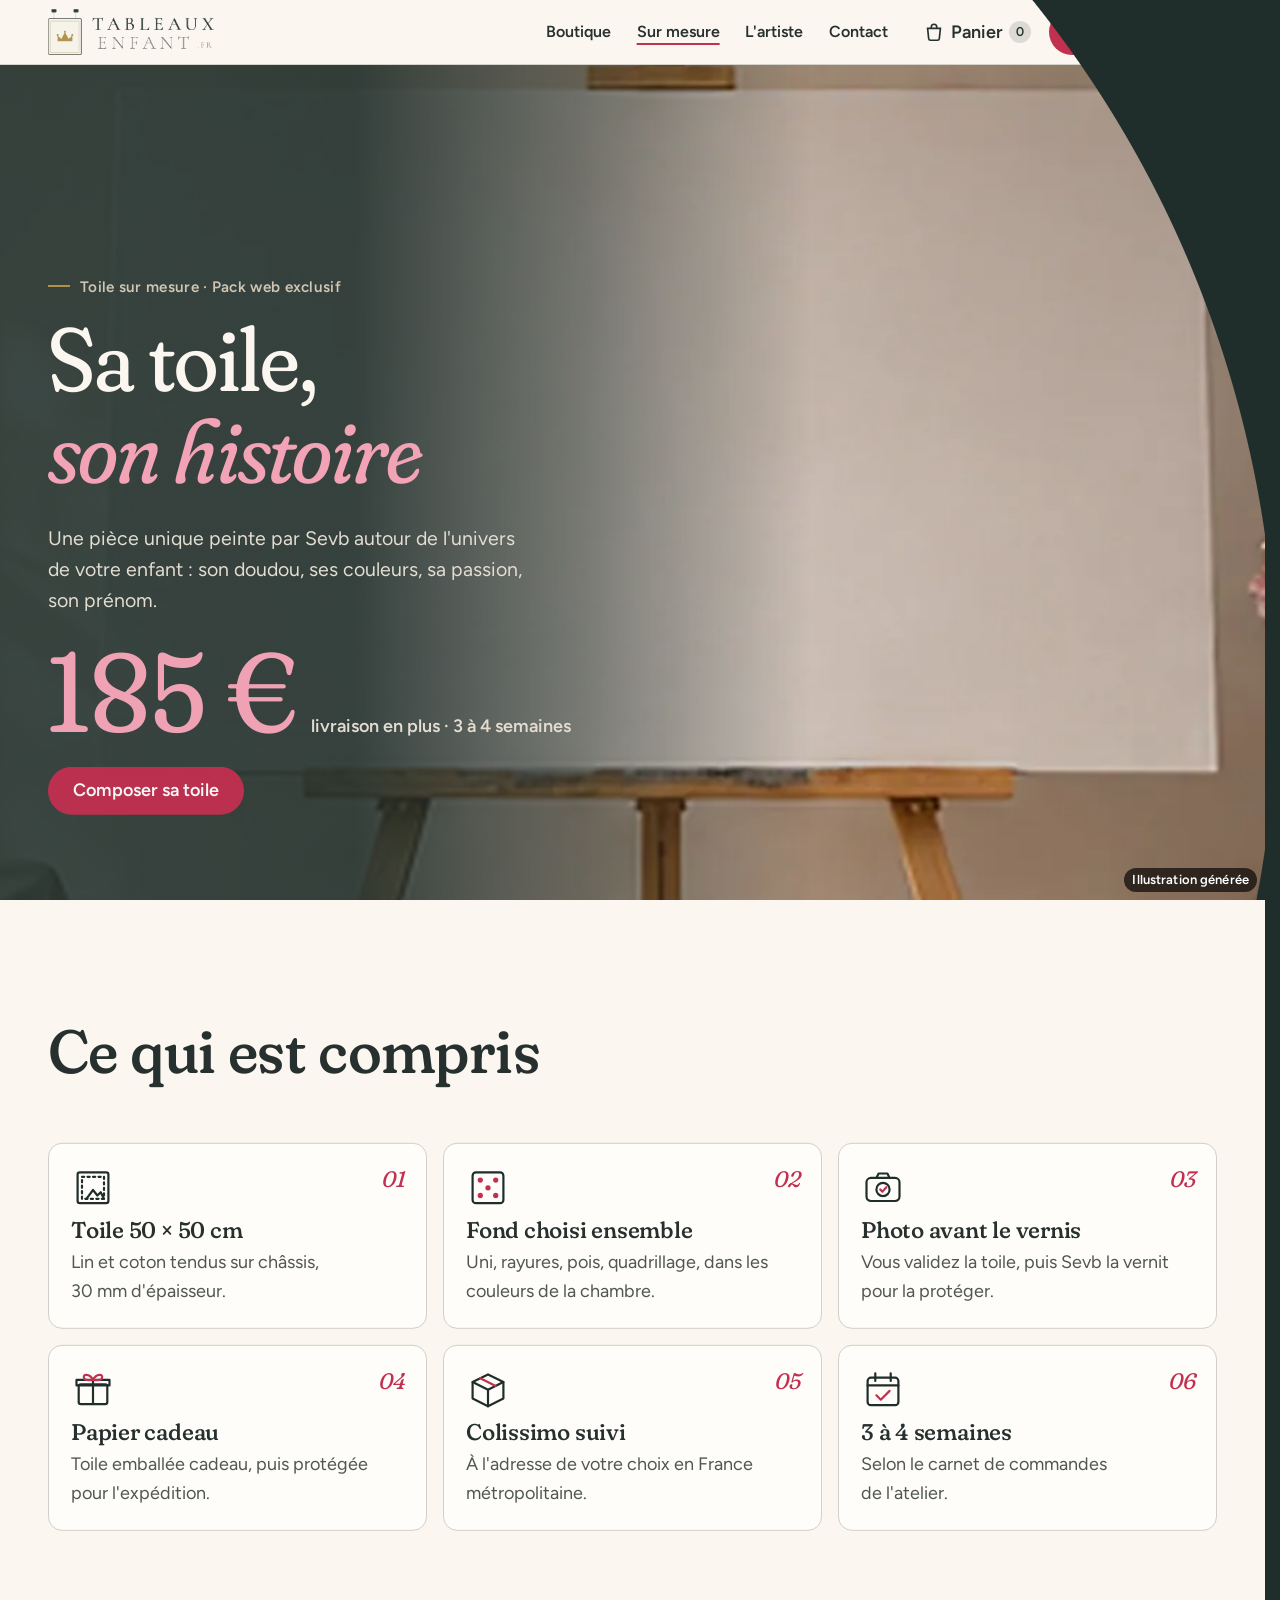
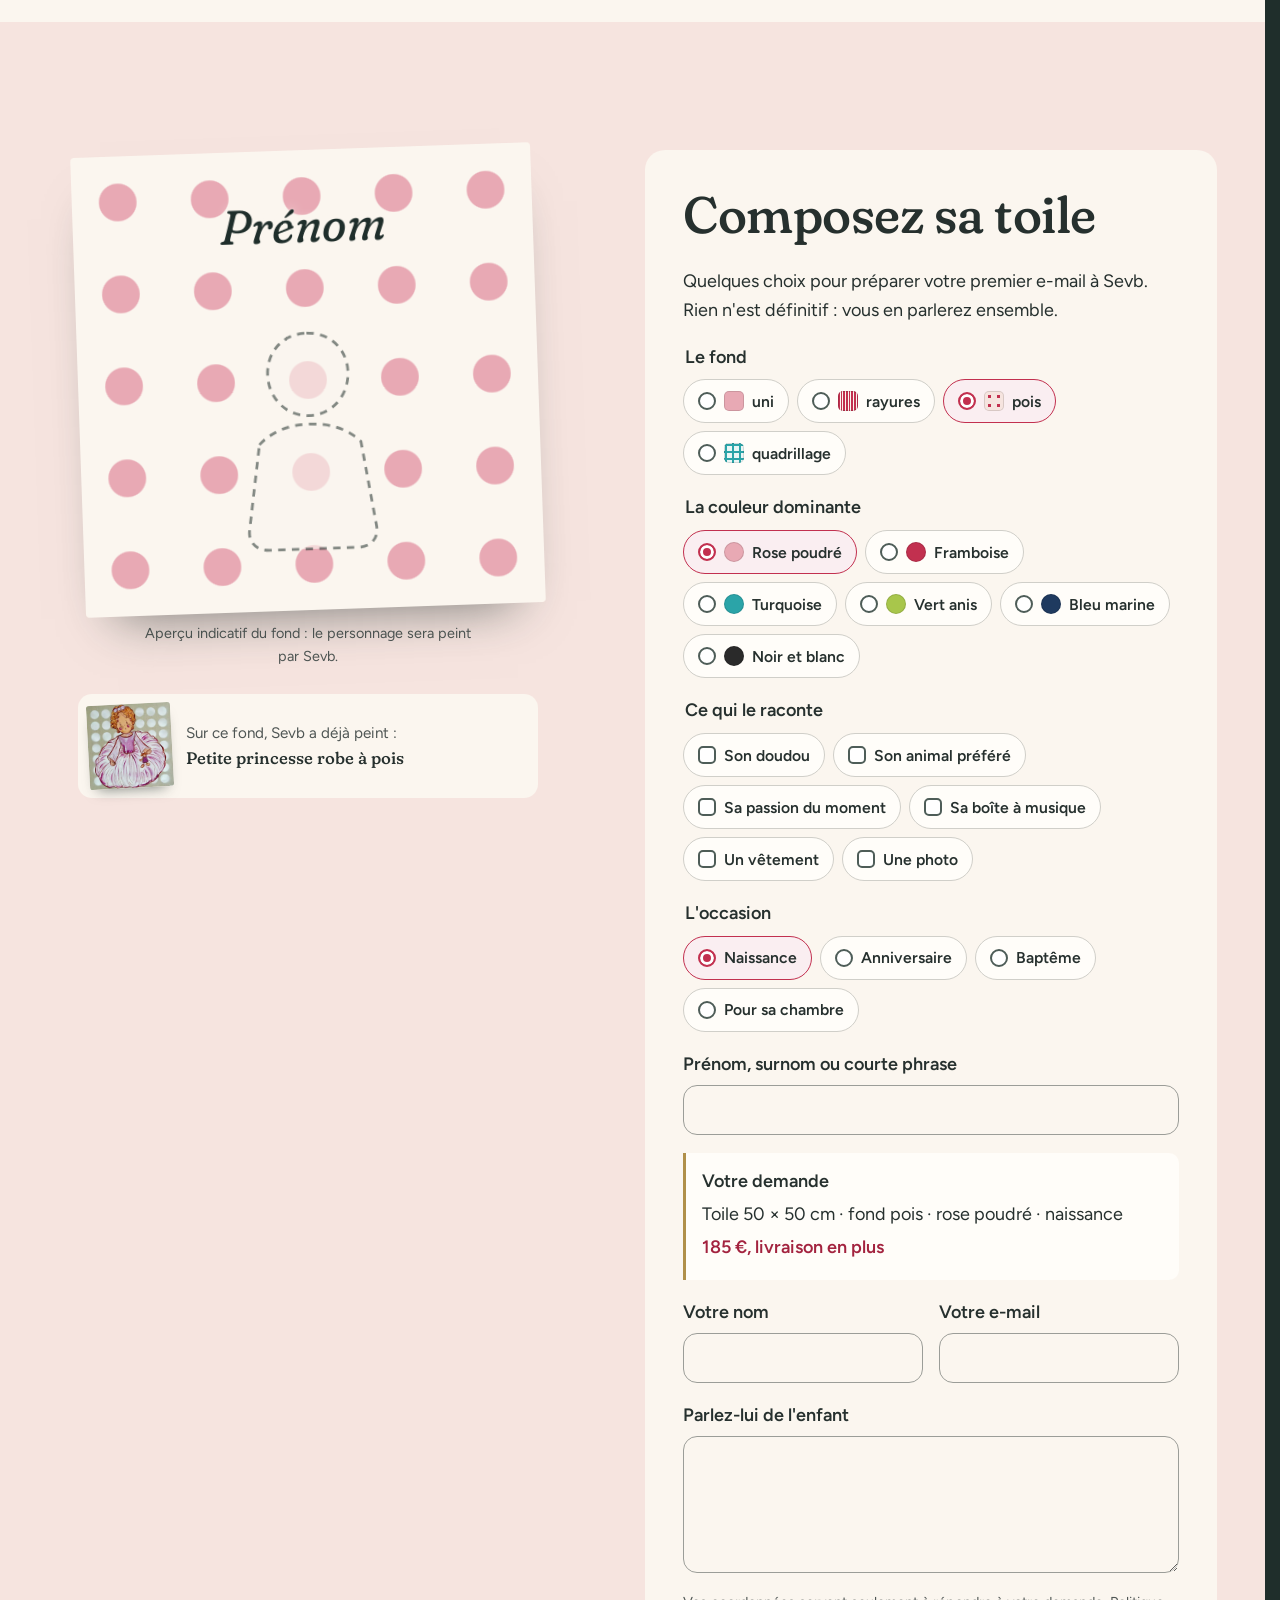
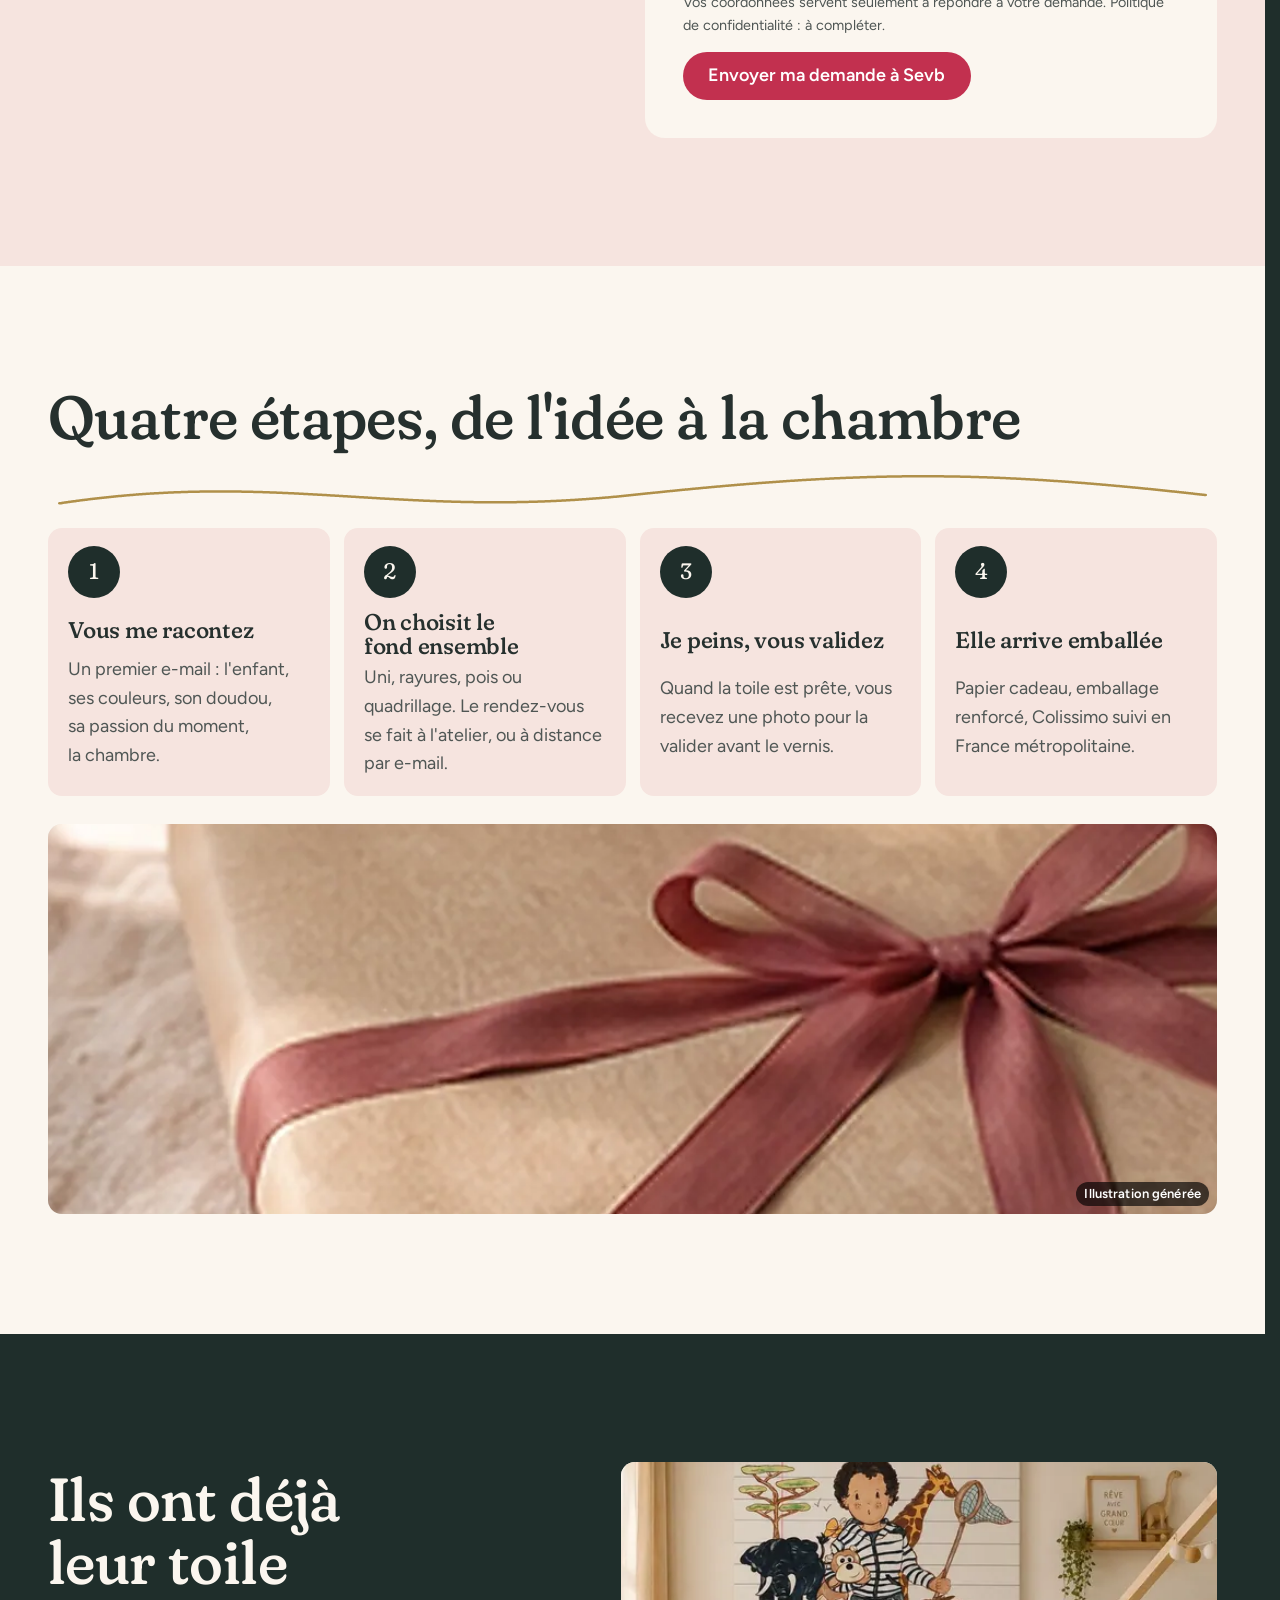
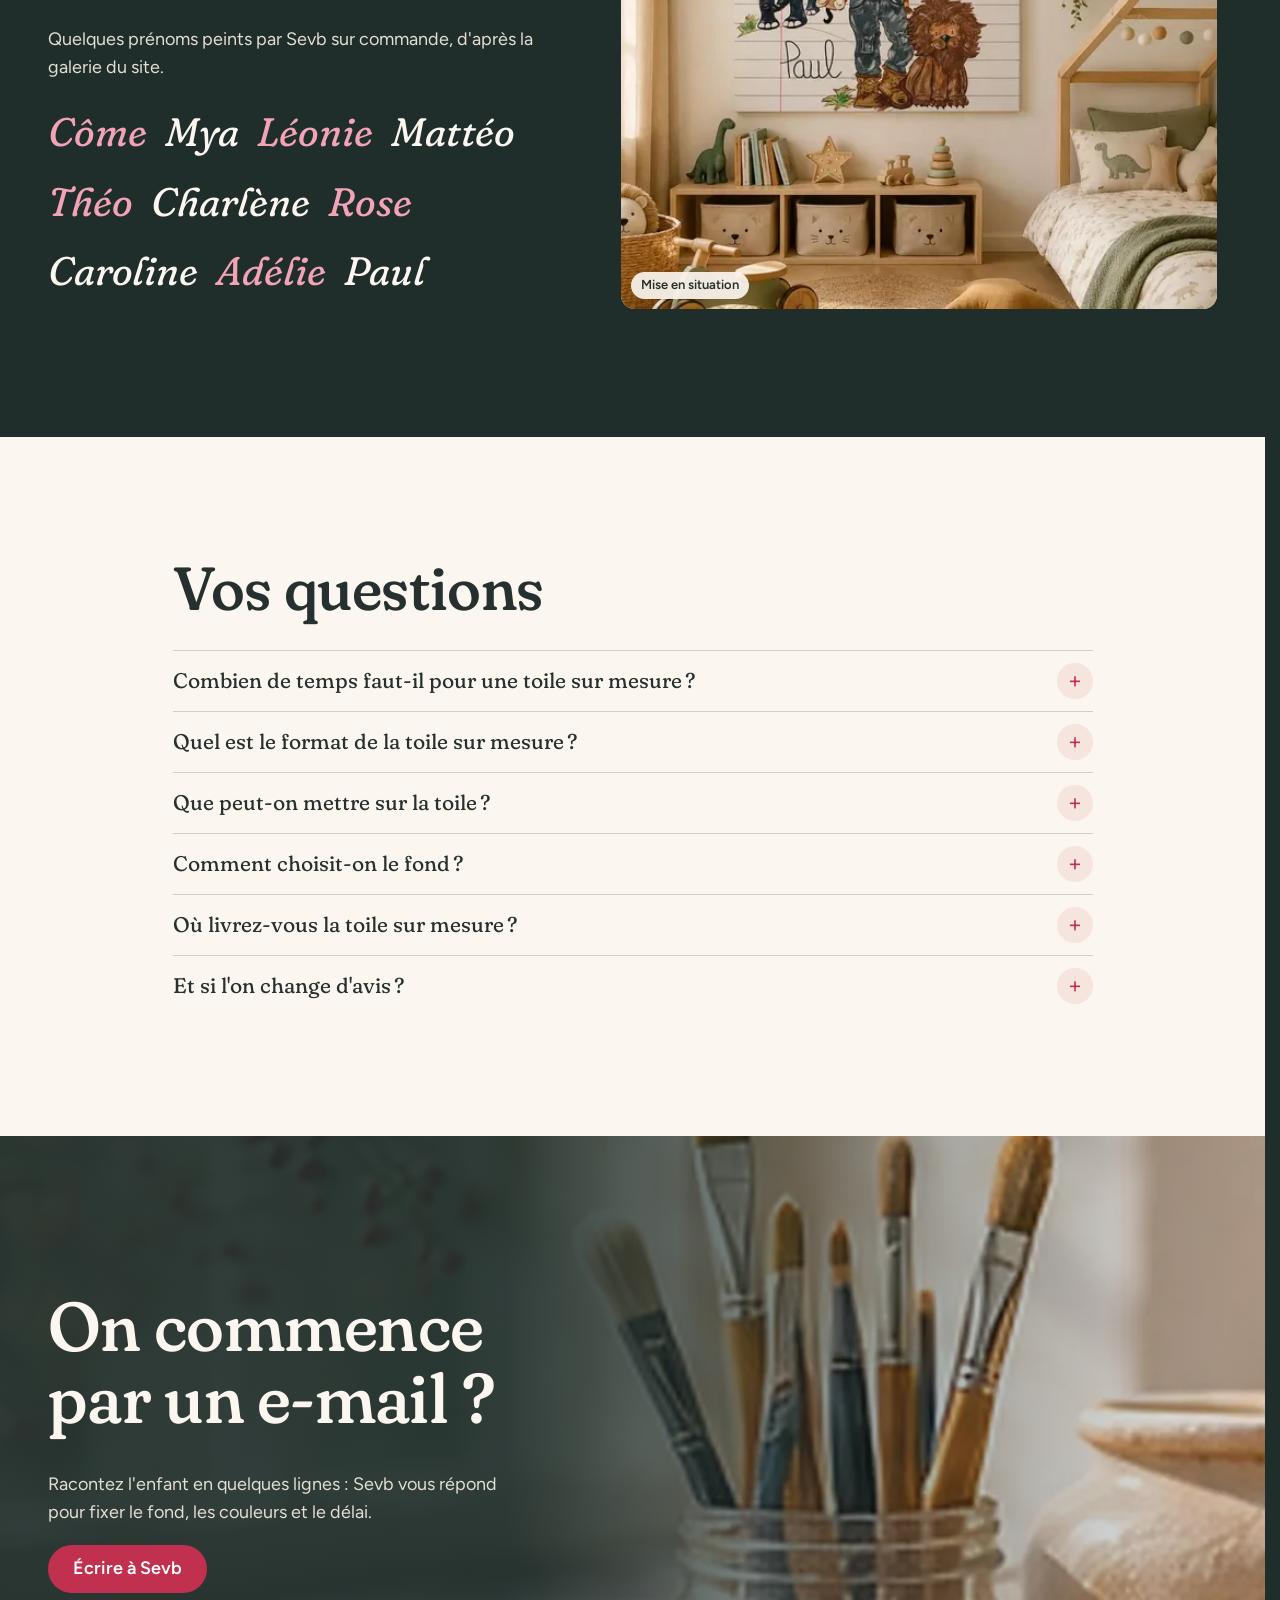
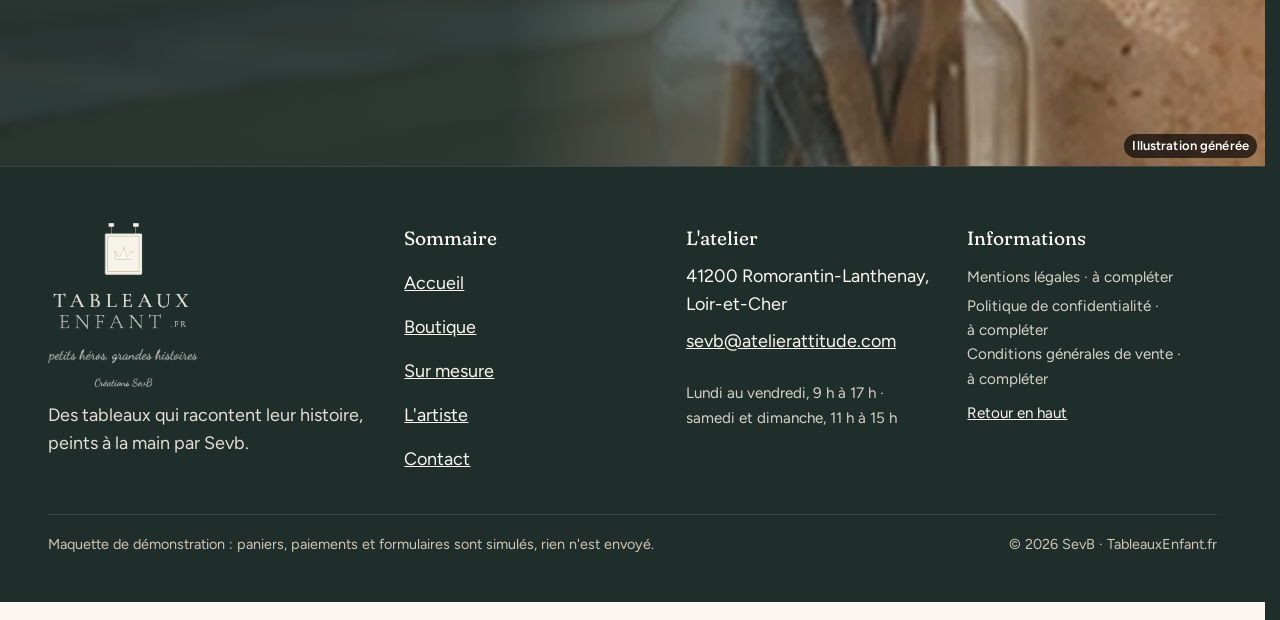
<file: sur-mesure.html>
<!doctype html>
<html lang="fr" data-v="2" data-curseur>
<head>
<meta charset="utf-8">
<meta name="viewport" content="width=device-width, initial-scale=1, viewport-fit=cover">
<title>Toile sur mesure 50 × 50 cm · Tableaux Enfant</title>
<meta name="description" content="Une toile unique peinte par Sevb pour un enfant : son doudou, ses passions, son prénom. 185 €, prête en 3 à 4 semaines, livrée emballée comme un cadeau.">
<meta name="robots" content="noindex, nofollow">
<link rel="canonical" href="https://tableauxenfant-maquette.vercel.app/sur-mesure">
<style>:root{--fond:#FBF6EF;--texte:#26302E;--voile-fond:#1F2E2B;--ouverture-fond:#1F2E2B;--menu-fond:#FBF6EF}:root { --entete-h: 72px; --barres-h: 0px; } html { background: var(--fond); color: var(--texte); scrollbar-gutter: stable; } body { margin: 0; background: var(--fond); } html.js:not(.secours):not([data-arrivee="retour"]) [data-anime] { opacity: 0; } html.js:not(.secours):not([data-arrivee="retour"]) [data-anime].vu { opacity: 1; } [data-voile] { position: fixed; inset: 0; z-index: 900; background: var(--voile-fond); transform: translateY(100%); visibility: hidden; pointer-events: none; } html[data-arrivee="voile"]:not(.voile-leve):not(.secours) [data-voile] { transform: none; visibility: visible; } html.secours [data-voile] { visibility: hidden !important; } .ouverture-panneau { position: fixed; inset: 0; z-index: 850; display: none; place-content: center; justify-items: center; background: var(--ouverture-fond, var(--voile-fond)); color: var(--fond); text-align: center; } html.js[data-arrivee="intro"]:not(.secours):not(.intro-finie) .ouverture-panneau { display: grid; } html.defilement-bloque, html.defilement-bloque body, html.js[data-arrivee="intro"]:not(.secours):not(.intro-finie), html.js[data-arrivee="intro"]:not(.secours):not(.intro-finie) body, html[data-arrivee="voile"]:not(.voile-leve):not(.secours), html[data-arrivee="voile"]:not(.voile-leve):not(.secours) body { overflow: hidden; } html.js[data-arrivee="intro"]:not(.secours):not(.intro-finie) { background-color: var(--ouverture-fond, var(--voile-fond)); } html[data-arrivee="voile"]:not(.voile-leve):not(.secours) { background-color: var(--voile-fond); }</style>
<script>(function () {
var d = document.documentElement, ss = null, ls = null;
try { ss = window.sessionStorage; ls = window.localStorage; } catch (e) {}
d.classList.add('js');
var nav = performance.getEntriesByType ? performance.getEntriesByType('navigation')[0] : null;
var type = nav ? nav.type : 'navigate';
var depart = null;
try { depart = JSON.parse(ss.getItem('socle:depart') || 'null'); ss.removeItem('socle:depart'); } catch (e) {}
if (depart && !(Date.now() - depart.t < 15000)) depart = null;
var mode = type === 'back_forward' ? 'retour' : type === 'reload' ? 'intro' : depart ? 'voile' : 'intro';
d.setAttribute('data-arrivee', mode);
if (mode === 'voile' && depart.couleur) d.style.setProperty('--voile-fond', depart.couleur);
if (type === 'reload' && 'scrollRestoration' in history) {
history.scrollRestoration = 'manual';
}
try {
var choisie = ls && ls.getItem('socle:langue');
var langue = (d.lang || '').slice(0, 2);
if (choisie && choisie !== langue && type === 'navigate' && !depart) {
var alt = document.querySelector('link[rel="alternate"][hreflang="' + choisie + '"]');
if (alt) location.replace(new URL(alt.href).pathname + location.search + location.hash);
}
} catch (e) {}
setTimeout(function () { if (!d.classList.contains('demarre')) d.classList.add('secours'); }, 2000);
})();</script>
<link rel="preload" href="/assets/fonts/fraunces-normal.woff2" as="font" type="font/woff2" crossorigin>
<link rel="stylesheet" href="/assets/css/socle.css?v=2">
<link rel="stylesheet" href="/assets/css/module-panier-en-tiroir.css?v=2">
<link rel="stylesheet" href="/assets/css/module-envol-vers-le-panier.css?v=2">
<link rel="stylesheet" href="/assets/css/site.css?v=2">
<link rel="modulepreload" href="/assets/js/site.js?v=2">
<link rel="modulepreload" href="/assets/js/socle/index.js?v=2">
<script src="/assets/vendor/gsap.min.js" defer></script>
<script src="/assets/vendor/ScrollTrigger.min.js" defer></script>
<script src="/assets/vendor/SplitText.min.js" defer></script>
<script type="module" src="/assets/js/site.js?v=2"></script>
<meta name="theme-color" content="#FBF6EF">
<link rel="icon" href="/assets/images/favicon-64.png" type="image/png">
<link rel="apple-touch-icon" href="/assets/images/apple-touch-icon.png">
<meta property="og:type" content="website">
<meta property="og:site_name" content="Tableaux Enfant">
<meta property="og:locale" content="fr_FR">
<meta property="og:title" content="Toile sur mesure 50 × 50 cm · Tableaux Enfant">
<meta property="og:description" content="Une toile unique peinte par Sevb pour un enfant : son doudou, ses passions, son prénom. 185 €, prête en 3 à 4 semaines, livrée emballée comme un cadeau.">
<meta property="og:url" content="https://tableauxenfant-maquette.vercel.app/sur-mesure">
<meta property="og:image" content="https://tableauxenfant-maquette.vercel.app/assets/partage/sur-mesure-fr.jpg">
<meta property="og:image:width" content="1200">
<meta property="og:image:height" content="630">
<meta property="og:image:alt" content="Toile sur mesure « Paul » dans une chambre d&#39;enfant">
<meta name="twitter:card" content="summary_large_image">
<script type="application/ld+json">{"@context":"https://schema.org","@type":"Store","name":"Tableaux Enfant · Créations SevB","description":"Tableaux originaux, toiles sur mesure, affiches et décorations pour chambres d'enfants, peints à la main par Sevb, artiste peintre.","email":"sevb@atelierattitude.com","address":{"@type":"PostalAddress","postalCode":"41200","addressLocality":"Romorantin-Lanthenay","addressRegion":"Loir-et-Cher","addressCountry":"FR"},"founder":{"@type":"Person","name":"Séverine Bisson","alternateName":"Sevb","jobTitle":"Artiste peintre"},"openingHoursSpecification":[{"@type":"OpeningHoursSpecification","dayOfWeek":["Monday","Tuesday","Wednesday","Thursday","Friday"],"opens":"09:00","closes":"17:00"},{"@type":"OpeningHoursSpecification","dayOfWeek":["Saturday","Sunday"],"opens":"11:00","closes":"15:00"}]}</script>
</head>
<body id="haut">
<div data-voile data-forme="iris" aria-hidden="true"><div class="voile-contenu"><img src="/assets/images/icone-clair.png" alt="" width="108" height="147"><span data-voile-libelle>Sur mesure</span></div></div>
<div class="ouverture-panneau" data-ouverture aria-hidden="true">
  <img class="ouverture-logo" src="/assets/images/icone-clair.png" alt="" width="108" height="147" data-ouverture-objet>
  <p class="ouverture-nom">Tableaux <span>Enfant</span></p>
  <p class="ouverture-ligne">petits héros, grandes histoires</p>
  <div class="ouverture-fonds"><span class="fond-uni"></span><span class="fond-rayures"></span><span class="fond-pois"></span><span class="fond-quadrillage"></span></div>
</div>
<a class="evitement" href="#contenu">Aller au contenu</a>
<header data-entete>
  <div class="entete-rangee">
    <a class="entete-logo" aria-label="Tableaux Enfant, accueil" href="/" data-libelle="Accueil">
      <img src="/assets/images/logo-entete.png" alt="Tableaux Enfant" width="529" height="147">
    </a>
    <nav data-nav aria-label="Navigation principale">
      <ul><li><a href="/boutique" data-libelle="Boutique">Boutique</a></li><li><a href="/sur-mesure" data-libelle="Sur mesure" aria-current="page">Sur mesure</a></li><li><a href="/artiste" data-libelle="L&#39;artiste">L&#39;artiste</a></li><li><a href="/contact" data-libelle="Contact">Contact</a></li></ul>
    </nav>
    <div class="entete-actions">
      <a class="entete-panier" href="/boutique" data-panier-ouvrir data-envol-cible data-sans-transition><svg viewBox="0 0 24 24" width="22" height="22" aria-hidden="true"><path d="M5 8h14l-1.2 11.2a2 2 0 0 1-2 1.8H8.2a2 2 0 0 1-2-1.8L5 8Z" fill="none" stroke="currentColor" stroke-width="1.8"/><path d="M9 8V6.5a3 3 0 0 1 6 0V8" fill="none" stroke="currentColor" stroke-width="1.8"/></svg><span class="entete-panier-texte">Panier</span> <span class="pet-compte est-vide" data-panier-compte>0</span></a>
      <a class="bouton" href="/sur-mesure#composer" data-libelle="Sur mesure">Créer son tableau</a>
      <button type="button" data-menu-bouton aria-controls="menu" aria-expanded="false" data-libelle-ouvrir="Menu" data-libelle-fermer="Fermer"><span data-libelle-bouton>Menu</span></button>
      <a class="menu-sansjs" href="#menu" data-menu-lien>Menu</a>
    </div>
  </div>
</header>
<script>/* Avant le premier affichage : rangées de la navigation (même règle que ajusterNav dans assets/js/socle/entete.js)
   et hauteur réelle de l'en-tête, pour que rien ne saute quand le JavaScript du site prend la main. */
(function () {
  var h = document.documentElement, u = document.querySelector('[data-nav] ul'), e = document.querySelector('[data-entete]');
  if (u) {
    var deborde = function () { return u.scrollWidth > u.clientWidth + 1; }, c = deborde();
    if (c && window.matchMedia('(min-width: 900px)').matches) {
      h.classList.add('nav-deux-rangees'); c = deborde();
      if (c) { h.classList.add('nav-deux-lignes'); var a = u.querySelector('a'); c = !a || u.getBoundingClientRect().height > a.getBoundingClientRect().height * 2.5; }
      if (c) h.classList.remove('nav-deux-rangees', 'nav-deux-lignes');
    }
    if (c) h.classList.add('nav-compacte');
  }
  if (e) h.style.setProperty('--entete-h', Math.round(e.getBoundingClientRect().height) + 'px');
})();</script>
<span id="menu-ferme" aria-hidden="true"></span>
<div id="menu" data-menu role="dialog" aria-modal="true" aria-label="Menu">
  <p class="menu-sansjs-fermer"><a href="#menu-ferme">Fermer</a></p>
  <ul><li style="--i:0"><a href="/" class="menu-lien" data-libelle="Accueil">Accueil</a></li><li style="--i:1"><a href="/boutique" class="menu-lien" data-libelle="Boutique">Boutique</a></li><li style="--i:2"><a href="/sur-mesure" class="menu-lien" data-libelle="Sur mesure" aria-current="page">Sur mesure</a></li><li style="--i:3"><a href="/artiste" class="menu-lien" data-libelle="L&#39;artiste">L&#39;artiste</a></li><li style="--i:4"><a href="/contact" class="menu-lien" data-libelle="Contact">Contact</a></li></ul>
  <p class="menu-actions"><a class="bouton" href="/sur-mesure#composer" data-libelle="Sur mesure">Créer son tableau</a></p>
  <p class="menu-email">Écrire à Sevb : <a href="mailto:sevb@atelierattitude.com">sevb@atelierattitude.com</a></p>
</div>
<main id="contenu" tabindex="-1">
<section class="ouv ouv-mesure fond-sombre" id="debut">
  <figure class="media ouv-mesure-media" data-grok data-fx="parallaxe" data-fx-force="6" style="--cadrage:62% 50%;--cadrage-mobile:50% 72%">
  <picture><source media="(max-width: 760px) and (orientation: portrait)" srcset="/assets/images/grok/toile-vierge-mobile-640.webp 640w, /assets/images/grok/toile-vierge-mobile-1080.webp 1080w" sizes="100vw">
    <img src="/assets/images/grok/toile-vierge-1280.webp" srcset="/assets/images/grok/toile-vierge-640.webp 640w, /assets/images/grok/toile-vierge-1280.webp 1280w, /assets/images/grok/toile-vierge-1920.webp 1920w" sizes="100vw" alt="Toile vierge sur un chevalet, dans la lumière de l&#39;atelier" width="1280" height="720" fetchpriority="high" loading="eager" decoding="async">
  </picture><figcaption class="mention-ia">Illustration générée</figcaption>
</figure>
  <div class="conteneur ouv-mesure-texte">
    <p class="surtitre" data-anime="gsap">Toile sur mesure · Pack web exclusif</p>
    <h1 class="ouv-titre" data-anime="gsap"><span class="ligne-masque"><span class="ouv-ligne">Sa toile,</span></span><span class="ligne-masque"><span class="ouv-ligne"><em>son histoire</em></span></span></h1>
    <p class="ouv-intro masque-ecran-tres-bas" data-anime="gsap">Une pièce unique peinte par Sevb autour de l&#39;univers de votre enfant : son doudou, ses couleurs, sa passion, son prénom.</p>
    <p class="ouv-prix" data-anime="gsap" data-info-cle><strong data-prix data-iris-centre>185 €</strong> <span>livraison en plus · 3 à 4 semaines</span></p>
    <p class="ouv-actions" data-anime="gsap"><a class="bouton" href="#composer" data-action-principale data-sans-transition data-survol="magnetique">Composer sa toile</a></p>
  </div>
</section>
<section class="inclus conteneur" id="inclus">
  <h2 data-anime="lignes">Ce qui est compris</h2>
  <ul class="inclus-liste" data-anime="cascade">
    <li data-fx="vitesse" data-fx-force="1.5"><svg class="icone" viewBox="0 0 40 40" width="44" height="44" aria-hidden="true"><rect x="6" y="6" width="28" height="28" rx="2"/><path d="M10 10h20v20H10z" stroke-dasharray="2 3"/><path d="M14 30l6-8 4 5 3-3 3 6"/></svg><span class="inclus-num">01</span><h3>Toile 50 × 50 cm</h3><p>Lin et coton tendus sur châssis, 30 mm d&#39;épaisseur.</p></li><li data-fx="vitesse" data-fx-force="1.5"><svg class="icone" viewBox="0 0 40 40" width="44" height="44" aria-hidden="true"><rect x="6" y="6" width="28" height="28" rx="3"/><circle cx="13" cy="13" r="2.4" class="a"/><circle cx="27" cy="13" r="2.4" class="a"/><circle cx="20" cy="20" r="2.4" class="a"/><circle cx="13" cy="27" r="2.4" class="a"/><circle cx="27" cy="27" r="2.4" class="a"/></svg><span class="inclus-num">02</span><h3>Fond choisi ensemble</h3><p>Uni, rayures, pois, quadrillage, dans les couleurs de la chambre.</p></li><li data-fx="vitesse" data-fx-force="1.5"><svg class="icone" viewBox="0 0 40 40" width="44" height="44" aria-hidden="true"><rect x="5" y="11" width="30" height="21" rx="4"/><path d="M14 11l2-4h8l2 4"/><circle cx="20" cy="21.5" r="6"/><path d="M17.5 21.5l2 2 3.5-4" class="t"/></svg><span class="inclus-num">03</span><h3>Photo avant le vernis</h3><p>Vous validez la toile, puis Sevb la vernit pour la protéger.</p></li><li data-fx="vitesse" data-fx-force="1.5"><svg class="icone" viewBox="0 0 40 40" width="44" height="44" aria-hidden="true"><rect x="7" y="15" width="26" height="18" rx="2"/><path d="M5 11h30v5H5zM20 11v22"/><path d="M20 11c-3-6-10-6-8-1 1 2 5 1 8 1zM20 11c3-6 10-6 8-1-1 2-5 1-8 1z" class="t"/></svg><span class="inclus-num">04</span><h3>Papier cadeau</h3><p>Toile emballée cadeau, puis protégée pour l&#39;expédition.</p></li><li data-fx="vitesse" data-fx-force="1.5"><svg class="icone" viewBox="0 0 40 40" width="44" height="44" aria-hidden="true"><path d="M6 13l14-7 14 7v15l-14 7-14-7z"/><path d="M6 13l14 7 14-7M20 20v15"/><path d="M13 9.5l14 7" class="t"/></svg><span class="inclus-num">05</span><h3>Colissimo suivi</h3><p>À l&#39;adresse de votre choix en France métropolitaine.</p></li><li data-fx="vitesse" data-fx-force="1.5"><svg class="icone" viewBox="0 0 40 40" width="44" height="44" aria-hidden="true"><rect x="6" y="9" width="28" height="25" rx="3"/><path d="M6 16h28M13 5v7M27 5v7"/><path d="M14 25l4 4 8-8" class="t"/></svg><span class="inclus-num">06</span><h3>3 à 4 semaines</h3><p>Selon le carnet de commandes de l&#39;atelier.</p></li>
  </ul>
</section>
<section class="composer fond-rose" id="composer">
  <div class="conteneur composer-grille">
    <div class="composer-apercu">
      <div class="composer-colle">
        <div class="apercu-toile" data-effet="composeur" data-fond="pois" data-couleur="rose" role="img" aria-label="Aperçu du fond">
          <span class="apercu-fond"></span>
          <span class="apercu-silhouette" aria-hidden="true"><svg viewBox="0 0 100 140"><path d="M50 18c11 0 19 8 19 19s-8 20-19 20-19-9-19-20 8-19 19-19Zm-24 52c6-6 14-9 24-9s18 3 24 9l6 40c1 6-3 10-9 10H29c-6 0-10-4-9-10l6-40Z" fill="currentColor"/></svg></span>
          <span class="apercu-prenom" data-apercu-prenom>Prénom</span>
        </div>
        <p class="apercu-note">Aperçu indicatif du fond : le personnage sera peint par Sevb.</p>
        <div class="composer-exemple" aria-live="polite">
          <div class="composer-exemple-images"><div class="composer-exemple-image" data-composer-exemple="uni"><figure class="media " style="--cadrage:50% 50%">
  <picture>
    <img src="/assets/images/toile-petite-peche-800.webp" srcset="/assets/images/toile-petite-peche-400.webp 400w, /assets/images/toile-petite-peche-800.webp 800w" sizes="96px" alt="" width="800" height="800" loading="lazy" decoding="async">
  </picture>
</figure></div><div class="composer-exemple-image" data-composer-exemple="rayures"><figure class="media " style="--cadrage:50% 50%">
  <picture>
    <img src="/assets/images/toile-lolita-lunettes-800.webp" srcset="/assets/images/toile-lolita-lunettes-400.webp 400w, /assets/images/toile-lolita-lunettes-800.webp 800w" sizes="96px" alt="" width="800" height="800" loading="lazy" decoding="async">
  </picture>
</figure></div><div class="composer-exemple-image est-active" data-composer-exemple="pois"><figure class="media " style="--cadrage:50% 50%">
  <picture>
    <img src="/assets/images/toile-princesse-pois-800.webp" srcset="/assets/images/toile-princesse-pois-400.webp 400w, /assets/images/toile-princesse-pois-800.webp 800w" sizes="96px" alt="" width="800" height="800" loading="lazy" decoding="async">
  </picture>
</figure></div><div class="composer-exemple-image" data-composer-exemple="quadrillage"><figure class="media " style="--cadrage:50% 50%">
  <picture>
    <img src="/assets/images/toile-prince-turquoise-400.webp" srcset="/assets/images/toile-prince-turquoise-400.webp 400w" sizes="96px" alt="" width="400" height="400" loading="lazy" decoding="async">
  </picture>
</figure></div></div>
          <p>Sur ce fond, Sevb a déjà peint : <b data-composer-exemple-titre>Petite princesse robe à pois</b></p>
          <script type="application/json" id="fond-exemples">{"uni":"Petite pêche","rayures":"Petite Lolita brune à lunettes et tresses","pois":"Petite princesse robe à pois","quadrillage":"Mon petit prince, fond quadrillé turquoise"}</script>
        </div>
      </div>
    </div>
    <form class="composer-form" data-formulaire data-composeur novalidate>
      <h2 data-anime="lignes">Composez sa toile</h2>
      <p>Quelques choix pour préparer votre premier e-mail à Sevb. Rien n&#39;est définitif : vous en parlerez ensemble.</p>
      <fieldset class="choix"><legend>Le fond</legend>
        <label class="choix-carte"><input type="radio" name="fond" value="uni"><span class="pastille fond--uni" aria-hidden="true"></span>uni</label><label class="choix-carte"><input type="radio" name="fond" value="rayures"><span class="pastille fond--rayures" aria-hidden="true"></span>rayures</label><label class="choix-carte"><input type="radio" name="fond" value="pois" checked><span class="pastille fond--pois" aria-hidden="true"></span>pois</label><label class="choix-carte"><input type="radio" name="fond" value="quadrillage"><span class="pastille fond--quadrillage" aria-hidden="true"></span>quadrillage</label>
      </fieldset>
      <fieldset class="choix"><legend>La couleur dominante</legend>
        <label class="choix-carte"><input type="radio" name="couleur" value="rose" checked><span class="pastille" style="--p:#E8A9B4" aria-hidden="true"></span>Rose poudré</label><label class="choix-carte"><input type="radio" name="couleur" value="framboise"><span class="pastille" style="--p:#C2304F" aria-hidden="true"></span>Framboise</label><label class="choix-carte"><input type="radio" name="couleur" value="turquoise"><span class="pastille" style="--p:#2BA4A8" aria-hidden="true"></span>Turquoise</label><label class="choix-carte"><input type="radio" name="couleur" value="anis"><span class="pastille" style="--p:#A8C64B" aria-hidden="true"></span>Vert anis</label><label class="choix-carte"><input type="radio" name="couleur" value="marine"><span class="pastille" style="--p:#1F3A5F" aria-hidden="true"></span>Bleu marine</label><label class="choix-carte"><input type="radio" name="couleur" value="noir"><span class="pastille" style="--p:#2A2A2A" aria-hidden="true"></span>Noir et blanc</label>
      </fieldset>
      <fieldset class="choix"><legend>Ce qui le raconte</legend>
        <label class="choix-carte"><input type="checkbox" name="univers" value="Son doudou">Son doudou</label><label class="choix-carte"><input type="checkbox" name="univers" value="Son animal préféré">Son animal préféré</label><label class="choix-carte"><input type="checkbox" name="univers" value="Sa passion du moment">Sa passion du moment</label><label class="choix-carte"><input type="checkbox" name="univers" value="Sa boîte à musique">Sa boîte à musique</label><label class="choix-carte"><input type="checkbox" name="univers" value="Un vêtement">Un vêtement</label><label class="choix-carte"><input type="checkbox" name="univers" value="Une photo">Une photo</label>
      </fieldset>
      <fieldset class="choix"><legend>L&#39;occasion</legend>
        <label class="choix-carte"><input type="radio" name="occasion" value="Naissance" checked>Naissance</label><label class="choix-carte"><input type="radio" name="occasion" value="Anniversaire">Anniversaire</label><label class="choix-carte"><input type="radio" name="occasion" value="Baptême">Baptême</label><label class="choix-carte"><input type="radio" name="occasion" value="Pour sa chambre">Pour sa chambre</label>
      </fieldset>
      <div class="champ"><label for="m-prenom">Prénom, surnom ou courte phrase</label><input id="m-prenom" name="prenom" maxlength="24" autocomplete="off"></div>
      <div class="recap" aria-live="polite"><p class="recap-titre">Votre demande</p><p data-recap></p><p class="recap-prix"><b data-prix>185 €, livraison en plus</b></p></div>
      <div class="composer-champs">
        <div class="champ"><label for="m-nom">Votre nom</label><input id="m-nom" name="nom" autocomplete="name" required></div>
        <div class="champ"><label for="m-email">Votre e-mail</label><input id="m-email" name="email" type="email" autocomplete="email" required></div>
      </div>
      <div class="champ"><label for="m-message">Parlez-lui de l&#39;enfant</label><textarea id="m-message" name="message" rows="4"></textarea></div>
      <p class="mention-donnees">Vos coordonnées servent seulement à répondre à votre demande. Politique de confidentialité : à compléter.</p>
      <button type="submit" class="bouton">Envoyer ma demande à Sevb</button>
      <p data-message-envoi role="status" tabindex="-1" hidden></p>
    </form>
  </div>
</section>
<section class="mesure-etapes conteneur" id="etapes">
  <h2 data-anime="lignes">Quatre étapes, de l&#39;idée à la chambre</h2>
  <svg class="etapes-fil" viewBox="0 0 1000 60" preserveAspectRatio="none" aria-hidden="true" data-fx="trace"><path d="M10 40 C 200 0, 300 60, 500 30 S 800 0, 990 30" fill="none" stroke="currentColor" stroke-width="3" stroke-dasharray="1 0" stroke-linecap="round"/></svg>
  <ol class="etapes etapes--ligne" data-anime="cascade">
    <li class="etape"><span class="etape-num">1</span><h3>Vous me racontez</h3><p>Un premier e-mail : l&#39;enfant, ses couleurs, son doudou, sa passion du moment, la chambre.</p></li><li class="etape"><span class="etape-num">2</span><h3>On choisit le fond ensemble</h3><p>Uni, rayures, pois ou quadrillage. Le rendez-vous se fait à l&#39;atelier, ou à distance par e-mail.</p></li><li class="etape"><span class="etape-num">3</span><h3>Je peins, vous validez</h3><p>Quand la toile est prête, vous recevez une photo pour la valider avant le vernis.</p></li><li class="etape"><span class="etape-num">4</span><h3>Elle arrive emballée</h3><p>Papier cadeau, emballage renforcé, Colissimo suivi en France métropolitaine.</p></li>
  </ol>
  <figure class="media etapes-media" data-grok data-fx="parallaxe" style="--cadrage:50% 50%">
  <picture><source media="(max-width: 760px) and (orientation: portrait)" srcset="/assets/images/grok/emballage-cadeau-mobile-640.webp 640w, /assets/images/grok/emballage-cadeau-mobile-1080.webp 1080w" sizes="(max-width: 760px) 100vw, 70vw">
    <img src="/assets/images/grok/emballage-cadeau-1280.webp" srcset="/assets/images/grok/emballage-cadeau-640.webp 640w, /assets/images/grok/emballage-cadeau-1280.webp 1280w, /assets/images/grok/emballage-cadeau-1920.webp 1920w" sizes="(max-width: 760px) 100vw, 70vw" alt="Toile emballée dans du papier kraft et un ruban framboise" width="1280" height="853" loading="lazy" decoding="async">
  </picture><figcaption class="mention-ia">Illustration générée</figcaption>
</figure>
</section>
<section class="prenoms fond-sombre" id="realisations">
  <div class="conteneur prenoms-grille">
    <div class="prenoms-texte">
      <h2 data-anime="lignes">Ils ont déjà leur toile</h2>
      <p data-anime>Quelques prénoms peints par Sevb sur commande, d&#39;après la galerie du site.</p>
      <ul class="prenoms-liste" data-anime="cascade"><li>Côme</li><li>Mya</li><li>Léonie</li><li>Mattéo</li><li>Théo</li><li>Charlène</li><li>Rose</li><li>Caroline</li><li>Adélie</li><li>Paul</li></ul>
    </div>
    <figure class="media prenoms-media" data-fx="zoom" style="--cadrage:40% 35%">
  <picture>
    <img src="/assets/images/chambre-paul-1400.webp" srcset="/assets/images/chambre-paul-640.webp 640w, /assets/images/chambre-paul-1000.webp 1000w, /assets/images/chambre-paul-1400.webp 1400w" sizes="(max-width: 760px) 100vw, 50vw" alt="Toile sur mesure « Paul » au-dessus d&#39;un lit d&#39;enfant" width="1400" height="1050" loading="lazy" decoding="async">
  </picture><figcaption class="media-legende">Mise en situation</figcaption>
</figure>
  </div>
</section>
<section class="faq conteneur" id="faq">
  <h2 data-anime="lignes">Vos questions</h2>
  <div class="faq-liste" data-anime="cascade"><details class="faq-item"><summary>Combien de temps faut-il pour une toile sur mesure ?</summary><p>Comptez 3 à 4 semaines, selon le carnet de commandes de Sevb. Vous recevez une photo de la toile pour la valider avant le vernis, puis elle part chez vous.</p></details><details class="faq-item"><summary>Quel est le format de la toile sur mesure ?</summary><p>Une toile de lin et coton tendue sur châssis, de 50 × 50 cm et 30 mm d&#39;épaisseur, protégée par un vernis appliqué après votre validation.</p></details><details class="faq-item"><summary>Que peut-on mettre sur la toile ?</summary><p>Ce qui raconte l&#39;enfant : son doudou, son animal préféré, sa passion du moment, sa boîte à musique, un vêtement. Un prénom, un surnom ou une courte phrase peuvent compléter l&#39;œuvre.</p></details><details class="faq-item"><summary>Comment choisit-on le fond ?</summary><p>Ensemble : uni, rayures, pois, quadrillage ou autre, dans les couleurs de la chambre. Le rendez-vous se fait à l&#39;atelier ou à distance, par e-mail.</p></details><details class="faq-item"><summary>Où livrez-vous la toile sur mesure ?</summary><p>À l&#39;adresse de votre choix en France métropolitaine, en Colissimo suivi, dans un emballage renforcé, la toile enveloppée de papier cadeau.</p></details><details class="faq-item"><summary>Et si l&#39;on change d&#39;avis ?</summary><p>Pour un achat en boutique, vous disposez de 14 jours après la livraison pour vous rétracter, produit renvoyé dans son emballage d&#39;origine. Les frais de retour restent à votre charge.</p></details></div>
</section>
<section class="fin fin--photo fond-sombre" id="fin">
  <figure class="media fin-fond" data-grok data-fx="parallaxe" style="--cadrage:75% 50%">
  <picture>
    <img src="/assets/images/grok/pinceaux-1280.webp" srcset="/assets/images/grok/pinceaux-640.webp 640w, /assets/images/grok/pinceaux-1280.webp 1280w, /assets/images/grok/pinceaux-1920.webp 1920w" sizes="100vw" alt="" width="1280" height="720" loading="lazy" decoding="async">
  </picture><figcaption class="mention-ia">Illustration générée</figcaption>
</figure>
  <div class="conteneur fin-texte">
    <h2 data-anime="lignes">On commence par un e-mail ?</h2>
    <p data-anime>Racontez l&#39;enfant en quelques lignes : Sevb vous répond pour fixer le fond, les couleurs et le délai.</p>
    <p class="fin-actions" data-anime><a href="/contact?sujet=mesure" class="bouton" data-libelle="Contact">Écrire à Sevb</a></p>
  </div>
</section>
</main>
<footer class="pied" id="pied">
  <div class="conteneur pied-grille">
    <div class="pied-marque">
      <img src="/assets/images/logo-complet-clair.png" alt="Tableaux Enfant · petits héros, grandes histoires · Créations SevB" width="453" height="491" loading="lazy">
      <p>Des tableaux qui racontent leur histoire, peints à la main par Sevb.</p>
    </div>
    <nav aria-label="Sommaire">
      <p class="pied-titre">Sommaire</p>
      <ul><li><a href="/" data-libelle="Accueil">Accueil</a></li><li><a href="/boutique" data-libelle="Boutique">Boutique</a></li><li><a href="/sur-mesure" data-libelle="Sur mesure" aria-current="page">Sur mesure</a></li><li><a href="/artiste" data-libelle="L&#39;artiste">L&#39;artiste</a></li><li><a href="/contact" data-libelle="Contact">Contact</a></li></ul>
    </nav>
    <div>
      <p class="pied-titre">L&#39;atelier</p>
      <p>41200 Romorantin-Lanthenay, Loir-et-Cher<br><a href="mailto:sevb@atelierattitude.com">sevb@atelierattitude.com</a></p>
      <p class="pied-horaires">Lundi au vendredi, 9 h à 17 h · samedi et dimanche, 11 h à 15 h</p>
    </div>
    <div>
      <p class="pied-titre">Informations</p>
      <ul class="pied-legal">
        <li>Mentions légales · à compléter</li>
        <li>Politique de confidentialité · à compléter</li>
        <li>Conditions générales de vente · à compléter</li>
        <li><a href="#haut" data-sans-transition>Retour en haut</a></li>
      </ul>
    </div>
  </div>
  <div class="conteneur pied-bas"><p>Maquette de démonstration : paniers, paiements et formulaires sont simulés, rien n&#39;est envoyé.</p><p>© 2026 SevB · TableauxEnfant.fr</p></div>
</footer>
<div data-barre-fixe>
  <a class="bouton bouton--contour" href="/boutique" data-panier-ouvrir data-sans-transition>Panier <span class="pet-compte est-vide" data-panier-compte>0</span></a>
  <a class="bouton" href="/sur-mesure#composer" data-libelle="Sur mesure">Créer son tableau</a>
</div>
<div data-module="panier-en-tiroir" data-panier-tiroir>
  <script type="application/json" data-panier-reglages>{"devise":"EUR","seuil_livraison":0,"frais_livraison":0,"frais_texte":"Selon le poids, calculée à l'envoi","tva":null,"cle":"tableauxenfant-panier","prefixe":"TE"}</script>
</div>
</body>
</html>
</file>
<file: assets/css/socle.css>
/* Socle : règles communes à toutes les maquettes. Le style du projet va dans site.css.
   Les couleurs et polices du projet se règlent par les variables ci-dessous (redéfinies dans site.css). */
:root {
  --police-titres: Georgia, 'Times New Roman', serif;
  --police-texte: system-ui, -apple-system, 'Segoe UI', Roboto, sans-serif;
  --accent: #b3361f;
  --texte-doux: color-mix(in srgb, var(--texte) 78%, var(--fond));
  --ligne: color-mix(in srgb, var(--texte) 18%, var(--fond));
  --gouttiere: clamp(16px, 4vw, 48px);
  --largeur: 1240px;
  --rayon: 6px;
  --duree: .7s;
  --courbe: cubic-bezier(.22, 1, .36, 1);
}

*, *::before, *::after { box-sizing: border-box; }
html { -webkit-text-size-adjust: 100%; text-size-adjust: 100%; }
body {
  font-family: var(--police-texte); font-size: clamp(1rem, .96rem + .2vw, 1.125rem); line-height: 1.6;
  padding-bottom: var(--barres-h); overflow-x: clip;
}
img, picture, video, canvas, svg { display: block; max-width: 100%; }
img, video { height: auto; }
h1, h2, h3, h4 { font-family: var(--police-titres); line-height: 1.08; margin: 0 0 .5em; text-wrap: balance; font-weight: 600; }
p, li, dd, figcaption { text-wrap: pretty; }
p { margin: 0 0 1em; }
a { color: inherit; }
a[href^="mailto:"] { overflow-wrap: anywhere; }
button, input, select, textarea { font: inherit; color: inherit; }
button { cursor: pointer; }
:where(a, button, input, select, textarea, summary, [tabindex]) { -webkit-tap-highlight-color: transparent; }
:focus { outline: none; }
:focus-visible { outline: 3px solid var(--accent); outline-offset: 3px; border-radius: 2px; }
[id] { scroll-margin-top: calc(var(--entete-h) + 12px); scroll-margin-bottom: calc(var(--barres-h) + 12px); }
/* Lien profond vers une scène qui cache l'en-tête : elle arrive tout en haut de l'écran (comme aller() du socle). */
html.js:not(.secours) :is([data-entete-cache], [data-entete-cache] [id], [data-fx="plein-ecran"], [data-fx="plein-ecran"] [id]) { scroll-margin-top: 0; }
[hidden] { display: none !important; }

.visuellement-cache {
  position: absolute !important; width: 1px; height: 1px; padding: 0; margin: -1px;
  overflow: hidden; clip: rect(0 0 0 0); white-space: nowrap; border: 0;
}
.evitement {
  position: fixed; left: 12px; top: 12px; z-index: 1000; padding: 12px 16px; background: var(--texte); color: var(--fond);
  transform: translateY(-160%); text-decoration: none;
}
.evitement:focus-visible { transform: none; }
.conteneur { width: min(100% - 2 * var(--gouttiere), var(--largeur)); margin-inline: auto; }
.chiffres { font-variant-numeric: tabular-nums; }

/* Boutons : zones tactiles d'au moins 44 px. */
.bouton {
  display: inline-flex; align-items: center; justify-content: center; gap: .5em;
  min-height: 48px; min-width: 44px; padding: .7em 1.4em; border-radius: 999px;
  background: var(--accent); color: var(--fond); text-decoration: none; font-weight: 600; border: 0;
  line-height: 1.2; text-align: center;
}
.bouton--contour { background: transparent; color: inherit; box-shadow: inset 0 0 0 2px currentColor; }
.bouton[disabled] { opacity: .55; cursor: not-allowed; }

/* Apparitions : cachées par le style critique jusqu'à .vu, jamais recachées. */
html.js:not(.secours):not([data-arrivee="retour"]) [data-anime]:not([data-anime="gsap"]) {
  transform: translate3d(0, 1.2rem, 0);
  transition: opacity var(--duree) var(--courbe) var(--delai, 0s), transform var(--duree) var(--courbe) var(--delai, 0s);
}
html.js:not(.secours):not([data-arrivee="retour"]) [data-anime]:not([data-anime="gsap"]).vu { transform: none; }

/* Bibliothèque d'effets (effets.js). Apparitions : le bloc lui-même ne glisse pas, ce sont ses parties qui arrivent.
   Mêmes conditions que les apparitions : en secours, au retour et sans JavaScript, état final direct.
   Les transitions ne valent que pendant l'arrivée (.fx-fini ensuite) : celles du projet reprennent la main. */
html.js:not(.secours):not([data-arrivee="retour"]) :is([data-anime="lignes"], [data-anime="mots"], [data-anime="lettres"], [data-anime="cascade"]):not([data-anime="gsap"]) {
  transform: none; transition: opacity .25s linear var(--delai, 0s);
}
/* Masques des lignes : découpe par clip-path, débordante en haut et sur les côtés (accents), un peu en bas (jambages),
   au lieu d'un overflow et de marges : la mise en page ne change pas d'un pixel pendant la découpe. La ligne part
   d'assez bas (135 %) pour rester invisible malgré le débord du bas. */
.fx-ligne-mask { overflow: visible !important; clip-path: inset(-.4em -.6em -.2em -.6em); }
html.js:not(.secours):not([data-arrivee="retour"]) [data-anime="lignes"] .fx-ligne {
  transform: translate3d(0, 135%, 0); transition: transform 1s var(--courbe) calc(var(--delai, 0s) + var(--i, 0) * 90ms);
}
html.js:not(.secours):not([data-arrivee="retour"]) [data-anime="lignes"].vu .fx-ligne { transform: none; }
html.js:not(.secours):not([data-arrivee="retour"]) [data-anime="mots"] .fx-mot {
  opacity: 0; transform: translate3d(0, .5em, 0);
  transition: opacity .6s var(--courbe) calc(var(--delai, 0s) + var(--i, 0) * 35ms), transform .7s var(--courbe) calc(var(--delai, 0s) + var(--i, 0) * 35ms);
}
html.js:not(.secours):not([data-arrivee="retour"]) [data-anime="mots"].vu .fx-mot { opacity: 1; transform: none; }
/* Lettres : chaque mot reste d'un bloc (jamais coupé en fin de ligne), les lettres basculent en place. */
[data-anime="lettres"] :is(.fx-mot-l, .fx-lettre) { display: inline-block; }
html.js:not(.secours):not([data-arrivee="retour"]) [data-anime="lettres"] .fx-lettre {
  opacity: 0; transform: translate3d(0, .55em, 0) rotate(12deg); transform-origin: 0 100%;
  transition: opacity .5s var(--courbe) calc(var(--delai, 0s) + var(--i, 0) * 18ms), transform .8s var(--courbe) calc(var(--delai, 0s) + var(--i, 0) * 18ms);
}
html.js:not(.secours):not([data-arrivee="retour"]) [data-anime="lettres"].vu .fx-lettre { opacity: 1; transform: none; }
html.js:not(.secours):not([data-arrivee="retour"]) [data-anime="cascade"] > * { opacity: 0; transform: translate3d(0, 1.8rem, 0); }
html.js:not(.secours):not([data-arrivee="retour"]) [data-anime="cascade"]:not(.fx-fini) > * {
  transition: opacity .7s var(--courbe) calc(var(--delai, 0s) + var(--i, 0) * 80ms), transform .9s var(--courbe) calc(var(--delai, 0s) + var(--i, 0) * 80ms);
}
html.js:not(.secours):not([data-arrivee="retour"]) [data-anime="cascade"].vu > * { opacity: 1; transform: none; }
/* Rideau : règle aussi précise que celle des apparitions (sinon sa transition de découpe serait écrasée). */
html.js:not(.secours):not([data-arrivee="retour"]) [data-anime="rideau"]:not([data-anime="gsap"]) {
  transform: none; clip-path: inset(0 0 100% 0);
}
html.js:not(.secours):not([data-arrivee="retour"]) [data-anime="rideau"]:not([data-anime="gsap"]):not(.fx-fini) {
  transition: opacity .25s linear var(--delai, 0s), clip-path 1.2s cubic-bezier(.77, 0, .18, 1) var(--delai, 0s);
}
html.js:not(.secours):not([data-arrivee="retour"]) [data-anime="rideau"]:not([data-anime="gsap"]).vu { clip-path: inset(0 0 0 0); }
html.js:not(.secours):not([data-arrivee="retour"]) [data-anime="rideau"]:not([data-fx]) > :is(picture, video) { transform: scale(1.14); }
html.js:not(.secours):not([data-arrivee="retour"]) [data-anime="rideau"]:not([data-fx]):not(.fx-fini) > :is(picture, video) { transition: transform 1.6s var(--courbe) var(--delai, 0s); }
html.js:not(.secours):not([data-arrivee="retour"]) [data-anime="rideau"].vu:not([data-fx]) > :is(picture, video) { transform: none; }
/* Effets liés au défilement : l'image déplacée par GSAP n'a aucune transition CSS (une seule source par propriété). */
[data-fx="parallaxe"] > :is(picture, video, img), [data-fx="zoom"] > :is(picture, video, img) { transition: none; }
/* WebGL « onde » : le canvas, calé sur l'image, n'est visible que pendant le mouvement ; au repos, l'image d'origine, nette. */
[data-fx="onde"] { position: relative; }
.fx-onde { position: absolute; left: 0; top: 0; width: 100%; height: 100%; pointer-events: none; opacity: 0; transition: opacity .3s linear; }
.fx-onde--actif { opacity: 1; transition-duration: .12s; }
/* Image qui s'ouvre en plein écran : section haute, cadre collant en haut de l'écran (sticky, pas d'épinglage GSAP).
   En secours et sans JavaScript : image entière dans une section normale (règles [data-collant]). */
html.js:not(.secours) [data-fx="plein-ecran"] { position: relative; height: var(--fx-longueur, 260svh); }
html.js:not(.secours) [data-fx="plein-ecran"] > [data-collant] { position: sticky; top: 0; height: 100vh; height: 100svh; overflow: hidden; }
[data-fx="plein-ecran"] > [data-collant] > .media, [data-fx="plein-ecran"] [data-fx-cible] { width: 100%; height: 100%; border-radius: 0; }
:is(html.secours, html:not(.js)) [data-fx="plein-ecran"] [data-fx-cible] { height: 100svh; }
/* Mots géants : la rangée garde sa largeur (mots répétés au besoin) et ne sort jamais de son bandeau.
   En secours et sans JavaScript, les mots passent à la ligne : rien n'est coupé. */
[data-fx="mots-geants"] { overflow: hidden; overflow: clip; }
[data-fx="mots-geants"] [data-fx-rangee] { width: max-content; white-space: nowrap; margin: 0; }
:is(html.secours, html:not(.js)) [data-fx="mots-geants"] { overflow: visible; }
:is(html.secours, html:not(.js)) [data-fx="mots-geants"] [data-fx-rangee] { width: auto; white-space: normal; line-height: 1.2; }
/* Inclinaison selon la vitesse : GSAP seul tient la transformation (pas de transition CSS sur transform). */
[data-fx="vitesse"], [data-fx="mots-geants"] [data-fx-rangee] { transition-property: opacity, color, background-color, border-color, box-shadow !important; }

/* Effets au survol : au premier survol, GSAP prend la main sur la transformation (classe fx-survol) :
   plus aucune transition CSS sur transform pour cet élément. */
.fx-survol { transition-property: opacity, color, background-color, border-color, box-shadow !important; }

[data-boucle-css].hors-ecran, [data-boucle-css].hors-ecran *, [data-boucle-css].en-pause, [data-boucle-css].en-pause * { animation-play-state: paused !important; }

/* En-tête : opaque, jamais coupé, se cache en descendant. */
[data-entete] {
  position: fixed; inset: 0 0 auto; z-index: 800; background: var(--fond);
  border-bottom: 1px solid var(--ligne); transition: transform .35s var(--courbe);
}
html.entete-cache [data-entete], html.scene-sans-entete:not(.menu-ouvert) [data-entete] { transform: translateY(-100%); }
.entete-rangee {
  display: flex; align-items: center; gap: clamp(8px, 2vw, 28px);
  min-height: 64px; padding: 8px var(--gouttiere); max-width: calc(var(--largeur) + 2 * var(--gouttiere)); margin-inline: auto;
}
.entete-logo { display: inline-flex; align-items: center; gap: .6em; min-height: 44px; text-decoration: none; font-weight: 700; flex: none; }
.entete-logo img { width: 36px; height: 36px; }
[data-nav] { flex: 1 1 auto; min-width: 0; display: flex; justify-content: flex-end; }
[data-nav] ul { display: flex; gap: clamp(12px, 2vw, 28px); list-style: none; margin: 0; padding: 0; min-width: 0; overflow: hidden; white-space: nowrap; }
/* Un lien de navigation ne passe jamais à la ligne : sinon il « tient » sur deux lignes et le relais
   (deuxième rangée, bouton Menu) ne se déclenche pas. */
[data-nav] a { display: inline-flex; align-items: center; min-height: 44px; text-decoration: none; white-space: nowrap; }
[data-nav] a[aria-current] { text-decoration: underline; text-underline-offset: .35em; text-decoration-thickness: 2px; }
.entete-actions { display: flex; align-items: center; gap: 8px; flex: none; }
.entete-actions .bouton { min-height: 44px; padding-inline: 1.1em; }
.entete-langue { display: inline-flex; align-items: center; justify-content: center; min-width: 44px; min-height: 44px; text-decoration: none; font-weight: 600; text-transform: uppercase; }
[data-menu-bouton] { display: none; min-height: 44px; min-width: 44px; padding: 0 14px; border: 0; border-radius: 999px; background: var(--texte); color: var(--fond); font-weight: 600; }
html.nav-compacte [data-nav] { display: none; }
html.nav-compacte [data-menu-bouton] { display: inline-flex; align-items: center; }
html.nav-compacte .entete-actions { margin-left: auto; }
/* Dès 900 px, les liens qui ne tiennent pas à côté du logo passent sur une deuxième rangée (entete.js) :
   jamais le bouton Menu seul sur ordinateur. L'en-tête est plus haut : --entete-h suit (mesures.js). */
html.nav-deux-rangees .entete-rangee { flex-wrap: wrap; row-gap: 0; }
html.nav-deux-rangees [data-nav] { order: 3; flex: 1 0 100%; justify-content: flex-start; border-top: 1px solid var(--ligne); }
html.nav-deux-rangees .entete-actions { margin-left: auto; }
html.nav-deux-lignes [data-nav] ul { flex-wrap: wrap; row-gap: 0; column-gap: clamp(12px, 1.6vw, 24px); }
@media (max-width: 520px) { .entete-actions .bouton { display: none; } }

/* Sans JavaScript : l'en-tête reste dans le flux (sa hauteur n'est pas mesurée, rien ne passe dessous).
   Dès 900 px, les liens passent à la ligne sous le logo ; en dessous, un lien Menu ouvre le menu plein écran
   par son ancre (#menu:target) et un lien Fermer le referme. */
.menu-sansjs, .menu-sansjs-fermer { display: none; }
html:not(.js) { --entete-h: 0px; }
html:not(.js) [data-entete] { position: relative; }
@media (min-width: 900px) {
  html:not(.js) .entete-rangee { flex-wrap: wrap; row-gap: 0; }
  html:not(.js) [data-nav] { order: 3; flex: 1 0 100%; justify-content: flex-start; }
  html:not(.js) [data-nav] ul { flex-wrap: wrap; column-gap: clamp(12px, 2vw, 28px); row-gap: 0; }
  html:not(.js) .entete-actions { margin-left: auto; }
}
@media (max-width: 899px) {
  html:not(.js) [data-nav] { display: none; }
  html:not(.js) .entete-actions { margin-left: auto; }
  html:not(.js) .menu-sansjs {
    display: inline-flex; align-items: center; min-height: 44px; min-width: 44px; padding: 0 14px; border-radius: 999px;
    background: var(--texte); color: var(--fond); font-weight: 600; text-decoration: none;
  }
}
html:not(.js) #menu:target { z-index: 810; visibility: visible; opacity: 1; transition: none; padding-top: 24px; }
html:not(.js) #menu:target li { opacity: 1; transform: none; transition: none; }
html:not(.js) #menu:target .menu-sansjs-fermer { display: block; margin: 0 0 16px; }
html:not(.js) .menu-sansjs-fermer a { display: inline-flex; align-items: center; min-height: 44px; font-weight: 600; }
/* Cible du lien Fermer : fixe, elle ne fait pas défiler la page quand le menu se referme. */
#menu-ferme { position: fixed; top: 0; left: 0; width: 1px; height: 1px; pointer-events: none; }
/* Sans JavaScript, la barre fixe du téléphone n'est pas mesurée : sa hauteur est réservée d'office. */
@media (max-width: 760px) { html:not(.js) { --barres-h: calc(65px + env(safe-area-inset-bottom)); } }

/* Menu : plein écran, liens qui arrivent l'un après l'autre. */
[data-menu] {
  position: fixed; inset: 0; z-index: 790; background: var(--menu-fond, var(--fond)); overflow-y: auto; overscroll-behavior: contain;
  padding: calc(var(--entete-h) + 24px) var(--gouttiere) calc(32px + var(--barres-h));
  visibility: hidden; opacity: 0; transition: opacity .3s var(--courbe), visibility 0s .3s;
}
html.menu-ouvert [data-menu] { visibility: visible; opacity: 1; transition: opacity .3s var(--courbe); }
html.menu-ouvert [data-entete] { transform: none; }
[data-menu] ul { list-style: none; margin: 0 0 32px; padding: 0; }
[data-menu] li { opacity: 0; transform: translateY(12px); transition: opacity .4s var(--courbe), transform .4s var(--courbe); transition-delay: calc(var(--i, 0) * 50ms + 80ms); }
html.menu-ouvert [data-menu] li { opacity: 1; transform: none; }
[data-menu] .menu-lien { display: flex; align-items: center; min-height: 52px; font-family: var(--police-titres); font-size: clamp(1.6rem, 7vw, 2.6rem); text-decoration: none; }
[data-menu] .menu-lien[aria-current] { color: var(--accent); }

/* Voile de transition (état de départ dans le style critique). */
[data-voile] { display: grid; place-items: center; color: var(--fond); }
.voile-contenu { display: grid; justify-items: center; gap: 12px; text-align: center; padding: var(--gouttiere); }
.voile-contenu img { width: 56px; height: 56px; }
[data-voile-libelle] { font-family: var(--police-titres); font-size: clamp(1.6rem, 5vw, 3rem); }
/* Forme « vague » : bords ondulés du voile (en haut à la montée, en bas au retrait), posés par le gabarit. */
[data-voile] .voile-vague { position: absolute; left: 0; width: 100%; height: clamp(60px, 12vh, 120px); fill: var(--voile-fond); pointer-events: none; }
[data-voile] .voile-vague--haut { bottom: calc(100% - 1px); transform-origin: 50% 100%; }
[data-voile] .voile-vague--bas { top: calc(100% - 1px); transform-origin: 50% 0; }
/* Trou qui s'ouvre dans le voile (forme « iris ») ou dans le panneau de l'intro (versObjet) :
   variables --cx, --cy (centre) et --trou (rayon), posées image par image par le socle. */
[data-voile].avec-trou, .ouverture-panneau.avec-trou {
  -webkit-mask: radial-gradient(circle at var(--cx, 50%) var(--cy, 50%), transparent var(--trou, -2px), #000 calc(var(--trou, -2px) + 1px));
          mask: radial-gradient(circle at var(--cx, 50%) var(--cy, 50%), transparent var(--trou, -2px), #000 calc(var(--trou, -2px) + 1px));
}

/* Barre fixe du téléphone : action principale et contact rapide. */
[data-barre-fixe] {
  position: fixed; inset: auto 0 0; z-index: 780; display: none; gap: 8px;
  padding: 8px var(--gouttiere) calc(8px + env(safe-area-inset-bottom)); background: var(--fond); border-top: 1px solid var(--ligne);
  transition: transform .3s var(--courbe);
}
[data-barre-fixe] .bouton { flex: 1; min-height: 48px; }
[data-barre-fixe].barre-masquee { transform: translateY(110%); }
@media (max-width: 760px) { [data-barre-fixe] { display: flex; } }

/* Écrans plein cadre et sections épinglées : tout tient dans la partie visible. */
.ecran {
  min-height: 100vh; min-height: 100svh; display: flex; flex-direction: column;
  padding-top: calc(var(--entete-h) + 16px); padding-bottom: calc(var(--barres-h) + 16px);
}
.ecran.epingle { height: 100vh; height: 100svh; min-height: 0; }
.ecran .piste { flex: 1 1 auto; min-height: 0; max-height: 820px; }

/* Scènes épinglées ou collantes du projet ([data-scene], .ecran.epingle) : en secours et sans
   JavaScript, plus rien n'est épinglé, la scène prend la hauteur de son contenu (au moins un écran) au lieu
   d'être coupée. Son cadre collant [data-collant] redevient un bloc normal. */
:is(html.secours, html:not(.js)) :is([data-scene], .ecran.epingle) { height: auto !important; min-height: 100svh; }
:is(html.secours, html:not(.js)) [data-collant] { position: relative !important; top: auto !important; height: auto !important; min-height: 100svh; }

/* Faces arrière d'un objet en 3D (verso d'une carte, dos d'un volet) : jamais visibles de dos ;
   en secours et sans JavaScript, l'objet est posé ouvert et son dos est retiré (sinon il recouvre le texte). */
[data-face="dos"] { backface-visibility: hidden; -webkit-backface-visibility: hidden; }
:is(html.secours, html:not(.js)) [data-face="dos"] { display: none !important; }

/* Écrans bas. 1366×768 et moins de 820 px de haut sur ordinateur : .masque-ecran-bas se retire (phrase
   d'introduction, surtitre, légende), pour que le premier écran et les scènes épinglées tiennent.
   Téléphone à l'horizontale et moins de 500 px de haut : .masque-ecran-tres-bas se retire aussi, et les
   écrans plein cadre se resserrent. Les tailles des titres d'ouverture se règlent dans site.css, dans les
   mêmes requêtes (@media (max-height: 820px) and (min-width: 761px), puis (max-height: 500px)). */
@media (max-height: 820px) and (min-width: 761px) { .masque-ecran-bas { display: none !important; } }
@media (max-height: 500px) {
  .masque-ecran-bas, .masque-ecran-tres-bas { display: none !important; }
  .ecran { padding-top: calc(var(--entete-h) + 8px); padding-bottom: calc(var(--barres-h) + 8px); }
}

/* Médias : cadrage réglé par --cadrage (object-position), mention des illustrations générées. */
.media { position: relative; margin: 0; overflow: hidden; border-radius: var(--rayon); background: color-mix(in srgb, var(--texte) 8%, var(--fond)); } /* jamais de case vide pendant le chargement */
.media picture { display: block; width: 100%; height: 100%; }
.media img, .media video { width: 100%; height: 100%; object-fit: cover; object-position: var(--cadrage, 50% 50%); }
@media (max-width: 760px) { .media img, .media video { object-position: var(--cadrage-mobile, var(--cadrage, 50% 50%)); } }
.mention-ia {
  position: absolute; right: 8px; bottom: 8px; z-index: 2; padding: 3px 8px; border-radius: 999px;
  background: rgba(0, 0, 0, .66); color: #fff; font: 600 12px/1.4 var(--police-texte); letter-spacing: .01em; pointer-events: none;
}

/* Formulaires. */
.champ { display: grid; gap: 6px; margin-bottom: 18px; }
.champ label { font-weight: 600; }
.champ input, .champ select, .champ textarea {
  min-height: 48px; padding: 10px 12px; border: 1px solid color-mix(in srgb, var(--texte) 45%, var(--fond)); border-radius: var(--rayon); background: var(--fond);
}
.champ [aria-invalid="true"] { border-color: #b00020; }
.champ-erreur { margin: 0; color: #b00020; font-size: .95rem; }
.mention-donnees { font-size: .9rem; color: var(--texte-doux); }
[data-message-envoi] { padding: 12px 16px; border-radius: var(--rayon); background: color-mix(in srgb, var(--accent) 12%, var(--fond)); }

/* Barre de lecture des pages longues. */
[data-barre-lecture] { position: fixed; left: 0; right: 0; top: var(--entete-h); height: 3px; z-index: 805; background: var(--accent); transform: scaleX(0); transform-origin: 0 50%; }
html.entete-cache [data-barre-lecture] { top: 0; }

/* Curseur personnalisé (souris uniquement, activé par data-curseur sur html). */
.curseur {
  position: fixed; left: -8px; top: -8px; z-index: 1001; width: 16px; height: 16px; border-radius: 50%;
  border: 2px solid var(--accent); pointer-events: none; opacity: 0; transition: opacity .2s, width .2s, height .2s, left .2s, top .2s;
}
html.curseur-actif .curseur { opacity: 1; }
.curseur.curseur-lien { width: 40px; height: 40px; left: -20px; top: -20px; }
.curseur.curseur-cache { opacity: 0 !important; }

/* Pied de page. */
.pied { padding: 56px 0 32px; border-top: 1px solid var(--ligne); }
.pied-grille { display: grid; gap: 32px; grid-template-columns: repeat(auto-fit, minmax(200px, 1fr)); }
.pied ul { list-style: none; margin: 0; padding: 0; }
.pied a, .pied button.lien { display: inline-flex; align-items: center; min-height: 44px; }
button.lien { background: none; border: 0; padding: 0; text-decoration: underline; text-underline-offset: .2em; }
.pied-bas { display: flex; flex-wrap: wrap; justify-content: space-between; gap: 12px; margin-top: 32px; font-size: .9rem; color: var(--texte-doux); }
</file>
<file: assets/css/module-panier-en-tiroir.css>
/* Panier en tiroir. Identité uniquement par variables. Fermé, tout le tiroir est caché (visibility), donc hors du
   parcours clavier et des lecteurs d'écran ; sur téléphone, il monte du bas sur presque tout l'écran. */
html.pet-verrou { overflow: hidden; }
.pet__voile { position: fixed; inset: 0; z-index: 880; background: color-mix(in oklab, var(--couleur-texte) 46%, transparent); opacity: 0; visibility: hidden; transition: opacity .35s, visibility 0s .35s; }
.pet.est-ouvert .pet__voile { opacity: 1; visibility: visible; transition: opacity .35s; }

.pet__tiroir { position: fixed; top: 0; right: 0; bottom: 0; z-index: 890; display: flex; flex-direction: column; width: min(460px, 100vw); background: var(--couleur-fond); color: var(--couleur-texte);
  box-shadow: -24px 0 60px -30px color-mix(in oklab, var(--couleur-texte) 70%, transparent); transform: translateX(104%); visibility: hidden;
  transition: transform .5s cubic-bezier(.2, .8, .2, 1), visibility 0s .5s; padding-bottom: env(safe-area-inset-bottom, 0px); }
.pet.est-ouvert .pet__tiroir { transform: translateX(0); visibility: visible; transition: transform .5s cubic-bezier(.2, .8, .2, 1); }
.pet__poignee { display: none; }

.pet__tete { display: flex; align-items: center; justify-content: space-between; gap: 12px; padding: 18px 22px 10px; }
.pet__titre { font-size: clamp(1.5rem, 1.2rem + 1vw, 1.9rem); outline: none; } /* reçoit le focus à l'ouverture, sans être un contrôle */
.pet__fermer { display: grid; place-items: center; width: 44px; height: 44px; flex: none; border: 1px solid var(--couleur-ligne); border-radius: 50%; background: transparent; cursor: pointer; }
.pet__fermer svg, .pet__quantite svg { width: 18px; height: 18px; fill: none; stroke: currentColor; stroke-width: 2; stroke-linecap: round; }
.pet__fermer:hover { background: var(--couleur-texte); color: var(--couleur-fond); }

.pet__etapes { display: flex; gap: 6px; margin: 0; padding: 0 22px 12px; list-style: none; counter-reset: pet; font-size: max(12px, .8rem); color: var(--couleur-texte-doux); border-bottom: 1px solid var(--couleur-ligne); }
.pet__etapes li { counter-increment: pet; display: flex; align-items: center; gap: 6px; }
.pet__etapes li + li::before { content: ''; order: -2; width: 14px; height: 1px; background: var(--couleur-ligne); margin-right: 2px; }
.pet__etapes li::after { content: counter(pet); order: -1; display: grid; place-items: center; width: 20px; height: 20px; border-radius: 50%; border: 1px solid var(--couleur-ligne); font-size: max(12px, .7rem); }
.pet__etapes li[aria-current] { color: var(--couleur-texte); font-weight: 700; }
.pet__etapes li[aria-current]::after { background: var(--couleur-texte); color: var(--couleur-fond); border-color: var(--couleur-texte); }
.pet__etapes li.est-faite::after { content: '✓'; background: var(--couleur-secondaire); color: var(--couleur-fond); border-color: var(--couleur-secondaire); }

.pet__corps { flex: 1; min-height: 0; overflow: auto; overscroll-behavior: contain; padding: 14px 22px 18px; }
.pet__pied { display: grid; gap: 12px; padding: 14px 22px 18px; border-top: 1px solid var(--couleur-ligne); background: var(--couleur-surface); }

/* Jauge vers la livraison offerte */
.pet__livraison { display: grid; gap: 8px; padding: 2px 0 14px; }
.pet__jauge-texte { font-size: .95rem; }
.pet__jauge-texte b { color: var(--couleur-accent); }
.pet__jauge { height: 8px; border-radius: 999px; background: var(--couleur-ligne); overflow: hidden; }
.pet__jauge span { display: block; height: 100%; width: calc(var(--part) * 100%); border-radius: inherit; background: var(--couleur-accent); transition: width .6s cubic-bezier(.2, .8, .2, 1); }
.pet__jauge.est-pleine span { background: var(--couleur-secondaire); }

/* Lignes */
.pet__lignes { list-style: none; margin: 0; padding: 0; }
.pet__ligne { display: grid; grid-template-columns: 72px minmax(0, 1fr) auto; grid-template-areas: "img texte montant" "img qte suppr"; gap: 4px 14px; align-items: center; padding: 14px 0; border-top: 1px solid var(--couleur-ligne); }
.pet__vignette { grid-area: img; align-self: start; width: 72px; height: 72px; border-radius: calc(var(--rayon) * .6); object-fit: cover; background: var(--couleur-surface); }
.pet__ligne-texte { grid-area: texte; display: grid; gap: 2px; min-width: 0; }
.pet__nom { font-weight: 700; line-height: 1.25; }
.pet__options, .pet__unitaire { font-size: max(12px, .82rem); color: var(--couleur-texte-doux); }
.pet__montant { grid-area: montant; align-self: start; font-weight: 700; font-variant-numeric: tabular-nums; }
.pet__quantite { grid-area: qte; justify-self: start; display: inline-flex; align-items: center; border: 1px solid var(--couleur-ligne); border-radius: 999px; }
.pet__quantite button { display: grid; place-items: center; width: 44px; height: 44px; border: 0; border-radius: 50%; background: transparent; cursor: pointer; }
.pet__quantite button:hover { background: var(--couleur-surface); }
.pet__quantite output { min-width: 2ch; text-align: center; font-weight: 700; font-variant-numeric: tabular-nums; }
.pet__supprimer { grid-area: suppr; justify-self: end; }
.pet__lien { min-height: 44px; padding: 0 2px; border: 0; background: none; color: var(--couleur-texte-doux); text-decoration: underline; text-underline-offset: 3px; cursor: pointer; font-size: max(12px, .85rem); }
.pet__lien:hover { color: var(--couleur-texte); }
.pet__retire { display: flex; flex-wrap: wrap; align-items: center; gap: 4px 10px; margin-bottom: 10px; padding: 4px 4px 4px 14px; border-radius: var(--rayon); background: var(--couleur-surface); font-size: .92rem; }
.pet__retire .pet__lien { color: var(--couleur-accent); font-weight: 700; }
.pet__vide { display: grid; justify-items: start; gap: 16px; padding: 24px 0; color: var(--couleur-texte-doux); }

/* Choix (livraison ou retrait, paiement) */
.pet__mode { display: grid; gap: 8px; margin: 14px 0 0; padding: 0; border: 0; }
.pet__mode legend { margin-bottom: 8px; font-weight: 700; }
.pet__choix { display: flex; align-items: center; gap: 12px; min-height: 54px; padding: 8px 14px; border: 1px solid var(--couleur-ligne); border-radius: var(--rayon); cursor: pointer; transition: border-color .2s, background-color .2s; }
.pet__choix input { width: 22px; height: 22px; margin: 0; flex: none; accent-color: var(--couleur-accent); }
.pet__choix span { font-size: .95rem; color: var(--couleur-texte-doux); }
.pet__choix b { color: var(--couleur-texte); margin-right: 4px; }
.pet__choix:has(input:checked) { border-color: var(--couleur-texte); background: var(--couleur-surface); }

/* Totaux et boutons */
.pet__totaux { display: grid; gap: 4px; margin: 0; }
.pet__totaux div { display: flex; justify-content: space-between; gap: 12px; }
.pet__totaux dt { color: var(--couleur-texte-doux); }
.pet__totaux dd { margin: 0; font-variant-numeric: tabular-nums; }
.pet__total { padding-top: 6px; margin-top: 2px; border-top: 1px solid var(--couleur-ligne); font-size: 1.15rem; }
.pet__total dt, .pet__total dd { color: var(--couleur-texte); font-weight: 700; }
.pet__tva { font-size: max(12px, .8rem); }
.pet__bouton { display: inline-flex; align-items: center; justify-content: center; gap: .5em; width: 100%; min-height: 52px; padding: 0 22px; border: 1px solid var(--couleur-accent); border-radius: 999px; background: var(--couleur-accent); color: var(--couleur-sur-accent); font-weight: 700; font-size: 1.02rem; cursor: pointer; transition: filter .2s, background-color .2s; }
.pet__bouton:hover { filter: brightness(1.08); }
.pet__bouton--clair { background: transparent; color: var(--couleur-texte); border-color: var(--couleur-ligne); width: auto; }
.pet__bouton[aria-busy="true"] { cursor: progress; filter: saturate(.6); }
.pet__actions { display: flex; gap: 10px; }
.pet__actions .pet__bouton:last-child { flex: 1; }

/* Coordonnées */
.pet__form { display: grid; gap: 12px; }
.pet__duo { display: grid; grid-template-columns: 1fr 1fr; gap: 12px; }
.pet__duo--cp { grid-template-columns: 2fr 3fr; }
.pet__champ { display: grid; gap: 4px; }
.pet__champ label { font-size: .9rem; font-weight: 700; }
.pet__champ label span { font-weight: 400; color: var(--couleur-texte-doux); }
.pet__champ input { min-height: 48px; width: 100%; padding: 0 14px; border: 1px solid var(--couleur-ligne); border-radius: calc(var(--rayon) * .7); background: var(--couleur-fond); color: var(--couleur-texte); font: inherit; }
.pet__champ input:focus-visible { outline: 2px solid var(--couleur-accent); outline-offset: 1px; border-color: transparent; }
.pet__champ.est-invalide input { border-color: var(--couleur-accent); border-width: 2px; }
.pet__erreur { font-size: max(12px, .82rem); color: var(--couleur-accent); font-weight: 700; }
.pet__info { margin-top: 12px; padding: 12px 14px; border-radius: var(--rayon); background: var(--couleur-surface); font-size: .95rem; }
.pet__note { font-size: max(12px, .85rem); color: var(--couleur-texte-doux); margin-top: 12px; }
.pet__sous-titre { font-size: 1.1rem; margin: 18px 0 8px; }
.pet__resume { list-style: none; margin: 0; padding: 0; display: grid; gap: 6px; font-size: .95rem; }
.pet__resume li { display: flex; justify-content: space-between; gap: 12px; }
.pet__resume small { color: var(--couleur-texte-doux); font-size: max(12px, .8rem); }

/* Confirmation */
.pet__confirmation { display: grid; gap: 10px; padding-top: 6px; }
.pet__coche { width: 64px; height: 64px; fill: none; stroke: var(--couleur-secondaire); stroke-width: 2.5; stroke-linecap: round; stroke-linejoin: round; }
.pet__coche circle { stroke-dasharray: 151; stroke-dashoffset: 151; animation: pet-trace .7s .1s ease-out forwards; }
.pet__coche path { stroke-dasharray: 40; stroke-dashoffset: 40; animation: pet-trace .45s .6s ease-out forwards; }

@keyframes pet-trace { to { stroke-dashoffset: 0; } }
.pet__merci { font-family: var(--police-titres); font-size: 1.8rem; line-height: 1.1; }
.pet__reference { font-family: var(--police-mono); letter-spacing: .04em; }
.pet__total-final { display: flex; justify-content: space-between; padding-top: 10px; border-top: 1px solid var(--couleur-ligne); font-weight: 700; }

/* Annonce d'ajout (tiroir fermé) */
.pet__annonce { position: fixed; right: 20px; bottom: calc(var(--barres-h, 0px) + 20px); z-index: 870; display: flex; align-items: center; gap: 12px; max-width: calc(100vw - 40px); padding: 8px 8px 8px 8px; border-radius: 999px;
  background: var(--couleur-texte); color: var(--couleur-fond); box-shadow: 0 18px 40px -18px color-mix(in oklab, var(--couleur-texte) 80%, transparent);
  opacity: 0; transform: translateY(14px); visibility: hidden; transition: opacity .3s, transform .3s, visibility 0s .3s; }
.pet__annonce.est-visible { opacity: 1; transform: none; visibility: visible; transition: opacity .3s, transform .3s; }
.pet__annonce img { width: 44px; height: 44px; border-radius: 50%; object-fit: cover; }
.pet__annonce p { font-weight: 700; white-space: nowrap; overflow: hidden; text-overflow: ellipsis; }
.pet__voir { flex: none; min-height: 44px; padding: 0 18px; border: 0; border-radius: 999px; background: var(--couleur-fond); color: var(--couleur-texte); font-weight: 700; cursor: pointer; }

/* Le bouton du panier rebondit à l'ajout (sans envol) ; son compteur est une pastille. */
.pet-rebond { animation: pet-rebond .5s cubic-bezier(.3, 1.6, .5, 1); }

@keyframes pet-rebond { 0% { transform: scale(1); } 35% { transform: scale(1.14); } 100% { transform: scale(1); } }
.pet-compte { display: inline-grid; place-items: center; min-width: 1.7em; height: 1.7em; padding: 0 .35em; border-radius: 999px; background: var(--couleur-accent); color: var(--couleur-sur-accent); font-size: max(12px, .8rem); font-weight: 700; font-variant-numeric: tabular-nums; }
.pet-compte.est-vide { background: var(--couleur-ligne); color: var(--couleur-texte); }

/* Téléphone : le tiroir monte du bas, en grand ; on le referme en tirant la poignée vers le bas. */
@media (max-width: 700px) {
  .pet__tiroir { top: auto; left: 0; right: 0; width: auto; height: min(92svh, 92vh); border-radius: 20px 20px 0 0; transform: translateY(104%);
    box-shadow: 0 -20px 60px -30px color-mix(in oklab, var(--couleur-texte) 70%, transparent); }
  .pet.est-ouvert .pet__tiroir { transform: translateY(var(--tirage, 0px)); }
  .pet__tiroir.est-tire { transition: none; }
  .pet__poignee { display: grid; place-items: center; height: 22px; flex: none; touch-action: none; cursor: grab; }
  .pet__poignee span { width: 44px; height: 5px; border-radius: 999px; background: var(--couleur-ligne); }
  .pet__tete { padding: 2px 18px 10px; touch-action: none; }
  .pet__etapes, .pet__corps, .pet__pied { padding-inline: 18px; }
  .pet__annonce { left: 12px; right: 12px; bottom: calc(var(--barres-h, 0px) + 12px); }
  .pet__annonce p { flex: 1; }
  .pet__duo { grid-template-columns: 1fr; }
  /* Coordonnées et paiement : seul le total reste en pied, pour garder la place aux champs. */
  .pet__tiroir:is([data-etape="coordonnees"], [data-etape="paiement"]) .pet__totaux div:not(.pet__total) { display: none; }
  .pet__tiroir:is([data-etape="coordonnees"], [data-etape="paiement"]) .pet__total { border-top: 0; margin-top: 0; padding-top: 0; }
  .pet__duo--cp { grid-template-columns: 2fr 3fr; }
}
</file>
<file: assets/css/module-envol-vers-le-panier.css>
/* Envol vers le panier : la pastille qui vole et le rebond du bouton. */
.evp { position: fixed; z-index: 820; pointer-events: none; border-radius: 4px; background: var(--couleur-surface) center / cover no-repeat;
  box-shadow: 0 0 0 3px var(--couleur-accent), 0 14px 30px color-mix(in oklab, var(--couleur-fond) 55%, transparent); will-change: transform; }
.evp--sans-image { background: radial-gradient(circle, var(--couleur-accent) 0 22%, transparent 23%), var(--couleur-secondaire); }
.est-recu { animation: evp-rebond .5s cubic-bezier(.3, 1.6, .5, 1); }

@keyframes evp-rebond { 0% { transform: scale(1); } 35% { transform: scale(1.14); } 100% { transform: scale(1); } }
</file>
<file: assets/css/site.css>
/* Tableaux Enfant · direction « L'atelier tendre » : crème, rose poudré, encre verte du logo, accent framboise,
   or de la couronne en petites touches. Fraunces (titres, un mot en italique framboise) et Figtree (texte). */
@font-face { font-family: 'Fraunces'; src: url('/assets/fonts/fraunces-normal.woff2') format('woff2'); font-weight: 300 600; font-style: normal; font-display: swap; }
@font-face { font-family: 'Fraunces'; src: url('/assets/fonts/fraunces-italic.woff2') format('woff2'); font-weight: 300 600; font-style: italic; font-display: swap; }
@font-face { font-family: 'Figtree'; src: url('/assets/fonts/figtree-400.woff2') format('woff2'); font-weight: 400; font-style: normal; font-display: swap; }
@font-face { font-family: 'Figtree'; src: url('/assets/fonts/figtree-600.woff2') format('woff2'); font-weight: 600; font-style: normal; font-display: swap; }
/* Polices de secours ajustées : le texte ne saute pas à l'arrivée des vraies polices. */
@font-face { font-family: 'Fraunces secours'; src: local('Georgia'), local('Times New Roman'); size-adjust: 104%; ascent-override: 92%; descent-override: 24%; }
@font-face { font-family: 'Figtree secours'; src: local('Arial'), local('Helvetica'); size-adjust: 98%; ascent-override: 96%; descent-override: 26%; }

:root {
  --police-titres: 'Fraunces', 'Fraunces secours', Georgia, serif;
  --police-texte: 'Figtree', 'Figtree secours', system-ui, sans-serif;
  --creme: #FBF6EF; --rose: #F6E4DF; --sombre: #1F2E2B; --accent: #C2304F; --accent-fonce: #A3233F; --or: #B0904A; --sauge: #4E5D58;
  --texte: #26302E; --texte-doux: #4F5654;
  --rayon: 14px; --largeur: 1240px;
  /* Variables lues par les modules de la bibliothèque. */
  --couleur-fond: var(--creme); --couleur-texte: var(--texte); --couleur-accent: var(--accent); --couleur-secondaire: var(--sombre);
  --couleur-texte-doux: var(--texte-doux); --couleur-ligne: color-mix(in oklab, var(--texte) 18%, var(--creme));
  --couleur-surface: #FFFDF9; --couleur-sur-accent: #fff; --police-mono: var(--police-texte);
}
body { font-size: clamp(1.0625rem, 1rem + .2vw, 1.125rem); }
h1, h2, h3 { font-weight: 500; font-variation-settings: 'SOFT' 100; letter-spacing: -.01em; }
h2 { font-size: clamp(2.1rem, 1.4rem + 3vw, 4rem); line-height: 1.04; }
h3 { font-size: clamp(1.2rem, 1.1rem + .4vw, 1.45rem); }
em { font-style: italic; color: var(--accent); }
.surtitre { margin: 0 0 14px; font-size: .95rem; font-weight: 600; letter-spacing: .02em; color: var(--sauge); }
.surtitre::before { content: ''; display: inline-block; width: 22px; height: 2px; margin: 0 10px .3em 0; background: var(--or); vertical-align: middle; }
.fond-rose { background: var(--rose); }
.fond-sombre { background: var(--sombre); color: var(--creme); --texte-doux: #D7D2C8; }
.fond-sombre em { color: #F2A3B6; }
.fond-sombre .surtitre { color: #CFC6B4; }
.bouton { background: var(--accent); color: #fff; transition: background-color .25s, box-shadow .25s; }
.bouton:hover { background: var(--accent-fonce); }
.bouton--contour { background: transparent; color: inherit; }
.bouton--contour:hover { background: color-mix(in srgb, currentColor 8%, transparent); }
.bouton--clair { background: var(--creme); color: var(--sombre); }
.bouton--clair:hover { background: #fff; }
button.lien { color: var(--accent-fonce); font-weight: 600; min-height: 44px; }
.media { border-radius: var(--rayon); background: color-mix(in srgb, var(--texte) 7%, var(--creme)); }
.media-legende { position: absolute; left: 10px; bottom: 10px; z-index: 2; padding: 3px 10px; border-radius: 999px; background: rgba(251, 246, 239, .92); color: var(--texte); font-size: 13px; font-weight: 600; }
.mention-ia { font-size: 13px; }
.tete-section { max-width: 720px; margin-bottom: clamp(24px, 4vw, 48px); }
.tete-section p:last-child { margin-bottom: 0; color: var(--texte-doux); }
section { position: relative; }

/* En-tête */
[data-entete] { background: var(--creme); }
.entete-logo img { width: auto; height: 46px; }
[data-nav] a { font-weight: 600; font-size: 1rem; }
[data-nav] a[aria-current] { text-decoration-color: var(--accent); }
.entete-panier { position: relative; display: inline-flex; align-items: center; gap: 6px; min-height: 44px; min-width: 44px; padding: 0 10px; border-radius: 999px; text-decoration: none; font-weight: 600; }
.entete-panier:hover { background: var(--rose); }
.pet-compte { display: inline-grid; place-items: center; min-width: 22px; height: 22px; padding: 0 6px; border-radius: 999px; background: var(--accent); color: #fff; font-size: .8rem; font-weight: 600; font-variant-numeric: tabular-nums; }
.pet-compte.est-vide { background: color-mix(in srgb, var(--texte) 14%, var(--creme)); color: var(--texte); }
@media (max-width: 1080px) { .entete-panier-texte { display: none; } }
@media (max-width: 420px) { .entete-logo img { height: 38px; } }
[data-menu] { background: var(--creme); }
.menu-email { color: var(--texte-doux); }
[data-menu-bouton] { background: var(--sombre); color: var(--creme); }

/* Intro : panneau encre verte, cadre accroché du logo, quatre échantillons de fond. */
.ouverture-panneau { gap: 14px; padding: var(--gouttiere); }
.ouverture-logo { width: 74px; height: auto; }
.ouverture-nom { margin: 6px 0 0; font-family: var(--police-titres); font-size: clamp(2rem, min(7vw, 10vh), 4.4rem); letter-spacing: .14em; text-transform: uppercase; line-height: 1; font-weight: 400; }
.ouverture-nom span { color: #CFC6B4; }
.ouverture-ligne { margin: 0; font-family: var(--police-titres); font-style: italic; font-size: clamp(1.1rem, 2.4vw, 1.6rem); color: #E8B6A8; }
.ouverture-fonds { display: flex; gap: 12px; margin-top: 18px; }
.ouverture-fonds span { width: clamp(34px, 5vw, 52px); aspect-ratio: 1; border-radius: 6px; box-shadow: 0 6px 16px rgba(0, 0, 0, .25); }

/* Les quatre fonds (sur-mesure, intro, composeur) */
.fond--uni, .fond-uni { background: #E8A9B4; }
.fond--rayures, .fond-rayures { background: repeating-linear-gradient(90deg, #C2304F 0 14%, #FBF6EF 14% 28%); background-size: 100% 100%; }
.fond--pois, .fond-pois { background: #F6E4DF radial-gradient(circle, #C2304F 28%, transparent 30%) 0 0 / 22% 22%; }
.fond--quadrillage, .fond-quadrillage { background: linear-gradient(#2BA4A8 2px, transparent 2px) 0 0 / 20% 20%, linear-gradient(90deg, #2BA4A8 2px, transparent 2px) 0 0 / 20% 20%, #EAF6F5; }

/* Ouvertures : une composition par page */
.ouv { position: relative; }
.ouv-titre { font-size: clamp(2.6rem, min(7vw, 11vh), 6.6rem); line-height: 1.02; margin: 0 0 .3em; font-weight: 400; }
.ligne-masque { display: block; overflow: visible; clip-path: inset(-.3em -.5em -.25em -.5em); }
.ouv-ligne { display: block; }
.ouv-intro { max-width: 34em; font-size: clamp(1.05rem, 1rem + .3vw, 1.22rem); color: var(--texte-doux); }
.ouv-actions { display: flex; flex-wrap: wrap; align-items: center; gap: 12px 16px; margin-bottom: 14px; }
.ouv-info { font-weight: 600; font-size: .98rem; }
.fond-sombre .ouv-intro { color: #E4DED3; }

/* Accueil : texte à gauche, la toile accrochée sur un mur à pois à droite. */
.ouv-accueil { display: grid; grid-template-columns: minmax(0, 1fr) minmax(0, 1fr); align-items: center; gap: clamp(20px, 4vw, 64px);
  min-height: 100svh; padding: calc(var(--entete-h) + 24px) var(--gouttiere) 32px; max-width: calc(var(--largeur) + 2 * var(--gouttiere)); margin-inline: auto; }
.ouv-scene { position: relative; z-index: 0; display: grid; place-items: center; align-content: center; gap: 0; align-self: stretch; min-height: 0; margin-top: calc(-1 * (var(--entete-h) + 24px)); padding: calc(var(--entete-h) + 6vh) 0 4vh; }
.ouv-mur { position: absolute; inset: 0 calc(-1 * var(--gouttiere)) 0 6%; border-radius: 0 0 0 48px; background: #F3D7D1 radial-gradient(circle, rgba(194, 48, 79, .32) 16%, transparent 18%) 0 0 / 30px 30px; z-index: -1; }
.toile { position: relative; width: min(38vw, 60vh, 600px); }
.toile-fils { position: absolute; left: 18%; right: 18%; bottom: 100%; height: clamp(40px, 7vh, 70px); pointer-events: none; }
.toile-fils::before, .toile-fils::after { content: ''; position: absolute; bottom: 0; width: 2px; height: 100%; background: var(--sombre); transform-origin: 50% 100%; }
.toile-fils::before { left: 0; transform: rotate(20deg); }
.toile-fils::after { right: 0; transform: rotate(-20deg); }
.toile-cadre { position: relative; border-radius: 4px; box-shadow: 0 2px 0 rgba(0, 0, 0, .06), 0 22px 44px -18px rgba(31, 46, 43, .55), 8px 10px 0 -2px rgba(31, 46, 43, .08); }
.toile-media { aspect-ratio: 1; border-radius: 4px; }
.toile-couverture { position: absolute; inset: 0; width: 100%; height: 100%; border-radius: 4px; pointer-events: none; }
html:not(.js) .toile-couverture, html.secours .toile-couverture, html[data-arrivee="retour"] .toile-couverture, .toile.est-peinte .toile-couverture { display: none; }
.toile-couverture .coup { stroke-dasharray: 1 1; stroke-dashoffset: 1; }
.toile-cartel { margin: 18px 0 0; padding: 6px 14px; border-radius: 999px; background: var(--creme); font-size: .92rem; box-shadow: 0 6px 16px -10px rgba(31, 46, 43, .5); }
.ouv-accueil .ouv-titre em { display: inline-block; }
@media (max-width: 760px) {
  .ouv-accueil { grid-template-columns: minmax(0, 1fr); min-height: 0; gap: 8px; padding-top: calc(var(--entete-h) + 18px); }
  .ouv-scene { order: 2; margin-top: 0; padding: 44px 0 6px; }
  .toile-fils { height: 30px; }
  .ouv-mur { inset: 0 calc(-1 * var(--gouttiere)); border-radius: 24px 24px 0 0; }
  .toile { width: min(64vw, 36svh); }
}
@media (max-height: 820px) and (min-width: 761px) { .ouv-accueil .ouv-titre { font-size: clamp(2.4rem, 9vh, 5rem); } .toile { width: min(36vw, 54vh); } .toile-cartel { margin-top: 10px; } }
@media (max-height: 500px) and (min-width: 761px) { .ouv-accueil { min-height: 0; padding-bottom: 12px; } .ouv-accueil .ouv-titre { font-size: clamp(1.9rem, 9vh, 2.6rem); } .surtitre { margin-bottom: 6px; } .toile { width: min(30vw, 58vh); } .toile-cartel, .toile-fils { display: none; } .ouv-scene { padding: 0; } }

@media (max-width: 760px) and (max-height: 640px) { .ouv-intro { display: none; } .ouv-titre { font-size: clamp(2.1rem, 9vw, 2.6rem); } .surtitre { margin-bottom: 8px; } }
@media (max-width: 380px) { .ouv-titre { font-size: clamp(2rem, 10vw, 2.4rem); } }
html:not(.js) .ouv-mesure { min-height: 0; }
@media (max-height: 500px) and (min-width: 761px) { .ouv-contact .surtitre, .ouv-contact .ouv-intro { display: none; } .ouv-email { margin: 0 0 8px; } .ouv-email a { font-size: 1.3rem; } }

/* Trois façons d'offrir */
.offrir { padding-block: clamp(64px, 10vw, 128px); }
.offrir-grille { display: grid; grid-template-columns: repeat(3, minmax(0, 1fr)); gap: clamp(14px, 2vw, 28px); }
.offre { display: flex; flex-direction: column; text-decoration: none; background: #FFFDF9; border-radius: calc(var(--rayon) + 6px); overflow: hidden; box-shadow: 0 1px 0 rgba(0, 0, 0, .04), 0 18px 40px -28px rgba(31, 46, 43, .45); }
.offre-media { aspect-ratio: 4 / 3; border-radius: 0; }
.offre-media img { transition: transform .8s var(--courbe); }
.offre:hover .offre-media img { transform: scale(1.04); }
.offre-texte { display: grid; gap: 8px; padding: 20px 22px 22px; flex: 1; }
.offre-titre { font-family: var(--police-titres); font-size: clamp(1.4rem, 1.2rem + .6vw, 1.8rem); line-height: 1.1; }
.offre-desc { color: var(--texte-doux); font-size: 1rem; }
.offre-pied { display: flex; justify-content: space-between; align-items: baseline; margin-top: auto; padding-top: 10px; border-top: 1px solid var(--couleur-ligne); }
.offre-pied b { font-family: var(--police-titres); font-size: 1.6rem; font-weight: 500; color: var(--accent); }
.offre-lien { font-weight: 600; text-decoration: underline; text-underline-offset: .25em; text-decoration-color: var(--or); }
.offre--phare { background: var(--sombre); color: var(--creme); }
.offre--phare .offre-desc { color: #E4DED3; }
.offre--phare .offre-pied b { color: #F2A3B6; }
.offre--phare .offre-pied { border-color: rgba(251, 246, 239, .2); }
@media (max-width: 760px) { .offrir-grille { grid-template-columns: minmax(0, 1fr); } }

/* Toiles originales : galerie épinglée (socle) */
.toiles { overflow: hidden; }
.toiles .toiles-tete { display: flex; flex-wrap: wrap; align-items: end; justify-content: space-between; gap: 6px 24px; }
.toiles-tete h2 { margin: 0; font-size: clamp(2rem, min(5vw, 8vh), 4.2rem); }
.toiles-tete p { margin: 0 0 .4em; max-width: 26em; color: var(--texte-doux); }
.toiles-piste { display: flex; align-items: center; gap: clamp(16px, 2.4vw, 36px); padding: 18px var(--gouttiere) 8px; width: max-content; }
.toile-carte { height: 100%; aspect-ratio: .82; display: flex; }
.toile-carte .produit-lien { display: flex; flex-direction: column; width: 100%; height: 100%; }
.toile-carte .produit-media { flex: 1 1 auto; min-height: 0; aspect-ratio: auto; box-shadow: 0 18px 30px -20px rgba(31, 46, 43, .55); border-radius: 4px; }
.toiles-fin { flex: none; display: grid; place-items: center; gap: 10px; align-self: center; width: clamp(160px, 18vw, 240px); aspect-ratio: 1; border-radius: 50%; background: var(--sombre); color: var(--creme); text-align: center; font-family: var(--police-titres); font-size: 1.3rem; text-decoration: none; padding: 24px; }
.toiles-fin svg { width: 40px; }
.galerie-progres { height: 3px; margin: 14px var(--gouttiere) 0; background: color-mix(in srgb, var(--texte) 16%, var(--rose)); flex: none; }
.galerie-progres span { display: block; height: 100%; background: var(--accent); transform-origin: 0 50%; transform: scaleX(0); }
html:not(.js) .toiles.ecran.epingle, html.secours .toiles.ecran.epingle { height: auto; }
html:not(.js) .toiles-piste, html.secours .toiles-piste { width: auto; overflow-x: auto; scroll-snap-type: x mandatory; }
html:not(.js) .toile-carte, html.secours .toile-carte { flex: 0 0 min(340px, 72vw); height: auto; }
html:not(.js) .toile-carte .produit-media, html.secours .toile-carte .produit-media { aspect-ratio: 1; flex: none; }
@media (max-width: 760px) {
  .toiles.ecran.epingle { height: auto; min-height: 0; padding-block: 64px 48px; }
  .toiles-piste { width: auto; overflow-x: auto; scroll-snap-type: x mandatory; padding-bottom: 12px; }
  .toile-carte { flex: 0 0 72vw; height: auto; aspect-ratio: auto; scroll-snap-align: center; }
  .toile-carte .produit-media { aspect-ratio: 1; flex: none; }
  .galerie-progres { display: none; }
}

/* Cartes produit (accueil, boutique) */
.produit, .cff__fiche { position: relative; }
.produit-lien { text-decoration: none; display: grid; gap: 10px; }
.ajout-rapide { position: absolute; top: 10px; right: 10px; z-index: 3; display: grid; place-items: center; width: 44px; height: 44px; border-radius: 50%; border: 0; background: var(--creme); color: var(--accent-fonce); box-shadow: 0 6px 16px -6px rgba(31, 46, 43, .45); text-decoration: none; transition: background-color .25s, color .25s, transform .35s var(--courbe); }
.ajout-rapide:hover { background: var(--accent); color: #fff; transform: rotate(90deg); }
.ajout-rapide.pet-rebond, .ajout-rapide:active { transform: scale(.9); }
.toile-carte .ajout-rapide { top: 14px; right: 14px; }
.produit-media { aspect-ratio: 1; border-radius: 6px; }
.produit-media--affiches { aspect-ratio: 7 / 10; }
.produit-media--affiches img { object-fit: contain; background: #EFEBE6; }
.produit-texte { display: grid; gap: 2px; }
.produit-titre { font-family: var(--police-titres); font-size: 1.12rem; line-height: 1.2; }
.produit-prix { font-weight: 600; color: var(--accent-fonce); white-space: nowrap; }
.produit-epuise { justify-self: start; margin-top: 4px; padding: 1px 10px; border-radius: 999px; background: var(--sombre); color: var(--creme); font-size: .8rem; font-weight: 600; }
.produit--epuise .produit-media img { filter: none; opacity: .72; }
.produit-lien:hover .produit-titre { text-decoration: underline; text-decoration-color: var(--or); text-underline-offset: .2em; }

/* Voir au mur */
.mur { padding-block: clamp(64px, 10vw, 128px); }
.mur-corps { display: grid; grid-template-columns: minmax(0, 2fr) minmax(0, 1fr); gap: clamp(20px, 3vw, 40px); align-items: start; }
.mur-scene { position: relative; aspect-ratio: 3 / 2; border-radius: calc(var(--rayon) + 6px); overflow: hidden; background: #F0D6D0; }
.mur-photo { position: absolute; inset: 0; border-radius: 0; opacity: 0; transition: opacity .7s var(--courbe); }
.mur-photo.est-active { opacity: 1; }
.mur-toile { position: absolute; left: var(--x, 40%); top: var(--y, 30%); width: var(--l, 18%); aspect-ratio: 1; transform: translate(-50%, -50%); transform-origin: 50% -30%; z-index: 3; }
.mur-toile::before { content: ''; position: absolute; left: 22%; right: 22%; bottom: 100%; height: 30%; background: linear-gradient(20deg, transparent 49%, var(--sombre) 49% 51%, transparent 51%) left / 50% 100% no-repeat, linear-gradient(-20deg, transparent 49%, var(--sombre) 49% 51%, transparent 51%) right / 50% 100% no-repeat; opacity: .7; }
.mur-toile-media { position: absolute; inset: 0; border-radius: 2px; opacity: 0; box-shadow: 0 10px 18px -8px rgba(0, 0, 0, .45); transition: opacity .5s; }
.mur-toile-media.est-active { opacity: 1; }
.mur-commandes fieldset { border: 0; margin: 0 0 18px; padding: 0; }
.mur-commandes legend { font-weight: 600; margin-bottom: 8px; }
.mur-choix { display: flex; flex-wrap: wrap; gap: 10px; }
.mur-vignette { width: 64px; height: 64px; padding: 0; border: 2px solid transparent; border-radius: 8px; background: none; overflow: hidden; }
.mur-vignette .media { width: 100%; height: 100%; border-radius: 6px; }
.mur-vignette[aria-pressed="true"] { border-color: var(--accent); box-shadow: 0 0 0 3px var(--creme) inset; }
.mur-pastille { display: inline-flex; align-items: center; gap: 8px; min-height: 44px; padding: 0 14px 0 8px; border: 1.5px solid var(--couleur-ligne); border-radius: 999px; background: #FFFDF9; font-weight: 600; }
.mur-pastille span { width: 26px; height: 26px; border-radius: 50%; }
.mur-pastille--rose span { background: #EFCFC8; } .mur-pastille--bleue span { background: #CFE0EC; } .mur-pastille--sauge span { background: #D3DECB; }
.mur-pastille[aria-pressed="true"] { border-color: var(--accent); }
.mur-cartel { margin: 6px 0 4px; padding: 12px 14px; border-left: 3px solid var(--or); background: #FFFDF9; border-radius: 0 8px 8px 0; }
.mur-echelle { font-size: .9rem; color: var(--texte-doux); }
@media (max-width: 900px) { .mur-corps { grid-template-columns: minmax(0, 1fr); } }
@media (max-width: 760px) and (orientation: portrait) { .mur-scene { aspect-ratio: 4 / 5; } }

/* Le sur-mesure en quatre étapes : la toile collée change de fond */
.mesure { padding-block: clamp(64px, 10vw, 140px); }
.mesure-grille { display: grid; grid-template-columns: minmax(0, 1fr) minmax(0, 1.1fr); gap: clamp(28px, 6vw, 96px); align-items: start; }
.mesure-colle { position: sticky; top: calc(var(--entete-h) + 6vh); display: grid; gap: 18px; justify-items: center; }
.mesure-toile { position: relative; width: min(100%, 460px); aspect-ratio: 1; border-radius: 4px; overflow: hidden; box-shadow: 0 30px 50px -30px rgba(31, 46, 43, .6), 10px 12px 0 -2px rgba(31, 46, 43, .08); }
.mesure-toile .fond { position: absolute; inset: 0; clip-path: inset(100% 0 0 0); }
.mesure-toile .fond--uni { clip-path: inset(0 0 0 0); }
.fond-toile { position: absolute; inset: 13%; z-index: 1; clip-path: inset(100% 0 0 0); box-shadow: 0 16px 28px -14px rgba(31, 46, 43, .7); border-radius: 3px; }
.fond-toile .media { width: 100%; height: 100%; border-radius: 3px; }
.fond-toile[data-fond-toile="uni"] { clip-path: inset(0 0 0 0); }
html:not(.js) .fond-toile:not([data-fond-toile="uni"]), html.secours .fond-toile:not([data-fond-toile="uni"]) { display: none; }
.mesure-exemple { margin: 0; text-align: center; font-size: .98rem; color: var(--texte-doux); min-height: 3em; }
.mesure-exemple b { display: block; font-family: var(--police-titres); font-weight: 500; font-size: 1.15rem; color: var(--texte); }
.mesure-toile-nom { z-index: 2; position: absolute; left: 50%; bottom: 18px; transform: translateX(-50%); padding: 6px 16px; border-radius: 999px; background: var(--creme); font-family: var(--police-titres); font-style: italic; font-size: 1.2rem; }
.mesure-fonds { display: flex; flex-wrap: wrap; justify-content: center; gap: 8px 16px; margin: 0; padding: 0; list-style: none; font-size: .95rem; }
.mesure-fonds li { display: inline-flex; align-items: center; gap: 6px; color: var(--texte-doux); transition: color .3s; }
.mesure-fonds li.est-actif { color: var(--accent-fonce); font-weight: 600; }
.mesure-fonds li:not(.est-actif) .pastille { filter: saturate(.4); }
.pastille { display: inline-block; width: 20px; height: 20px; border-radius: 5px; border: 1px solid rgba(0, 0, 0, .12); background-size: 8px 8px; }
.pastille.fond--pois { background-size: 9px 9px; } .pastille.fond--quadrillage { background-size: 7px 7px, 7px 7px, auto; }
.etapes { list-style: none; margin: 28px 0; padding: 0; display: grid; gap: 14px; counter-reset: e; }
.etape { display: grid; grid-template-columns: 52px minmax(0, 1fr); column-gap: 16px; padding: 18px 20px; border-radius: var(--rayon); background: var(--creme); }
.etape h3 { margin: 4px 0 4px; }
.etape p { grid-column: 2; margin: 0; color: var(--texte-doux); }
.etape-num { grid-row: span 2; display: grid; place-items: center; width: 52px; height: 52px; border-radius: 50%; background: var(--sombre); color: var(--creme); font-family: var(--police-titres); font-size: 1.4rem; }
.mesure-delai { font-weight: 600; }
.mesure-delai b { font-family: var(--police-titres); font-size: 1.6rem; color: var(--accent); font-weight: 500; }
@media (max-width: 860px) { .mesure-grille { grid-template-columns: minmax(0, 1fr); } .mesure-colle { position: static; } .mesure-toile { width: min(100%, 300px); } .mesure-colle { order: 2; } }

/* Sevb */
.sevb { padding-block: clamp(64px, 10vw, 140px); }
.sevb-grille { display: grid; grid-template-columns: minmax(0, .9fr) minmax(0, 1.1fr); gap: clamp(28px, 6vw, 96px); align-items: center; }
.sevb-media { aspect-ratio: 4 / 5; max-height: 74svh; }
.sevb-texte p { color: #E4DED3; }
.sevb-citation { margin: 24px 0; padding: 0; border: 0; }
.sevb-citation p { font-family: var(--police-titres); font-style: italic; font-size: clamp(1.5rem, 1.2rem + 1.4vw, 2.4rem); line-height: 1.2; color: var(--creme); }
.sevb-chiffre { display: flex; align-items: baseline; flex-wrap: wrap; gap: 4px 10px; }
.sevb-chiffre strong { font-family: var(--police-titres); font-weight: 400; font-size: clamp(3.4rem, 6vw, 5rem); line-height: 1; color: #F2A3B6; font-variant-numeric: tabular-nums; min-width: 1.3em; }
@media (max-width: 760px) { .sevb-grille { grid-template-columns: minmax(0, 1fr); } .sevb-media { order: 2; max-height: none; } }

/* Affiches, coussins et petits cadeaux */
.plus { padding-block: clamp(48px, 8vw, 110px) clamp(64px, 10vw, 128px); overflow: hidden; }
.plus-ruban { margin-bottom: clamp(24px, 4vw, 48px); }
.plus-ruban p { font-family: var(--police-titres); font-style: italic; font-size: clamp(2.6rem, 8vw, 7rem); line-height: 1.1; color: color-mix(in srgb, var(--accent) 80%, var(--creme)); padding-inline: var(--gouttiere); }
.plus-grille { display: grid; grid-template-columns: minmax(0, 1fr) minmax(0, 1.6fr); gap: clamp(24px, 5vw, 72px); align-items: center; }
.plus-media { aspect-ratio: 16 / 9; }
.plus-produits { display: grid; grid-template-columns: repeat(4, minmax(0, 1fr)); gap: clamp(14px, 2vw, 28px); margin-top: clamp(28px, 4vw, 56px); }
@media (max-width: 760px) { .plus-grille { grid-template-columns: minmax(0, 1fr); } .plus-media { order: 2; aspect-ratio: 4 / 5; } .plus-produits { grid-template-columns: repeat(2, minmax(0, 1fr)); } }

/* Avis */
.avis { padding-block: clamp(64px, 10vw, 128px); }
.avis-liste { list-style: none; margin: 0; padding: 0; display: grid; grid-template-columns: repeat(3, minmax(0, 1fr)); gap: clamp(14px, 2vw, 28px); align-items: start; }
.avis-carte::before { content: ''; position: absolute; top: -12px; left: 50%; width: 92px; height: 26px; transform: translateX(-50%) rotate(-3deg); background: rgba(232, 169, 180, .75); box-shadow: 0 1px 2px rgba(0, 0, 0, .08); }
.avis-carte--2::before { background: rgba(176, 144, 74, .7); transform: translateX(-50%) rotate(2deg); }
.avis-carte--3::before { background: rgba(43, 164, 168, .45); transform: translateX(-50%) rotate(-1deg); }
.avis-carte { position: relative; padding: 30px 26px 22px; border-radius: calc(var(--rayon) + 4px); background: var(--creme); box-shadow: 0 18px 40px -30px rgba(31, 46, 43, .5); }
.avis-carte--1 { rotate: -1.2deg; }
.avis-carte--2 { margin-top: clamp(0px, 4vw, 48px); background: var(--sombre); color: var(--creme); rotate: .8deg; }
.avis-carte--3 { rotate: -.5deg; }
.avis-carte--3 { margin-top: clamp(0px, 2vw, 24px); }
.avis-guillemet { width: 46px; color: var(--accent); margin-bottom: 10px; }
.avis-carte--2 .avis-guillemet { color: #F2A3B6; }
.avis-carte blockquote { margin: 0; }
.avis-carte blockquote p { font-family: var(--police-titres); font-size: clamp(1.15rem, 1rem + .5vw, 1.4rem); line-height: 1.35; }
.avis-nom { margin: 0; font-weight: 600; }
.avis-nom span { font-weight: 400; opacity: .8; }
@media (max-width: 860px) { .avis-liste { grid-template-columns: minmax(0, 1fr); } .avis-carte--2, .avis-carte--3 { margin-top: 0; } }

/* Livraison */
.livraison { padding-block: clamp(64px, 10vw, 128px); display: grid; grid-template-columns: minmax(0, 1.1fr) minmax(0, 1fr); gap: clamp(28px, 6vw, 88px); align-items: center; }
.livraison-media { aspect-ratio: 3 / 2; }
.ruban-trait { display: block; width: min(320px, 80%); height: 36px; margin: -6px 0 16px; color: var(--accent); overflow: visible; }
.coches { list-style: none; margin: 18px 0 0; padding: 0; display: grid; gap: 10px; }
.coches li { position: relative; padding-left: 34px; }
.coches li::before { content: ''; position: absolute; left: 0; top: .2em; width: 22px; height: 22px; border-radius: 50%; background: var(--accent) url("data:image/svg+xml,%3Csvg xmlns='http://www.w3.org/2000/svg' viewBox='0 0 22 22'%3E%3Cpath d='M6 11.5l3.2 3.2L16 8' fill='none' stroke='%23fff' stroke-width='2.4' stroke-linecap='round' stroke-linejoin='round'/%3E%3C/svg%3E") center / 100% no-repeat; }
@media (max-width: 760px) { .livraison { grid-template-columns: minmax(0, 1fr); } .livraison-media { order: 2; } }

/* Appel final */
.fin { padding-block: clamp(64px, 10vw, 128px); }
.fin-grille { display: grid; grid-template-columns: minmax(0, .85fr) minmax(0, 1.3fr); gap: clamp(28px, 5vw, 72px); align-items: center; }
.fin .accroche { gap: clamp(10px, 1.6vw, 22px); }
.fin .accroche-item { flex: 1 1 0; max-width: 190px; }
.fin-texte h2 { font-size: clamp(2.4rem, 1.6rem + 3.4vw, 4.6rem); }
.fin-texte p { color: #E4DED3; }
.fin-actions { display: flex; flex-wrap: wrap; gap: 12px; }
.fin-toiles { list-style: none; margin: 0; padding: 0; display: grid; grid-template-columns: repeat(6, minmax(0, 1fr)); gap: 12px; }
.fin-toiles li:nth-child(1) { grid-column: 1 / span 3; grid-row: 1 / span 2; }
.fin-toiles li:nth-child(2) { grid-column: 4 / span 3; transform: rotate(2deg); }
.fin-toiles li:nth-child(3) { grid-column: 4 / span 2; }
.fin-toiles li:nth-child(4) { grid-column: 6; align-self: end; }
.fin-toiles li:nth-child(5) { display: none; }
.fin-toiles .media { aspect-ratio: 1; border-radius: 4px; box-shadow: 0 14px 28px -16px rgba(0, 0, 0, .7); }
.fin-media { aspect-ratio: 4 / 3; }
.fin--photo { overflow: hidden; min-height: 70svh; display: grid; align-items: center; }
.fin--photo .fin-fond { position: absolute; inset: 0; border-radius: 0; }
.fin--photo .fin-fond::after { content: ''; position: absolute; inset: 0; background: linear-gradient(90deg, rgba(31, 46, 43, .92) 0 40%, rgba(31, 46, 43, .35) 75%, rgba(31, 46, 43, .1)); z-index: 1; }
.fin--photo .fin-texte { position: relative; z-index: 2; max-width: var(--largeur); }
.fin--photo .fin-texte > * { max-width: 30rem; }
@media (max-width: 1000px) { .fin-grille { grid-template-columns: minmax(0, 1fr); } .fin .accroche { justify-content: center; } .fin .accroche-item { max-width: 170px; } }
@media (max-width: 760px) { .fin-grille { grid-template-columns: minmax(0, 1fr); } .fin--photo .fin-fond::after { background: linear-gradient(180deg, rgba(31, 46, 43, .55), rgba(31, 46, 43, .92) 60%); } }

/* Mur d'accrochage : cadres suspendus à deux fils, comme le cadre du logo */
.accroche { list-style: none; margin: 0; padding: 0; display: flex; justify-content: center; align-items: flex-start; gap: clamp(12px, 2vw, 28px); flex-wrap: nowrap; }
.accroche-item { position: relative; flex: 0 1 150px; padding-top: calc(var(--h) + 30px); transform-origin: 50% 0; }
.accroche-fils { position: absolute; left: 50%; top: 0; width: 8px; height: 8px; margin-left: -4px; border-radius: 50%; background: var(--or); box-shadow: 0 1px 2px rgba(0, 0, 0, .3); }
.accroche-fils::before, .accroche-fils::after { content: ''; position: absolute; top: 4px; width: 1.5px; height: calc(var(--h) + 30px); background: currentColor; opacity: .55; transform-origin: 50% 0; }
.accroche-fils::before { left: 3px; transform: rotate(32deg); }
.accroche-fils::after { left: 3px; transform: rotate(-32deg); }
.accroche-cadre { display: block; border-radius: 3px; box-shadow: 0 16px 26px -14px rgba(0, 0, 0, .65); }
.accroche-media { aspect-ratio: 1; border-radius: 3px; }
.accroche--affiche .accroche-cadre { padding: 7%; background: #fff; border: 6px solid #1b1b1b; border-radius: 2px; }
.accroche--affiche .accroche-media { aspect-ratio: 7 / 10; border-radius: 0; }
.accroche--affiche .accroche-media img { object-fit: contain; background: #F2EFEA; }
.fond-sombre .accroche { color: var(--creme); }
.accroche--deux { justify-content: flex-start; }
.accroche--deux .accroche-item { flex-basis: 170px; }
.accroche-item:nth-child(even) .accroche-cadre { rotate: 1.5deg; }
.fin .accroche { justify-content: flex-end; }
@media (max-width: 760px) { .accroche-item { flex-basis: 30%; } .accroche-item:nth-child(n+4) { display: none; } .fin .accroche { justify-content: center; } }

/* Pied de page */
.pied { background: var(--sombre); color: var(--creme); border-top: 1px solid rgba(251, 246, 239, .12); }
.pied-grille { grid-template-columns: minmax(0, 1.3fr) repeat(3, minmax(0, 1fr)); }
.pied-marque img { width: 150px; height: auto; margin-bottom: 14px; }
.pied-marque p { max-width: 24em; color: #E4DED3; }
.pied-titre { font-family: var(--police-titres); font-size: 1.2rem; margin-bottom: .4em; }
.pied a { color: var(--creme); }
.pied-horaires, .pied-legal { color: #D7D2C8; font-size: .95rem; }
.pied-legal li { min-height: 32px; display: flex; align-items: center; }
.pied-bas { color: #CFC6B4; border-top: 1px solid rgba(251, 246, 239, .12); padding-top: 18px; }
@media (max-width: 860px) { .pied-grille { grid-template-columns: repeat(2, minmax(0, 1fr)); } .pied-marque { grid-column: 1 / -1; } }
@media (max-width: 480px) { .pied-grille { grid-template-columns: minmax(0, 1fr); } }
[data-barre-fixe] .bouton--contour { color: var(--texte); }

/* Voile */
[data-voile] .voile-contenu img { width: 64px; height: auto; }
[data-voile-libelle] { font-style: italic; font-weight: 400; }

/* Boutique */
.ouv-boutique { padding-top: calc(var(--entete-h) + clamp(24px, 5vh, 56px)); overflow: hidden; }
.ouv-boutique .ouv-titre { font-size: clamp(2.6rem, min(8vw, 12vh), 7.4rem); }
.ouv-boutique .ligne-masque { display: inline-block; }
.ouv-boutique-bas { display: grid; grid-template-columns: minmax(0, 1fr) auto; gap: 8px 32px; align-items: end; }
.ouv-boutique-bas .ouv-intro { margin: 0; }
.ruban-produits { position: relative; margin-top: clamp(20px, 4vh, 40px); padding-bottom: clamp(28px, 5vh, 56px); }
.ruban-piste { display: flex; width: max-content; animation: defile-ruban 60s linear infinite; }
.ruban-liste { display: flex; align-items: end; gap: clamp(12px, 1.6vw, 24px); margin: 0; padding: 0 clamp(6px, .8vw, 12px); list-style: none; }
.ruban-item { width: clamp(150px, 16vw, 240px); flex: none; }
.ruban-item:nth-child(even) { transform: translateY(-14px) rotate(-1.5deg); }
.ruban-item:nth-child(3n) { transform: rotate(1.5deg); }
.ruban-item .media { aspect-ratio: 1; border-radius: 6px; box-shadow: 0 16px 28px -18px rgba(31, 46, 43, .6); }
.ruban-item--affiches .media { aspect-ratio: 7 / 10; }
@keyframes defile-ruban { to { transform: translateX(-50%); } }
.ruban-pause { position: absolute; right: var(--gouttiere); bottom: 0; min-height: 44px; min-width: 64px; padding: 0 16px; border-radius: 999px; border: 1.5px solid var(--couleur-ligne); background: var(--creme); font-weight: 600; z-index: 2; }
@media (max-width: 760px) { .ouv-boutique-bas { grid-template-columns: minmax(0, 1fr); } }
@media (max-height: 820px) and (min-width: 761px) { .ruban-item { width: clamp(120px, 13vw, 180px); } }
@media (max-height: 500px) { .ruban-item { width: 110px; } .ouv-boutique .ouv-titre { font-size: 2.2rem; } }

.catalogue { padding-block: clamp(40px, 6vw, 80px) clamp(64px, 10vw, 120px); }
.catalogue-titre { font-size: clamp(1.9rem, 1.4rem + 2vw, 3rem); margin-bottom: 18px; }
@media (max-height: 620px) and (min-width: 761px) { .ouv-intro, .ouv .surtitre { display: none; } }
.cff__filtres { display: grid; gap: 14px; margin-bottom: 28px; padding: 18px; border-radius: calc(var(--rayon) + 4px); background: #FFFDF9; box-shadow: 0 18px 40px -34px rgba(31, 46, 43, .5); }
.cff__groupe { display: flex; flex-wrap: wrap; align-items: center; gap: 8px; }
.cff__libelle { font-weight: 600; min-width: 5.5em; }
.cff__groupe button { min-height: 44px; padding: 0 16px; border-radius: 999px; border: 1.5px solid var(--couleur-ligne); background: var(--creme); font-weight: 600; }
.cff__groupe button[aria-pressed="true"] { background: var(--sombre); border-color: var(--sombre); color: var(--creme); }
.cff__ligne { display: flex; flex-wrap: wrap; gap: 12px 28px; align-items: center; }
.cff__curseur, .cff__tri, .cff__recherche { display: flex; align-items: center; gap: 10px; font-weight: 600; }
.cff__curseur input { accent-color: var(--accent); min-height: 44px; }
.cff__tri select, .cff__recherche input { min-height: 44px; padding: 0 12px; border-radius: 10px; border: 1.5px solid var(--couleur-ligne); background: var(--creme); font-weight: 400; }
.cff__recherche input { width: min(16em, 60vw); }
.cff__compte { margin: 0; color: var(--texte-doux); }
.cff__grille { display: grid; grid-template-columns: repeat(4, minmax(0, 1fr)); gap: clamp(18px, 2.4vw, 32px) clamp(14px, 2vw, 28px); align-items: start; }
.cff__vide { grid-column: 1 / -1; }
@media (max-width: 1000px) { .cff__grille { grid-template-columns: repeat(3, minmax(0, 1fr)); } }
@media (max-width: 680px) { .cff__grille { grid-template-columns: repeat(2, minmax(0, 1fr)); } .cff__libelle { width: 100%; } }

.fiche { position: fixed; inset: 0; z-index: 870; display: grid; place-items: center; padding: var(--gouttiere); }
.fiche[hidden] { display: none; }
.fiche-voile { position: absolute; inset: 0; background: rgba(31, 46, 43, .55); }
.fiche-panneau { position: relative; width: min(960px, 100%); max-height: calc(100svh - 2 * var(--gouttiere)); overflow: auto; border-radius: calc(var(--rayon) + 6px); background: var(--creme); }
.fiche-corps { display: grid; grid-template-columns: minmax(0, 1fr) minmax(0, 1fr); }
.fiche-media { margin: 0; background: #EFEBE6; display: grid; place-items: center; min-height: 320px; }
.fiche-media img { width: 100%; height: 100%; max-height: 80svh; object-fit: contain; }
.fiche-texte { padding: clamp(22px, 3vw, 40px); display: grid; align-content: start; gap: 10px; }
.fiche-texte h2 { font-size: clamp(1.7rem, 1.3rem + 1.4vw, 2.4rem); margin: 0; }
.fiche-prix { font-family: var(--police-titres); font-size: 1.8rem; color: var(--accent); margin: 0; }
.fiche-options .champ { margin-bottom: 12px; }
.fiche-options select, .fiche-options input { width: 100%; }
.fiche-dispo { font-weight: 600; margin: 0; }
.fiche-fermer { position: absolute; top: 10px; right: 10px; z-index: 2; width: 44px; height: 44px; border-radius: 50%; border: 0; background: var(--creme); display: grid; place-items: center; box-shadow: 0 4px 12px rgba(0, 0, 0, .12); }
.fiche-ajouter[aria-disabled="true"] { opacity: .5; pointer-events: none; }
.champ-aide { font-size: .9rem; color: var(--texte-doux); margin: 0; }
@media (max-width: 760px) { .fiche { align-items: end; padding: 0; } .fiche-panneau { max-height: 92svh; border-radius: 22px 22px 0 0; } .fiche-corps { grid-template-columns: minmax(0, 1fr); } .fiche-media { min-height: 0; max-height: 42svh; } .fiche-media img { max-height: 42svh; } }

.bon { padding-block: clamp(56px, 8vw, 110px); }
.bon-liste { list-style: none; margin: 0; padding: 0; display: grid; grid-template-columns: repeat(4, minmax(0, 1fr)); gap: 18px; }
.bon-liste li { padding: 20px; border-radius: var(--rayon); background: var(--creme); }
.bon-liste p { margin: 0; color: var(--texte-doux); }
@media (max-width: 860px) { .bon-liste { grid-template-columns: repeat(2, minmax(0, 1fr)); } }
@media (max-width: 480px) { .bon-liste { grid-template-columns: minmax(0, 1fr); } }

/* Icônes au trait */
.icone { display: block; width: 44px; height: 44px; margin-bottom: 8px; fill: none; stroke: var(--sombre); stroke-width: 2; stroke-linecap: round; stroke-linejoin: round; }
.icone .t { stroke: var(--accent); }
.icone .a { fill: var(--accent); stroke: none; }
.inclus-liste li { position: relative; }
.inclus-liste .inclus-num { position: absolute; top: 18px; right: 20px; }

/* Sur mesure */
.ouv-mesure { min-height: 100svh; display: grid; align-items: end; overflow: hidden; background-color: var(--sombre); }
.ouv-mesure-media { position: absolute; inset: 0; border-radius: 0; }
.ouv-mesure-media::after { content: ''; position: absolute; inset: 0; z-index: 1; background: linear-gradient(90deg, rgba(31, 46, 43, .88) 0 28%, rgba(31, 46, 43, .5) 46%, rgba(31, 46, 43, 0) 64%); }
.ouv-mesure-texte { position: relative; z-index: 2; padding-block: calc(var(--entete-h) + 32px) clamp(40px, 8vh, 96px); }
.ouv-mesure-texte > * { max-width: 34rem; }
.ouv-prix { display: flex; align-items: baseline; flex-wrap: wrap; gap: 4px 14px; margin: 0 0 18px; }
.ouv-prix strong { font-family: var(--police-titres); font-weight: 400; font-size: clamp(4rem, min(10vw, 14vh), 7rem); line-height: 1; color: #F2A3B6; white-space: nowrap; }
.ouv-prix span { color: #E4DED3; font-weight: 600; }
@media (max-width: 760px) {
  .ouv-mesure { min-height: 0; display: flex; flex-direction: column; align-items: stretch; padding-top: var(--entete-h); }
  .ouv-mesure-media { position: relative; inset: auto; width: 100%; height: 32svh; flex: none; }
  .ouv-mesure-media .mention-ia { bottom: auto; top: 8px; }
  .ouv-mesure .ouv-intro { display: none; }
  .ouv-mesure-media::after { background: linear-gradient(180deg, rgba(31, 46, 43, 0) 55%, rgba(31, 46, 43, .9)); }
  .ouv-mesure-texte { padding-block: 10px 32px; margin-top: -28px; }
}
@media (max-width: 760px) and (max-height: 640px) { .ouv-mesure-media { height: 24svh; } .ouv-prix strong { font-size: 3.6rem; } }
@media (max-height: 820px) and (min-width: 761px) { .ouv-mesure .ouv-titre { font-size: clamp(2.4rem, 10vh, 5rem); } .ouv-prix strong { font-size: clamp(3rem, 11vh, 5rem); } }
@media (max-height: 500px) { .ouv-mesure .ouv-titre { font-size: 2.2rem; } .ouv-prix strong { font-size: 2.6rem; } .ouv-mesure-texte { padding-block: calc(var(--entete-h) + 10px) 14px; } }

.inclus { padding-block: clamp(64px, 10vw, 120px); }
.inclus-liste { list-style: none; margin: 0; padding: 0; display: grid; grid-template-columns: repeat(3, minmax(0, 1fr)); gap: 16px; }
.inclus-liste li { padding: 22px; border-radius: var(--rayon); background: #FFFDF9; border: 1px solid var(--couleur-ligne); }
.inclus-num { font-family: var(--police-titres); font-style: italic; color: var(--accent); font-size: 1.4rem; }
.inclus-liste h3 { margin: 6px 0; }
.inclus-liste p { margin: 0; color: var(--texte-doux); }
@media (max-width: 860px) { .inclus-liste { grid-template-columns: repeat(2, minmax(0, 1fr)); } }
@media (max-width: 520px) { .inclus-liste { grid-template-columns: minmax(0, 1fr); } }

.composer { padding-block: clamp(64px, 10vw, 128px); }
.composer-grille { display: grid; grid-template-columns: minmax(0, 1fr) minmax(0, 1.1fr); gap: clamp(28px, 6vw, 88px); align-items: start; }
.composer-colle { position: sticky; top: calc(var(--entete-h) + 24px); display: grid; gap: 12px; justify-items: center; }
.apercu-toile { position: relative; width: min(100%, 460px); aspect-ratio: 1; border-radius: 4px; overflow: hidden; box-shadow: 0 30px 50px -30px rgba(31, 46, 43, .6); --c: #E8A9B4; }
.apercu-fond { position: absolute; inset: 0; transition: background .5s; }
.apercu-toile[data-fond="uni"] .apercu-fond { background: var(--c); }
.apercu-toile[data-fond="rayures"] .apercu-fond { background: repeating-linear-gradient(90deg, var(--c) 0 14%, #FBF6EF 14% 28%); }
.apercu-toile[data-fond="pois"] .apercu-fond { background: #FBF6EF radial-gradient(circle, var(--c) 28%, transparent 30%) 0 0 / 20% 20%; }
.apercu-toile[data-fond="quadrillage"] .apercu-fond { background: linear-gradient(var(--c) 3px, transparent 3px) 0 0 / 16.66% 16.66%, linear-gradient(90deg, var(--c) 3px, transparent 3px) 0 0 / 16.66% 16.66%, #FBF6EF; }
.apercu-silhouette { position: absolute; left: 50%; bottom: 4%; width: 46%; transform: translateX(-50%); }
.apercu-silhouette path { fill: rgba(251, 246, 239, .62); stroke: rgba(31, 46, 43, .55); stroke-width: 1.3; stroke-dasharray: 3.5 3; stroke-linejoin: round; }
.apercu-prenom { position: absolute; left: 0; right: 0; top: 8%; text-align: center; font-family: var(--police-titres); font-style: italic; font-size: clamp(1.8rem, 4vw, 3rem); color: var(--sombre); text-shadow: 0 0 12px #FBF6EF, 0 0 2px #FBF6EF; }
.apercu-note { font-size: .9rem; color: var(--texte-doux); text-align: center; max-width: 26em; }
.composer-exemple { display: flex; align-items: center; gap: 14px; padding: 10px 14px 10px 10px; border-radius: 14px; background: var(--creme); max-width: 460px; width: 100%; }
.composer-exemple p { margin: 0; font-size: .95rem; color: var(--texte-doux); }
.composer-exemple b { display: block; color: var(--texte); font-family: var(--police-titres); font-weight: 500; font-size: 1.05rem; }
.composer-exemple-images { position: relative; flex: none; width: 84px; height: 84px; }
.composer-exemple-image { position: absolute; inset: 0; opacity: 0; transform: rotate(-6deg) scale(.9); transition: opacity .4s, transform .5s var(--courbe); }
.composer-exemple-image.est-active { opacity: 1; transform: rotate(-3deg); }
.composer-exemple-image .media { width: 100%; height: 100%; border-radius: 3px; box-shadow: 0 8px 14px -8px rgba(31, 46, 43, .6); }
.composer-form { background: var(--creme); padding: clamp(22px, 3vw, 40px); border-radius: calc(var(--rayon) + 6px); }
.composer-form h2 { font-size: clamp(2rem, 1.4rem + 2.4vw, 3.2rem); }
.choix { border: 0; margin: 0 0 18px; padding: 0; display: flex; flex-wrap: wrap; gap: 8px; }
.choix legend { font-weight: 600; margin-bottom: 8px; width: 100%; }
.choix-carte { display: inline-flex; align-items: center; gap: 8px; min-height: 44px; padding: 0 14px; border-radius: 999px; border: 1.5px solid var(--couleur-ligne); background: #FFFDF9; cursor: pointer; font-weight: 600; font-size: .98rem; }
.choix-carte input { appearance: none; -webkit-appearance: none; flex: none; width: 18px; height: 18px; margin: 0; border: 2px solid var(--sauge); border-radius: 50%; background: #fff; display: grid; place-items: center; }
.choix-carte input[type="checkbox"] { border-radius: 5px; }
.choix-carte input:checked { border-color: var(--accent); background: var(--accent); box-shadow: inset 0 0 0 3px #fff; }
.choix-carte input:focus-visible { outline: 3px solid var(--accent); outline-offset: 2px; }
.choix-carte:has(input:checked) { border-color: var(--accent); background: color-mix(in srgb, var(--accent) 8%, #fff); }
.choix-carte:has(input:focus-visible) { outline: 3px solid var(--accent); outline-offset: 2px; }
.choix-carte .pastille:not([class*="fond--"]) { background: var(--p); border-radius: 50%; }
.recap { margin: 8px 0 18px; padding: 14px 16px; border-left: 3px solid var(--or); background: #FFFDF9; border-radius: 0 10px 10px 0; }
.recap p { margin: 0 0 4px; }
.recap-titre { font-weight: 600; }
.recap-prix b { color: var(--accent-fonce); }
.composer-champs { display: grid; grid-template-columns: repeat(2, minmax(0, 1fr)); gap: 0 16px; }
@media (max-width: 860px) { .composer-grille { grid-template-columns: minmax(0, 1fr); } .composer-colle { position: static; } .apercu-toile { width: min(100%, 320px); } }
@media (max-width: 520px) { .composer-champs { grid-template-columns: minmax(0, 1fr); } }

.mesure-etapes { padding-block: clamp(64px, 10vw, 120px); }
.etapes-fil { display: block; width: 100%; height: 50px; color: var(--or); margin: -10px 0 0; overflow: visible; }
.etapes--ligne { grid-template-columns: repeat(4, minmax(0, 1fr)); margin-top: 8px; }
.etapes--ligne .etape { background: var(--rose); grid-template-columns: minmax(0, 1fr); }
.etapes--ligne .etape p { grid-column: 1; }
.etapes--ligne .etape-num { grid-row: auto; margin-bottom: 8px; }
.etapes-media { aspect-ratio: 3 / 1; margin-top: 28px; }
@media (max-width: 900px) { .etapes--ligne { grid-template-columns: repeat(2, minmax(0, 1fr)); } .etapes-media { aspect-ratio: 3 / 2; } }
@media (max-width: 520px) { .etapes--ligne { grid-template-columns: minmax(0, 1fr); } }

.prenoms { padding-block: clamp(64px, 10vw, 128px); }
.prenoms-grille { display: grid; grid-template-columns: minmax(0, 1fr) minmax(0, 1.2fr); gap: clamp(28px, 6vw, 88px); align-items: center; }
.prenoms-texte p { color: #E4DED3; }
.prenoms-liste { list-style: none; margin: 18px 0 0; padding: 0; display: flex; flex-wrap: wrap; gap: 6px 18px; }
.prenoms-liste li { font-family: var(--police-titres); font-style: italic; font-size: clamp(1.6rem, 1.2rem + 1.6vw, 2.6rem); color: #F2A3B6; }
.prenoms-liste li:nth-child(even) { color: var(--creme); }
.prenoms-media { aspect-ratio: 4 / 3; }
@media (max-width: 760px) { .prenoms-grille { grid-template-columns: minmax(0, 1fr); } }

.faq { padding-block: clamp(64px, 10vw, 120px); max-width: 920px; }
.faq-item { border-top: 1px solid var(--couleur-ligne); }
.faq-item summary { min-height: 60px; display: flex; align-items: center; justify-content: space-between; gap: 16px; font-family: var(--police-titres); font-size: clamp(1.15rem, 1rem + .4vw, 1.35rem); cursor: pointer; list-style: none; }
.faq-item summary::-webkit-details-marker { display: none; }
.faq-item summary::after { content: '+'; flex: none; display: grid; place-items: center; width: 36px; height: 36px; border-radius: 50%; background: var(--rose); color: var(--accent); font-family: var(--police-texte); font-size: 1.4rem; transition: transform .3s; }
.faq-item[open] summary::after { transform: rotate(45deg); }
.faq-item p { margin: 0 0 20px; color: var(--texte-doux); max-width: 46em; }

/* L'artiste */
.ouv-artiste { min-height: 100svh; display: grid; align-items: center; padding: calc(var(--entete-h) + 28px) 0 40px; background: linear-gradient(90deg, var(--rose) 0 42%, var(--creme) 42%); }
.ouv-artiste-grille { display: grid; grid-template-columns: minmax(0, .9fr) minmax(0, 1.1fr); gap: clamp(28px, 6vw, 96px); align-items: center; }
.ouv-artiste-portrait { position: relative; justify-self: center; width: min(100%, 440px); }
.portrait-media { aspect-ratio: 4 / 5; max-height: 72svh; border-radius: 220px 220px var(--rayon) var(--rayon); box-shadow: 0 30px 60px -36px rgba(31, 46, 43, .7); }
.portrait-signature { position: absolute; right: -6%; bottom: -4%; font-family: var(--police-titres); font-style: italic; font-size: clamp(3rem, 7vw, 5.4rem); color: var(--accent); transform: rotate(-8deg); line-height: 1; }
.ouv-artiste .ouv-titre { font-size: clamp(2.4rem, min(6vw, 10vh), 5.6rem); }
@media (max-width: 760px) {
  .ouv-artiste { min-height: 0; background: linear-gradient(180deg, var(--creme) 0 52%, var(--rose) 52%); }
  .ouv-artiste-grille { grid-template-columns: minmax(0, 1fr); }
  .ouv-artiste-portrait { order: 2; width: min(78vw, 340px); }
  .portrait-media { max-height: 50svh; }
}
@media (max-height: 820px) and (min-width: 761px) { .portrait-media { max-height: 64svh; } .ouv-artiste-portrait { width: min(100%, 360px); } }
@media (max-height: 500px) { .ouv-artiste { min-height: 0; } .portrait-media { max-height: 70svh; } .ouv-artiste .ouv-titre { font-size: 2.2rem; } .ouv-artiste .ouv-intro { display: none; } }

.histoire { padding-block: clamp(64px, 10vw, 128px); }
.histoire-grille { display: grid; grid-template-columns: minmax(0, .8fr) minmax(0, 1.2fr); gap: clamp(24px, 6vw, 88px); }
.histoire-grille .accroche { grid-column: 1; grid-row: 2; align-self: start; color: var(--texte); }
.histoire-grille h2 { grid-column: 1; }
.histoire-texte { grid-column: 2; grid-row: 1 / span 2; }
@media (max-width: 760px) { .histoire-grille .accroche, .histoire-texte { grid-column: 1; grid-row: auto; } .histoire-grille .accroche { justify-content: center; } }
.histoire-texte p { font-size: clamp(1.08rem, 1rem + .3vw, 1.25rem); }
.histoire-citation { margin: 24px 0 0; padding: 0; }
.histoire-citation p { font-family: var(--police-titres); font-style: italic; font-size: clamp(2rem, 1.4rem + 3vw, 3.8rem); line-height: 1.1; color: var(--accent); }
@media (max-width: 760px) { .histoire-grille { grid-template-columns: minmax(0, 1fr); } }

.atelier { padding-block: clamp(64px, 10vw, 128px); display: grid; grid-template-columns: minmax(0, 1.3fr) minmax(0, 1fr); gap: clamp(28px, 6vw, 88px); align-items: center; }
.atelier-media { aspect-ratio: 3 / 2; }
.atelier-toiles { list-style: none; margin: 18px 0 0; padding: 0; display: grid; grid-template-columns: repeat(3, minmax(0, 1fr)); gap: 12px; }
.atelier-toiles .media { aspect-ratio: 1; border-radius: 4px; box-shadow: 0 12px 22px -14px rgba(31, 46, 43, .6); }
@media (max-width: 760px) { .atelier { grid-template-columns: minmax(0, 1fr); } .atelier-media { order: 2; } }

.inspire { padding-block: clamp(64px, 10vw, 128px); }
.inspire-liste { list-style: none; margin: 0; padding: 0; display: grid; grid-template-columns: repeat(3, minmax(0, 1fr)); gap: clamp(16px, 2.4vw, 32px); }
.inspire-media { aspect-ratio: 4 / 3; margin-bottom: 14px; }
.inspire-liste p { color: #E4DED3; }
@media (max-width: 760px) { .inspire-liste { grid-template-columns: minmax(0, 1fr); } }

/* Contact */
.ouv-contact { display: grid; grid-template-columns: minmax(0, 1fr) minmax(0, 1fr); align-items: stretch; min-height: 100svh; }
.ouv-contact-texte { width: auto; margin: 0; align-self: center; padding: calc(var(--entete-h) + 28px) clamp(24px, 4vw, 56px) 40px max(var(--gouttiere), calc((100vw - var(--largeur)) / 2)); }
.ouv-contact-media { border-radius: 0 0 0 48px; min-height: 100%; }
.ouv-email { margin: 6px 0 22px; }
.ouv-email a { display: inline-flex; align-items: center; min-height: 48px; font-family: var(--police-titres); font-size: clamp(1.4rem, 1rem + 1.8vw, 2.4rem); color: var(--accent-fonce); text-decoration-thickness: 2px; text-underline-offset: .2em; text-decoration-color: var(--or); }
@media (max-width: 760px) { .ouv-contact { grid-template-columns: minmax(0, 1fr); min-height: 0; } .ouv-contact-media { order: 2; min-height: 0; aspect-ratio: 4 / 3; border-radius: 0; } .ouv-contact-texte { padding: calc(var(--entete-h) + 20px) var(--gouttiere) 28px; } }
@media (max-height: 500px) { .ouv-contact { min-height: 0; } .ouv-contact .ouv-titre { font-size: 2.2rem; } }

.contact-corps { padding-block: clamp(56px, 8vw, 110px); display: grid; grid-template-columns: minmax(0, 1.2fr) minmax(0, 1fr); gap: clamp(28px, 5vw, 72px); align-items: start; }
.contact-corps .formulaire { background: #FFFDF9; padding: clamp(22px, 3vw, 40px); border-radius: calc(var(--rayon) + 6px); box-shadow: 0 18px 40px -34px rgba(31, 46, 43, .5); }
.contact-infos { display: grid; gap: 28px; }
.contact-infos h2 { font-size: clamp(1.6rem, 1.2rem + 1.2vw, 2.2rem); }
.horaires dl { margin: 0; display: grid; gap: 8px; }
.horaires dl div { display: flex; justify-content: space-between; gap: 12px; padding: 10px 14px; border-radius: 10px; background: var(--rose); }
.horaires dt { font-weight: 600; } .horaires dd { margin: 0; white-space: nowrap; }
.carte { width: 100%; max-width: 380px; height: auto; color: var(--sombre); overflow: visible; }
.carte-dep { fill: var(--rose); stroke: var(--sombre); stroke-width: 2; stroke-linejoin: round; }
.carte-loire { fill: none; stroke: #6E9FB0; stroke-width: 3.5; stroke-linecap: round; }
.carte-ville circle { fill: var(--sombre); }
.carte-ville text, .carte-legende { font: 600 13px var(--police-texte); fill: var(--texte); }
.carte-legende { font-weight: 400; font-style: italic; fill: var(--texte-doux); }
.carte-ville--atelier circle { fill: var(--accent); }
.carte-ville--atelier .halo { fill: rgba(194, 48, 79, .18); }
.carte-ville--atelier text { fill: var(--accent-fonce); font-size: 14px; }
@media (max-width: 860px) { .contact-corps { grid-template-columns: minmax(0, 1fr); } }

/* 404 */
.ouv-404 { min-height: 100svh; display: grid; align-items: center; overflow: hidden; background-color: var(--sombre); }
.ouv-404-media { position: absolute; inset: 0; border-radius: 0; }
.ouv-404-media::after { content: ''; position: absolute; inset: 0; background: linear-gradient(90deg, rgba(31, 46, 43, .92) 0 38%, rgba(31, 46, 43, .3) 75%); }
.ouv-404-texte { position: relative; z-index: 2; padding-top: calc(var(--entete-h) + 24px); }
.ouv-404-texte > * { max-width: 32rem; }
@media (max-width: 760px) { .ouv-404-media::after { background: linear-gradient(180deg, rgba(31, 46, 43, .3), rgba(31, 46, 43, .9) 55%); } }

/* Panier en tiroir : couleurs du site */
.pet__titre, .pet h2 { font-family: var(--police-titres); }
</file>
<file: assets/css/module-catalogue-filtres-flip.css>
/* Catalogue filtré avec Flip — identité uniquement par les variables du socle. */
.cff { padding-block: clamp(56px, 8vw, 120px); }
.cff__tete { display: grid; gap: 12px; margin-bottom: clamp(20px, 4vh, 36px); }
.cff__titre { font-size: clamp(2rem, 5vw, 4.2rem); line-height: 1.02; padding-block: .06em; }
.cff__texte { color: var(--couleur-texte-doux); max-width: 52ch; }

/* Filtres */
.cff__filtres { display: grid; gap: 14px; padding: clamp(14px, 2vw, 22px); border: 1px solid var(--couleur-ligne); border-radius: var(--rayon); background: var(--couleur-surface); margin-bottom: clamp(20px, 3vw, 32px); }
.cff__rang { display: flex; flex-wrap: wrap; align-items: center; gap: 10px 26px; }
.cff__groupe { display: flex; flex-wrap: wrap; align-items: center; gap: 6px; }
.cff__etiquette { font-family: var(--police-mono); font-size: max(12px, .72rem); letter-spacing: .14em; text-transform: uppercase; color: var(--couleur-texte-doux); margin-right: 4px; }
.cff__groupe button { min-height: 44px; padding: 0 16px; border-radius: 999px; border: 1px solid var(--couleur-ligne); background: var(--couleur-fond); color: var(--couleur-texte); cursor: pointer; font-size: max(12px, .9rem); transition: background-color .25s, border-color .25s, color .25s, opacity .25s; }
.cff__groupe button:hover { border-color: var(--couleur-texte-doux); }
.cff__groupe button[aria-pressed="true"] { background: var(--couleur-accent); border-color: var(--couleur-accent); color: var(--couleur-sur-accent); }
.cff__groupe button[aria-disabled="true"] { opacity: .45; cursor: not-allowed; text-decoration: line-through; text-decoration-thickness: 1px; }
.cff__groupe button .cff__nb { font-family: var(--police-mono); font-size: max(12px, .75rem); margin-left: 6px; opacity: .75; }
.cff__curseur { display: flex; flex-wrap: wrap; align-items: center; gap: 6px 10px; }
.cff__curseur b { font-variant-numeric: tabular-nums; min-width: 6ch; display: inline-block; }
.cff__curseur input { width: min(240px, 100%); min-height: 44px; accent-color: var(--couleur-accent); }
.cff__tri { display: flex; align-items: center; gap: 8px; }
.cff__tri select { min-height: 44px; padding: 0 12px; border-radius: var(--rayon); border: 1px solid var(--couleur-ligne); background: var(--couleur-fond); color: var(--couleur-texte); font: inherit; font-size: max(12px, .9rem); }
.cff__compte { margin-left: auto; font-size: max(12px, .9rem); }
.cff__compte b { font-variant-numeric: tabular-nums; }
.cff__reinit { min-height: 44px; padding: 0 4px; border: 0; background: none; color: inherit; text-decoration: underline; text-underline-offset: 3px; cursor: pointer; font-size: inherit; }

/* Grille */
.cff__grille { position: relative; display: grid; grid-template-columns: repeat(auto-fill, minmax(min(100%, 280px), 1fr)); gap: clamp(14px, 2vw, 26px); align-items: start; }
.cff__fiche { position: relative; display: grid; gap: 8px; padding-bottom: 6px; }
.cff__fiche[hidden] { display: none; }
.cff__visuel { aspect-ratio: 4 / 3; border-radius: var(--rayon); overflow: hidden; }
.cff__puces { position: absolute; top: 10px; left: 10px; display: flex; gap: 6px; }
.cff__puces span { padding: 3px 9px; border-radius: 999px; background: color-mix(in oklab, var(--couleur-fond) 90%, transparent); font-size: max(12px, .75rem); }
.cff__nom { font-size: clamp(1.25rem, 1.8vw, 1.6rem); margin-top: 6px; }
.cff__nom a { text-decoration: none; display: inline-flex; align-items: center; min-height: 44px; margin-block: -6px; }
.cff__nom a::after { content: ""; position: absolute; inset: 0; border-radius: var(--rayon); }
.cff__nom a:focus-visible { outline: none; }
.cff__nom a:focus-visible::after { outline: 2px solid var(--couleur-accent); outline-offset: 4px; }
.cff__fiche:hover .cff__visuel { outline: 2px solid var(--couleur-accent); outline-offset: -2px; }
.cff__ligne { color: var(--couleur-texte-doux); font-size: max(12px, .95rem); }
.cff__prix b { font-variant-numeric: tabular-nums; font-size: 1.1rem; }
.cff__prix span { font-size: max(12px, .8rem); color: var(--couleur-texte-doux); }
.cff__vide { grid-column: 1 / -1; padding: 32px; text-align: center; border: 1px dashed var(--couleur-ligne); border-radius: var(--rayon); color: var(--couleur-texte-doux); }

@media (max-width: 699px) {
  .cff__compte { margin-left: 0; }
  .cff__rang { gap: 12px; }
}
</file>
